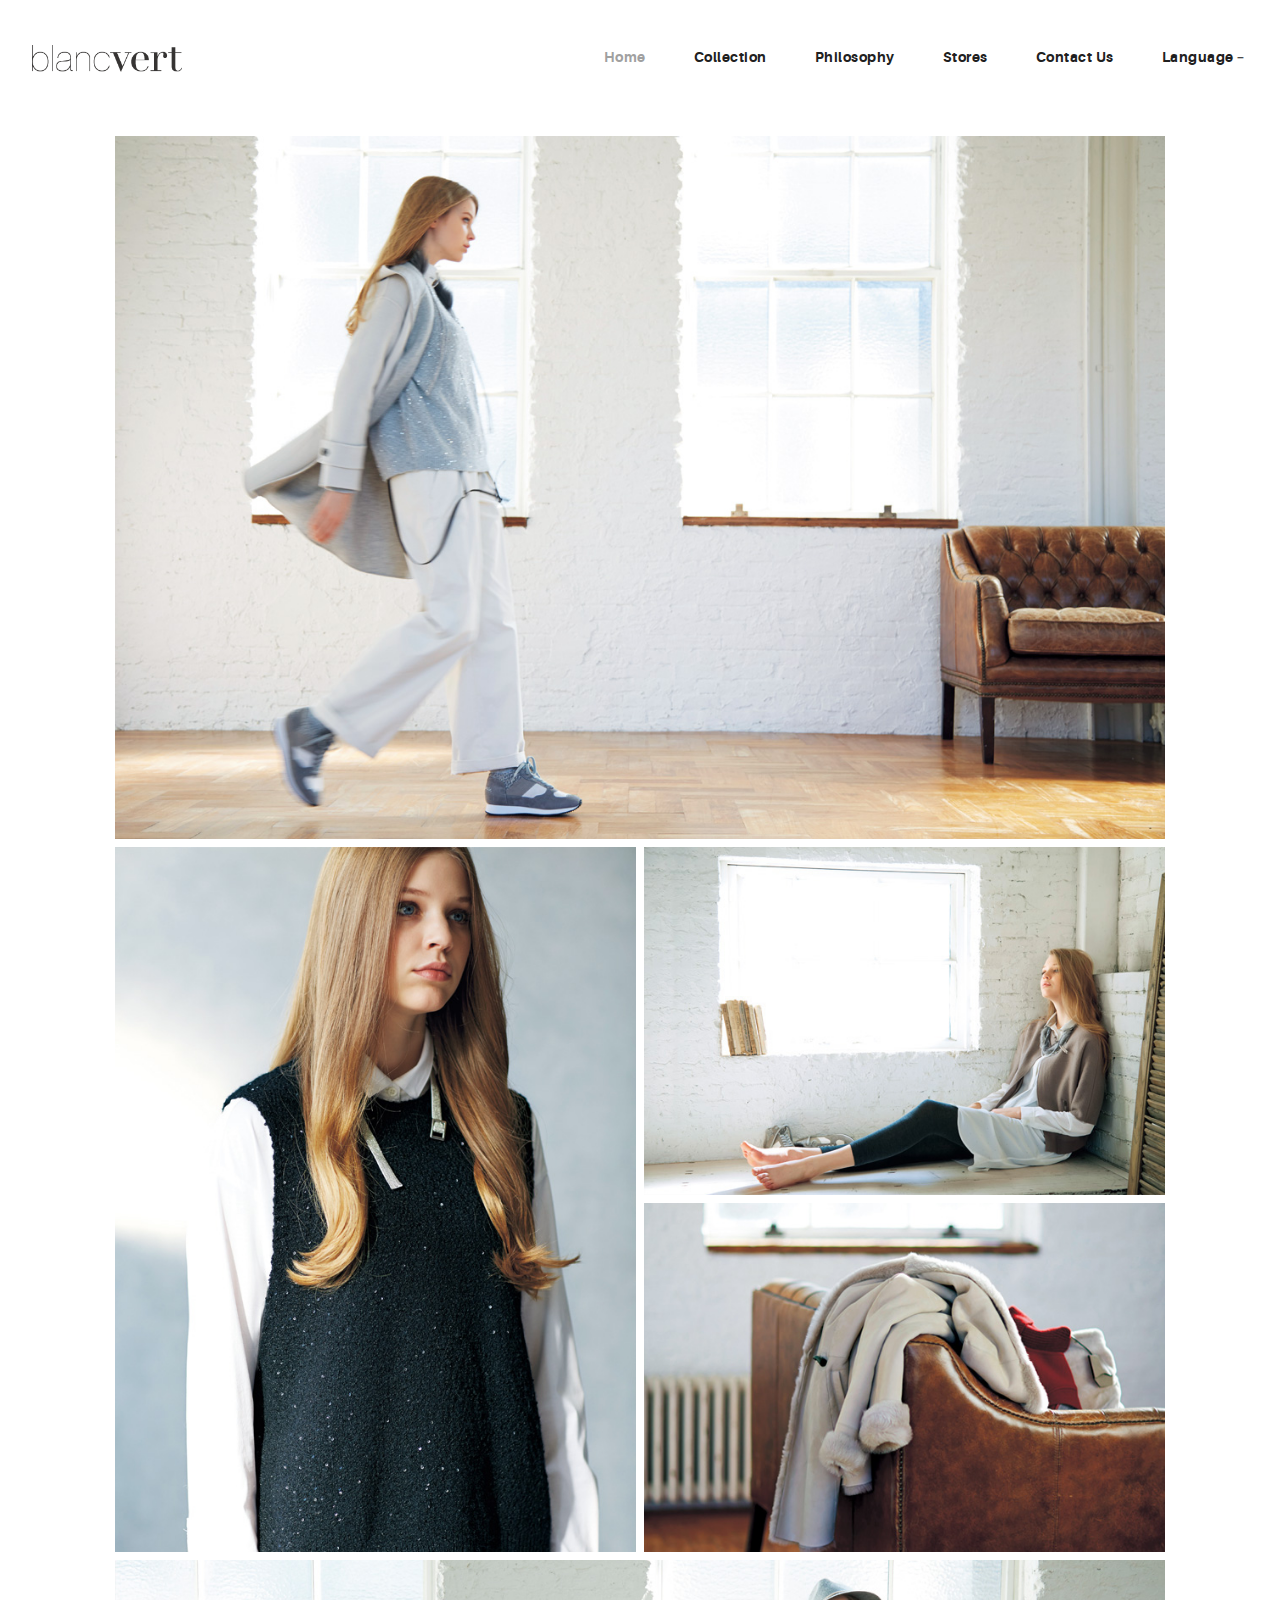
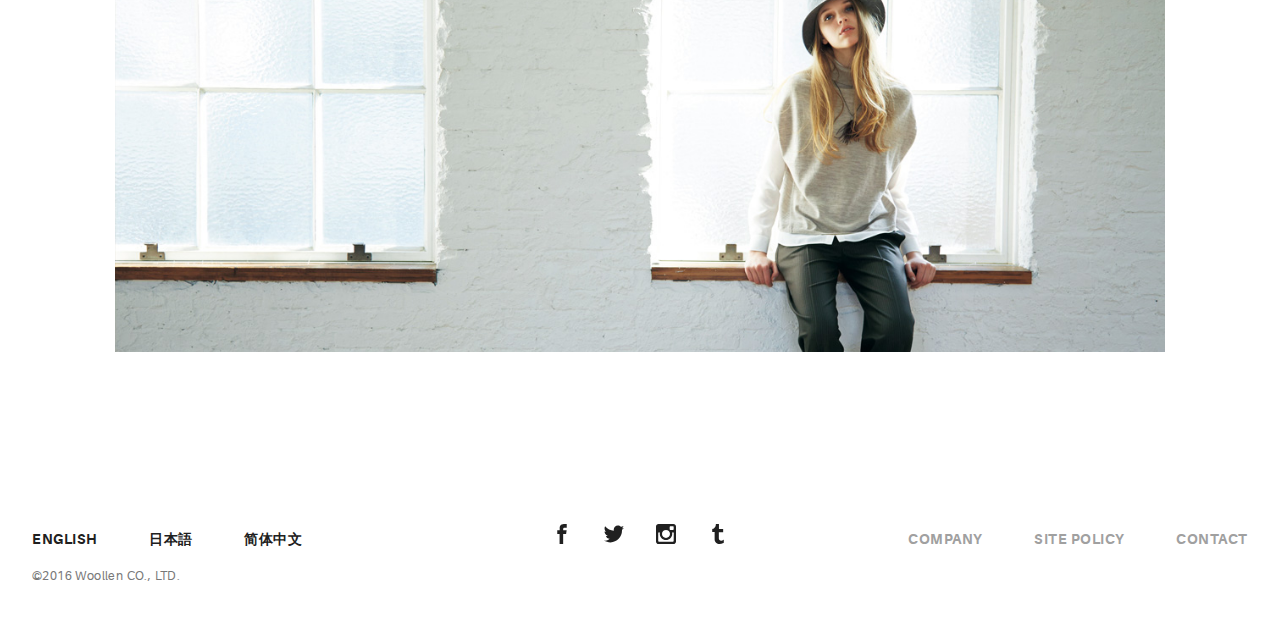
<file: index.html>
<!DOCTYPE html>
<html>
  <head>
    <meta name="viewport" content="width=device-width, initial-scale=1.0">
    <meta charset="UTF-8">
    <title>blanc vert</title>
    <link rel="icon" type="image/svg+xml" href="assets/img/urku-ico.svg">
    <link rel="stylesheet" href="assets/css/aurora-pack.min.css">
    <link rel="stylesheet" href="assets/css/aurora-theme-base.min.css">
    <link rel="stylesheet" href="assets/css/urku.css">
  </head>
  <body class="top-fixed">
    <header class="ae-container-fluid ae-container-fluid--full rk-header ">
      <input type="checkbox" id="mobile-menu" class="rk-mobile-menu">
      <label for="mobile-menu">
        <svg>
          <use xlink:href="assets/img/symbols.svg#bar"></use>
        </svg>
        <svg>
          <use xlink:href="assets/img/symbols.svg#bar"></use>
        </svg>
        <svg>
          <use xlink:href="assets/img/symbols.svg#bar"></use>
        </svg>
      </label>
      <div class="ae-container-fluid rk-topbar">
        <h1 class="rk-logo"><a href="index.html"><img src="assets/img/BVlogo.png"></a></h1>
        <nav class="rk-navigation">
          <ul class="rk-menu">
            <li class="active rk-menu__item"><a href="EN_index.html" class="rk-menu__link">Home</a>
            </li>
            <li class="rk-menu__item"><a href="EN_Collection.html" class="rk-menu__link">Collection</a>
            </li>
            <li class="rk-menu__item"><a href="EN_Philosophy.html" class="rk-menu__link">Philosophy</a>
            </li>
            <li class="rk-menu__item"><a href="EN_Stores.html" class="rk-menu__link">Stores</a>
            </li>
            <li class="rk-menu__item"><a href="EN_Contact.html" class="rk-menu__link">Contact Us</a>
            </li>
            <li class="rk-menu__item"><a href="#" class="rk-menu__link">Language﹣</a>
              <nav class="rk-menu__sub">
                <ul class="rk-container">
                  <li class="rk-menu__item"><a href="EN_index.html" class="rk-menu__link">ENGLISH</a></li>
                  <li class="rk-menu__item"><a href="JP_index.html" class="rk-menu__link">日本語</a></li>
                  <li class="rk-menu__item"><a href="CN_index.html" class="rk-menu__link">简体中文</a></li>
                </ul>
              </nav>
            </li>
          </ul>
        </nav>
      </div>
    </header>
    
    <section class="ae-container-fluid rk-main">
      <input type="radio" name="layout-ctrl" checked id="layout-base" class="layout-ctrl-input">
      
       <section class="ae-container-fluid ae-container-fluid--inner loading rk-portfolio ">
        
            <div class="rk-portfolio__items">
            
            <p class="rk-item rk-item--flex item-1 rk-size-12 rk-tosize-6 rk-landscape ">
            <div class="item-meta">
              <h2></h2>
              <p></p>
            </div>
            </p>


            <a href="EN_Collection.html" class="rk-item rk-item--flex item-10 rk-size-6 rk-tosize-3 rk-portrait rk-tosquare">
            <div class="item-meta  rk-tosmallfont">
              <h2>Collection</h2>
              <p></p>
            </div>
            </a>
          
            <div class="rk-items-cont rk-size-6 rk-tosize-6">
            <a href="EN_Philosophy.html" class="rk-item rk-item--flex item-11 rk-size-12 rk-tosize-6 rk-landscape rk-tosquare">
              <div class="item-meta">
                <h2>Philosophy</h2>
                <p></p>
              </div>
            </a>

            <a href="EN_Stores.html" class="rk-item rk-item--flex item-12 rk-size-12 rk-tosize-6 rk-landscape rk-tosquare">
              <div class="item-meta">
                <h2>Stores</h2>
                <p></p>
              </div>
            </a>
            </div>

            <a href="EN_Contact.html" class="rk-item rk-item--flex item-17 rk-size-12 rk-tosize-6 rk-landscape Contact-size">
            <div class="item-meta">
              <h2>Contact Us</h2>
              <p></p>
            </div>
            </a>
          </div>
        </div>
      </section>
    </section>
    <footer class="ae-container-fluid rk-footer ">
      <div class="ae-grid ae-grid--collapse">
        <div class="ae-grid__item item-lg-4 au-xs-ta-center au-lg-ta-left">
          <ul class="rk-menu rk-footer-menu">
            <li class="rk-menu__item"><a href="EN_index.html" class="rk-menu__link">ENGLISH</a>
            </li>
            <li class="rk-menu__item"><a href="JP_index.html" class="rk-menu__link">日本語</a>
            </li>
            <li class="rk-menu__item"><a href="CN_index.html" class="rk-menu__link">简体中文</a>
            </li>
          </ul>
          <p class="rk-footer__text rk-footer__copy ">©2016 Woollen CO., LTD.</p>
        </div>
        <div class="ae-grid__item item-lg-4 au-xs-ta-center"><a href="#0" class="rk-social-btn ">
            <svg>
              <use xlink:href="assets/img/symbols.svg#icon-facebook"></use>
            </svg></a><a href="#0" class="rk-social-btn ">
            <svg>
              <use xlink:href="assets/img/symbols.svg#icon-twitter"></use>
            </svg></a><a href="#0" class="rk-social-btn ">
            <svg>
              <use xlink:href="assets/img/symbols.svg#icon-pinterest"></use>
            </svg></a><a href="#0" class="rk-social-btn ">
            <svg>
              <use xlink:href="assets/img/symbols.svg#icon-tumblr"></use>
            </svg></a></div>
        <div class="ae-grid__item item-lg-4 au-xs-ta-center au-lg-ta-right">
          <ul class="rk-menu rk-footer-menu">
            <li class="active rk-menu__item"><a href="http://woollen.co.jp/" class="rk-menu__link">COMPANY</a>
            </li>
            <li class="active rk-menu__item"><a href="http://woollen.co.jp/site_policy/" class="rk-menu__link">SITE POLICY</a>
            </li>
            <li class="active rk-menu__item"><a href="http://woollen.co.jp/contact/" class="rk-menu__link">CONTACT</a>
            </li>
          </ul>
        </div>
      </div>
    </footer>
    <script src="assets/js/svg4everybody.min.js"></script>
    <script>svg4everybody();</script>
  </body>
</html>
</file>
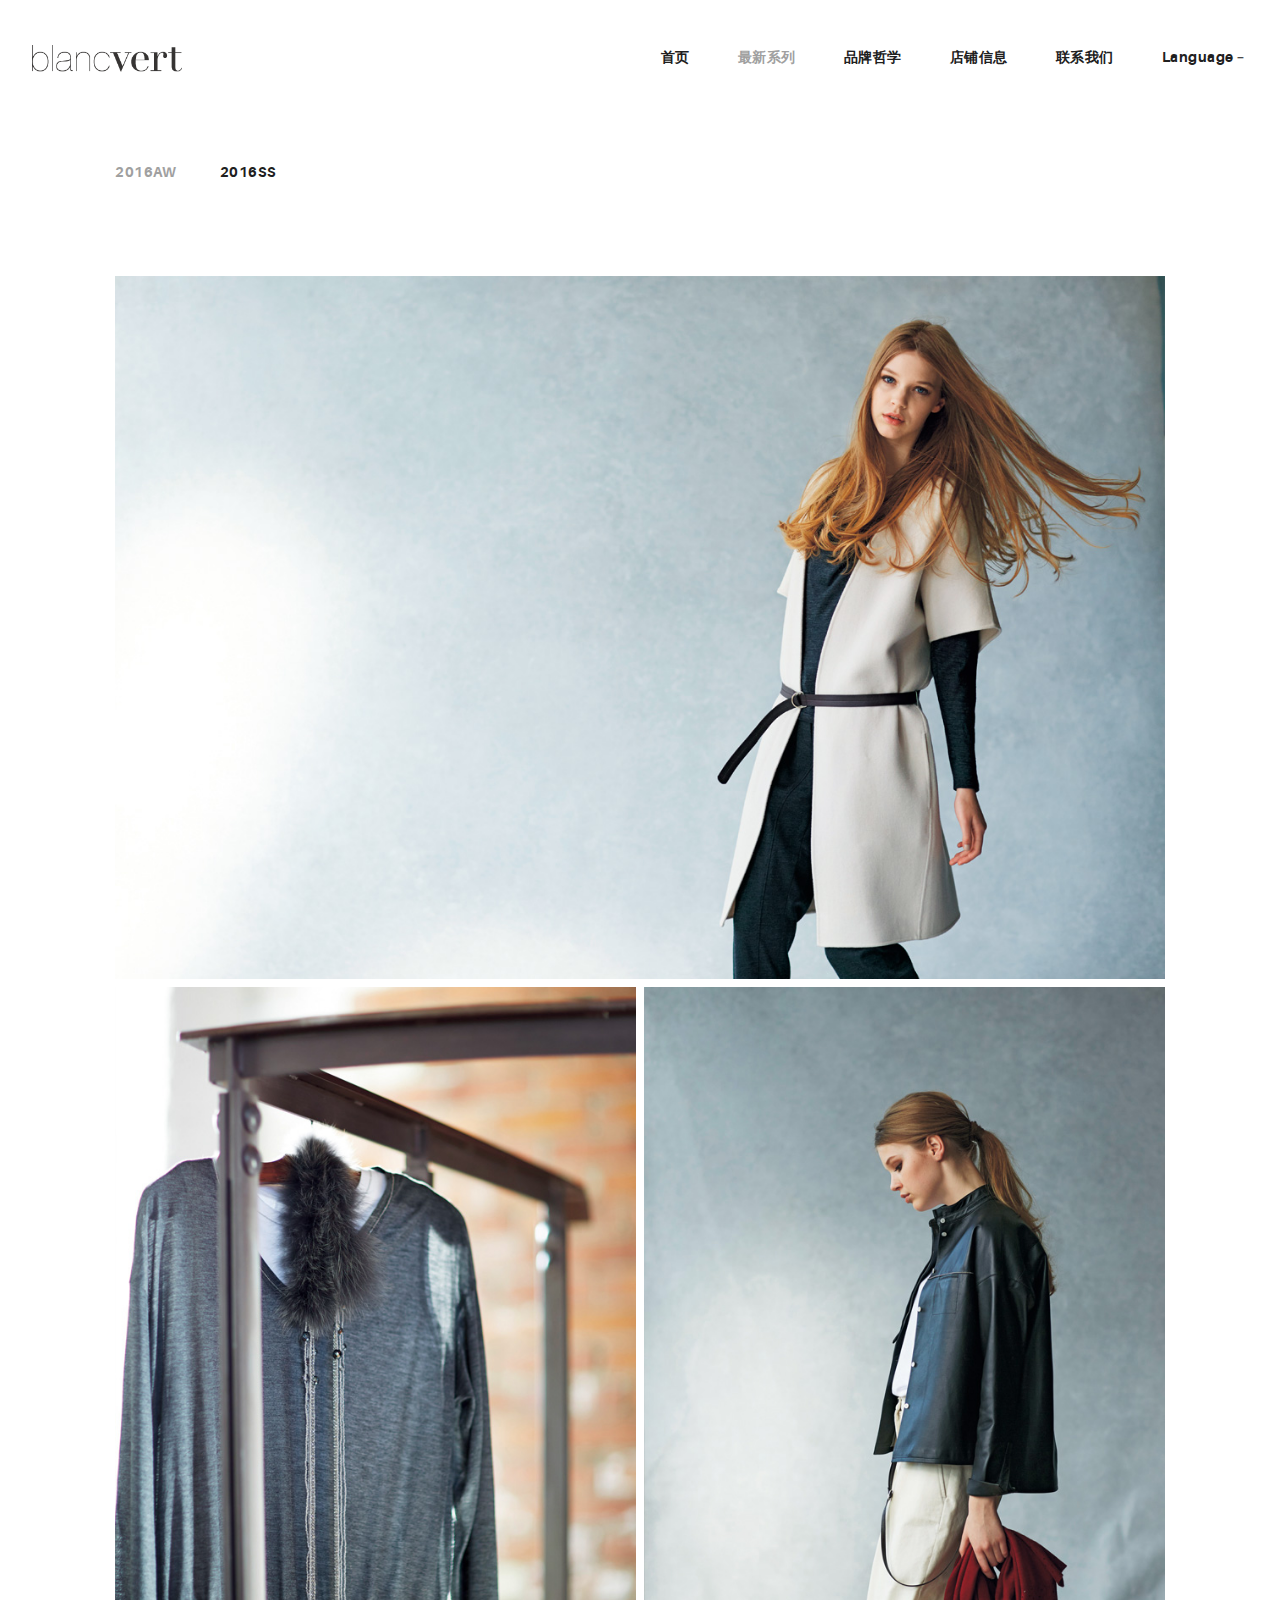
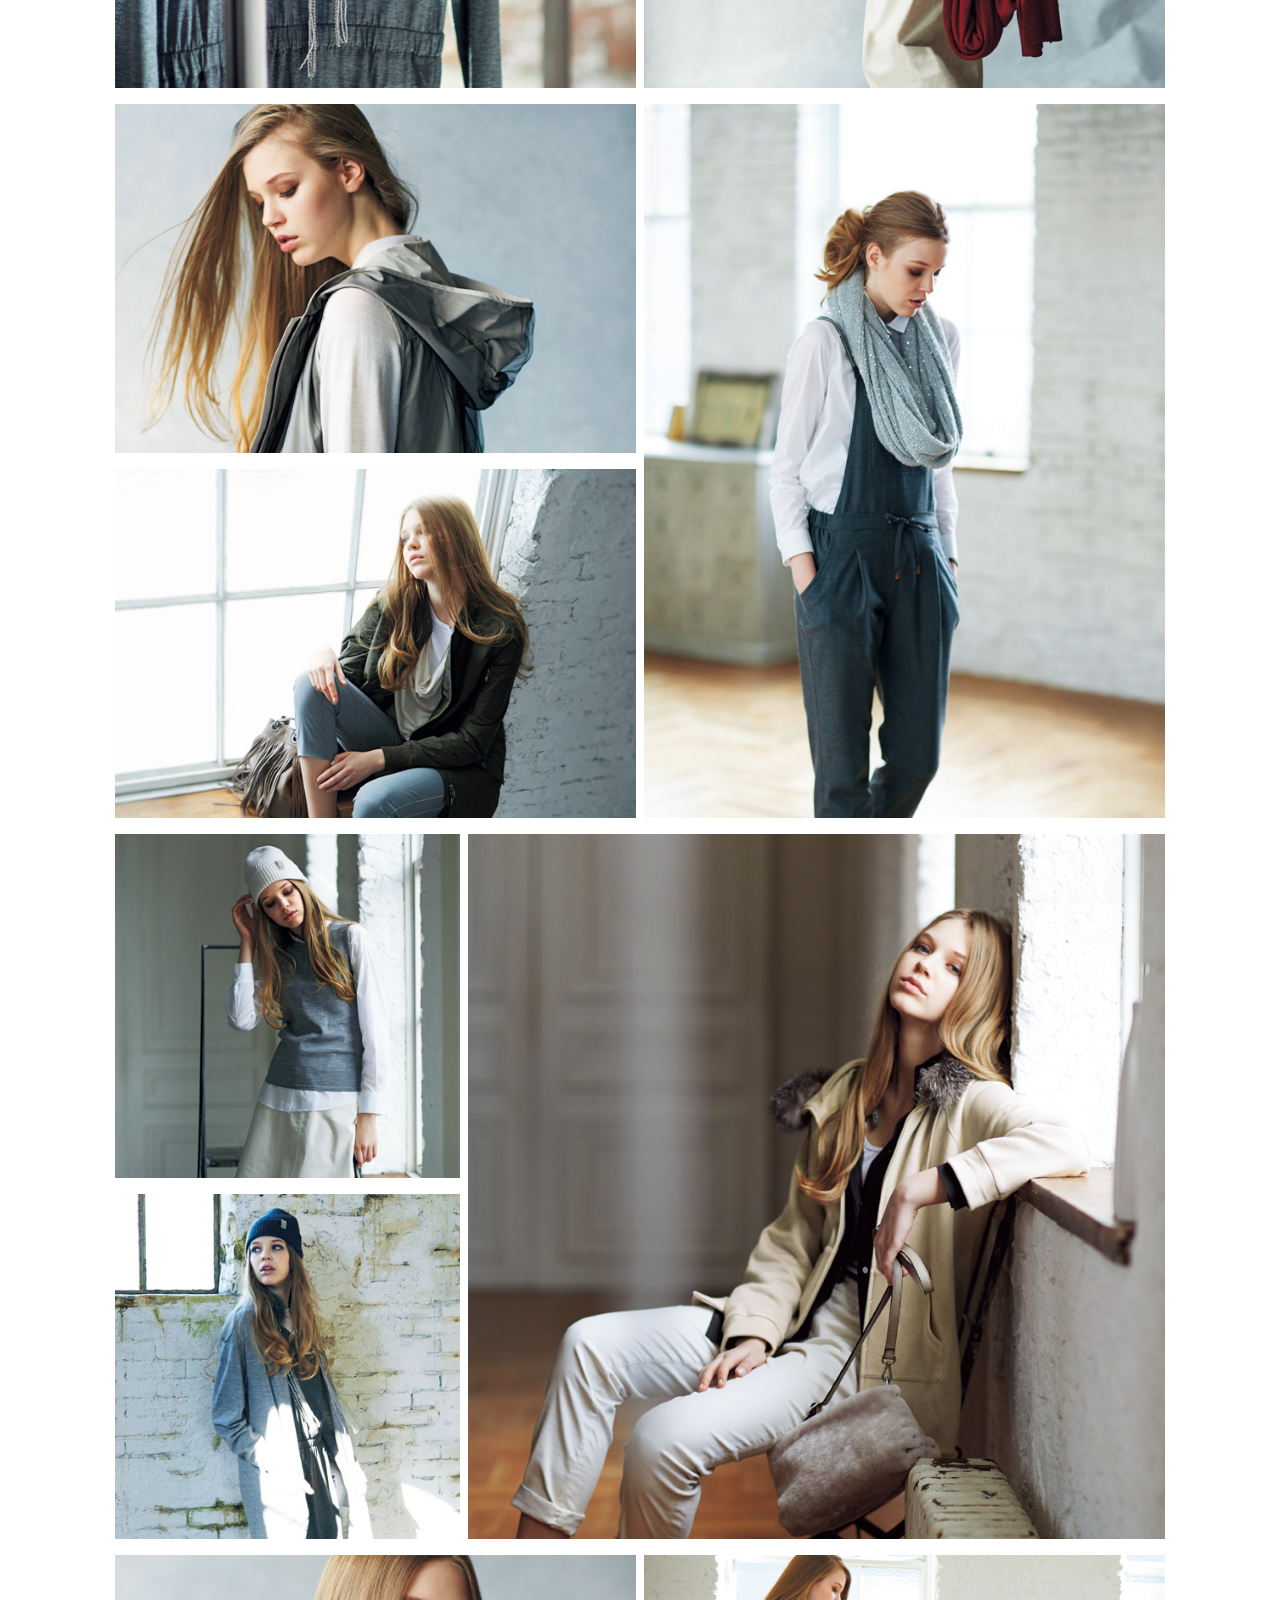
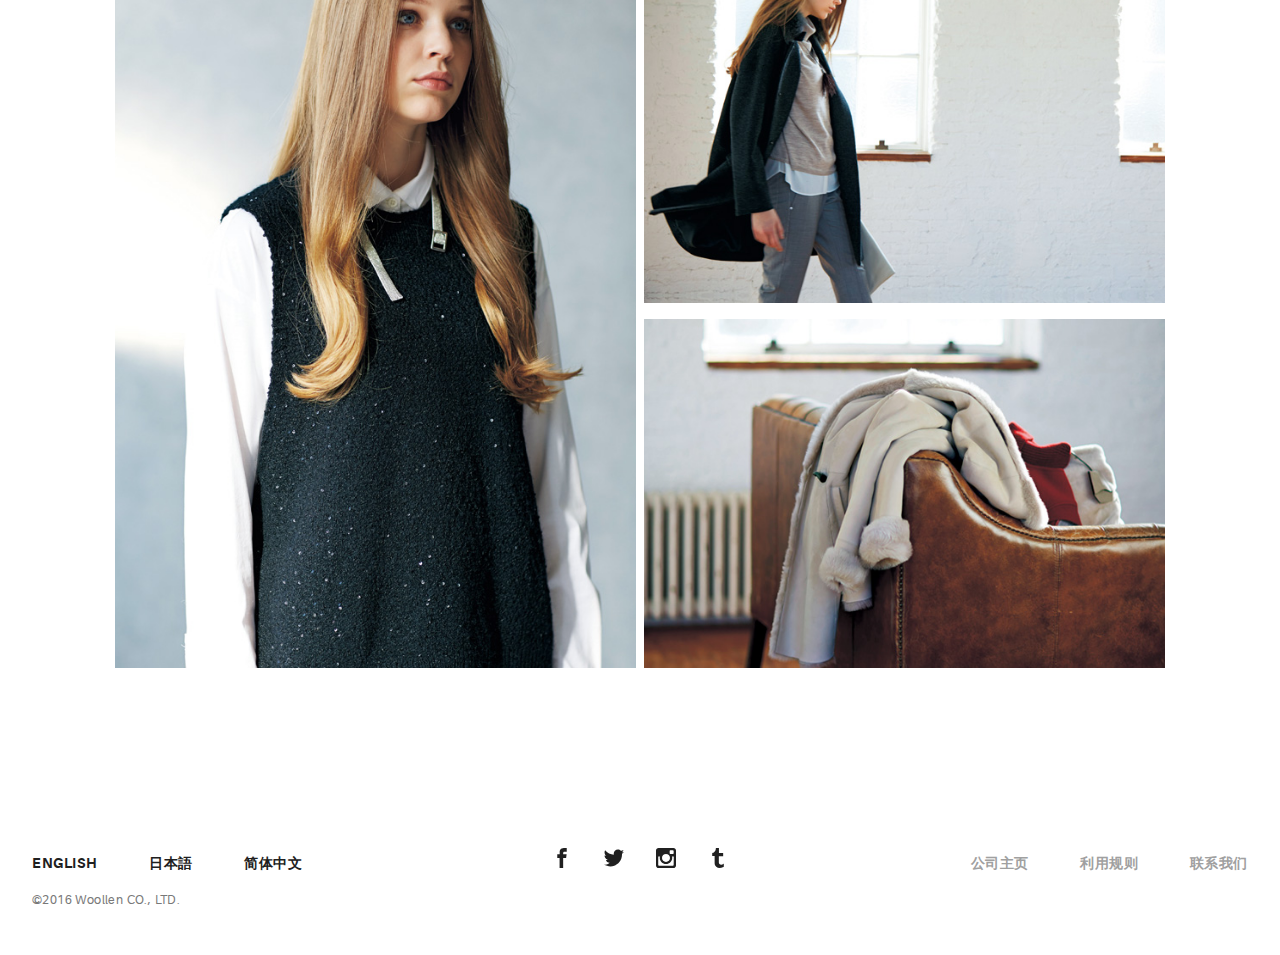
<file: CN_2016AW.html>
<!DOCTYPE html>
<html>
  <head>
    <meta name="viewport" content="width=device-width, initial-scale=1.0">
    <meta charset="UTF-8">
    <title>blanc vert</title>
    <link rel="icon" type="image/svg+xml" href="assets/img/urku-ico.svg">
    <link rel="stylesheet" href="assets/css/aurora-pack.min.css">
    <link rel="stylesheet" href="assets/css/aurora-theme-base.min.css">
    <link rel="stylesheet" href="assets/css/urku.css">
  </head>
  <body class="top-fixed">
    <header class="ae-container-fluid ae-container-fluid--full rk-header ">
      <input type="checkbox" id="mobile-menu" class="rk-mobile-menu">
      <label for="mobile-menu">
        <svg>
          <use xlink:href="assets/img/symbols.svg#bar"></use>
        </svg>
        <svg>
          <use xlink:href="assets/img/symbols.svg#bar"></use>
        </svg>
        <svg>
          <use xlink:href="assets/img/symbols.svg#bar"></use>
        </svg>
      </label>
      <div class="ae-container-fluid rk-topbar">
        <h1 class="rk-logo"><a href="index.html"><img src="assets/img/BVlogo.png"><sup></sup></a></h1>
        <nav class="rk-navigation">
          <ul class="rk-menu">
            <li class="rk-menu__item"><a href="CN_index.html" class="rk-menu__link">首页</a>
            </li>
            <li class="active rk-menu__item"><a href="CN_Collection.html" class="rk-menu__link">最新系列</a>
            </li>
            <li class="rk-menu__item"><a href="CN_Philosophy.html" class="rk-menu__link">品牌哲学</a>
            </li>
            <li class="rk-menu__item"><a href="CN_Stores.html" class="rk-menu__link">店铺信息</a>
            </li>
            <li class="rk-menu__item"><a href="CN_Contact.html" class="rk-menu__link">联系我们</a>
            </li>
            <li class="rk-menu__item"><a href="#" class="rk-menu__link">Language﹣</a>
              <nav class="rk-menu__sub">
                <ul class="rk-container">
                  <li class="rk-menu__item"><a href="EN_index.html" class="rk-menu__link">ENGLISH</a></li>
                  <li class="rk-menu__item"><a href="JP_index.html" class="rk-menu__link">日本語</a></li>
                  <li class="rk-menu__item"><a href="CN_index.html" class="rk-menu__link">简体中文</a></li>
                </ul>
              </nav>
            </li>
          </ul>
        </nav>
      </div>
    </header>

    <section class="ae-container-fluid ae-container-fluid--inner rk-portfolio rk-main">
      <div class="au-xs-ta-center au-lg-ta-left">
        <ul class="rk-menu rk-categories-menu">
          <li class="active rk-menu__item"><a href="CN_2016AW.html" class="rk-menu__link">2016AW</a>
          </li>
          <li class="rk-menu__item"><a href="CN_2016SS.html" class="rk-menu__link">2016SS</a>
          </li>
        </ul>
      </div>
      <div class="rk-portfolio__items"><a class="rk-item rk-item--flex item-2016AW-1 rk-size-12 rk-tosize-6 rk-landscape ">
          <div class="item-meta">
            <h2>2016AW</h2>
            <p> </p>
          </div></a><a class="rk-item-new rk-item--flex item-2016AW-2 rk-size-6  rk-portrait ">
          <div class="item-meta">
            <h2></h2>
            <p></p>
          </div></a><a class="rk-item-new  rk-item--flex item-2016AW-3 rk-size-6 rk-tosize-4 rk-portrait rk-tosquare">
          <div class="item-meta">
            <h2></h2>
            <p></p>
          </div></a>
        <div class="rk-items-cont rk-size-6 rk-tosize-8"><a class="rk-item-new  rk-item--flex item-2016AW-4 rk-size-12 rk-tosize-6 rk-landscape ">
            <div class="item-meta">
              <h2></h2>
              <p></p>
            </div></a><a class="rk-item-new  rk-item--flex item-2016AW-5 rk-size-12 rk-tosize-6 rk-landscape ">
            <div class="item-meta">
              <h2></h2>
              <p></p>
            </div></a>
        </div><a class="rk-item-new  rk-item--flex item-2016AW-6 rk-size-6 rk-tosize-4 rk-portrait rk-tosquare">
          <div class="item-meta">
            <h2></h2>
            <p></p>
          </div></a>
        <div class="rk-items-cont rk-size-4 rk-tosize-8"><a class="rk-item-new  rk-item--flex item-2016AW-7 rk-size-12 rk-tosize-6 rk-square ">
            <div class="item-meta">
              <h2></h2>
              <p></p>
            </div></a><a class="rk-item-new  rk-item--flex item-2016AW-8 rk-size-12 rk-tosize-6 rk-square ">
            <div class="item-meta">
              <h2></h2>
              <p></p>
            </div></a>
        </div><a class="rk-item-new  rk-item--flex item-2016AW-9 rk-size-8 rk-tosize-3 rk-square ">
          <div class="item-meta">
            <h2></h2>
            <p></p>
          </div></a><a class="rk-item-new  rk-item--flex item-2016AW-10 rk-size-6 rk-tosize-3 rk-portrait rk-tosquare">
          <div class="item-meta  rk-tosmallfont">
            <h2></h2>
            <p></p>
          </div></a>
        <div class="rk-items-cont rk-size-6 rk-tosize-6"><a class="rk-item-new  rk-item--flex item-2016AW-11 rk-size-12 rk-tosize-6 rk-landscape rk-tosquare">
            <div class="item-meta">
              <h2></h2>
              <p></p>
            </div></a><a class="rk-item-new  rk-item--flex item-2016AW-12 rk-size-12 rk-tosize-6 rk-landscape rk-tosquare">
            <div class="item-meta">
              <h2></h2>
              <p>Packaging</p>
            </div></a>
        </div>
      </div>
    </section>
    <footer class="ae-container-fluid rk-footer ">
      <div class="ae-grid ae-grid--collapse">
        <div class="ae-grid__item item-lg-4 au-xs-ta-center au-lg-ta-left">
          <ul class="rk-menu rk-footer-menu">
            <li class="rk-menu__item"><a href="EN_index.html" class="rk-menu__link">ENGLISH</a>
            </li>
            <li class="rk-menu__item"><a href="JP_index.html" class="rk-menu__link">日本語</a>
            </li>
            <li class="rk-menu__item"><a href="CN_index.html" class="rk-menu__link">简体中文</a>
            </li>
          </ul>
          <p class="rk-footer__text rk-footer__copy ">©2016 Woollen CO., LTD.</p>
        </div>
        <div class="ae-grid__item item-lg-4 au-xs-ta-center"><a href="#0" class="rk-social-btn ">
            <svg>
              <use xlink:href="assets/img/symbols.svg#icon-facebook"></use>
            </svg></a><a href="#0" class="rk-social-btn ">
            <svg>
              <use xlink:href="assets/img/symbols.svg#icon-twitter"></use>
            </svg></a><a href="#0" class="rk-social-btn ">
            <svg>
              <use xlink:href="assets/img/symbols.svg#icon-pinterest"></use>
            </svg></a><a href="#0" class="rk-social-btn ">
            <svg>
              <use xlink:href="assets/img/symbols.svg#icon-tumblr"></use>
            </svg></a></div>
        <div class="ae-grid__item item-lg-4 au-xs-ta-center au-lg-ta-right">
          <ul class="rk-menu rk-footer-menu">
            <li class="active rk-menu__item"><a href="http://woollen.co.jp/" class="rk-menu__link">公司主页</a>
            </li>
            <li class="active rk-menu__item"><a href="http://woollen.co.jp/site_policy/" class="rk-menu__link">利用规则</a>
            </li>
            <li class="active rk-menu__item"><a href="http://woollen.co.jp/contact/" class="rk-menu__link">联系我们</a>
            </li>
          </ul>
        </div>
      </div>
    </footer>
    <script src="assets/js/svg4everybody.min.js"></script>
    <script>svg4everybody();</script>
  </body>
</html>
</file>
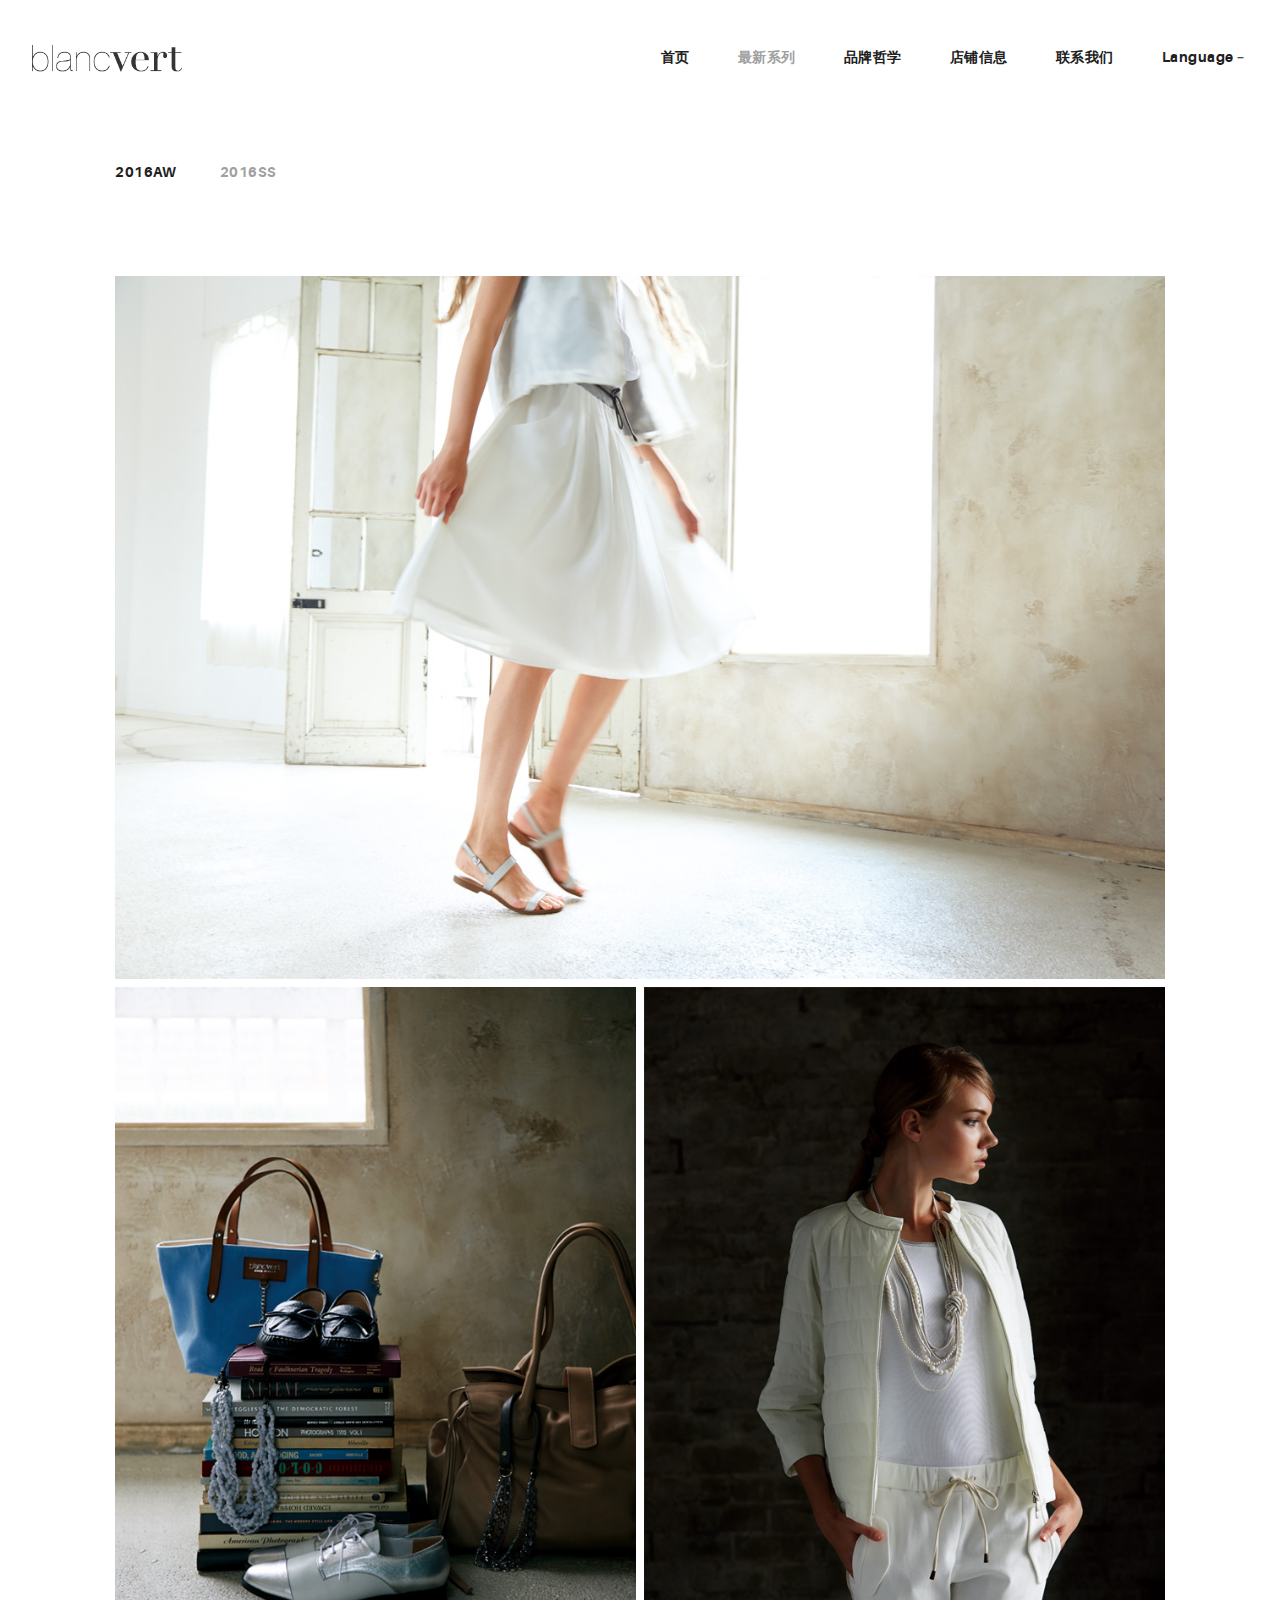
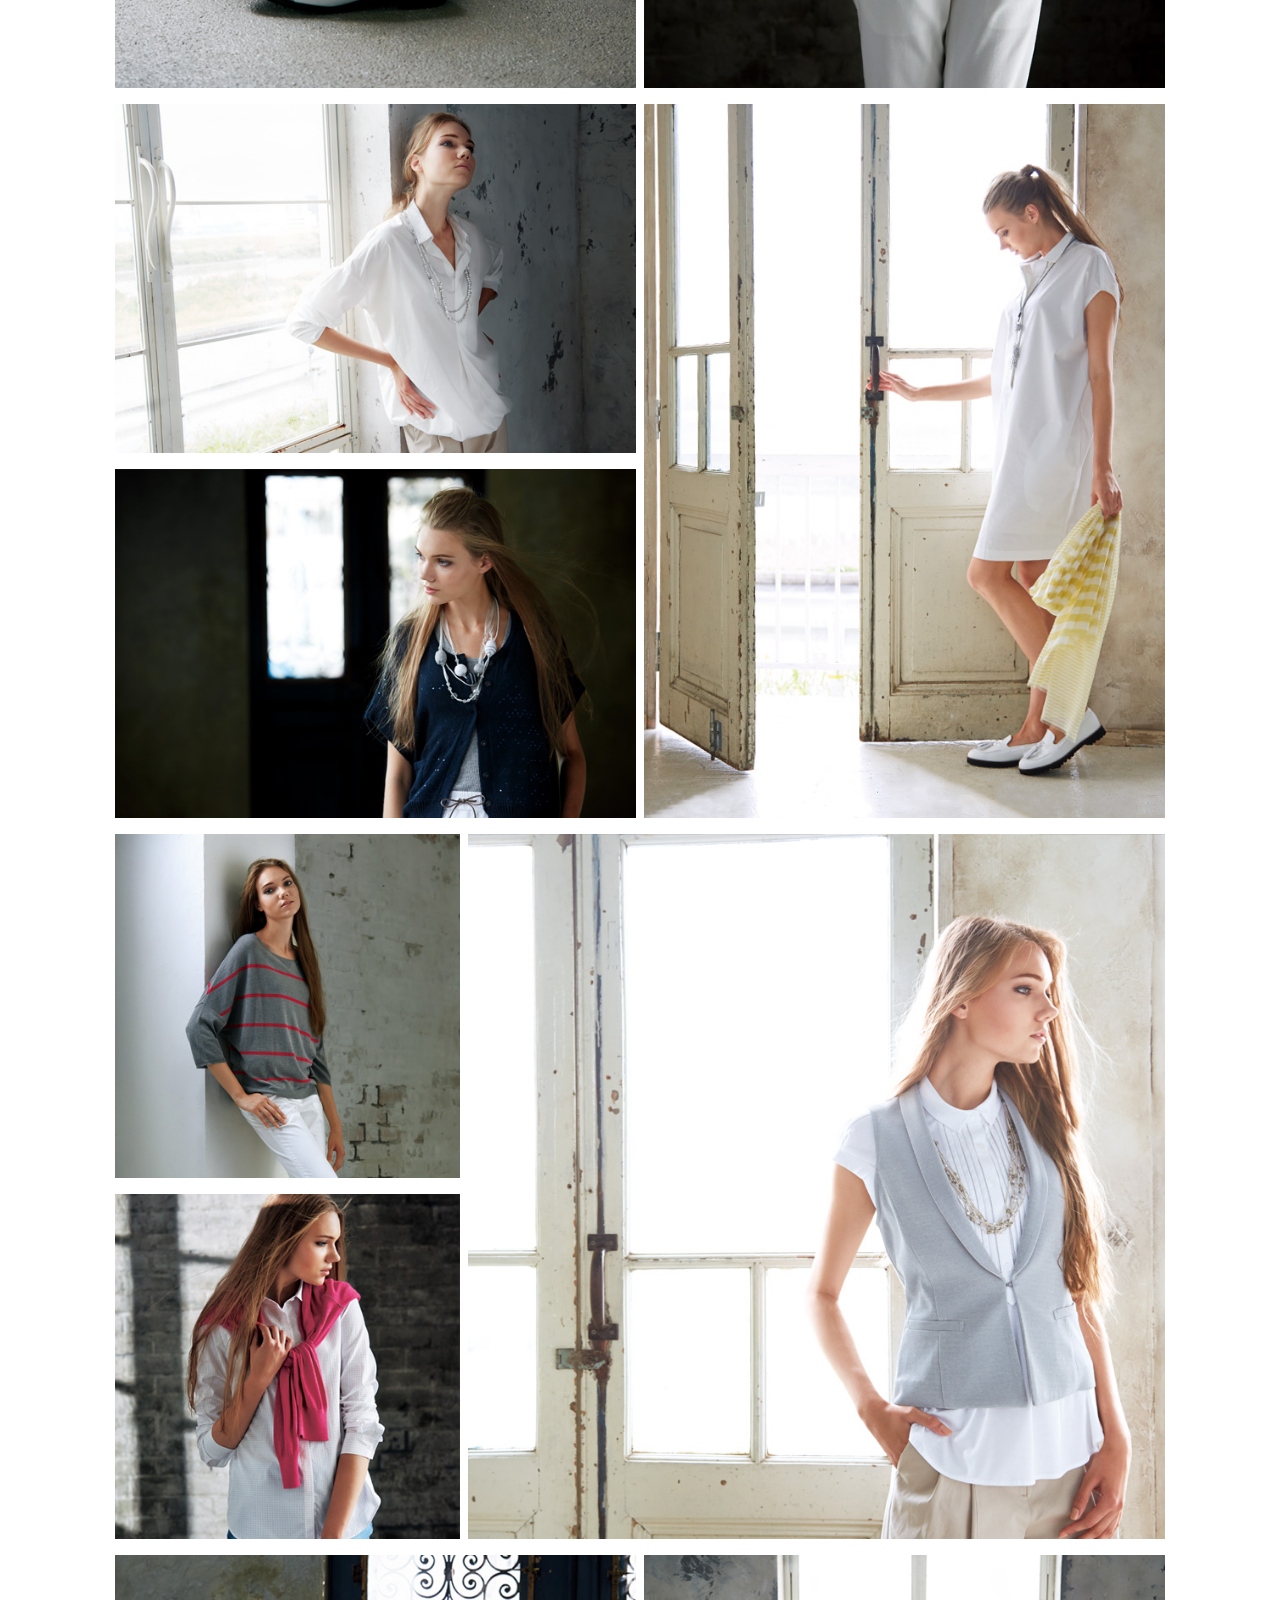
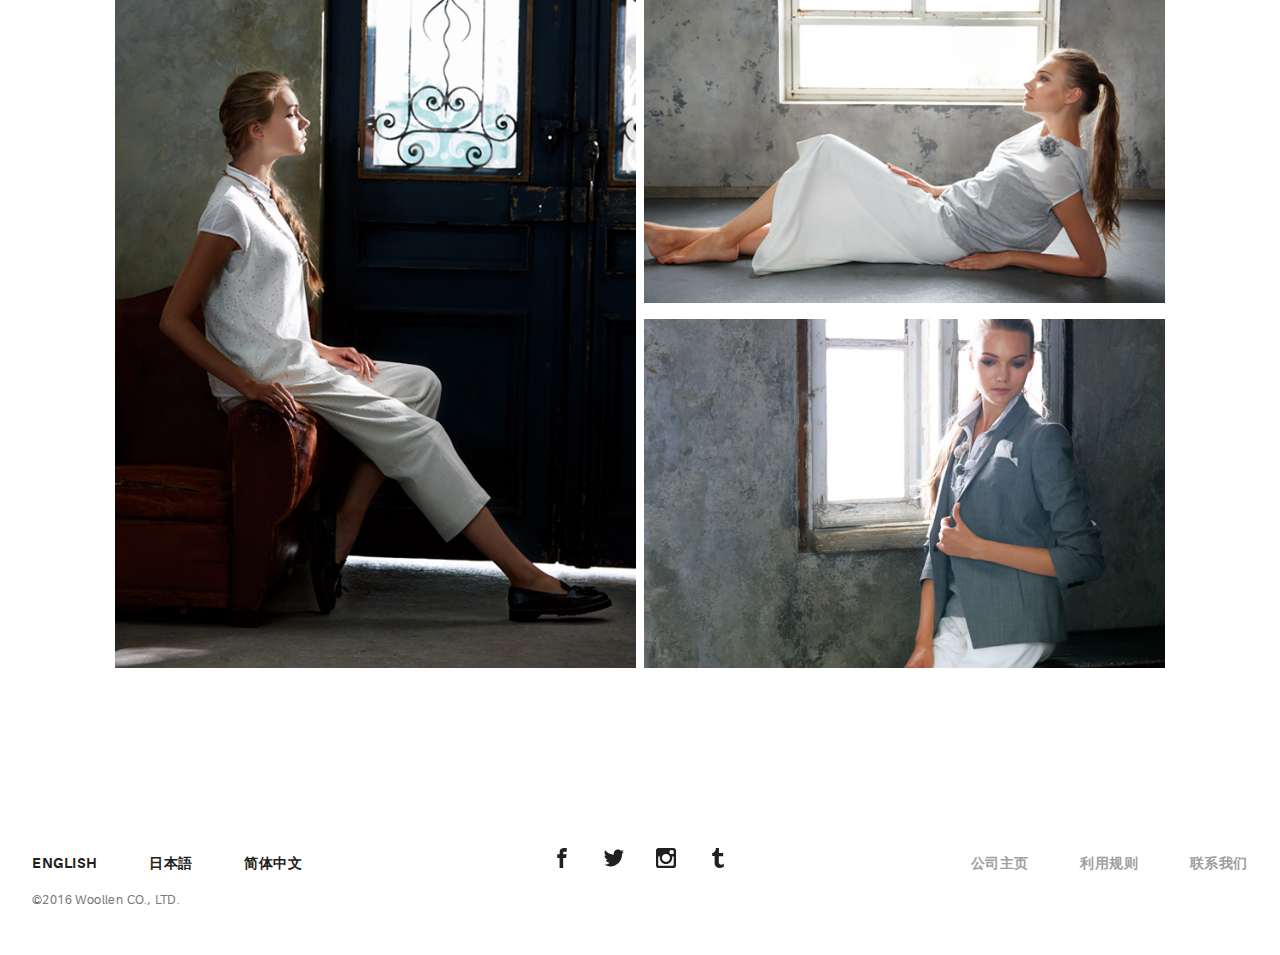
<file: CN_2016SS.html>
<!DOCTYPE html>
<html>
  <head>
    <meta name="viewport" content="width=device-width, initial-scale=1.0">
    <meta charset="UTF-8">
    <title>blanc vert</title>
    <link rel="icon" type="image/svg+xml" href="assets/img/urku-ico.svg">
    <link rel="stylesheet" href="assets/css/aurora-pack.min.css">
    <link rel="stylesheet" href="assets/css/aurora-theme-base.min.css">
    <link rel="stylesheet" href="assets/css/urku.css">
  </head>
  <body class="top-fixed">
    <header class="ae-container-fluid ae-container-fluid--full rk-header ">
      <input type="checkbox" id="mobile-menu" class="rk-mobile-menu">
      <label for="mobile-menu">
        <svg>
          <use xlink:href="assets/img/symbols.svg#bar"></use>
        </svg>
        <svg>
          <use xlink:href="assets/img/symbols.svg#bar"></use>
        </svg>
        <svg>
          <use xlink:href="assets/img/symbols.svg#bar"></use>
        </svg>
      </label>
      <div class="ae-container-fluid rk-topbar">
        <h1 class="rk-logo"><a href="index.html"><img src="assets/img/BVlogo.png"><sup></sup></a></h1>
        <nav class="rk-navigation">
          <ul class="rk-menu">
            <li class="rk-menu__item"><a href="CN_index.html" class="rk-menu__link">首页</a>
            </li>
            <li class="active rk-menu__item"><a href="CN_Collection.html" class="rk-menu__link">最新系列</a>
            </li>
            <li class="rk-menu__item"><a href="CN_Philosophy.html" class="rk-menu__link">品牌哲学</a>
            </li>
            <li class="rk-menu__item"><a href="CN_Stores.html" class="rk-menu__link">店铺信息</a>
            </li>
            <li class="rk-menu__item"><a href="CN_Contact.html" class="rk-menu__link">联系我们</a>
            </li>
            <li class="rk-menu__item"><a href="#" class="rk-menu__link">Language﹣</a>
              <nav class="rk-menu__sub">
                <ul class="rk-container">
                  <li class="rk-menu__item"><a href="EN_index.html" class="rk-menu__link">ENGLISH</a></li>
                  <li class="rk-menu__item"><a href="JP_index.html" class="rk-menu__link">日本語</a></li>
                  <li class="rk-menu__item"><a href="CN_index.html" class="rk-menu__link">简体中文</a></li>
                </ul>
              </nav>
            </li>
          </ul>
        </nav>
      </div>
    </header>

    <section class="ae-container-fluid ae-container-fluid--inner rk-portfolio rk-main">
      <div class="au-xs-ta-center au-lg-ta-left">
        <ul class="rk-menu rk-categories-menu">
          <li class="rk-menu__item"><a href="CN_2016AW.html" class="rk-menu__link">2016AW</a>
          </li>
          <li class="active rk-menu__item"><a href="CN_2016SS.html" class="rk-menu__link">2016SS</a>
          </li>
        </ul>
      </div>
      <div class="rk-portfolio__items"><a class="rk-item rk-item--flex item-2016SS-1 rk-size-12 rk-tosize-6 rk-landscape ">
          <div class="item-meta">
            <h2>2016SS</h2>
            <p> </p>
          </div></a><a class="rk-item-new rk-item--flex item-2016SS-2 rk-size-6  rk-portrait ">
          <div class="item-meta">
            <h2></h2>
            <p></p>
          </div></a><a class="rk-item-new  rk-item--flex item-2016SS-3 rk-size-6 rk-tosize-4 rk-portrait rk-tosquare">
          <div class="item-meta">
            <h2></h2>
            <p></p>
          </div></a>
        <div class="rk-items-cont rk-size-6 rk-tosize-8"><a class="rk-item-new  rk-item--flex item-2016SS-4 rk-size-12 rk-tosize-6 rk-landscape ">
            <div class="item-meta">
              <h2></h2>
              <p></p>
            </div></a><a class="rk-item-new  rk-item--flex item-2016SS-5 rk-size-12 rk-tosize-6 rk-landscape ">
            <div class="item-meta">
              <h2></h2>
              <p></p>
            </div></a>
        </div><a class="rk-item-new  rk-item--flex item-2016SS-6 rk-size-6 rk-tosize-4 rk-portrait rk-tosquare">
          <div class="item-meta">
            <h2></h2>
            <p></p>
          </div></a>
        <div class="rk-items-cont rk-size-4 rk-tosize-8"><a class="rk-item-new  rk-item--flex item-2016SS-7 rk-size-12 rk-tosize-6 rk-square ">
            <div class="item-meta">
              <h2></h2>
              <p></p>
            </div></a><a class="rk-item-new  rk-item--flex item-2016SS-8 rk-size-12 rk-tosize-6 rk-square ">
            <div class="item-meta">
              <h2></h2>
              <p></p>
            </div></a>
        </div><a class="rk-item-new  rk-item--flex item-2016SS-9 rk-size-8 rk-tosize-3 rk-square ">
          <div class="item-meta">
            <h2></h2>
            <p></p>
          </div></a><a class="rk-item-new  rk-item--flex item-2016SS-10 rk-size-6 rk-tosize-3 rk-portrait rk-tosquare">
          <div class="item-meta  rk-tosmallfont">
            <h2></h2>
            <p></p>
          </div></a>
        <div class="rk-items-cont rk-size-6 rk-tosize-6"><a class="rk-item-new  rk-item--flex item-2016SS-11 rk-size-12 rk-tosize-6 rk-landscape rk-tosquare">
            <div class="item-meta">
              <h2></h2>
              <p></p>
            </div></a><a class="rk-item-new  rk-item--flex item-2016SS-12 rk-size-12 rk-tosize-6 rk-landscape rk-tosquare">
            <div class="item-meta">
              <h2></h2>
              <p>Packaging</p>
            </div></a>
        </div>
      </div>
    </section>
    <footer class="ae-container-fluid rk-footer ">
      <div class="ae-grid ae-grid--collapse">
        <div class="ae-grid__item item-lg-4 au-xs-ta-center au-lg-ta-left">
          <ul class="rk-menu rk-footer-menu">
            <li class="rk-menu__item"><a href="EN_index.html" class="rk-menu__link">ENGLISH</a>
            </li>
            <li class="rk-menu__item"><a href="JP_index.html" class="rk-menu__link">日本語</a>
            </li>
            <li class="rk-menu__item"><a href="CN_index.html" class="rk-menu__link">简体中文</a>
            </li>
          </ul>
          <p class="rk-footer__text rk-footer__copy ">©2016 Woollen CO., LTD.</p>
        </div>
        <div class="ae-grid__item item-lg-4 au-xs-ta-center"><a href="#0" class="rk-social-btn ">
            <svg>
              <use xlink:href="assets/img/symbols.svg#icon-facebook"></use>
            </svg></a><a href="#0" class="rk-social-btn ">
            <svg>
              <use xlink:href="assets/img/symbols.svg#icon-twitter"></use>
            </svg></a><a href="#0" class="rk-social-btn ">
            <svg>
              <use xlink:href="assets/img/symbols.svg#icon-pinterest"></use>
            </svg></a><a href="#0" class="rk-social-btn ">
            <svg>
              <use xlink:href="assets/img/symbols.svg#icon-tumblr"></use>
            </svg></a></div>
        <div class="ae-grid__item item-lg-4 au-xs-ta-center au-lg-ta-right">
          <ul class="rk-menu rk-footer-menu">
            <li class="active rk-menu__item"><a href="http://woollen.co.jp/" class="rk-menu__link">公司主页</a>
            </li>
            <li class="active rk-menu__item"><a href="http://woollen.co.jp/site_policy/" class="rk-menu__link">利用规则</a>
            </li>
            <li class="active rk-menu__item"><a href="http://woollen.co.jp/contact/" class="rk-menu__link">联系我们</a>
            </li>
          </ul>
        </div>
      </div>
    </footer>
    <script src="assets/js/svg4everybody.min.js"></script>
    <script>svg4everybody();</script>
  </body>
</html>
</file>
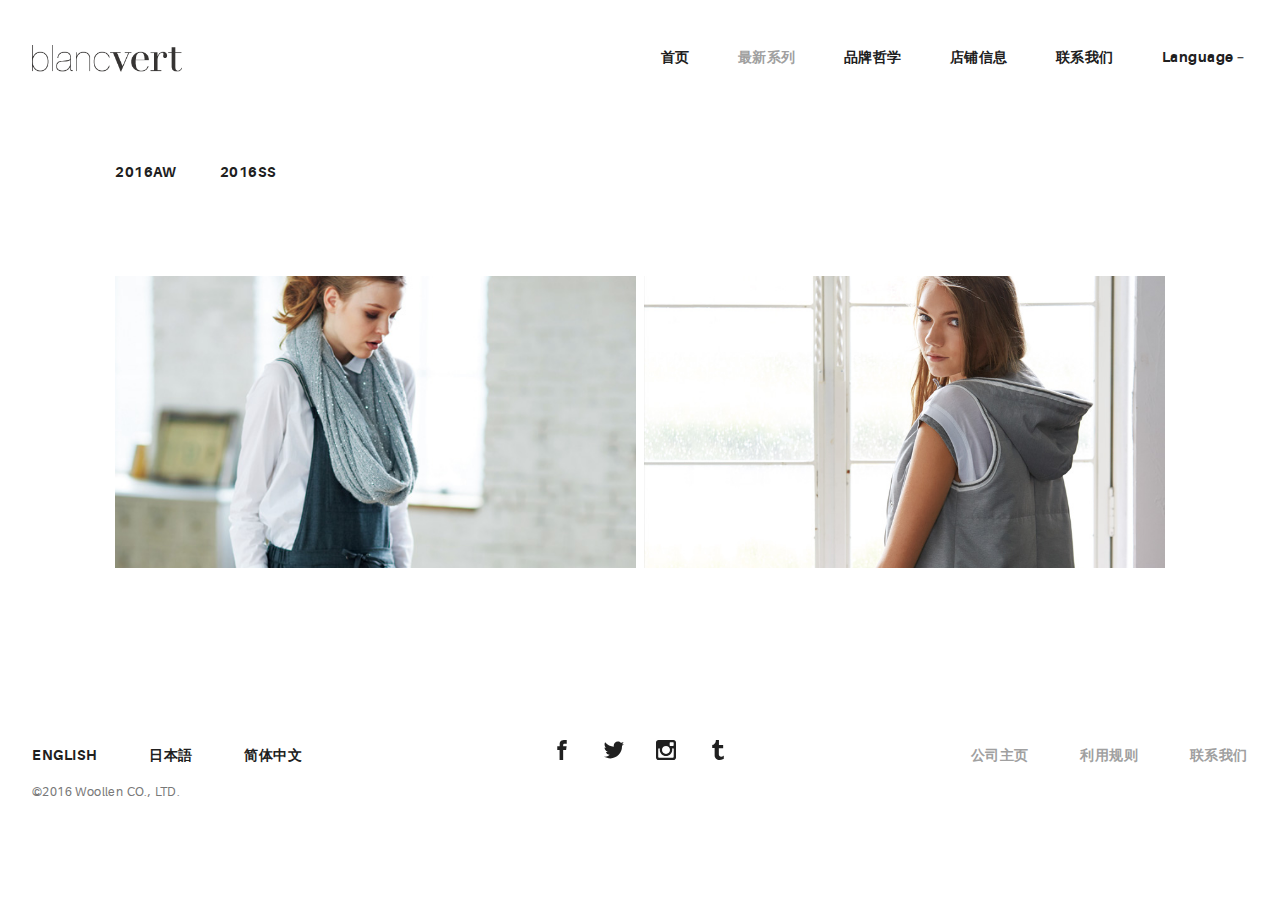
<file: CN_Collection.html>
<!DOCTYPE html>
<html>
  <head>
    <meta name="viewport" content="width=device-width, initial-scale=1.0">
    <meta charset="UTF-8">
    <title>blanc vert</title>
    <link rel="icon" type="image/svg+xml" href="assets/img/urku-ico.svg">
    <link rel="stylesheet" href="assets/css/aurora-pack.min.css">
    <link rel="stylesheet" href="assets/css/aurora-theme-base.min.css">
    <link rel="stylesheet" href="assets/css/urku.css">
  </head>
  <body class="top-fixed">
    <header class="ae-container-fluid ae-container-fluid--full rk-header ">
      <input type="checkbox" id="mobile-menu" class="rk-mobile-menu">
      <label for="mobile-menu">
        <svg>
          <use xlink:href="assets/img/symbols.svg#bar"></use>
        </svg>
        <svg>
          <use xlink:href="assets/img/symbols.svg#bar"></use>
        </svg>
        <svg>
          <use xlink:href="assets/img/symbols.svg#bar"></use>
        </svg>
      </label>
      <div class="ae-container-fluid rk-topbar">
        <h1 class="rk-logo"><a href="index.html"><img src="assets/img/BVlogo.png"></a></h1>
        <nav class="rk-navigation">
          <ul class="rk-menu">
            <li class="rk-menu__item"><a href="CN_index.html" class="rk-menu__link">首页</a>
            </li>
            <li class="active rk-menu__item"><a href="CN_Collection.html" class="rk-menu__link">最新系列</a>
            </li>
            <li class="rk-menu__item"><a href="CN_Philosophy.html" class="rk-menu__link">品牌哲学</a>
            </li>
            <li class="rk-menu__item"><a href="CN_Stores.html" class="rk-menu__link">店铺信息</a>
            </li>
            <li class="rk-menu__item"><a href="CN_Contact.html" class="rk-menu__link">联系我们</a>
            </li>
            <li class="rk-menu__item"><a href="#" class="rk-menu__link">Language﹣</a>
              <nav class="rk-menu__sub">
                <ul class="rk-container">
                  <li class="rk-menu__item"><a href="EN_index.html" class="rk-menu__link">ENGLISH</a></li>
                  <li class="rk-menu__item"><a href="JP_index.html" class="rk-menu__link">日本語</a></li>
                  <li class="rk-menu__item"><a href="CN_index.html" class="rk-menu__link">简体中文</a></li>
                </ul>
              </nav>
            </li>
          </ul>
        </nav>
      </div>
    </header>

    <section class="ae-container-fluid rk-main">
      <input type="radio" name="layout-ctrl" checked id="layout-base" class="layout-ctrl-input">
      
      <section class="ae-container-fluid ae-container-fluid--inner rk-portfolio">
        <div class="au-xs-ta-center au-lg-ta-left">
          <ul class="rk-menu rk-categories-menu">
            <li class="rk-menu__item"><a href="CN_2016AW.html" class="rk-menu__link">2016AW</a>
            </li>
            <li class="rk-menu__item"><a href="CN_2016SS.html" class="rk-menu__link">2016SS</a>
            </li>
          </ul>
        </div>
        <div class="rk-portfolio__items">

            <a href="CN_2016AW.html" class="rk-item rk-item--flex item-5 rk-size-6 content-height rk-square ">
            <div class="item-meta">
              <h2>2016AW</h2>
              <p></p>
            </div></a>
            <a href="CN_2016SS.html" class="rk-item rk-item--flex item-13 rk-size-6 content-height rk-tosize-3 rk-square ">
            <div class="item-meta">
              <h2>2016SS</h2>
              <p></p>
            </div></a>
              <p></p>
            </div></a>
        </div>
      </section>
    </section>
    <footer class="ae-container-fluid rk-footer ">
      <div class="ae-grid ae-grid--collapse">
        <div class="ae-grid__item item-lg-4 au-xs-ta-center au-lg-ta-left">
          <ul class="rk-menu rk-footer-menu">
            <li class="rk-menu__item"><a href="EN_index.html" class="rk-menu__link">ENGLISH</a>
            </li>
            <li class="rk-menu__item"><a href="JP_index.html" class="rk-menu__link">日本語</a>
            </li>
            <li class="rk-menu__item"><a href="CN_index.html" class="rk-menu__link">简体中文</a>
            </li>
          </ul>
          <p class="rk-footer__text rk-footer__copy ">©2016 Woollen CO., LTD.</p>
        </div>
        <div class="ae-grid__item item-lg-4 au-xs-ta-center"><a href="#0" class="rk-social-btn ">
            <svg>
              <use xlink:href="assets/img/symbols.svg#icon-facebook"></use>
            </svg></a><a href="#0" class="rk-social-btn ">
            <svg>
              <use xlink:href="assets/img/symbols.svg#icon-twitter"></use>
            </svg></a><a href="#0" class="rk-social-btn ">
            <svg>
              <use xlink:href="assets/img/symbols.svg#icon-pinterest"></use>
            </svg></a><a href="#0" class="rk-social-btn ">
            <svg>
              <use xlink:href="assets/img/symbols.svg#icon-tumblr"></use>
            </svg></a></div>
        <div class="ae-grid__item item-lg-4 au-xs-ta-center au-lg-ta-right">
          <ul class="rk-menu rk-footer-menu">
            <li class="active rk-menu__item"><a href="http://woollen.co.jp/" class="rk-menu__link">公司主页</a>
            </li>
            <li class="active rk-menu__item"><a href="http://woollen.co.jp/site_policy/" class="rk-menu__link">利用规则</a>
            </li>
            <li class="active rk-menu__item"><a href="http://woollen.co.jp/contact/" class="rk-menu__link">联系我们</a>
            </li>
          </ul>
        </div>
      </div>
    </footer>
    <script src="assets/js/svg4everybody.min.js"></script>
    <script>svg4everybody();</script>
  </body>
</html>
</file>
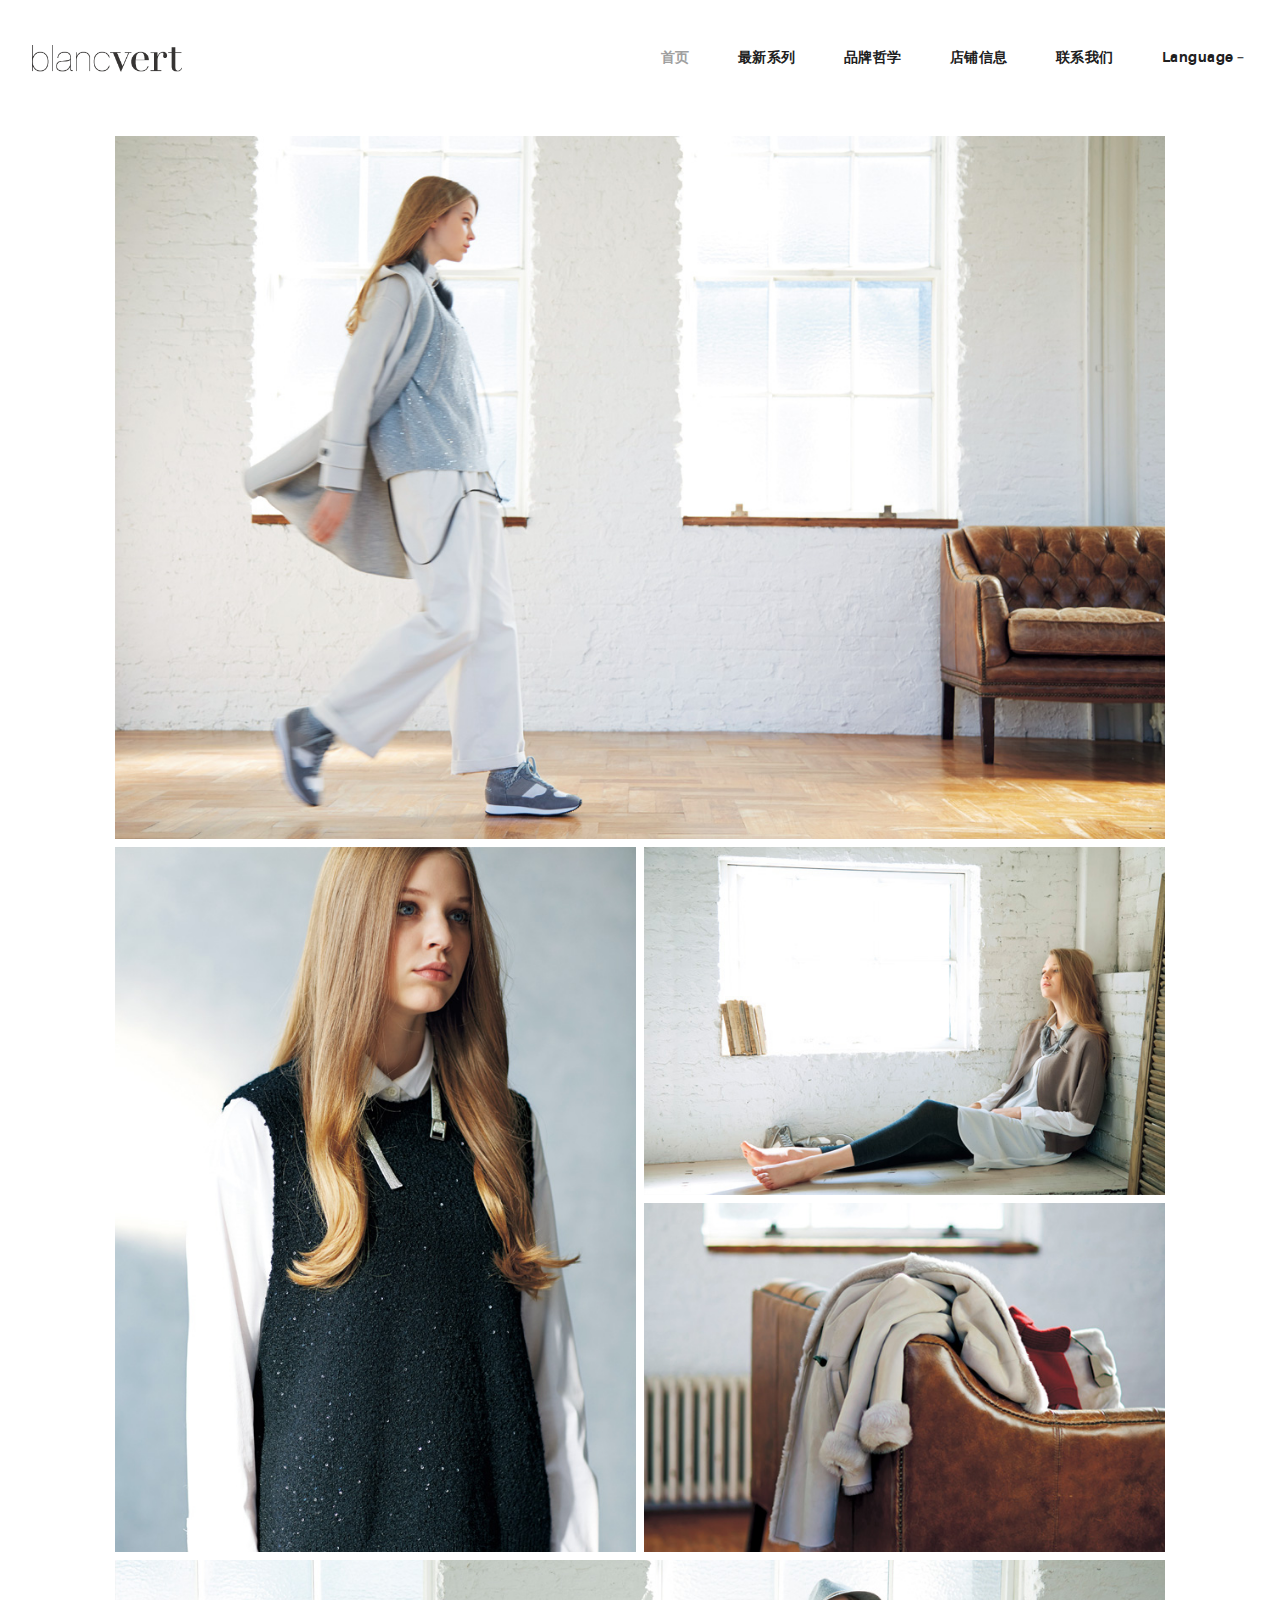
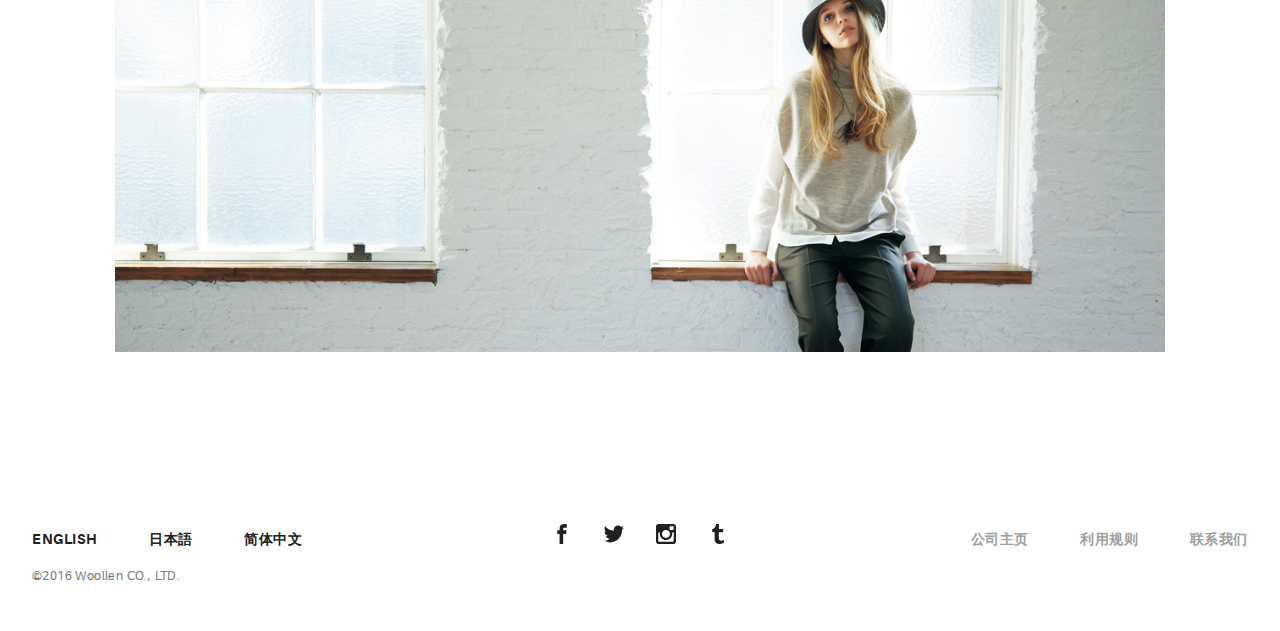
<file: CN_index.html>
<!DOCTYPE html>
<html>
  <head>
    <meta name="viewport" content="width=device-width, initial-scale=1.0">
    <meta charset="UTF-8">
    <title>blanc vert</title>
    <link rel="icon" type="image/svg+xml" href="assets/img/urku-ico.svg">
    <link rel="stylesheet" href="assets/css/aurora-pack.min.css">
    <link rel="stylesheet" href="assets/css/aurora-theme-base.min.css">
    <link rel="stylesheet" href="assets/css/urku.css">
  </head>
  <body class="top-fixed">
    <header class="ae-container-fluid ae-container-fluid--full rk-header ">
      <input type="checkbox" id="mobile-menu" class="rk-mobile-menu">
      <label for="mobile-menu">
        <svg>
          <use xlink:href="assets/img/symbols.svg#bar"></use>
        </svg>
        <svg>
          <use xlink:href="assets/img/symbols.svg#bar"></use>
        </svg>
        <svg>
          <use xlink:href="assets/img/symbols.svg#bar"></use>
        </svg>
      </label>
      <div class="ae-container-fluid rk-topbar">
        <h1 class="rk-logo"><a href="index.html"><img src="assets/img/BVlogo.png"></a></h1>
        <nav class="rk-navigation">
          <ul class="rk-menu">
            <li class="active rk-menu__item"><a href="CN_index.html" class="rk-menu__link">首页</a>
            </li>
            <li class="rk-menu__item"><a href="CN_Collection.html" class="rk-menu__link">最新系列</a>
            </li>
            <li class="rk-menu__item"><a href="CN_Philosophy.html" class="rk-menu__link">品牌哲学</a>
            </li>
            <li class="rk-menu__item"><a href="CN_Stores.html" class="rk-menu__link">店铺信息</a>
            </li>
            <li class="rk-menu__item"><a href="CN_Contact.html" class="rk-menu__link">联系我们</a>
            </li>
            <li class="rk-menu__item"><a href="#" class="rk-menu__link">Language﹣</a>
              <nav class="rk-menu__sub">
                <ul class="rk-container">
                  <li class="rk-menu__item"><a href="EN_index.html" class="rk-menu__link">ENGLISH</a></li>
                  <li class="rk-menu__item"><a href="JP_index.html" class="rk-menu__link">日本語</a></li>
                  <li class="rk-menu__item"><a href="CN_index.html" class="rk-menu__link">简体中文</a></li>
                </ul>
              </nav>
            </li>
          </ul>
        </nav>
      </div>
    </header>
    
    <section class="ae-container-fluid rk-main">
      <input type="radio" name="layout-ctrl" checked id="layout-base" class="layout-ctrl-input">
      
       <section class="ae-container-fluid ae-container-fluid--inner loading rk-portfolio ">
        
            <div class="rk-portfolio__items">
            
            <p class="rk-item rk-item--flex item-1 rk-size-12 rk-tosize-6 rk-landscape ">
            <div class="item-meta">
              <h2></h2>
              <p></p>
            </div>
            </p>


            <a href="CN_Collection.html" class="rk-item rk-item--flex item-10 rk-size-6 rk-tosize-3 rk-portrait rk-tosquare">
            <div class="item-meta  rk-tosmallfont">
              <h2>最新系列</h2>
              <p></p>
            </div>
            </a>
          
            <div class="rk-items-cont rk-size-6 rk-tosize-6">
            <a href="CN_Philosophy.html" class="rk-item rk-item--flex item-11 rk-size-12 rk-tosize-6 rk-landscape rk-tosquare">
              <div class="item-meta">
                <h2>品牌哲学</h2>
                <p></p>
              </div>
            </a>

            <a href="CN_Stores.html" class="rk-item rk-item--flex item-12 rk-size-12 rk-tosize-6 rk-landscape rk-tosquare">
              <div class="item-meta">
                <h2>店铺信息</h2>
                <p></p>
              </div>
            </a>
            </div>

            <a href="CN_Contact.html" class="rk-item rk-item--flex item-17 rk-size-12 rk-tosize-6 rk-landscape Contact-size">
            <div class="item-meta">
              <h2>联系我们</h2>
              <p></p>
            </div>
            </a>
          </div>
        </div>
      </section>
    </section>
    <footer class="ae-container-fluid rk-footer ">
      <div class="ae-grid ae-grid--collapse">
        <div class="ae-grid__item item-lg-4 au-xs-ta-center au-lg-ta-left">
          <ul class="rk-menu rk-footer-menu">
            <li class="rk-menu__item"><a href="EN_index.html" class="rk-menu__link">ENGLISH</a>
            </li>
            <li class="rk-menu__item"><a href="JP_index.html" class="rk-menu__link">日本語</a>
            </li>
            <li class="rk-menu__item"><a href="CN_index.html" class="rk-menu__link">简体中文</a>
            </li>
          </ul>
          <p class="rk-footer__text rk-footer__copy ">©2016 Woollen CO., LTD.</p>
        </div>
        <div class="ae-grid__item item-lg-4 au-xs-ta-center"><a href="#0" class="rk-social-btn ">
            <svg>
              <use xlink:href="assets/img/symbols.svg#icon-facebook"></use>
            </svg></a><a href="#0" class="rk-social-btn ">
            <svg>
              <use xlink:href="assets/img/symbols.svg#icon-twitter"></use>
            </svg></a><a href="#0" class="rk-social-btn ">
            <svg>
              <use xlink:href="assets/img/symbols.svg#icon-pinterest"></use>
            </svg></a><a href="#0" class="rk-social-btn ">
            <svg>
              <use xlink:href="assets/img/symbols.svg#icon-tumblr"></use>
            </svg></a></div>
        <div class="ae-grid__item item-lg-4 au-xs-ta-center au-lg-ta-right">
          <ul class="rk-menu rk-footer-menu">
            <li class="active rk-menu__item"><a href="http://woollen.co.jp/" class="rk-menu__link">公司主页</a>
            </li>
            <li class="active rk-menu__item"><a href="http://woollen.co.jp/site_policy/" class="rk-menu__link">利用规则</a>
            </li>
            <li class="active rk-menu__item"><a href="http://woollen.co.jp/contact/" class="rk-menu__link">联系我们</a>
            </li>
          </ul>
        </div>
      </div>
    </footer>
    <script src="assets/js/svg4everybody.min.js"></script>
    <script>svg4everybody();</script>
  </body>
</html>
</file>
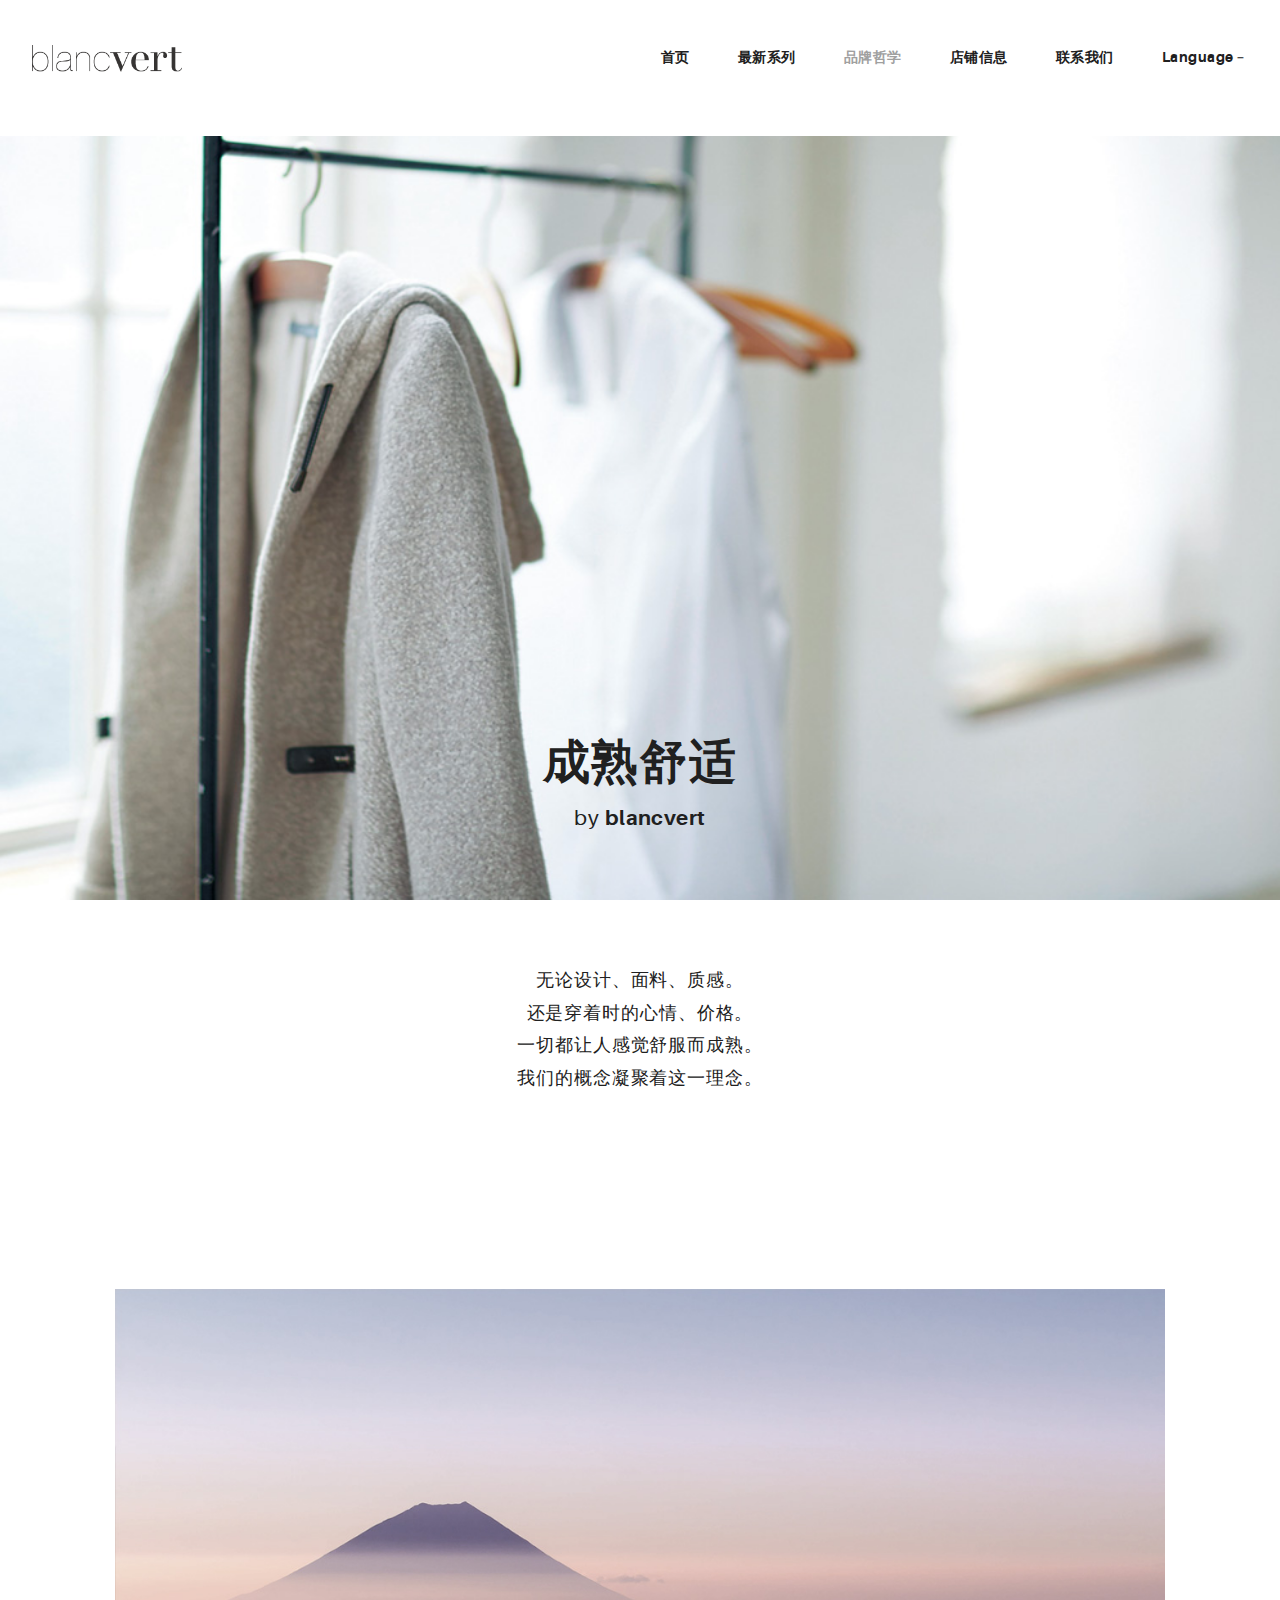
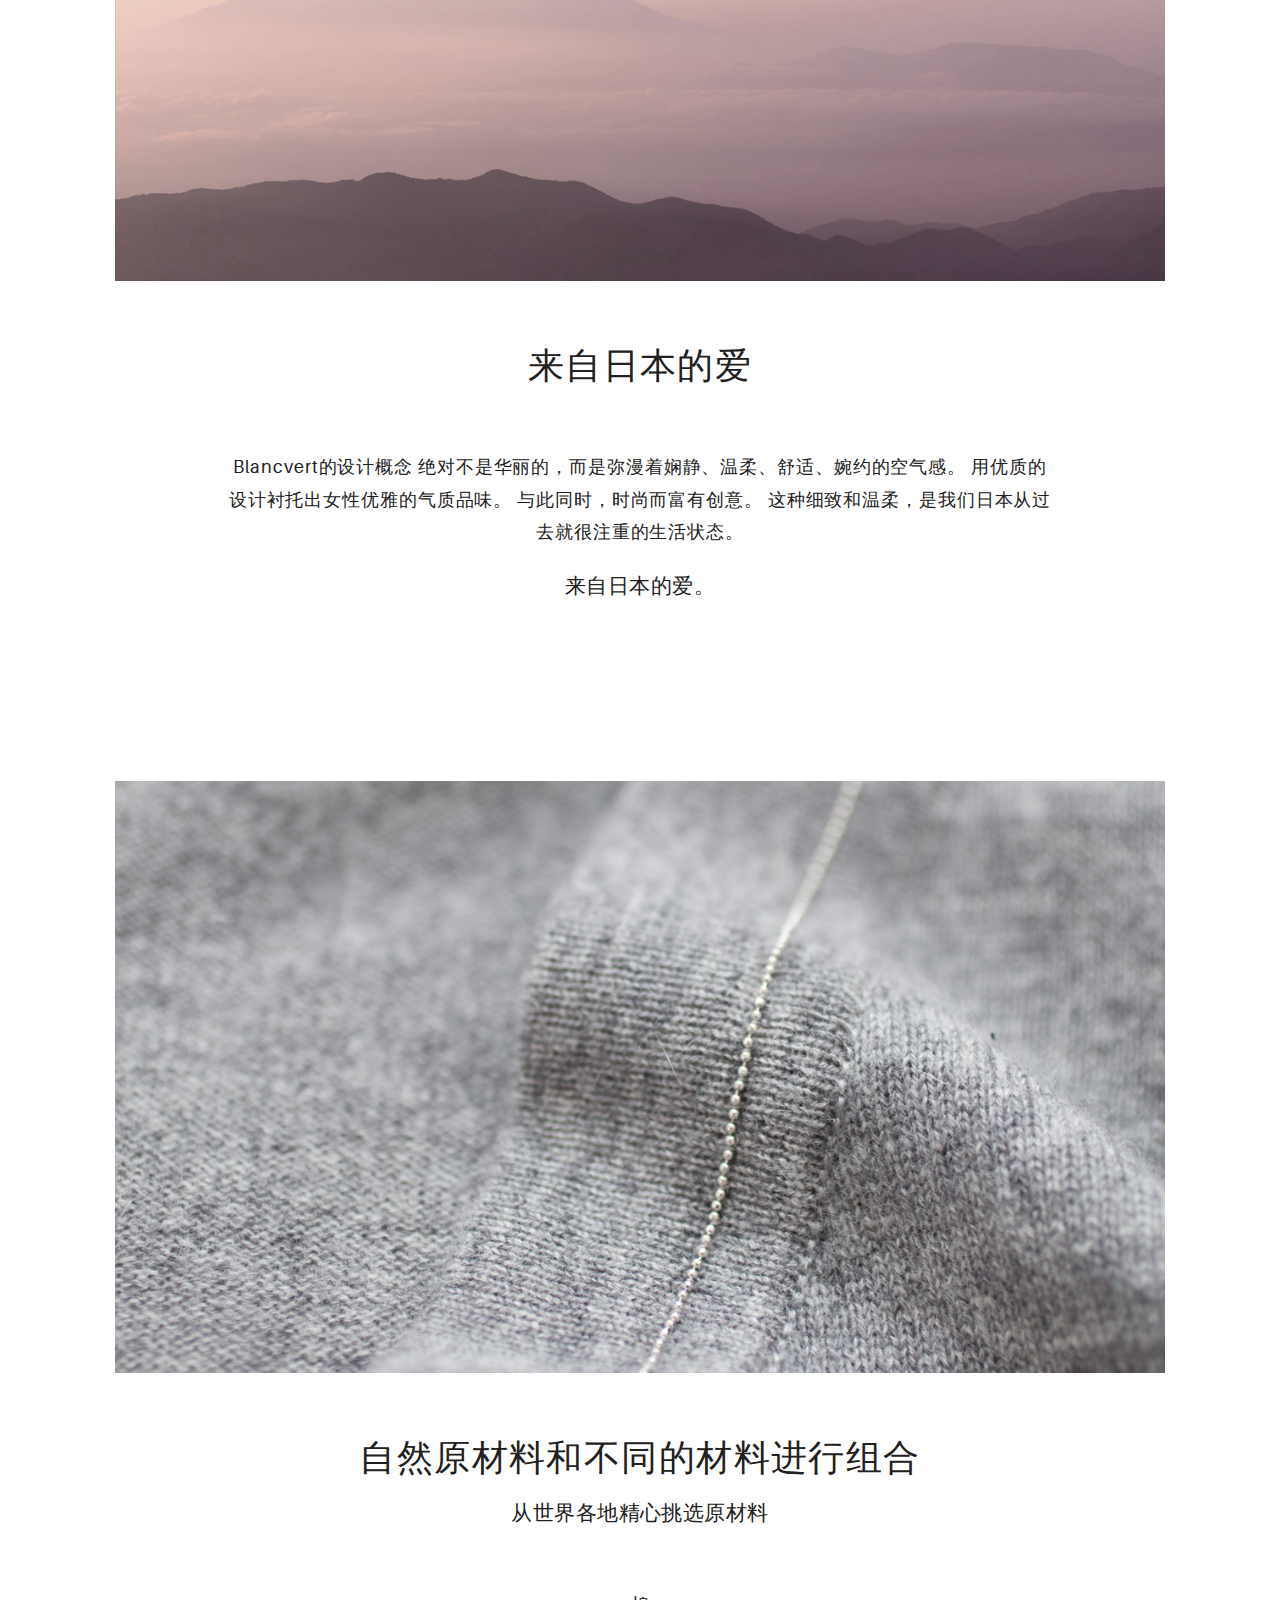
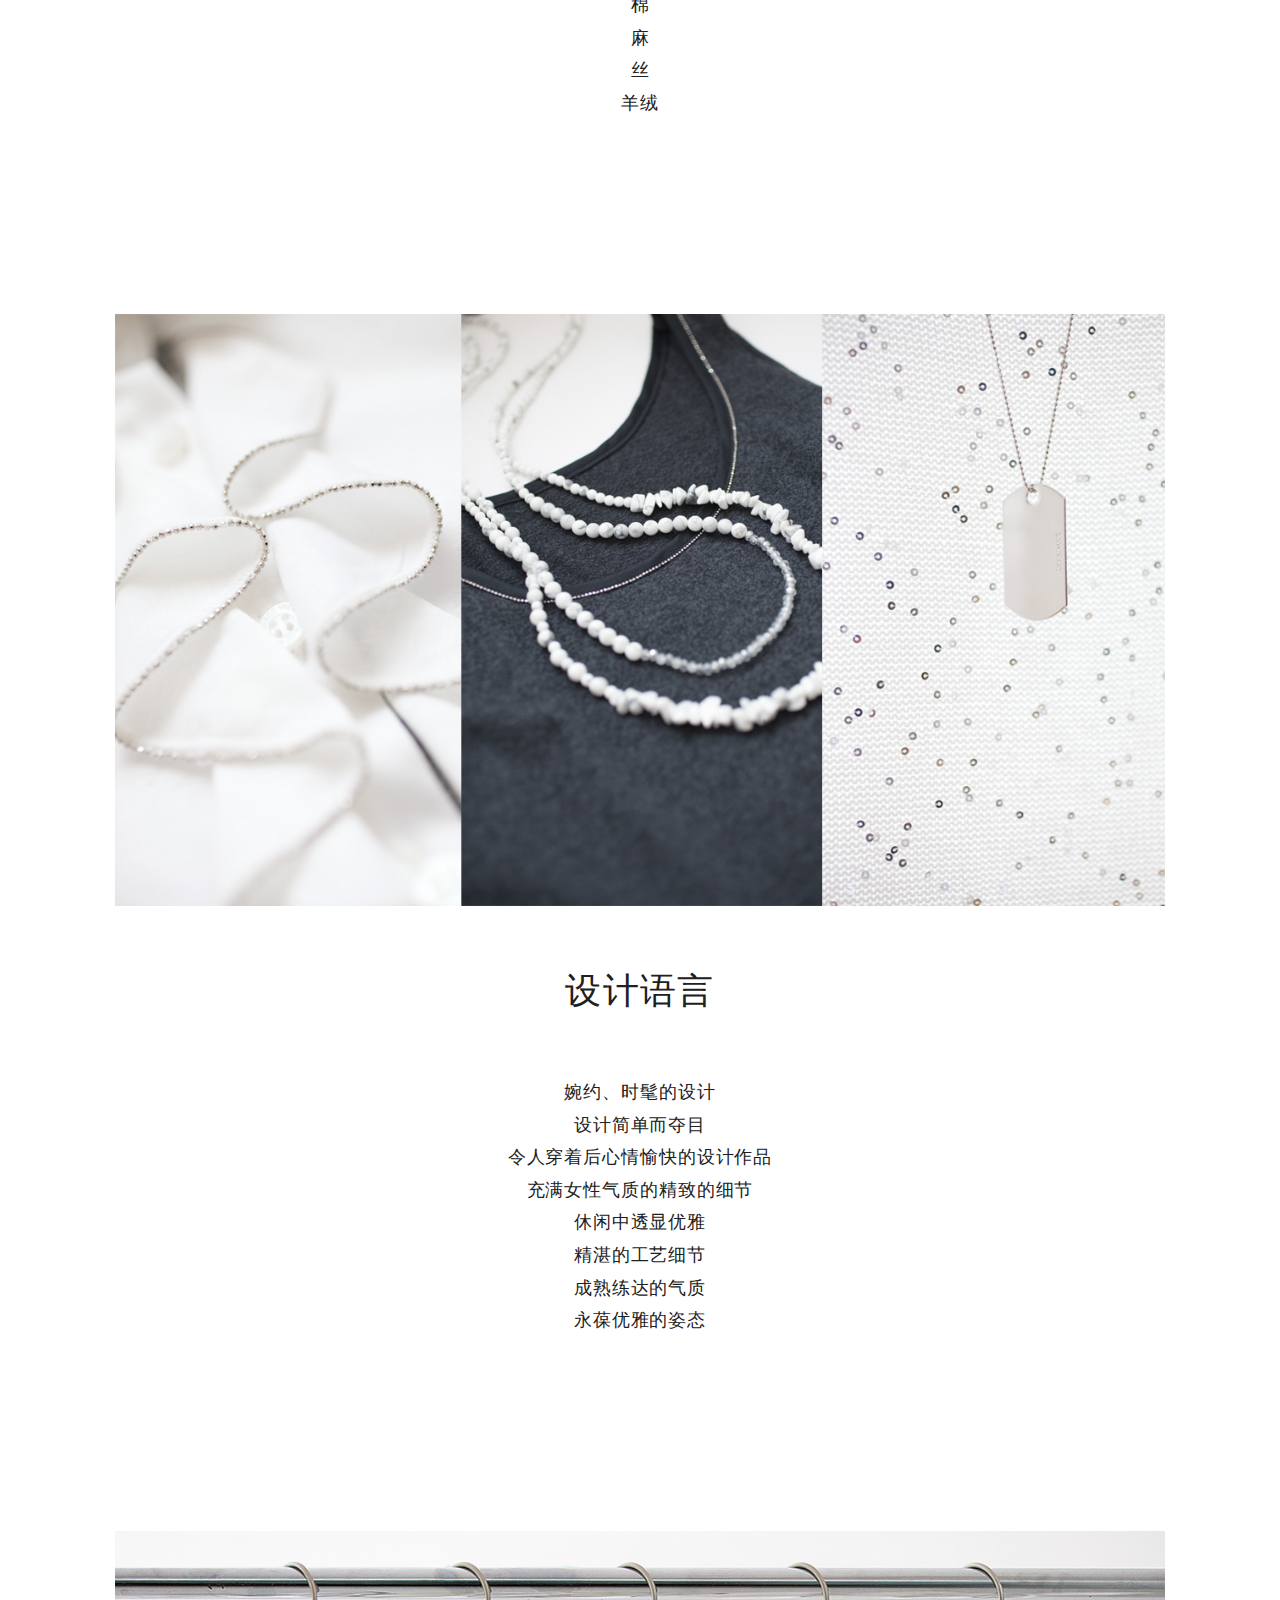
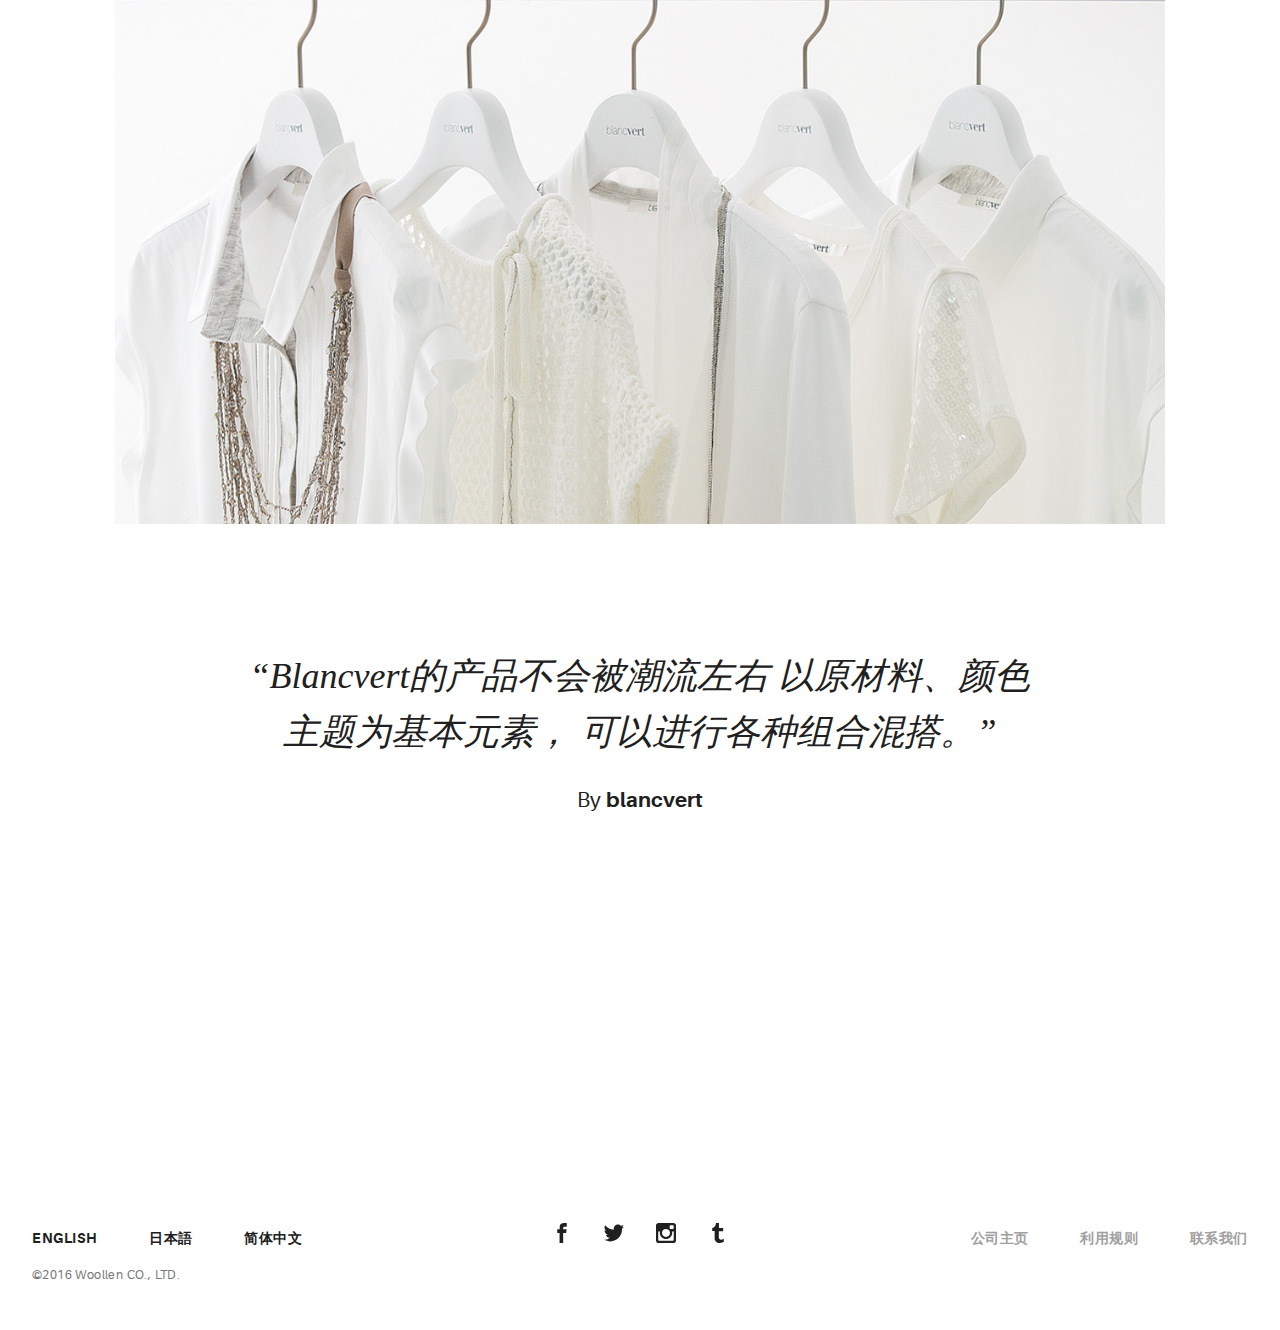
<file: CN_Philosophy.html>
<!DOCTYPE html>
<html>
  <head>
    <meta name="viewport" content="width=device-width, initial-scale=1.0">
    <meta charset="UTF-8">
    <title>blanc vert</title>
    <link rel="icon" type="image/svg+xml" href="assets/img/urku-ico.svg">
    <link rel="stylesheet" href="assets/css/aurora-pack.min.css">
    <link rel="stylesheet" href="assets/css/aurora-theme-base.min.css">
    <link rel="stylesheet" href="assets/css/urku.css">
  </head>
  <body class="top-fixed">
    <header class="ae-container-fluid ae-container-fluid--full rk-header ">
      <input type="checkbox" id="mobile-menu" class="rk-mobile-menu">
      <label for="mobile-menu">
        <svg>
          <use xlink:href="assets/img/symbols.svg#bar"></use>
        </svg>
        <svg>
          <use xlink:href="assets/img/symbols.svg#bar"></use>
        </svg>
        <svg>
          <use xlink:href="assets/img/symbols.svg#bar"></use>
        </svg>
      </label>
      <div class="ae-container-fluid rk-topbar">
        <h1 class="rk-logo"><a href="index.html"><img src="assets/img/BVlogo.png"><sup></sup></a></h1>
        <nav class="rk-navigation">
          <ul class="rk-menu">
            <li class="rk-menu__item"><a href="CN_index.html" class="rk-menu__link">首页</a>
            </li>
            <li class="rk-menu__item"><a href="CN_Collection.html" class="rk-menu__link">最新系列</a>
            </li>
            <li class="active rk-menu__item"><a href="CN_Philosophy.html" class="rk-menu__link">品牌哲学</a>
            </li>
            <li class="rk-menu__item"><a href="CN_Stores.html" class="rk-menu__link">店铺信息</a>
            </li>
            <li class="rk-menu__item"><a href="CN_Contact.html" class="rk-menu__link">联系我们</a>
            </li>
            <li class="rk-menu__item"><a href="#" class="rk-menu__link">Language﹣</a>
              <nav class="rk-menu__sub">
                <ul class="rk-container">
                  <li class="rk-menu__item"><a href="EN_index.html" class="rk-menu__link">ENGLISH</a></li>
                  <li class="rk-menu__item"><a href="JP_index.html" class="rk-menu__link">日本語</a></li>
                  <li class="rk-menu__item"><a href="CN_index.html" class="rk-menu__link">简体中文</a></li>
                </ul>
              </nav>
            </li>
          </ul>
        </nav>
      </div>
    </header>
    
    <section class="ae-container-fluid ae-container-fluid--full">
      <header class="rk-portfolio-cover  item-ph-1">
        <div class="item-inside__meta">
          <h1 class="ae-u-bolder rk-portfolio-title ">成熟舒适</h1>
          <p class="ae-theta rk-portfolio-category ">by <span class="ae-u-bolder">blancvert</span></p>
        </div>
      </header>
      
      <div class="ae-container-fluid ae-container-fluid--inner rk-portfolio--inner">
       <div class="rk-blog__items">
          <div class="rk-blog__item">
            <div class="blog-info">

              <h5 class="blog-info__author"></h5>
              <p class="blog-info__excerpt text-center" >无论设计、面料、质感。<br>
还是穿着时的心情、价格。<br>
一切都让人感觉舒服而成熟。<br>
我们的概念凝聚着这一理念。</p>
            </div>
          </div>
          

        <div class="rk-blog__item">
            <p class="post-img item-ph-2 rk-landscape-alt rk-tosquare "></p>
            <div class="blog-info">
              <h2 class="blog-info__title">来自日本的爱</h2>
              <h5 class="blog-info__author"></h5>
              <p class="blog-info__excerpt text-center" >Blancvert的设计概念
绝对不是华丽的，而是弥漫着娴静、温柔、舒适、婉约的空气感。
用优质的设计衬托出女性优雅的气质品味。
与此同时，时尚而富有创意。
这种细致和温柔，是我们日本从过去就很注重的生活状态。</p>
              <h5 class="blog-info__author">来自日本的爱。</h5>
            </div>
          </div>
          
          <div class="rk-blog__item">
            <p class="post-img item-ph-3 rk-landscape-alt rk-tosquare "></p>
            <div class="blog-info">
              <h2 class="blog-info__title">自然原材料和不同的材料进行组合</h2>
              <h5 class="blog-info__author">从世界各地精心挑选原材料</h5>
              <p class="blog-info__excerpt text-center" >棉<br>麻<br>丝<br>羊绒</p>
            </div>
          </div>


          <div class="rk-blog__item">
            <p class="post-img item-ph-4 rk-landscape-alt rk-tosquare "></p>
            <div class="blog-info">
              <h2 class="blog-info__title">设计语言</h2>
              <p class="blog-info__excerpt text-center" >婉约、时髦的设计<br>设计简单而夺目<br>令人穿着后心情愉快的设计作品<br>充满女性气质的精致的细节<br>休闲中透显优雅<br>精湛的工艺细节<br>成熟练达的气质<br>永葆优雅的姿态</p>
            </div>
          </div>

          <div class="rk-blog__item">
            <p class="post-img item-ph-5 rk-landscape-alt rk-tosquare "></p>
            <div class="ae-grid ae-grid--collapse inner-box-3">
          <div class="ae-grid__item item-lg-10 item-lg--offset-1">
            <blockquote class="au-xs-ta-center">
              <p class="ae-delta au-italic">“Blancvert的产品不会被潮流左右
以原材料、颜色主题为基本元素，
可以进行各种组合混搭。”</p>
              <footer> 
                <p class="ae-theta">By <span class="ae-u-bolder">blancvert</span></p>
              </footer>
            </blockquote>
          </div>
        </div>
      </div>
    </section>
    

    <footer class="ae-container-fluid rk-footer ">
      <div class="ae-grid ae-grid--collapse">
        <div class="ae-grid__item item-lg-4 au-xs-ta-center au-lg-ta-left">
          <ul class="rk-menu rk-footer-menu">
            <li class="rk-menu__item"><a href="EN_index.html" class="rk-menu__link">ENGLISH</a>
            </li>
            <li class="rk-menu__item"><a href="JP_index.html" class="rk-menu__link">日本語</a>
            </li>
            <li class="rk-menu__item"><a href="CN_index.html" class="rk-menu__link">简体中文</a>
            </li>
          </ul>
          <p class="rk-footer__text rk-footer__copy ">©2016 Woollen CO., LTD.</p>
        </div>
        <div class="ae-grid__item item-lg-4 au-xs-ta-center"><a href="#0" class="rk-social-btn ">
            <svg>
              <use xlink:href="assets/img/symbols.svg#icon-facebook"></use>
            </svg></a><a href="#0" class="rk-social-btn ">
            <svg>
              <use xlink:href="assets/img/symbols.svg#icon-twitter"></use>
            </svg></a><a href="#0" class="rk-social-btn ">
            <svg>
              <use xlink:href="assets/img/symbols.svg#icon-pinterest"></use>
            </svg></a><a href="#0" class="rk-social-btn ">
            <svg>
              <use xlink:href="assets/img/symbols.svg#icon-tumblr"></use>
            </svg></a></div>
        <div class="ae-grid__item item-lg-4 au-xs-ta-center au-lg-ta-right">
          <ul class="rk-menu rk-footer-menu">
            <li class="active rk-menu__item"><a href="http://woollen.co.jp/" class="rk-menu__link">公司主页</a>
            </li>
            <li class="active rk-menu__item"><a href="http://woollen.co.jp/site_policy/" class="rk-menu__link">利用规则</a>
            </li>
            <li class="active rk-menu__item"><a href="http://woollen.co.jp/contact/" class="rk-menu__link">联系我们</a>
            </li>
          </ul>
        </div>
      </div>
    </footer>

    <script src="assets/js/svg4everybody.min.js"></script>
    <script>svg4everybody();</script>
  </body>
</html>
</file>
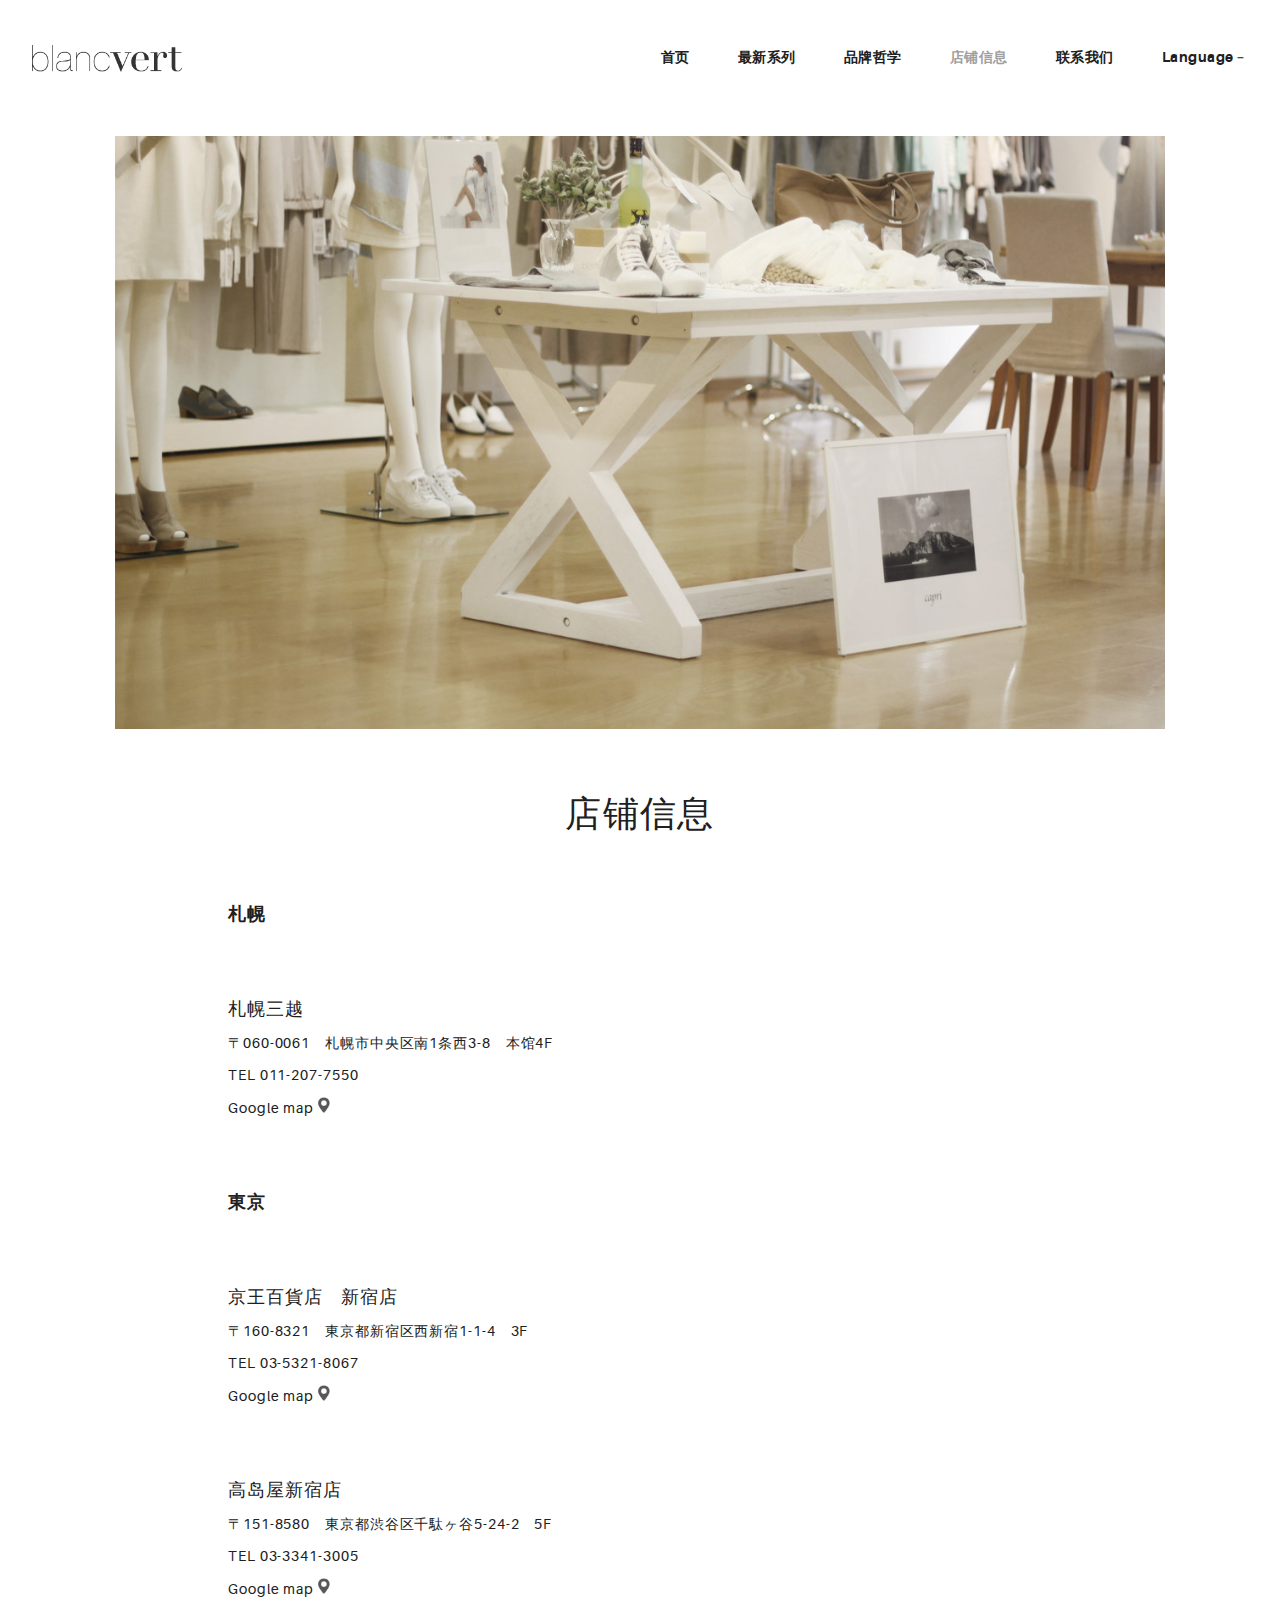
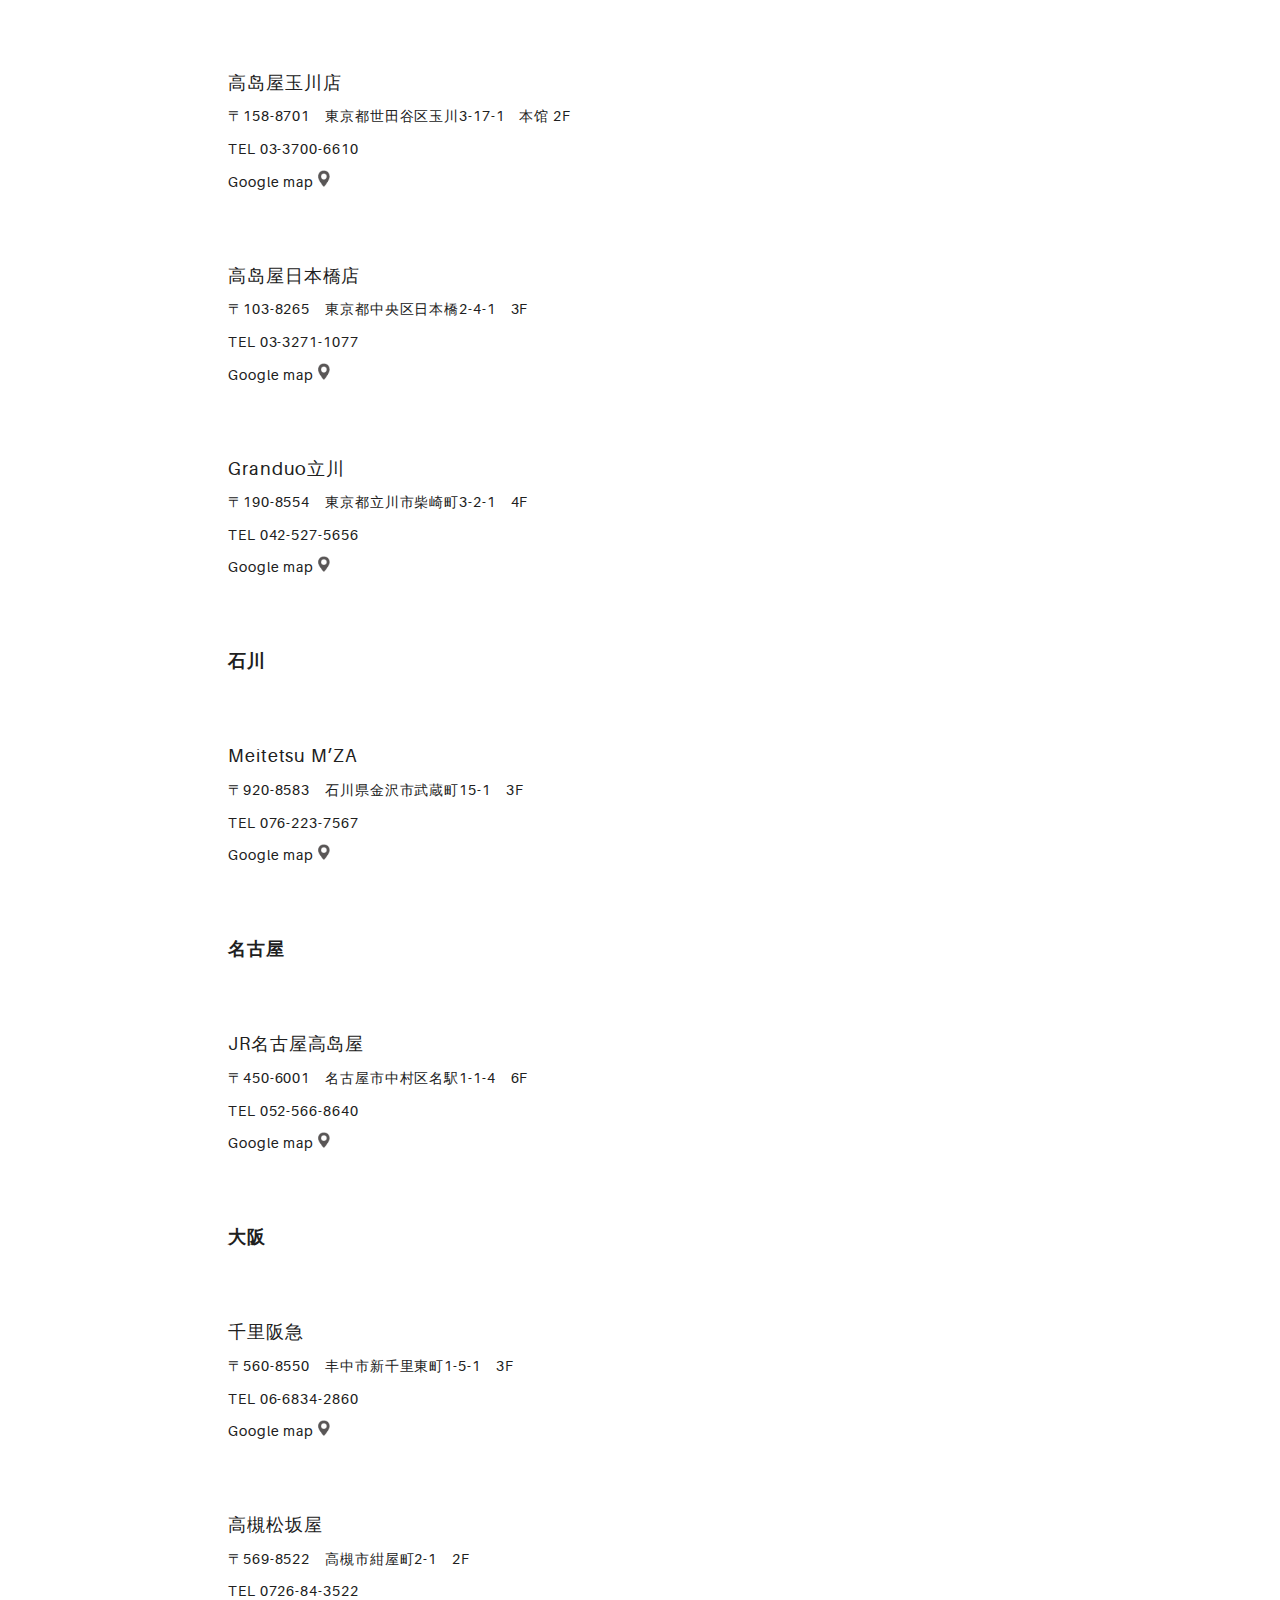
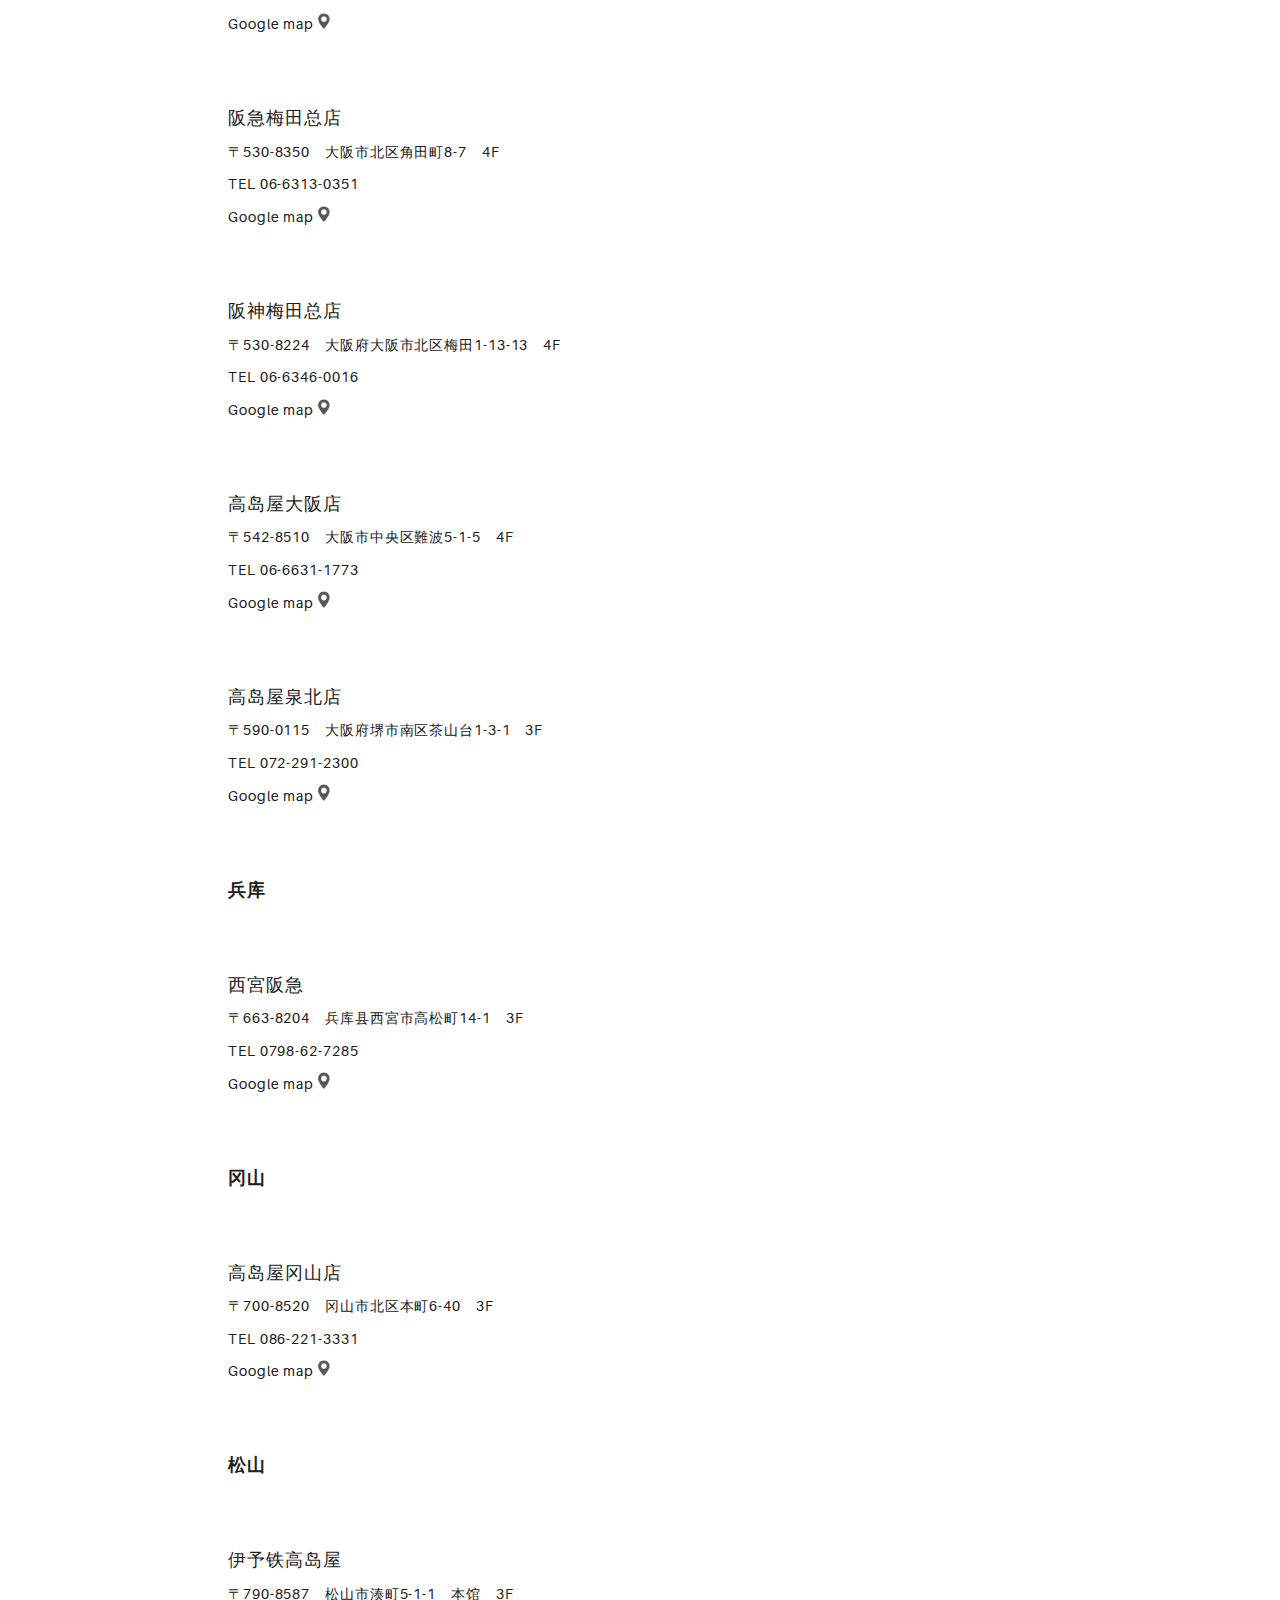
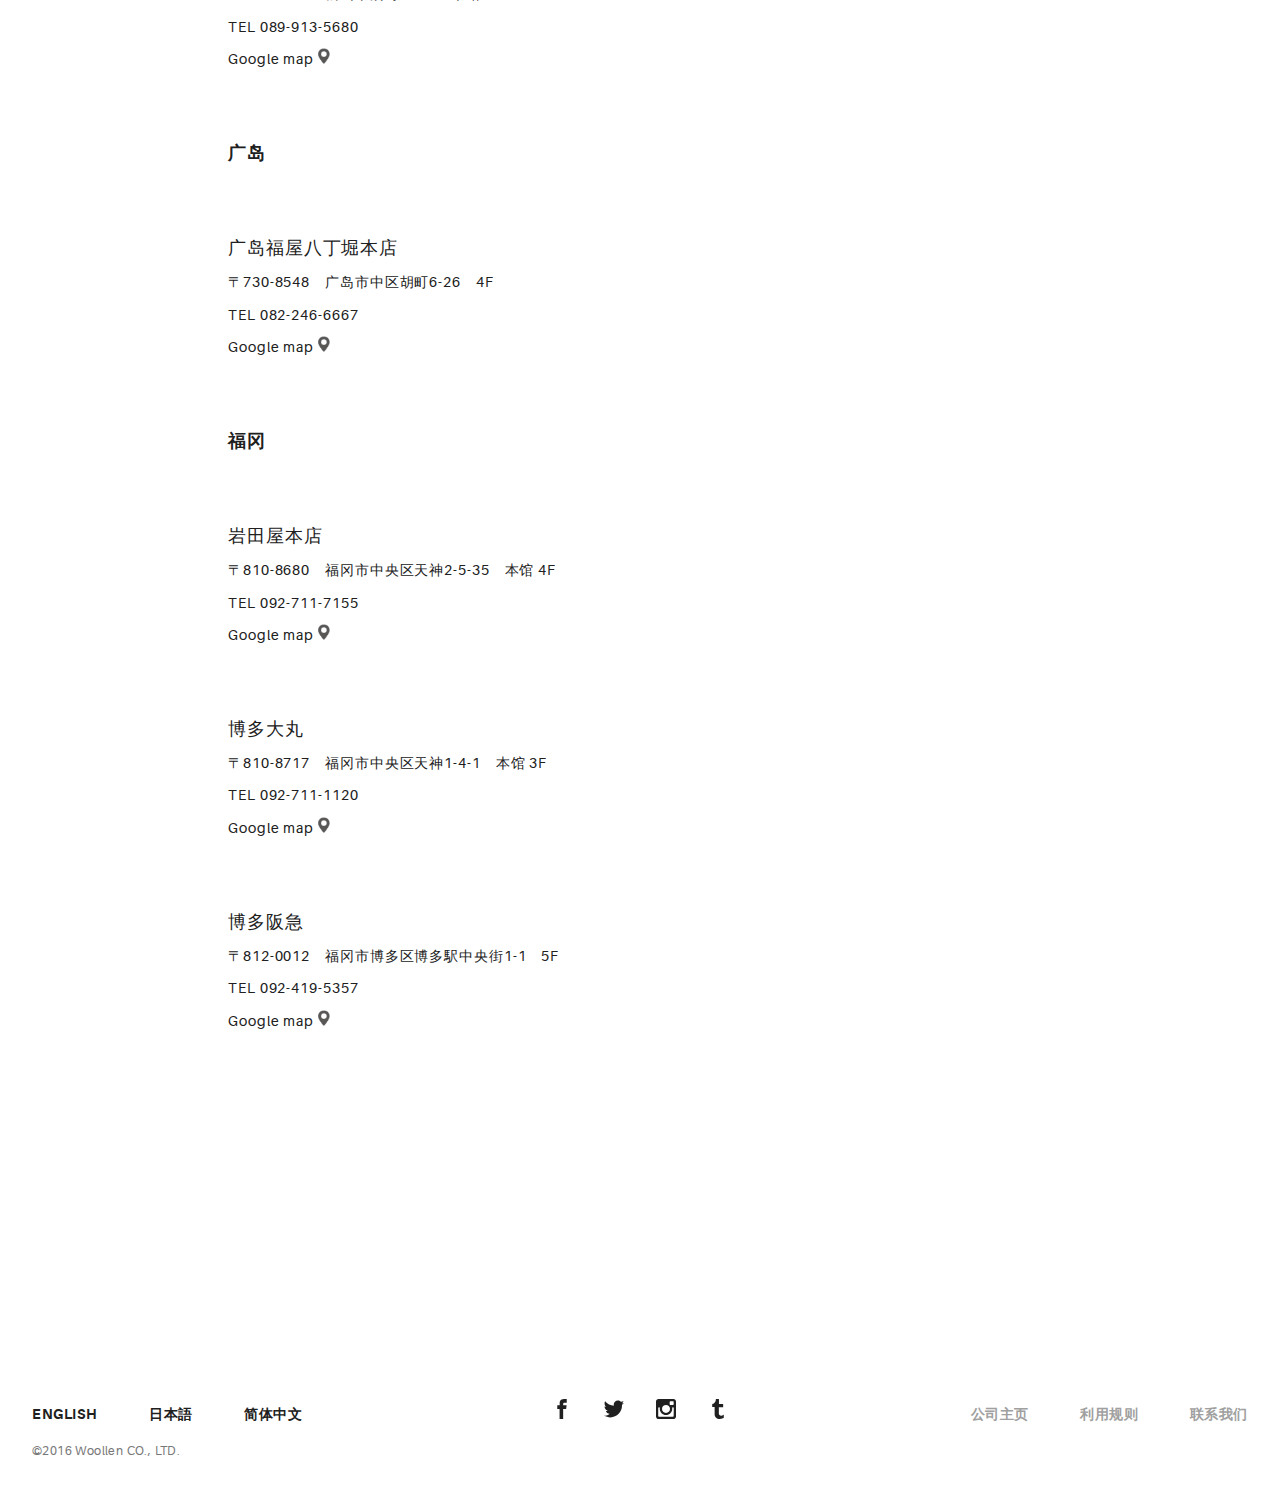
<file: CN_Stores.html>
<!DOCTYPE html>
<html>
  <head>
    <meta name="viewport" content="width=device-width, initial-scale=1.0">
    <meta charset="UTF-8">
    <title>blanc vert</title>
    <link rel="icon" type="image/svg+xml" href="assets/img/urku-ico.svg">
    <link rel="stylesheet" href="assets/css/aurora-pack.min.css">
    <link rel="stylesheet" href="assets/css/aurora-theme-base.min.css">
    <link rel="stylesheet" href="assets/css/urku.css">
  </head>
  <body class="top-fixed">
    <header class="ae-container-fluid ae-container-fluid--full rk-header ">
      <input type="checkbox" id="mobile-menu" class="rk-mobile-menu">
      <label for="mobile-menu">
        <svg>
          <use xlink:href="assets/img/symbols.svg#bar"></use>
        </svg>
        <svg>
          <use xlink:href="assets/img/symbols.svg#bar"></use>
        </svg>
        <svg>
          <use xlink:href="assets/img/symbols.svg#bar"></use>
        </svg>
      </label>
      <div class="ae-container-fluid rk-topbar">
        <h1 class="rk-logo"><a href="index.html"><img src="assets/img/BVlogo.png"><sup></sup></a></h1>
        <nav class="rk-navigation">
          <ul class="rk-menu">
            <li class="rk-menu__item"><a href="CN_index.html" class="rk-menu__link">首页</a>
            </li>
            <li class="rk-menu__item"><a href="CN_Collection.html" class="rk-menu__link">最新系列</a>
            </li>
            <li class="rk-menu__item"><a href="CN_Philosophy.html" class="rk-menu__link">品牌哲学</a>
            </li>
            <li class="active rk-menu__item"><a href="CN_Stores.html" class="rk-menu__link">店铺信息</a>
            </li>
            <li class="rk-menu__item"><a href="CN_Contact.html" class="rk-menu__link">联系我们</a>
            </li>
            <li class="rk-menu__item"><a href="#" class="rk-menu__link">Language﹣</a>
              <nav class="rk-menu__sub">
                <ul class="rk-container">
                  <li class="rk-menu__item"><a href="EN_index.html" class="rk-menu__link">ENGLISH</a></li>
                  <li class="rk-menu__item"><a href="JP_index.html" class="rk-menu__link">日本語</a></li>
                  <li class="rk-menu__item"><a href="CN_index.html" class="rk-menu__link">简体中文</a></li>
                </ul>
              </nav>
            </li>
          </ul>
        </nav>
      </div>
    </header>
    <div class="ae-container-fluid ae-container-fluid--inner rk-main">
      <div class="rk-blog__item">
            <p class="post-img item-16 rk-landscape-alt rk-tosquare "></p>
            <div class="blog-info">
              <h2 class="blog-info__title">店铺信息</h2>
              
              <p class="blog-info__excerpt " ><b>札幌</b></p>
              <p class="blog-info__excerpt " >
              札幌三越<br>
              <spn class="Store-list">〒060-0061　札幌市中央区南1条西3-8　本馆4F<br>
              TEL 011-207-7550<br><a href="https://goo.gl/maps/qMQ9FsTLbUw" target="view_window">Google map <img src="assets/img/map-arrow.png" class="map-arrow-size"></a></spn></p>

              <p class="blog-info__excerpt " ><b>東京</b></p>
              <p class="blog-info__excerpt " >京王百貨店　新宿店<br>
              <spn class="Store-list">〒160-8321　東京都新宿区西新宿1-1-4　3F<br>
              TEL 03-5321-8067<br><a href="https://goo.gl/maps/ww5j2UQSwP82" target="view_window">Google map <img src="assets/img/map-arrow.png" class="map-arrow-size"></a></spn></p>

              <p class="blog-info__excerpt " >高岛屋新宿店<br>
              <spn class="Store-list">〒151-8580　東京都渋谷区千駄ヶ谷5-24-2　5F<br>
              TEL 03-3341-3005<br><a href="https://goo.gl/maps/Xkmfj" target="view_window">Google map <img src="assets/img/map-arrow.png" class="map-arrow-size"></a></spn></p>

              <p class="blog-info__excerpt " >高岛屋玉川店<br>
              <spn class="Store-list">〒158-8701　東京都世田谷区玉川3-17-1　本馆 2F<br>
              TEL 03-3700-6610<br><a href="https://goo.gl/maps/pvJyj" target="view_window">Google map <img src="assets/img/map-arrow.png" class="map-arrow-size"></a></spn></p>

              <p class="blog-info__excerpt " >高岛屋日本橋店<br>
              <spn class="Store-list">〒103-8265　東京都中央区日本橋2-4-1　3F<br>
              TEL 03-3271-1077<br><a href="https://goo.gl/maps/D4yXy" target="view_window">Google map <img src="assets/img/map-arrow.png" class="map-arrow-size"></a></spn></p>

              <p class="blog-info__excerpt " >Granduo立川<br>
              <spn class="Store-list">〒190-8554　東京都立川市柴崎町3-2-1　4F<br>
              TEL 042-527-5656<br><a href="https://goo.gl/maps/tvpSzHX4aNN2" target="view_window">Google map <img src="assets/img/map-arrow.png" class="map-arrow-size"></a></spn></p>

              <p class="blog-info__excerpt " ><b>石川</b></p>
              <p class="blog-info__excerpt " >Meitetsu M’ZA <br>
              <spn class="Store-list">〒920-8583　石川県金沢市武蔵町15-1　3F<br> 
              TEL 076-223-7567<br><a href="https://goo.gl/maps/Te1bchCuk7n" target="view_window">Google map <img src="assets/img/map-arrow.png" class="map-arrow-size"></a></spn></p>

              <p class="blog-info__excerpt " ><b>名古屋</b></p>
              <p class="blog-info__excerpt " >JR名古屋高岛屋<br> 
              <spn class="Store-list">〒450-6001　名古屋市中村区名駅1-1-4　6F<br>
              TEL 052-566-8640<br><a href="https://goo.gl/maps/2kdMM" target="view_window">Google map <img src="assets/img/map-arrow.png" class="map-arrow-size"></a></spn></p>

              <p class="blog-info__excerpt " ><b>大阪</b></p>
              <p class="blog-info__excerpt " >千里阪急<br>
              <spn class="Store-list">〒560-8550　丰中市新千里東町1-5-1　3F<br>
              TEL 06-6834-2860<br><a href="https://goo.gl/maps/Koyl0" target="view_window">Google map <img src="assets/img/map-arrow.png" class="map-arrow-size"></a></spn></p>

              <p class="blog-info__excerpt " >高槻松坂屋<br>
              <spn class="Store-list">〒569-8522　高槻市紺屋町2-1　2F<br>
              TEL 0726-84-3522<br><a href="https://goo.gl/maps/bBGaF" target="view_window">Google map <img src="assets/img/map-arrow.png" class="map-arrow-size"></a></spn></p>

              <p class="blog-info__excerpt " >阪急梅田总店<br>
              <spn class="Store-list">〒530-8350　大阪市北区角田町8-7　4F<br>
              TEL 06-6313-0351<br><a href="https://goo.gl/maps/N2JJf" target="view_window">Google map <img src="assets/img/map-arrow.png" class="map-arrow-size"></a></spn></p>

              <p class="blog-info__excerpt " >阪神梅田总店<br>
              <spn class="Store-list">〒530-8224　大阪府大阪市北区梅田1-13-13　4F<br>
              TEL 06-6346-0016<br><a href="https://goo.gl/maps/6htTW" target="view_window">Google map <img src="assets/img/map-arrow.png" class="map-arrow-size"></a></spn></p>

              <p class="blog-info__excerpt " >高岛屋大阪店<br>
              <spn class="Store-list">〒542-8510　大阪市中央区難波5-1-5　4F<br>
              TEL 06-6631-1773<br><a href="https://goo.gl/maps/RXDVz" target="view_window">Google map <img src="assets/img/map-arrow.png" class="map-arrow-size"></a></spn></p>

              <p class="blog-info__excerpt " >高岛屋泉北店<br>
              <spn class="Store-list">〒590-0115　大阪府堺市南区茶山台1-3-1　3F<br> 
              TEL 072-291-2300<br><a href="https://goo.gl/maps/piIbj" target="view_window">Google map <img src="assets/img/map-arrow.png" class="map-arrow-size"></a></spn></p>

              <p class="blog-info__excerpt " ><b>兵库</b></p>
              <p class="blog-info__excerpt " >西宮阪急<br>
              <spn class="Store-list">〒663-8204　兵库县西宮市高松町14-1　3F<br>TEL 0798-62-7285<br><a href="https://goo.gl/maps/dQcC5" target="view_window">Google map <img src="assets/img/map-arrow.png" class="map-arrow-size"></a></spn></p>

              <p class="blog-info__excerpt " ><b>冈山</b></p>
              <p class="blog-info__excerpt " >高岛屋冈山店<br> 
              <spn class="Store-list">〒700-8520　冈山市北区本町6-40　3F<br>
              TEL 086-221-3331<br><a href="https://goo.gl/maps/vBp88" target="view_window">Google map <img src="assets/img/map-arrow.png" class="map-arrow-size"></a></spn></p>

              <p class="blog-info__excerpt " ><b>松山</b></p>
              <p class="blog-info__excerpt " >伊予铁高岛屋<br> 
              <spn class="Store-list">〒790-8587　松山市湊町5-1-1　本馆　3F<br>
              TEL 089-913-5680<br><a href="https://goo.gl/maps/Aixga" target="view_window">Google map <img src="assets/img/map-arrow.png" class="map-arrow-size"></a></spn></p>

              <p class="blog-info__excerpt " ><b>广岛</b></p>
              <p class="blog-info__excerpt " >广岛福屋八丁堀本店<br>
              <spn class="Store-list">〒730-8548　广岛市中区胡町6-26　4F<br>
              TEL 082-246-6667<br><a href="https://goo.gl/maps/vB10I" target="view_window">Google map <img src="assets/img/map-arrow.png" class="map-arrow-size"></a></spn></p>

              <p class="blog-info__excerpt " ><b>福冈</b></p>
              <p class="blog-info__excerpt " >岩田屋本店<br>
              <spn class="Store-list">〒810-8680　福冈市中央区天神2-5-35　本馆 4F<br>
              TEL 092-711-7155<br><a href="https://goo.gl/maps/5NET64AFF5o" target="view_window">Google map <img src="assets/img/map-arrow.png" class="map-arrow-size"></a></spn></p>

              <p class="blog-info__excerpt " >博多大丸<br> 
              <spn class="Store-list">〒810-8717　福冈市中央区天神1-4-1　本馆 3F<br>
              TEL 092-711-1120<br><a href="https://goo.gl/maps/qHnef" target="view_window">Google map <img src="assets/img/map-arrow.png" class="map-arrow-size"></a></spn></p>

              <p class="blog-info__excerpt " >博多阪急<br>
              <spn class="Store-list">〒812-0012　福冈市博多区博多駅中央街1-1　5F<br>
              TEL 092-419-5357<br><a href="https://goo.gl/maps/WBEBP" target="view_window">Google map <img src="assets/img/map-arrow.png" class="map-arrow-size"></a></spn></p>
            </div>
          </div>
      </div>
    </div>
    <footer class="ae-container-fluid rk-footer ">
      <div class="ae-grid ae-grid--collapse">
        <div class="ae-grid__item item-lg-4 au-xs-ta-center au-lg-ta-left">
          <ul class="rk-menu rk-footer-menu">
            <li class="rk-menu__item"><a href="EN_index.html" class="rk-menu__link">ENGLISH</a>
            </li>
            <li class="rk-menu__item"><a href="JP_index.html" class="rk-menu__link">日本語</a>
            </li>
            <li class="rk-menu__item"><a href="CN_index.html" class="rk-menu__link">简体中文</a>
            </li>
          </ul>
          <p class="rk-footer__text rk-footer__copy ">©2016 Woollen CO., LTD.</p>
        </div>
        <div class="ae-grid__item item-lg-4 au-xs-ta-center"><a href="#0" class="rk-social-btn ">
            <svg>
              <use xlink:href="assets/img/symbols.svg#icon-facebook"></use>
            </svg></a><a href="#0" class="rk-social-btn ">
            <svg>
              <use xlink:href="assets/img/symbols.svg#icon-twitter"></use>
            </svg></a><a href="#0" class="rk-social-btn ">
            <svg>
              <use xlink:href="assets/img/symbols.svg#icon-pinterest"></use>
            </svg></a><a href="#0" class="rk-social-btn ">
            <svg>
              <use xlink:href="assets/img/symbols.svg#icon-tumblr"></use>
            </svg></a></div>
        <div class="ae-grid__item item-lg-4 au-xs-ta-center au-lg-ta-right">
          <ul class="rk-menu rk-footer-menu">
            <li class="active rk-menu__item"><a href="http://woollen.co.jp/" class="rk-menu__link">公司主页</a>
            </li>
            <li class="active rk-menu__item"><a href="http://woollen.co.jp/site_policy/" class="rk-menu__link">利用规则</a>
            </li>
            <li class="active rk-menu__item"><a href="http://woollen.co.jp/contact/" class="rk-menu__link">联系我们</a>
            </li>
          </ul>
        </div>
      </div>
    </footer>
    <script src="assets/js/svg4everybody.min.js"></script>
    <script>svg4everybody();</script>
  </body>
</html>
</file>
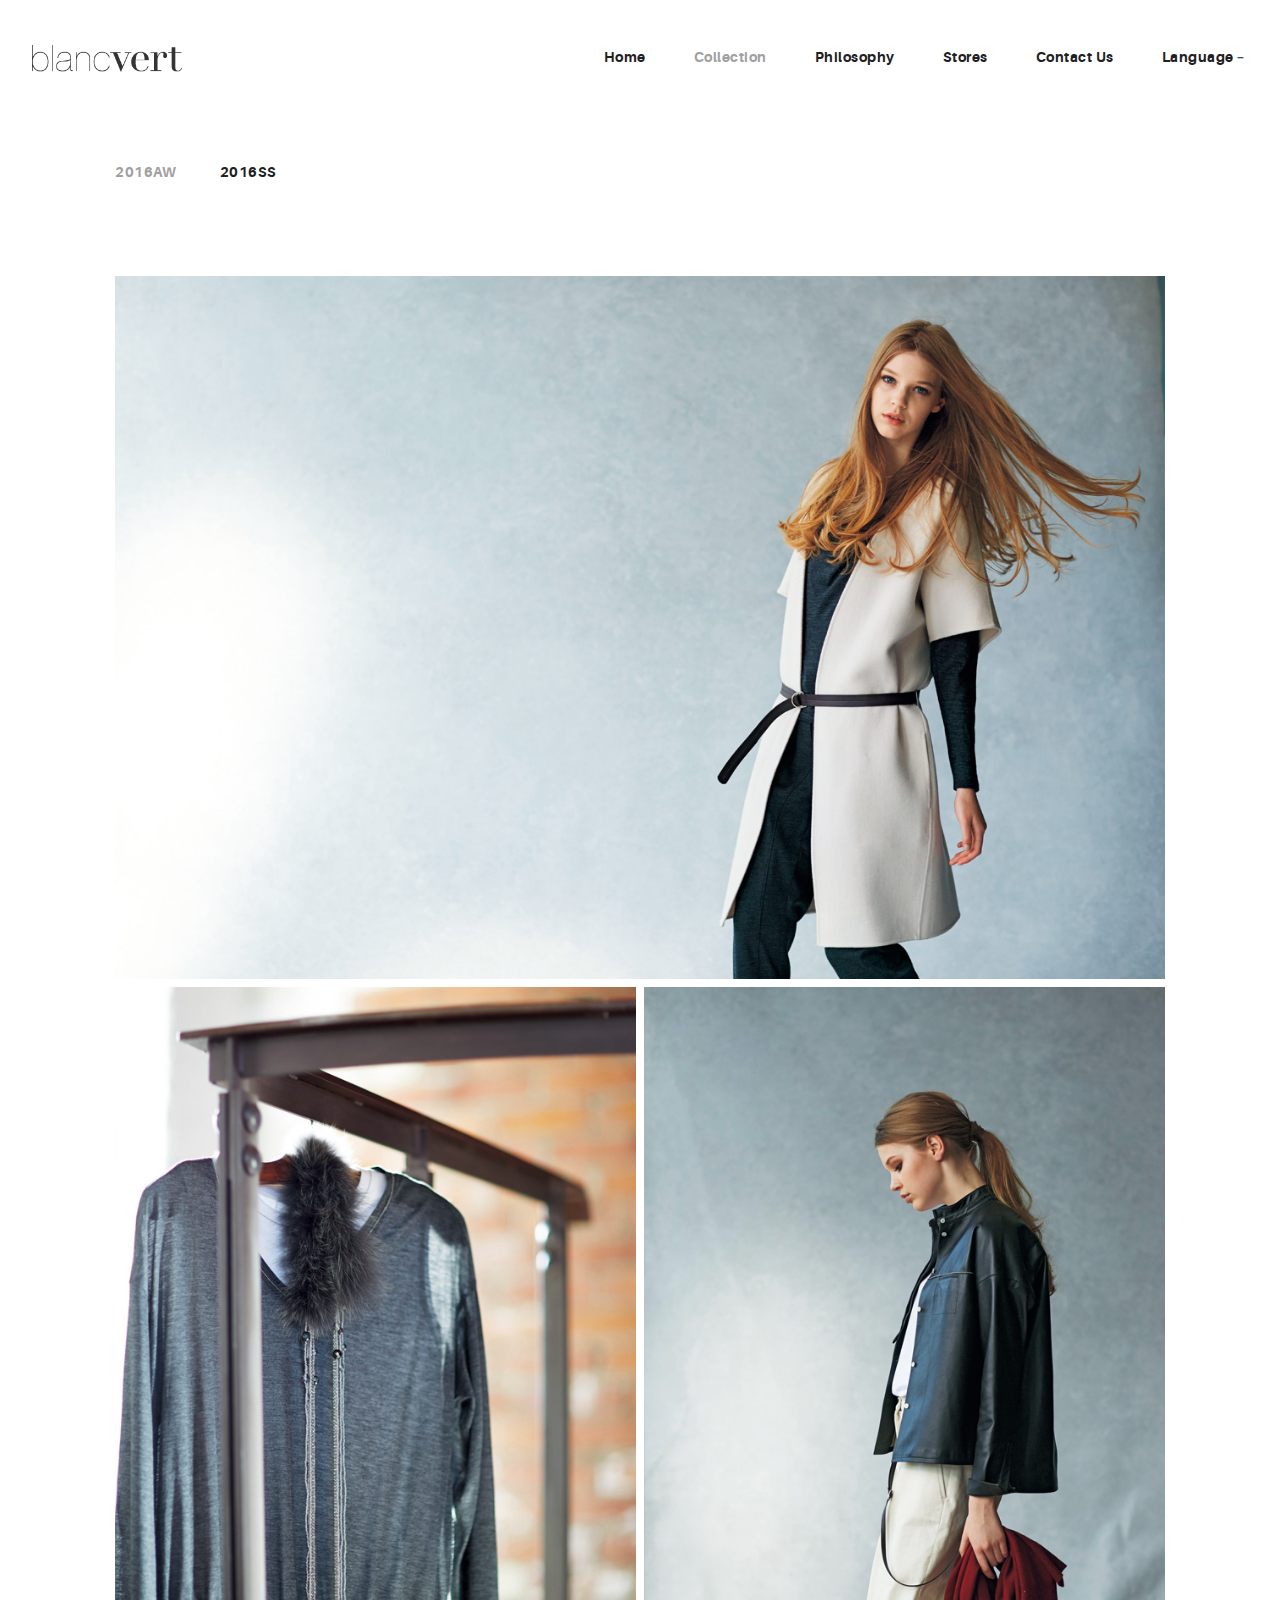
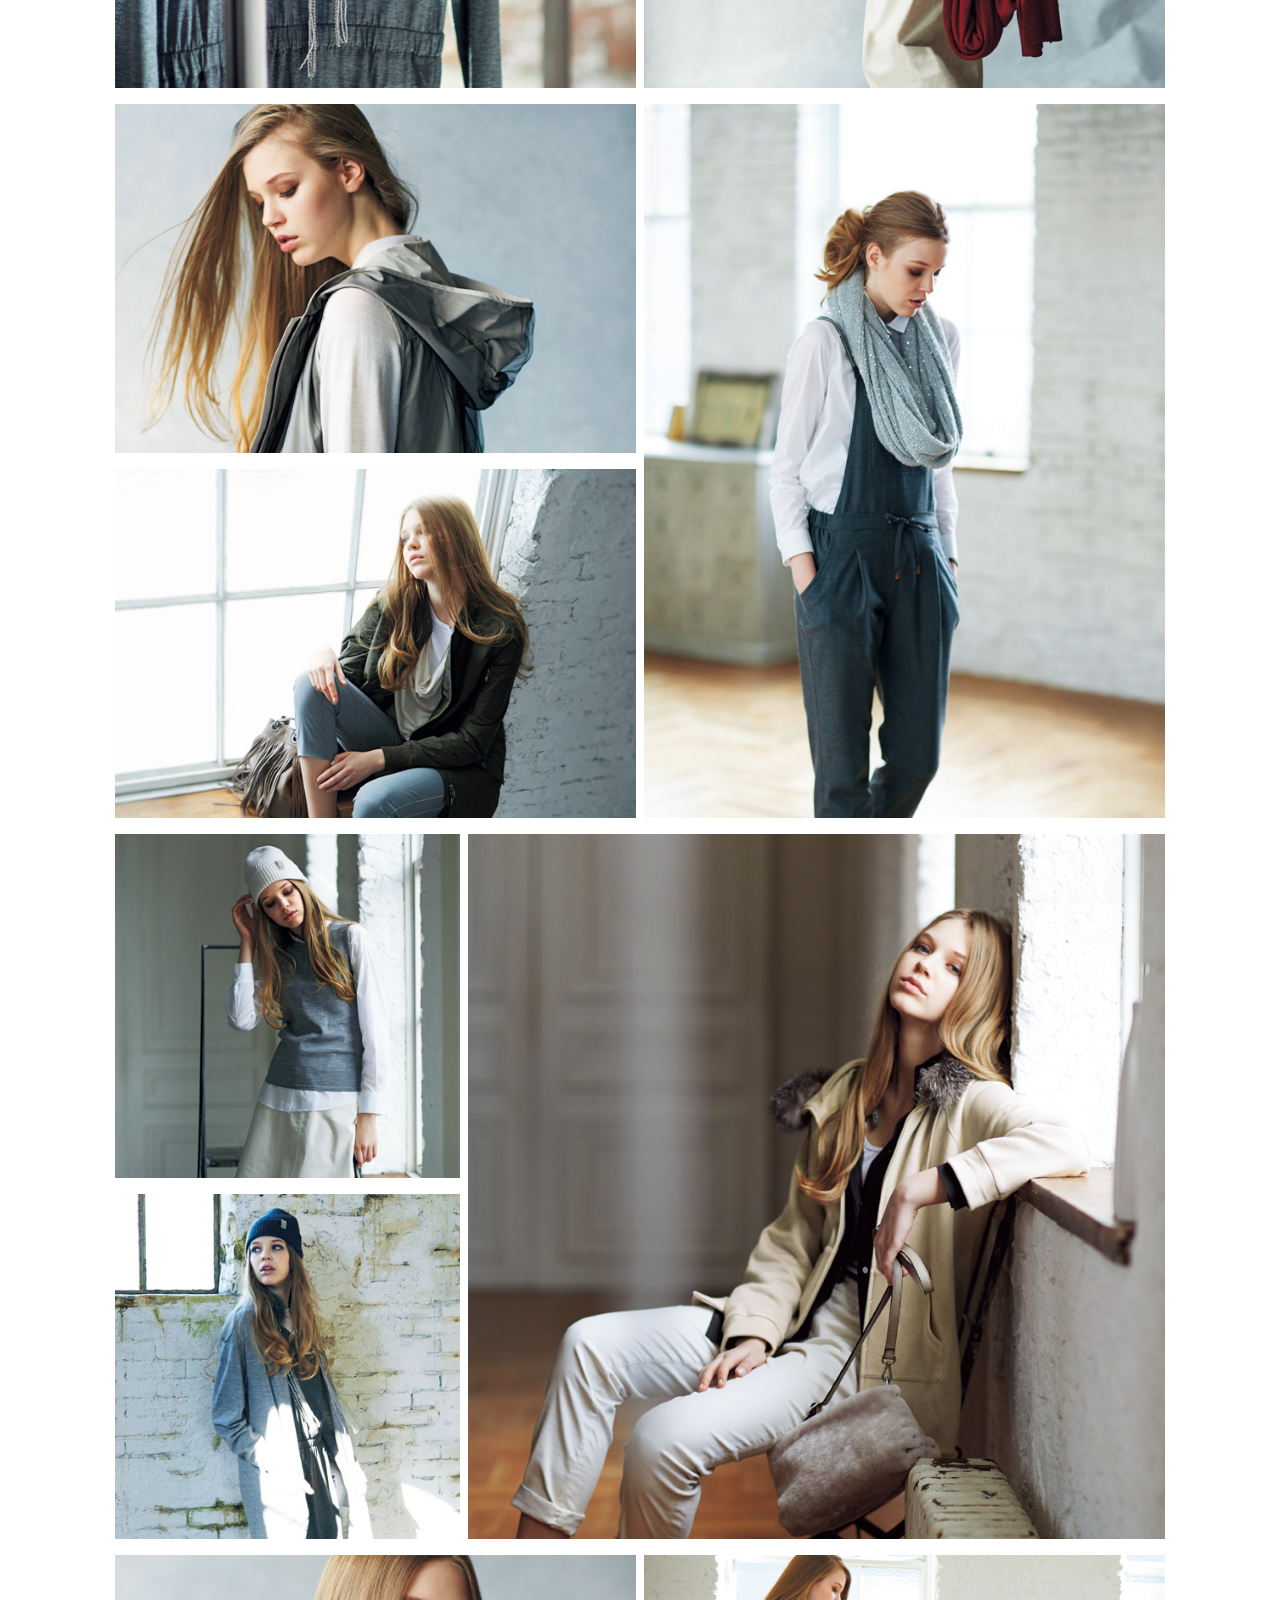
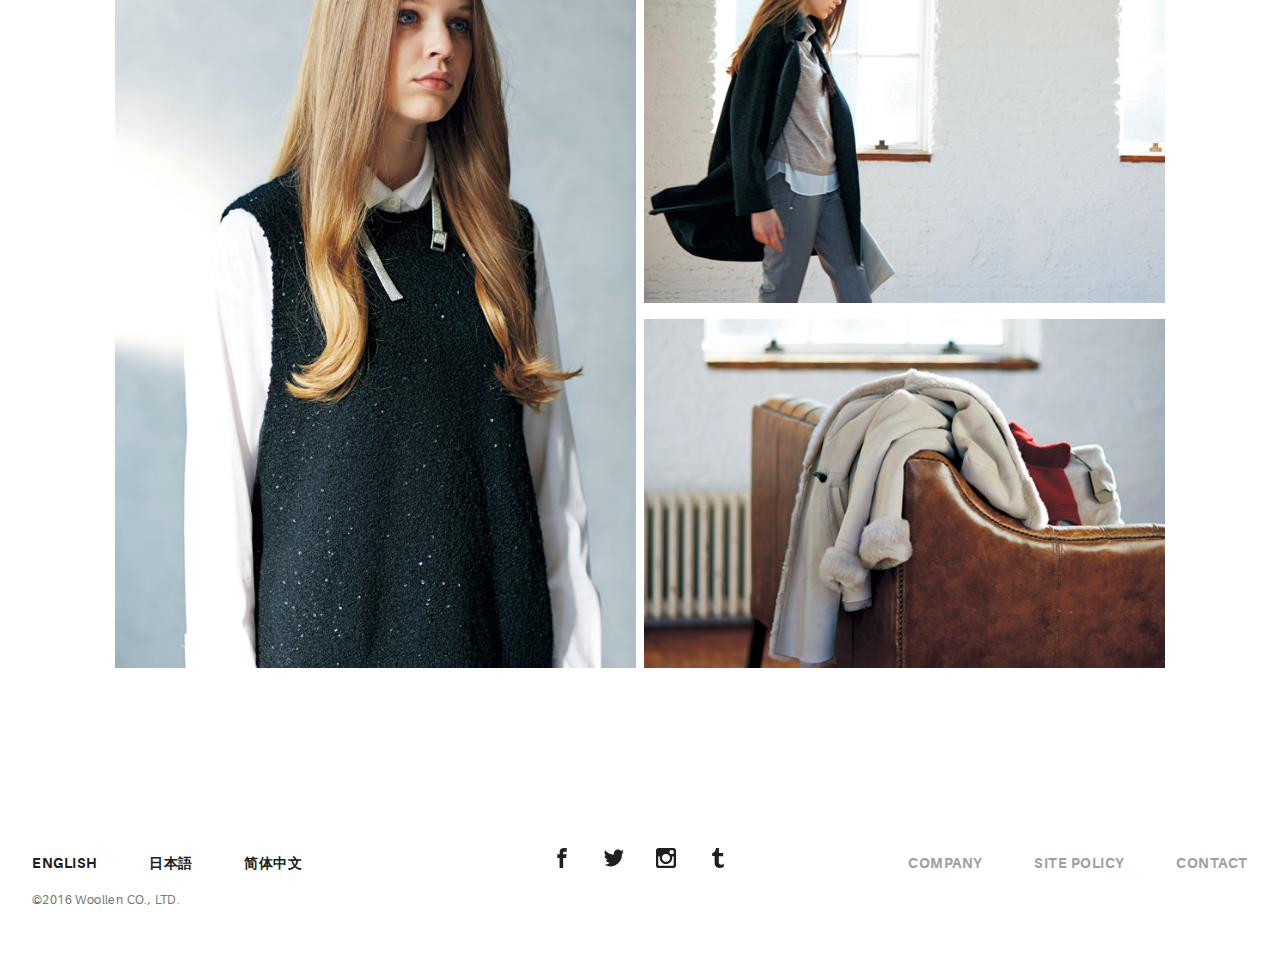
<file: EN_2016AW.html>
<!DOCTYPE html>
<html>
  <head>
    <meta name="viewport" content="width=device-width, initial-scale=1.0">
    <meta charset="UTF-8">
    <title>blanc vert</title>
    <link rel="icon" type="image/svg+xml" href="assets/img/urku-ico.svg">
    <link rel="stylesheet" href="assets/css/aurora-pack.min.css">
    <link rel="stylesheet" href="assets/css/aurora-theme-base.min.css">
    <link rel="stylesheet" href="assets/css/urku.css">
  </head>
  <body class="top-fixed">
    <header class="ae-container-fluid ae-container-fluid--full rk-header ">
      <input type="checkbox" id="mobile-menu" class="rk-mobile-menu">
      <label for="mobile-menu">
        <svg>
          <use xlink:href="assets/img/symbols.svg#bar"></use>
        </svg>
        <svg>
          <use xlink:href="assets/img/symbols.svg#bar"></use>
        </svg>
        <svg>
          <use xlink:href="assets/img/symbols.svg#bar"></use>
        </svg>
      </label>
      <div class="ae-container-fluid rk-topbar">
        <h1 class="rk-logo"><a href="EN_index.html"><img src="assets/img/BVlogo.png"><sup></sup></a></h1>
        <nav class="rk-navigation">
          <ul class="rk-menu">
            <li class="rk-menu__item"><a href="EN_index.html" class="rk-menu__link">Home</a>
            </li>
            <li class="active rk-menu__item"><a href="EN_Collection.html" class="rk-menu__link">Collection</a>
            </li>
            <li class="rk-menu__item"><a href="EN_Philosophy.html" class="rk-menu__link">Philosophy</a>
            </li>
            <li class="rk-menu__item"><a href="EN_Stores.html" class="rk-menu__link">Stores</a>
            </li>
            <li class="rk-menu__item"><a href="EN_Contact.html" class="rk-menu__link">Contact Us</a>
            </li>
            <li class="rk-menu__item"><a href="#" class="rk-menu__link">Language﹣</a>
              <nav class="rk-menu__sub">
                <ul class="rk-container">
                  <li class="rk-menu__item"><a href="EN_index.html" class="rk-menu__link">ENGLISH</a></li>
                  <li class="rk-menu__item"><a href="#" class="rk-menu__link">日本語</a></li>
                  <li class="rk-menu__item"><a href="#" class="rk-menu__link">简体中文</a></li>
                </ul>
              </nav>
            </li>
          </ul>
        </nav>
      </div>
    </header>

    <section class="ae-container-fluid ae-container-fluid--inner rk-portfolio rk-main">
      <div class="au-xs-ta-center au-lg-ta-left">
        <ul class="rk-menu rk-categories-menu">
          <li class="active rk-menu__item"><a href="EN_2016AW.html" class="rk-menu__link">2016AW</a>
          </li>
          <li class="rk-menu__item"><a href="EN_2016SS.html" class="rk-menu__link">2016SS</a>
          </li>
        </ul>
      </div>
      <div class="rk-portfolio__items"><a class="rk-item rk-item--flex item-2016AW-1 rk-size-12 rk-tosize-6 rk-landscape ">
          <div class="item-meta">
            <h2>2016AW</h2>
            <p> </p>
          </div></a><a class="rk-item-new rk-item--flex item-2016AW-2 rk-size-6  rk-portrait ">
          <div class="item-meta">
            <h2></h2>
            <p></p>
          </div></a><a class="rk-item-new  rk-item--flex item-2016AW-3 rk-size-6 rk-tosize-4 rk-portrait rk-tosquare">
          <div class="item-meta">
            <h2></h2>
            <p></p>
          </div></a>
        <div class="rk-items-cont rk-size-6 rk-tosize-8"><a class="rk-item-new  rk-item--flex item-2016AW-4 rk-size-12 rk-tosize-6 rk-landscape ">
            <div class="item-meta">
              <h2></h2>
              <p></p>
            </div></a><a class="rk-item-new  rk-item--flex item-2016AW-5 rk-size-12 rk-tosize-6 rk-landscape ">
            <div class="item-meta">
              <h2></h2>
              <p></p>
            </div></a>
        </div><a class="rk-item-new  rk-item--flex item-2016AW-6 rk-size-6 rk-tosize-4 rk-portrait rk-tosquare">
          <div class="item-meta">
            <h2></h2>
            <p></p>
          </div></a>
        <div class="rk-items-cont rk-size-4 rk-tosize-8"><a class="rk-item-new  rk-item--flex item-2016AW-7 rk-size-12 rk-tosize-6 rk-square ">
            <div class="item-meta">
              <h2></h2>
              <p></p>
            </div></a><a class="rk-item-new  rk-item--flex item-2016AW-8 rk-size-12 rk-tosize-6 rk-square ">
            <div class="item-meta">
              <h2></h2>
              <p></p>
            </div></a>
        </div><a class="rk-item-new  rk-item--flex item-2016AW-9 rk-size-8 rk-tosize-3 rk-square ">
          <div class="item-meta">
            <h2></h2>
            <p></p>
          </div></a><a class="rk-item-new  rk-item--flex item-2016AW-10 rk-size-6 rk-tosize-3 rk-portrait rk-tosquare">
          <div class="item-meta  rk-tosmallfont">
            <h2></h2>
            <p></p>
          </div></a>
        <div class="rk-items-cont rk-size-6 rk-tosize-6"><a class="rk-item-new  rk-item--flex item-2016AW-11 rk-size-12 rk-tosize-6 rk-landscape rk-tosquare">
            <div class="item-meta">
              <h2></h2>
              <p></p>
            </div></a><a class="rk-item-new  rk-item--flex item-2016AW-12 rk-size-12 rk-tosize-6 rk-landscape rk-tosquare">
            <div class="item-meta">
              <h2></h2>
              <p>Packaging</p>
            </div></a>
        </div>
      </div>
    </section>
    <footer class="ae-container-fluid rk-footer ">
      <div class="ae-grid ae-grid--collapse">
        <div class="ae-grid__item item-lg-4 au-xs-ta-center au-lg-ta-left">
          <ul class="rk-menu rk-footer-menu">
            <li class="rk-menu__item"><a href="EN_index.html" class="rk-menu__link">ENGLISH</a>
            </li>
            <li class="rk-menu__item"><a href="#" class="rk-menu__link">日本語</a>
            </li>
            <li class="rk-menu__item"><a href="#" class="rk-menu__link">简体中文</a>
            </li>
          </ul>
          <p class="rk-footer__text rk-footer__copy ">©2016 Woollen CO., LTD.</p>
        </div>
        <div class="ae-grid__item item-lg-4 au-xs-ta-center"><a href="#0" class="rk-social-btn ">
            <svg>
              <use xlink:href="assets/img/symbols.svg#icon-facebook"></use>
            </svg></a><a href="#0" class="rk-social-btn ">
            <svg>
              <use xlink:href="assets/img/symbols.svg#icon-twitter"></use>
            </svg></a><a href="#0" class="rk-social-btn ">
            <svg>
              <use xlink:href="assets/img/symbols.svg#icon-pinterest"></use>
            </svg></a><a href="#0" class="rk-social-btn ">
            <svg>
              <use xlink:href="assets/img/symbols.svg#icon-tumblr"></use>
            </svg></a></div>
        <div class="ae-grid__item item-lg-4 au-xs-ta-center au-lg-ta-right">
          <ul class="rk-menu rk-footer-menu">
            <li class="active rk-menu__item"><a href="http://woollen.co.jp/" class="rk-menu__link">COMPANY</a>
            </li>
            <li class="active rk-menu__item"><a href="http://woollen.co.jp/site_policy/" class="rk-menu__link">SITE POLICY</a>
            </li>
            <li class="active rk-menu__item"><a href="http://woollen.co.jp/contact/" class="rk-menu__link">CONTACT</a>
            </li>
          </ul>
        </div>
      </div>
    </footer>
    <script src="assets/js/svg4everybody.min.js"></script>
    <script>svg4everybody();</script>
  </body>
</html>
</file>
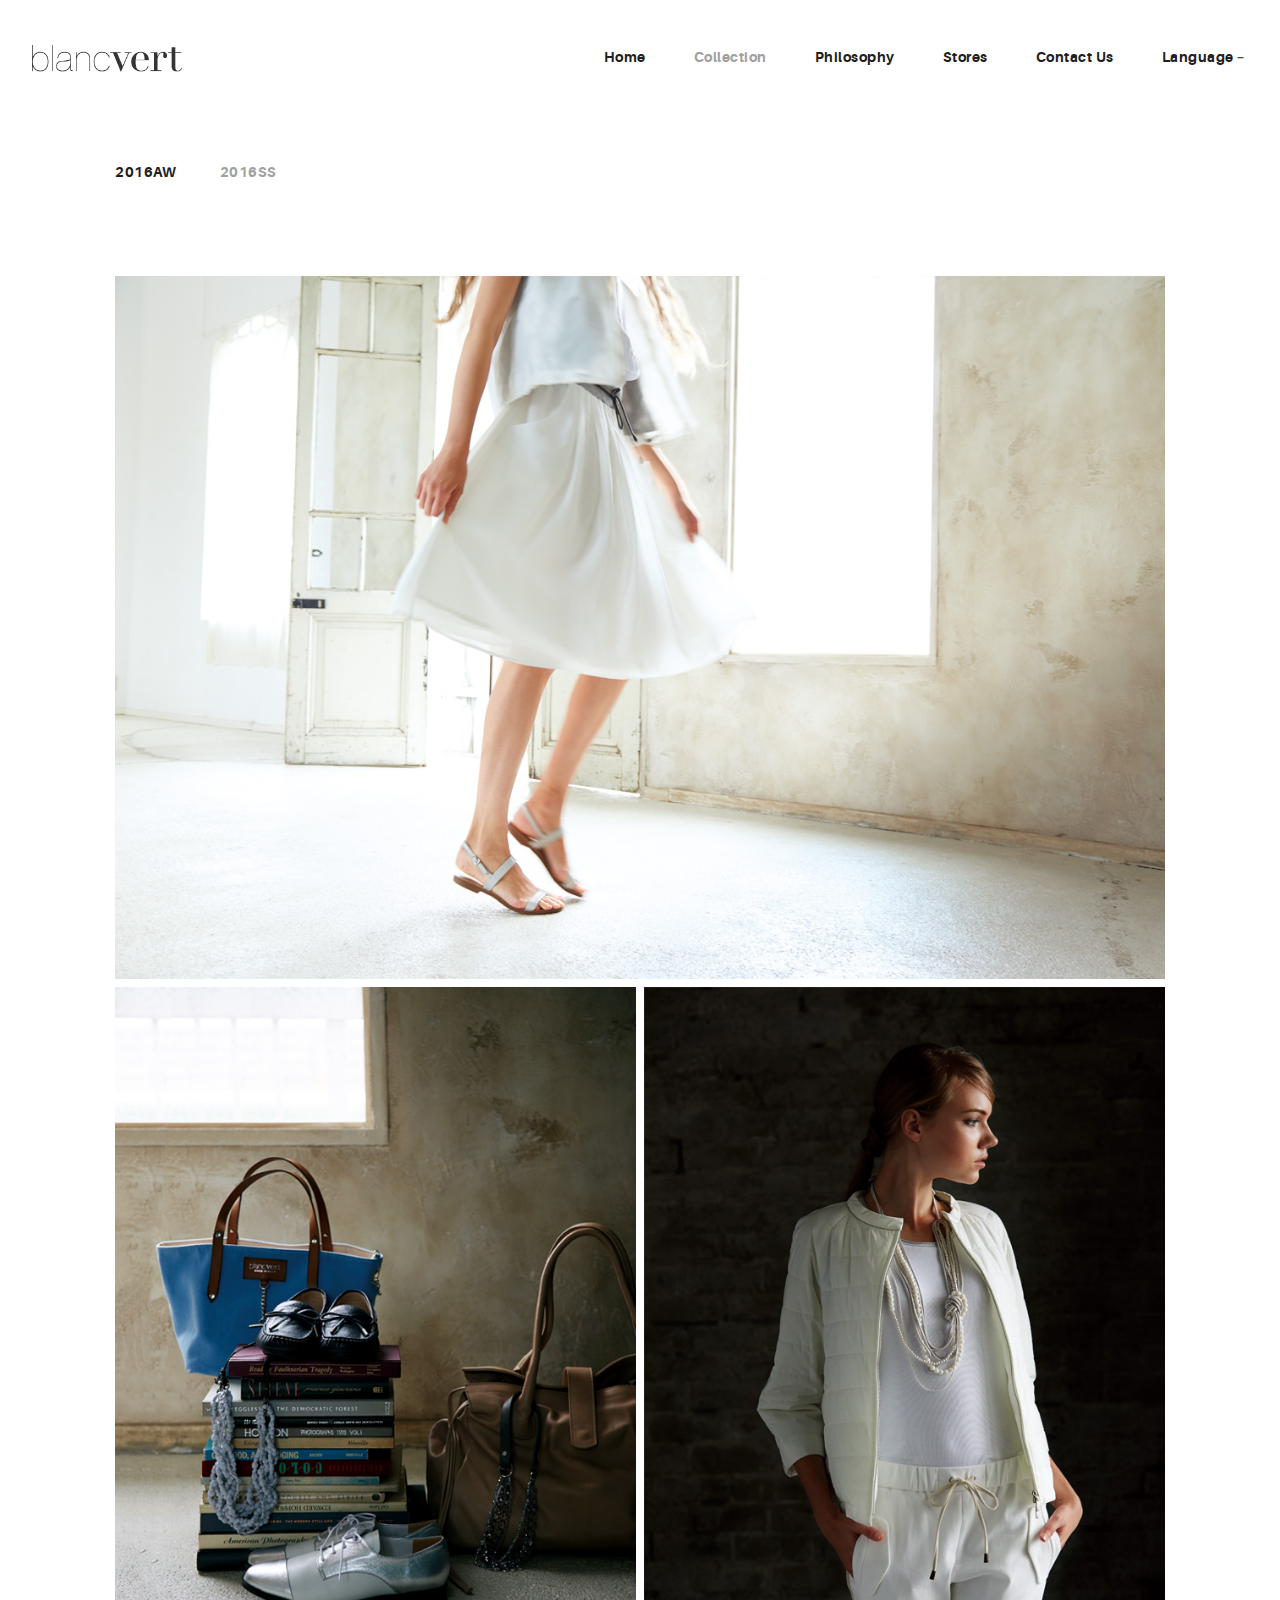
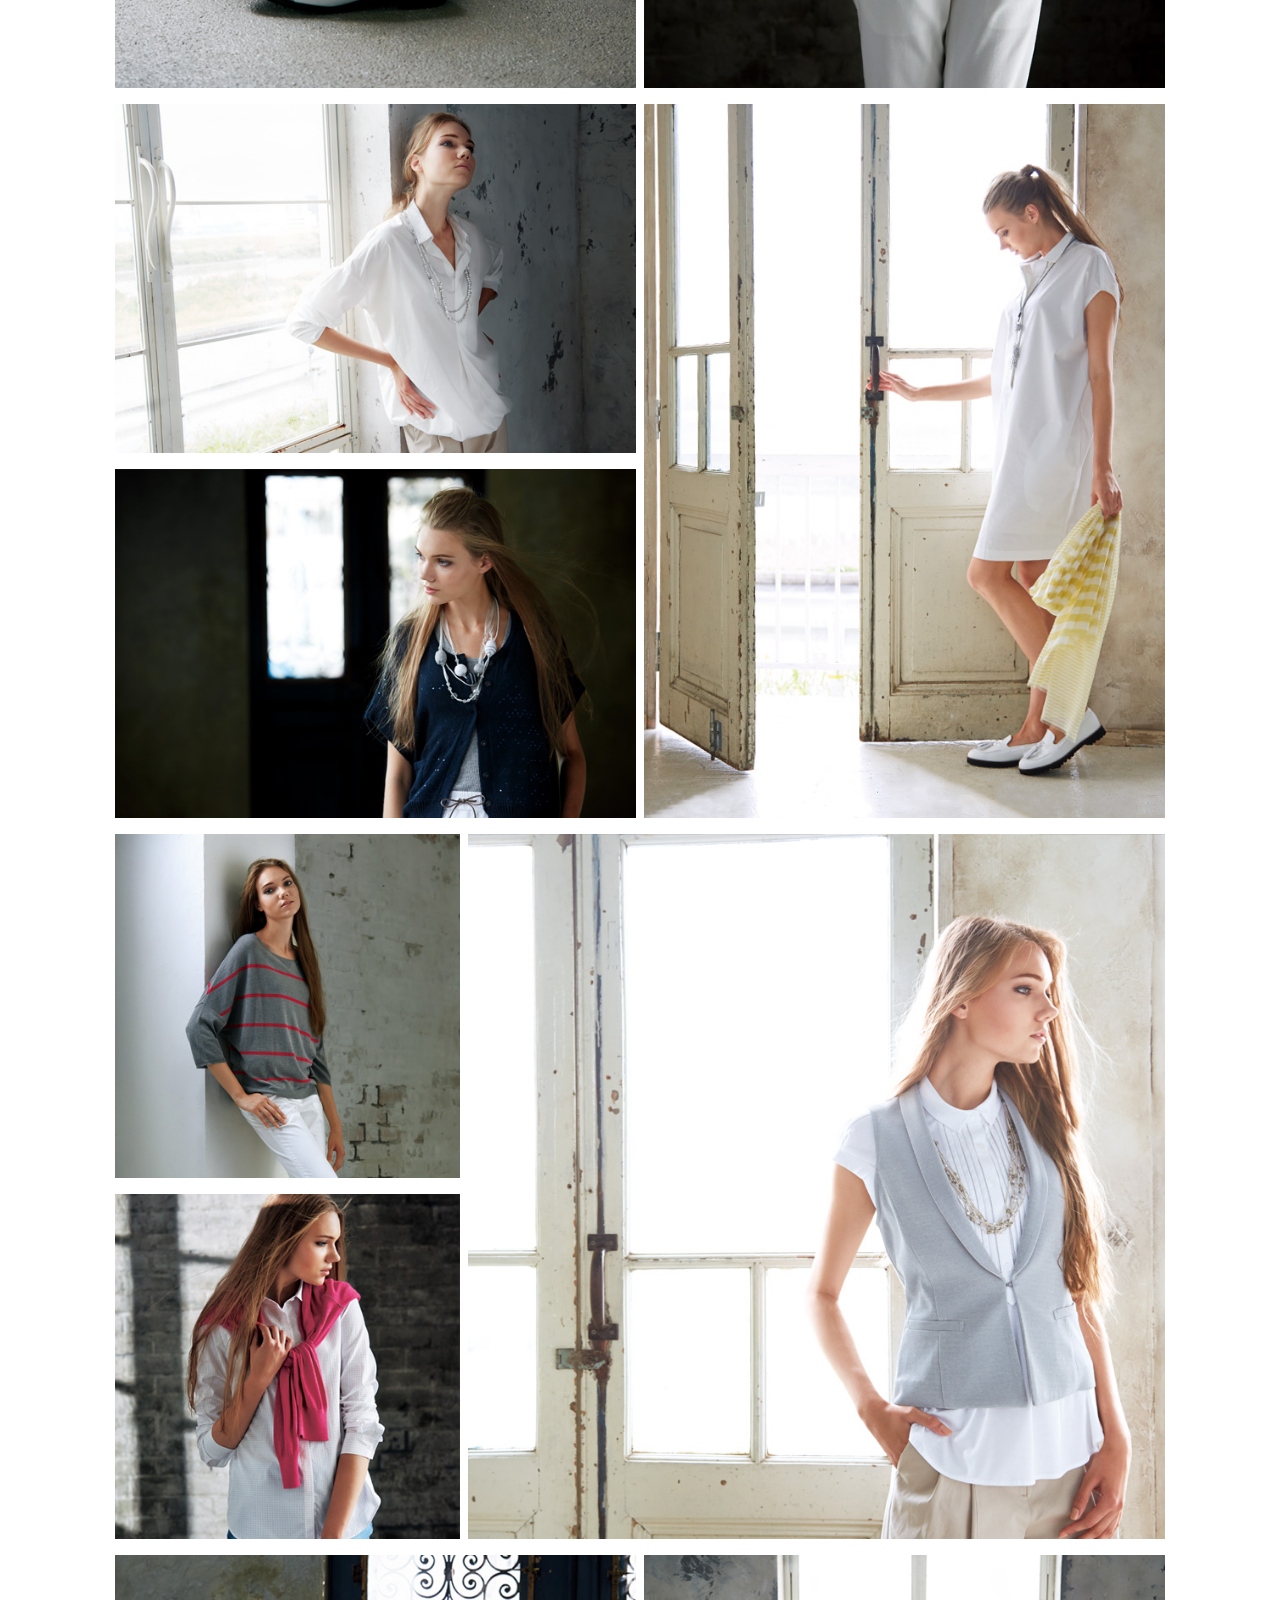
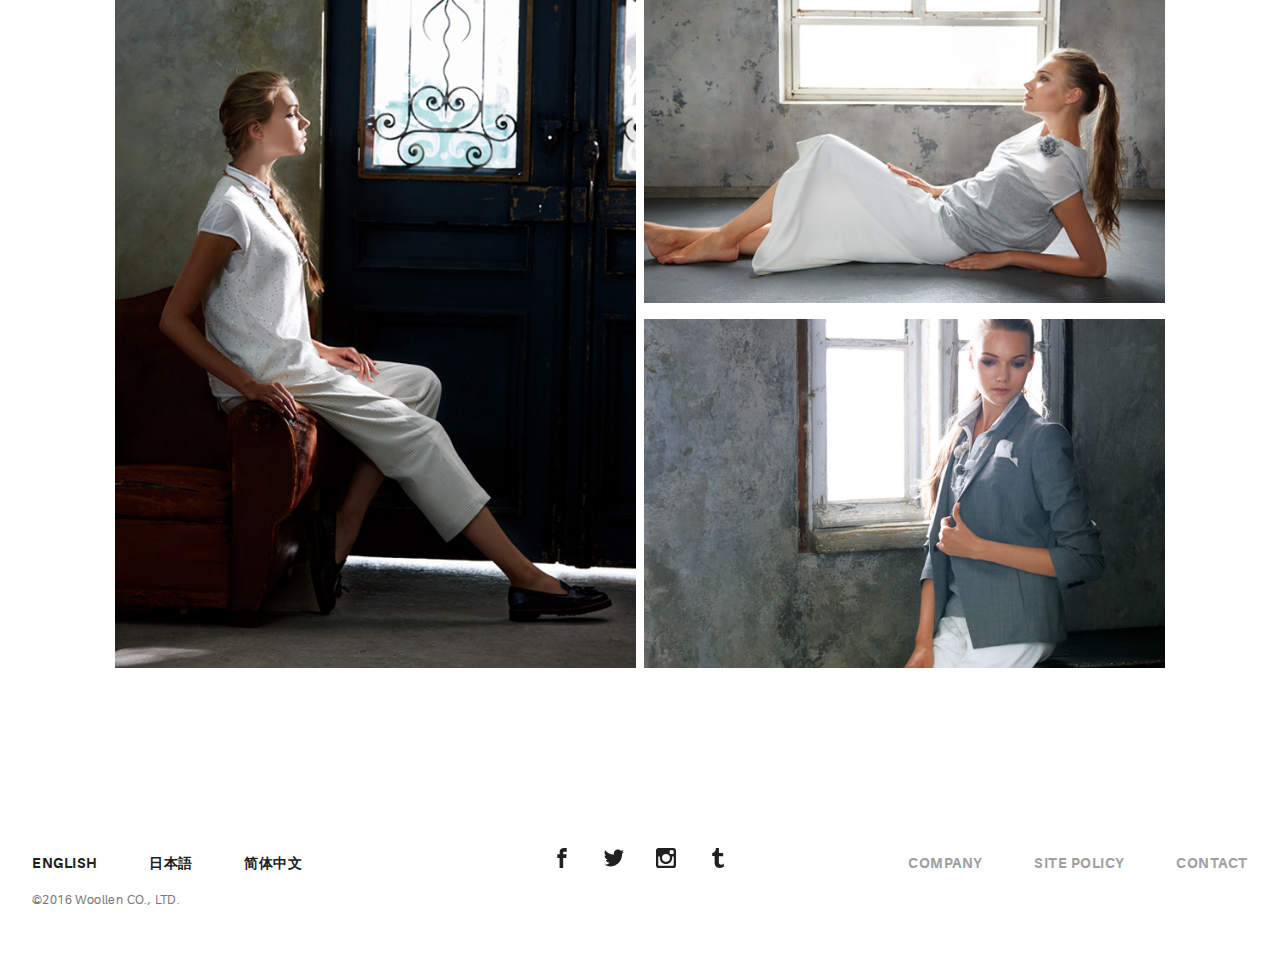
<file: EN_2016SS.html>
<!DOCTYPE html>
<html>
  <head>
    <meta name="viewport" content="width=device-width, initial-scale=1.0">
    <meta charset="UTF-8">
    <title>blanc vert</title>
    <link rel="icon" type="image/svg+xml" href="assets/img/urku-ico.svg">
    <link rel="stylesheet" href="assets/css/aurora-pack.min.css">
    <link rel="stylesheet" href="assets/css/aurora-theme-base.min.css">
    <link rel="stylesheet" href="assets/css/urku.css">
  </head>
  <body class="top-fixed">
    <header class="ae-container-fluid ae-container-fluid--full rk-header ">
      <input type="checkbox" id="mobile-menu" class="rk-mobile-menu">
      <label for="mobile-menu">
        <svg>
          <use xlink:href="assets/img/symbols.svg#bar"></use>
        </svg>
        <svg>
          <use xlink:href="assets/img/symbols.svg#bar"></use>
        </svg>
        <svg>
          <use xlink:href="assets/img/symbols.svg#bar"></use>
        </svg>
      </label>
      <div class="ae-container-fluid rk-topbar">
        <h1 class="rk-logo"><a href="index.html"><img src="assets/img/BVlogo.png"><sup></sup></a></h1>
        <nav class="rk-navigation">
          <ul class="rk-menu">
            <li class="rk-menu__item"><a href="EN_index.html" class="rk-menu__link">Home</a>
            </li>
            <li class="active rk-menu__item"><a href="EN_Collection.html" class="rk-menu__link">Collection</a>
            </li>
            <li class="rk-menu__item"><a href="EN_Philosophy.html" class="rk-menu__link">Philosophy</a>
            </li>
            <li class="rk-menu__item"><a href="EN_Stores.html" class="rk-menu__link">Stores</a>
            </li>
            <li class="rk-menu__item"><a href="EN_contact.html" class="rk-menu__link">Contact Us</a>
            </li>
            <li class="rk-menu__item"><a href="#" class="rk-menu__link">Language﹣</a>
              <nav class="rk-menu__sub">
                <ul class="rk-container">
                  <li class="rk-menu__item"><a href="EN_index.html" class="rk-menu__link">ENGLISH</a></li>
                  <li class="rk-menu__item"><a href="JP_index.html" class="rk-menu__link">日本語</a></li>
                  <li class="rk-menu__item"><a href="CN_index.html" class="rk-menu__link">简体中文</a></li>
                </ul>
              </nav>
            </li>
          </ul>
        </nav>
      </div>
    </header>

    <section class="ae-container-fluid ae-container-fluid--inner rk-portfolio rk-main">
      <div class="au-xs-ta-center au-lg-ta-left">
        <ul class="rk-menu rk-categories-menu">
          <li class="rk-menu__item"><a href="EN_2016AW.html" class="rk-menu__link">2016AW</a>
          </li>
          <li class="active rk-menu__item"><a href="EN_2016SS.html" class="rk-menu__link">2016SS</a>
          </li>
        </ul>
      </div>
      <div class="rk-portfolio__items"><a class="rk-item rk-item--flex item-2016SS-1 rk-size-12 rk-tosize-6 rk-landscape ">
          <div class="item-meta">
            <h2>2016SS</h2>
            <p> </p>
          </div></a><a class="rk-item-new rk-item--flex item-2016SS-2 rk-size-6  rk-portrait ">
          <div class="item-meta">
            <h2></h2>
            <p></p>
          </div></a><a class="rk-item-new  rk-item--flex item-2016SS-3 rk-size-6 rk-tosize-4 rk-portrait rk-tosquare">
          <div class="item-meta">
            <h2></h2>
            <p></p>
          </div></a>
        <div class="rk-items-cont rk-size-6 rk-tosize-8"><a class="rk-item-new  rk-item--flex item-2016SS-4 rk-size-12 rk-tosize-6 rk-landscape ">
            <div class="item-meta">
              <h2></h2>
              <p></p>
            </div></a><a class="rk-item-new  rk-item--flex item-2016SS-5 rk-size-12 rk-tosize-6 rk-landscape ">
            <div class="item-meta">
              <h2></h2>
              <p></p>
            </div></a>
        </div><a class="rk-item-new  rk-item--flex item-2016SS-6 rk-size-6 rk-tosize-4 rk-portrait rk-tosquare">
          <div class="item-meta">
            <h2></h2>
            <p></p>
          </div></a>
        <div class="rk-items-cont rk-size-4 rk-tosize-8"><a class="rk-item-new  rk-item--flex item-2016SS-7 rk-size-12 rk-tosize-6 rk-square ">
            <div class="item-meta">
              <h2></h2>
              <p></p>
            </div></a><a class="rk-item-new  rk-item--flex item-2016SS-8 rk-size-12 rk-tosize-6 rk-square ">
            <div class="item-meta">
              <h2></h2>
              <p></p>
            </div></a>
        </div><a class="rk-item-new  rk-item--flex item-2016SS-9 rk-size-8 rk-tosize-3 rk-square ">
          <div class="item-meta">
            <h2></h2>
            <p></p>
          </div></a><a class="rk-item-new  rk-item--flex item-2016SS-10 rk-size-6 rk-tosize-3 rk-portrait rk-tosquare">
          <div class="item-meta  rk-tosmallfont">
            <h2></h2>
            <p></p>
          </div></a>
        <div class="rk-items-cont rk-size-6 rk-tosize-6"><a class="rk-item-new  rk-item--flex item-2016SS-11 rk-size-12 rk-tosize-6 rk-landscape rk-tosquare">
            <div class="item-meta">
              <h2></h2>
              <p></p>
            </div></a><a class="rk-item-new  rk-item--flex item-2016SS-12 rk-size-12 rk-tosize-6 rk-landscape rk-tosquare">
            <div class="item-meta">
              <h2></h2>
              <p>Packaging</p>
            </div></a>
        </div>
      </div>
    </section>
    <footer class="ae-container-fluid rk-footer ">
      <div class="ae-grid ae-grid--collapse">
        <div class="ae-grid__item item-lg-4 au-xs-ta-center au-lg-ta-left">
          <ul class="rk-menu rk-footer-menu">
            <li class="rk-menu__item"><a href="EN_index.html" class="rk-menu__link">ENGLISH</a>
            </li>
            <li class="rk-menu__item"><a href="JP_index.html" class="rk-menu__link">日本語</a>
            </li>
            <li class="rk-menu__item"><a href="CN_index.html" class="rk-menu__link">简体中文</a>
            </li>
          </ul>
          <p class="rk-footer__text rk-footer__copy ">©2016 Woollen CO., LTD.</p>
        </div>
        <div class="ae-grid__item item-lg-4 au-xs-ta-center"><a href="#0" class="rk-social-btn ">
            <svg>
              <use xlink:href="assets/img/symbols.svg#icon-facebook"></use>
            </svg></a><a href="#0" class="rk-social-btn ">
            <svg>
              <use xlink:href="assets/img/symbols.svg#icon-twitter"></use>
            </svg></a><a href="#0" class="rk-social-btn ">
            <svg>
              <use xlink:href="assets/img/symbols.svg#icon-pinterest"></use>
            </svg></a><a href="#0" class="rk-social-btn ">
            <svg>
              <use xlink:href="assets/img/symbols.svg#icon-tumblr"></use>
            </svg></a></div>
        <div class="ae-grid__item item-lg-4 au-xs-ta-center au-lg-ta-right">
          <ul class="rk-menu rk-footer-menu">
            <li class="active rk-menu__item"><a href="http://woollen.co.jp/" class="rk-menu__link">COMPANY</a>
            </li>
            <li class="active rk-menu__item"><a href="http://woollen.co.jp/site_policy/" class="rk-menu__link">SITE POLICY</a>
            </li>
            <li class="active rk-menu__item"><a href="http://woollen.co.jp/contact/" class="rk-menu__link">CONTACT</a>
            </li>
          </ul>
        </div>
      </div>
    </footer>
    <script src="assets/js/svg4everybody.min.js"></script>
    <script>svg4everybody();</script>
  </body>
</html>
</file>
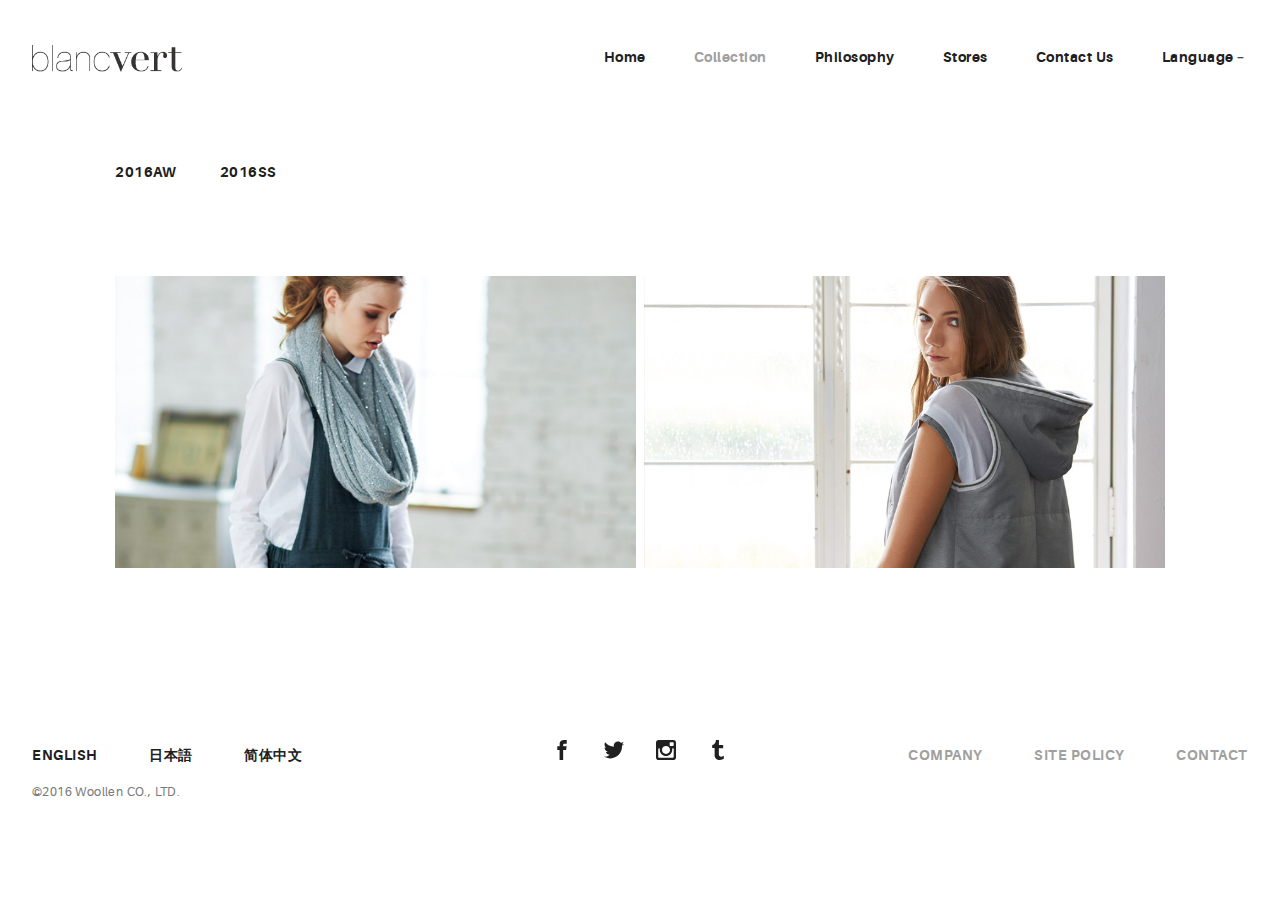
<file: EN_Collection.html>
<!DOCTYPE html>
<html>
  <head>
    <meta name="viewport" content="width=device-width, initial-scale=1.0">
    <meta charset="UTF-8">
    <title>blanc vert</title>
    <link rel="icon" type="image/svg+xml" href="assets/img/urku-ico.svg">
    <link rel="stylesheet" href="assets/css/aurora-pack.min.css">
    <link rel="stylesheet" href="assets/css/aurora-theme-base.min.css">
    <link rel="stylesheet" href="assets/css/urku.css">
  </head>
  <body class="top-fixed">
    <header class="ae-container-fluid ae-container-fluid--full rk-header ">
      <input type="checkbox" id="mobile-menu" class="rk-mobile-menu">
      <label for="mobile-menu">
        <svg>
          <use xlink:href="assets/img/symbols.svg#bar"></use>
        </svg>
        <svg>
          <use xlink:href="assets/img/symbols.svg#bar"></use>
        </svg>
        <svg>
          <use xlink:href="assets/img/symbols.svg#bar"></use>
        </svg>
      </label>
      <div class="ae-container-fluid rk-topbar">
        <h1 class="rk-logo"><a href="index.html"><img src="assets/img/BVlogo.png"></a></h1>
        <nav class="rk-navigation">
          <ul class="rk-menu">
            <li class="rk-menu__item"><a href="EN_index.html" class="rk-menu__link">Home</a>
            </li>
            <li class="active rk-menu__item"><a href="EN_Collection.html" class="rk-menu__link">Collection</a>
            </li>
            <li class="rk-menu__item"><a href="EN_Philosophy.html" class="rk-menu__link">Philosophy</a>
            </li>
            <li class="rk-menu__item"><a href="EN_Stores.html" class="rk-menu__link">Stores</a>
            </li>
            <li class="rk-menu__item"><a href="EN_Contact.html" class="rk-menu__link">Contact Us</a>
            </li>
            <li class="rk-menu__item"><a href="#" class="rk-menu__link">Language﹣</a>
              <nav class="rk-menu__sub">
                <ul class="rk-container">
                  <li class="rk-menu__item"><a href="EN_index.html" class="rk-menu__link">ENGLISH</a></li>
                  <li class="rk-menu__item"><a href="JP_index.html" class="rk-menu__link">日本語</a></li>
                  <li class="rk-menu__item"><a href="CN_index.html" class="rk-menu__link">简体中文</a></li>
                </ul>
              </nav>
            </li>
          </ul>
        </nav>
      </div>
    </header>

    <section class="ae-container-fluid rk-main">
      <input type="radio" name="layout-ctrl" checked id="layout-base" class="layout-ctrl-input">
      
      <section class="ae-container-fluid ae-container-fluid--inner rk-portfolio">
        <div class="au-xs-ta-center au-lg-ta-left">
          <ul class="rk-menu rk-categories-menu">
            <li class="rk-menu__item"><a href="EN_2016AW.html" class="rk-menu__link">2016AW</a>
            </li>
            <li class="rk-menu__item"><a href="EN_2016SS.html" class="rk-menu__link">2016SS</a>
            </li>
          </ul>
        </div>
        <div class="rk-portfolio__items">

            <a href="EN_2016AW.html" class="rk-item rk-item--flex item-5 rk-size-6 content-height rk-square ">
            <div class="item-meta">
              <h2>2016AW</h2>
              <p></p>
            </div></a>
            <a href="EN_2016SS.html" class="rk-item rk-item--flex item-13 rk-size-6 content-height rk-tosize-3 rk-square ">
            <div class="item-meta">
              <h2>2016SS</h2>
              <p></p>
            </div></a>
              <p></p>
            </div></a>
        </div>
      </section>
    </section>
    <footer class="ae-container-fluid rk-footer ">
      <div class="ae-grid ae-grid--collapse">
        <div class="ae-grid__item item-lg-4 au-xs-ta-center au-lg-ta-left">
          <ul class="rk-menu rk-footer-menu">
            <li class="rk-menu__item"><a href="EN_index.html" class="rk-menu__link">ENGLISH</a>
            </li>
            <li class="rk-menu__item"><a href="JP_index.html" class="rk-menu__link">日本語</a>
            </li>
            <li class="rk-menu__item"><a href="CN_index.html" class="rk-menu__link">简体中文</a>
            </li>
          </ul>
          <p class="rk-footer__text rk-footer__copy ">©2016 Woollen CO., LTD.</p>
        </div>
        <div class="ae-grid__item item-lg-4 au-xs-ta-center"><a href="#0" class="rk-social-btn ">
            <svg>
              <use xlink:href="assets/img/symbols.svg#icon-facebook"></use>
            </svg></a><a href="#0" class="rk-social-btn ">
            <svg>
              <use xlink:href="assets/img/symbols.svg#icon-twitter"></use>
            </svg></a><a href="#0" class="rk-social-btn ">
            <svg>
              <use xlink:href="assets/img/symbols.svg#icon-pinterest"></use>
            </svg></a><a href="#0" class="rk-social-btn ">
            <svg>
              <use xlink:href="assets/img/symbols.svg#icon-tumblr"></use>
            </svg></a></div>
        <div class="ae-grid__item item-lg-4 au-xs-ta-center au-lg-ta-right">
          <ul class="rk-menu rk-footer-menu">
            <li class="active rk-menu__item"><a href="http://woollen.co.jp/" class="rk-menu__link">COMPANY</a>
            </li>
            <li class="active rk-menu__item"><a href="http://woollen.co.jp/site_policy/" class="rk-menu__link">SITE POLICY</a>
            </li>
            <li class="active rk-menu__item"><a href="http://woollen.co.jp/contact/" class="rk-menu__link">CONTACT</a>
            </li>
          </ul>
        </div>
      </div>
    </footer>
    <script src="assets/js/svg4everybody.min.js"></script>
    <script>svg4everybody();</script>
  </body>
</html>
</file>
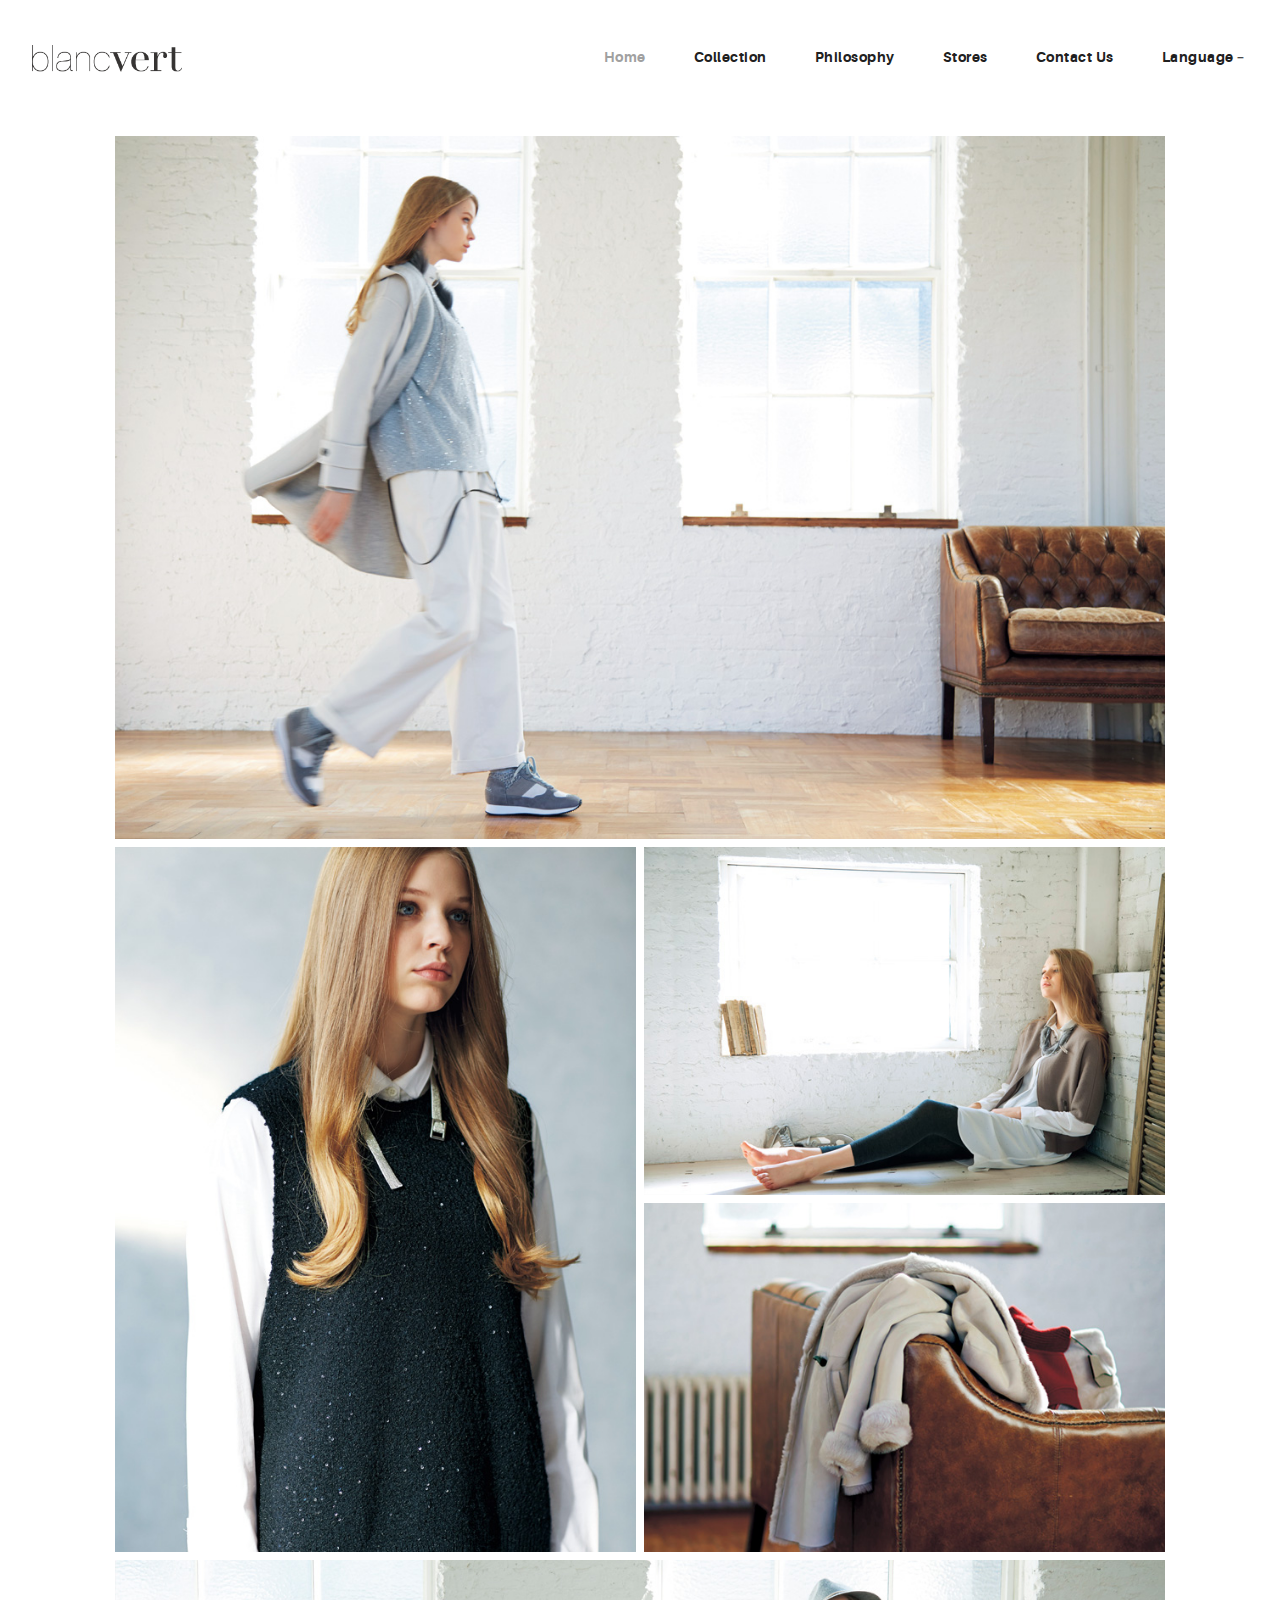
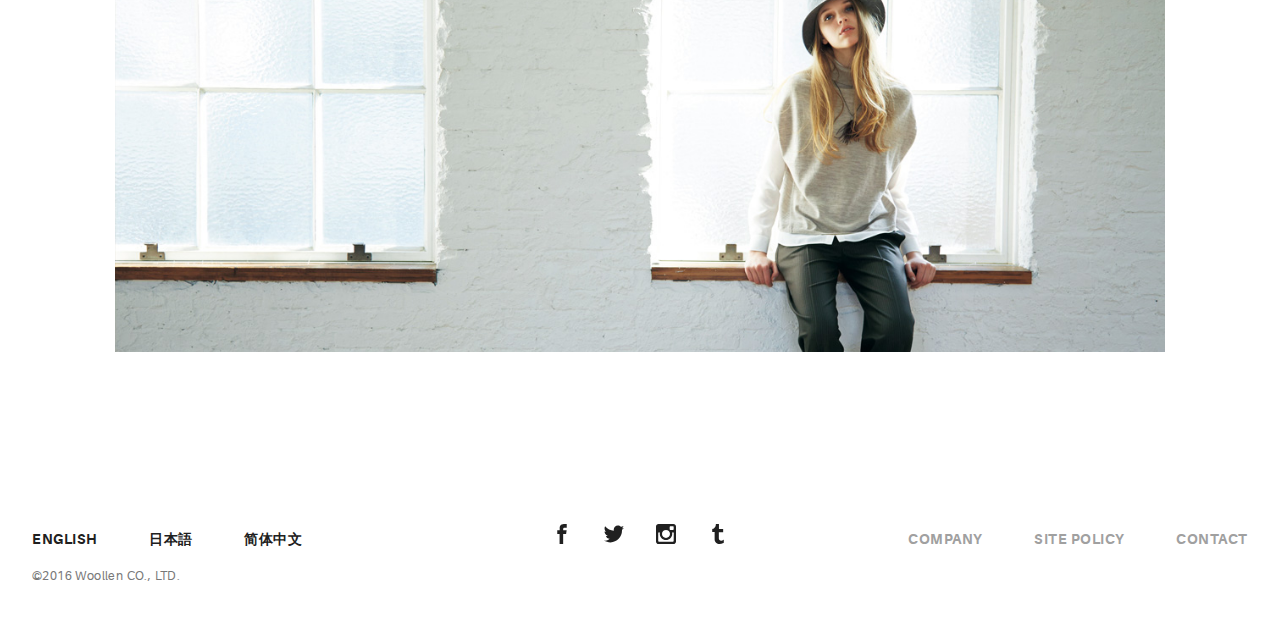
<file: EN_index.html>
<!DOCTYPE html>
<html>
  <head>
    <meta name="viewport" content="width=device-width, initial-scale=1.0">
    <meta charset="UTF-8">
    <title>blanc vert</title>
    <link rel="icon" type="image/svg+xml" href="assets/img/urku-ico.svg">
    <link rel="stylesheet" href="assets/css/aurora-pack.min.css">
    <link rel="stylesheet" href="assets/css/aurora-theme-base.min.css">
    <link rel="stylesheet" href="assets/css/urku.css">
  </head>
  <body class="top-fixed">
    <header class="ae-container-fluid ae-container-fluid--full rk-header ">
      <input type="checkbox" id="mobile-menu" class="rk-mobile-menu">
      <label for="mobile-menu">
        <svg>
          <use xlink:href="assets/img/symbols.svg#bar"></use>
        </svg>
        <svg>
          <use xlink:href="assets/img/symbols.svg#bar"></use>
        </svg>
        <svg>
          <use xlink:href="assets/img/symbols.svg#bar"></use>
        </svg>
      </label>
      <div class="ae-container-fluid rk-topbar">
        <h1 class="rk-logo"><a href="EN_index.html"><img src="assets/img/BVlogo.png"></a></h1>
        <nav class="rk-navigation">
          <ul class="rk-menu">
            <li class="active rk-menu__item"><a href="EN_index.html" class="rk-menu__link">Home</a>
            </li>
            <li class="rk-menu__item"><a href="EN_Collection.html" class="rk-menu__link">Collection</a>
            </li>
            <li class="rk-menu__item"><a href="EN_Philosophy.html" class="rk-menu__link">Philosophy</a>
            </li>
            <li class="rk-menu__item"><a href="EN_Stores.html" class="rk-menu__link">Stores</a>
            </li>
            <li class="rk-menu__item"><a href="EN_Contact.html" class="rk-menu__link">Contact Us</a>
            </li>
            <li class="rk-menu__item"><a href="#" class="rk-menu__link">Language﹣</a>
              <nav class="rk-menu__sub">
                <ul class="rk-container">
                  <li class="rk-menu__item"><a href="EN_index.html" class="rk-menu__link">ENGLISH</a></li>
                  <li class="rk-menu__item"><a href="#" class="rk-menu__link">日本語</a></li>
                  <li class="rk-menu__item"><a href="#" class="rk-menu__link">简体中文</a></li>
                </ul>
              </nav>
            </li>
          </ul>
        </nav>
      </div>
    </header>
    
    <section class="ae-container-fluid rk-main">
      <input type="radio" name="layout-ctrl" checked id="layout-base" class="layout-ctrl-input">
      
       <section class="ae-container-fluid ae-container-fluid--inner loading rk-portfolio ">
        
            <div class="rk-portfolio__items">
            
            <p class="rk-item rk-item--flex item-1 rk-size-12 rk-tosize-6 rk-landscape ">
            <div class="item-meta">
              <h2></h2>
              <p></p>
            </div>
            </p>


            <a href="EN_Collection.html" class="rk-item rk-item--flex item-10 rk-size-6 rk-tosize-3 rk-portrait rk-tosquare">
            <div class="item-meta  rk-tosmallfont">
              <h2>Collection</h2>
              <p></p>
            </div>
            </a>
          
            <div class="rk-items-cont rk-size-6 rk-tosize-6">
            <a href="EN_Philosophy.html" class="rk-item rk-item--flex item-11 rk-size-12 rk-tosize-6 rk-landscape rk-tosquare">
              <div class="item-meta">
                <h2>Philosophy</h2>
                <p></p>
              </div>
            </a>

            <a href="EN_Stores.html" class="rk-item rk-item--flex item-12 rk-size-12 rk-tosize-6 rk-landscape rk-tosquare">
              <div class="item-meta">
                <h2>Stores</h2>
                <p></p>
              </div>
            </a>
            </div>

            <a href="EN_Contact.html" class="rk-item rk-item--flex item-17 rk-size-12 rk-tosize-6 rk-landscape Contact-size">
            <div class="item-meta">
              <h2>Contact Us</h2>
              <p></p>
            </div>
            </a>
          </div>
        </div>
      </section>
    </section>
    <footer class="ae-container-fluid rk-footer ">
      <div class="ae-grid ae-grid--collapse">
        <div class="ae-grid__item item-lg-4 au-xs-ta-center au-lg-ta-left">
          <ul class="rk-menu rk-footer-menu">
            <li class="rk-menu__item"><a href="EN_index.html" class="rk-menu__link">ENGLISH</a>
            </li>
            <li class="rk-menu__item"><a href="#" class="rk-menu__link">日本語</a>
            </li>
            <li class="rk-menu__item"><a href="#" class="rk-menu__link">简体中文</a>
            </li>
          </ul>
          <p class="rk-footer__text rk-footer__copy ">©2016 Woollen CO., LTD.</p>
        </div>
        <div class="ae-grid__item item-lg-4 au-xs-ta-center"><a href="#0" class="rk-social-btn ">
            <svg>
              <use xlink:href="assets/img/symbols.svg#icon-facebook"></use>
            </svg></a><a href="#0" class="rk-social-btn ">
            <svg>
              <use xlink:href="assets/img/symbols.svg#icon-twitter"></use>
            </svg></a><a href="#0" class="rk-social-btn ">
            <svg>
              <use xlink:href="assets/img/symbols.svg#icon-pinterest"></use>
            </svg></a><a href="#0" class="rk-social-btn ">
            <svg>
              <use xlink:href="assets/img/symbols.svg#icon-tumblr"></use>
            </svg></a></div>
        <div class="ae-grid__item item-lg-4 au-xs-ta-center au-lg-ta-right">
          <ul class="rk-menu rk-footer-menu">
            <li class="active rk-menu__item"><a href="http://woollen.co.jp/" class="rk-menu__link">COMPANY</a>
            </li>
            <li class="active rk-menu__item"><a href="http://woollen.co.jp/site_policy/" class="rk-menu__link">SITE POLICY</a>
            </li>
            <li class="active rk-menu__item"><a href="http://woollen.co.jp/contact/" class="rk-menu__link">CONTACT</a>
            </li>
          </ul>
        </div>
      </div>
    </footer>
    <script src="assets/js/svg4everybody.min.js"></script>
    <script>svg4everybody();</script>
  </body>
</html>
</file>
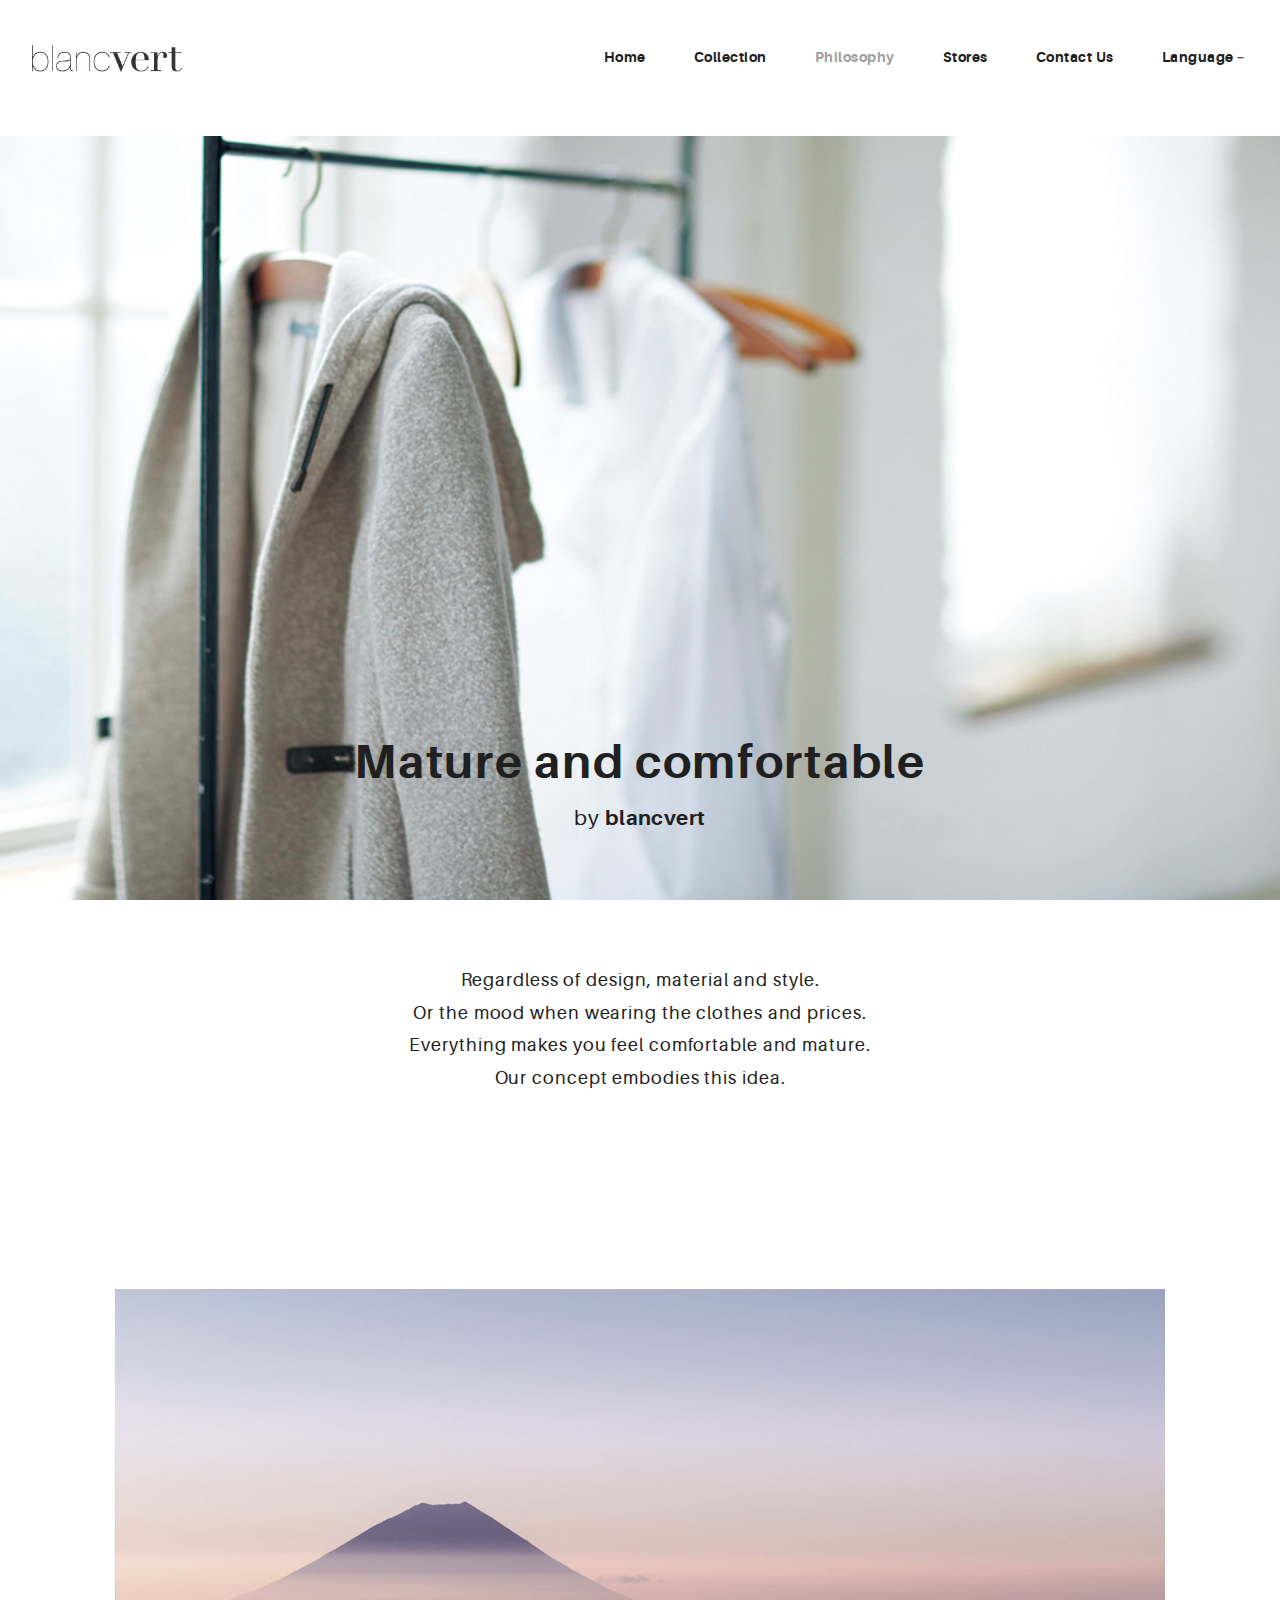
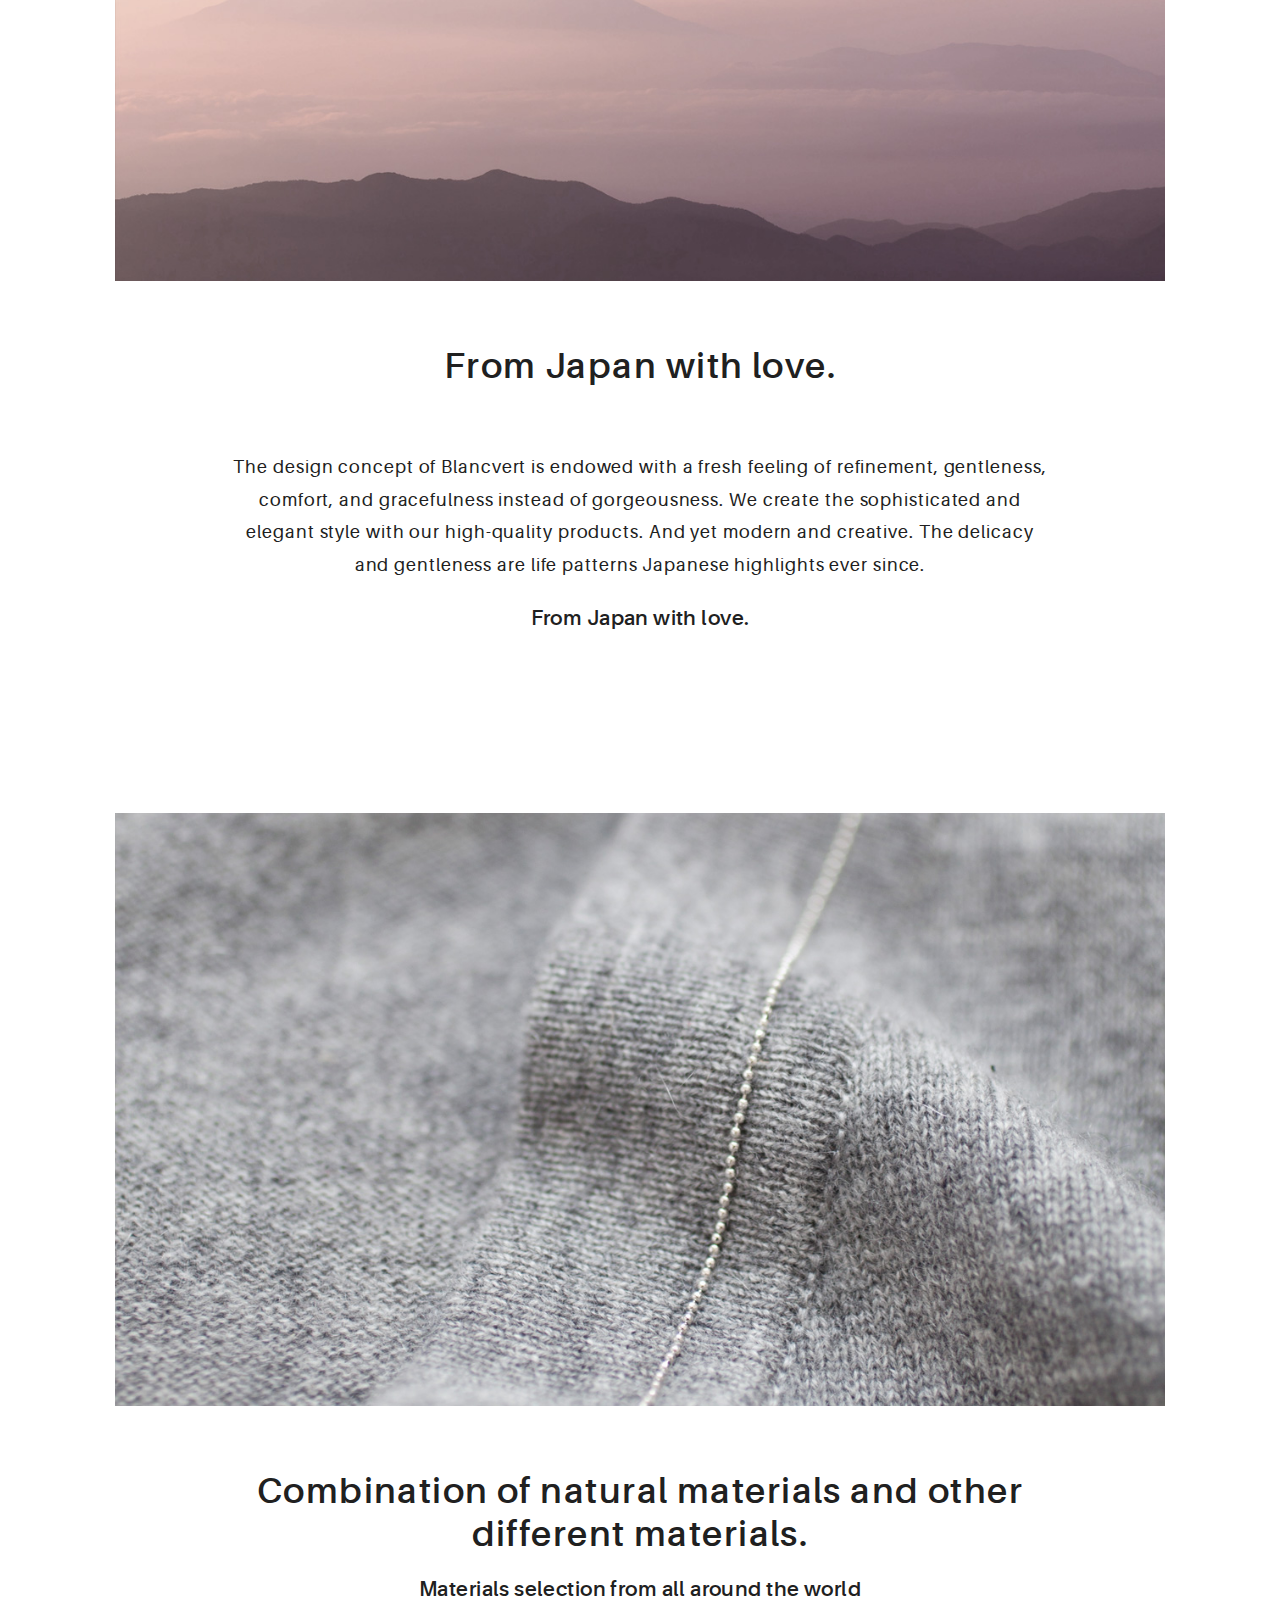
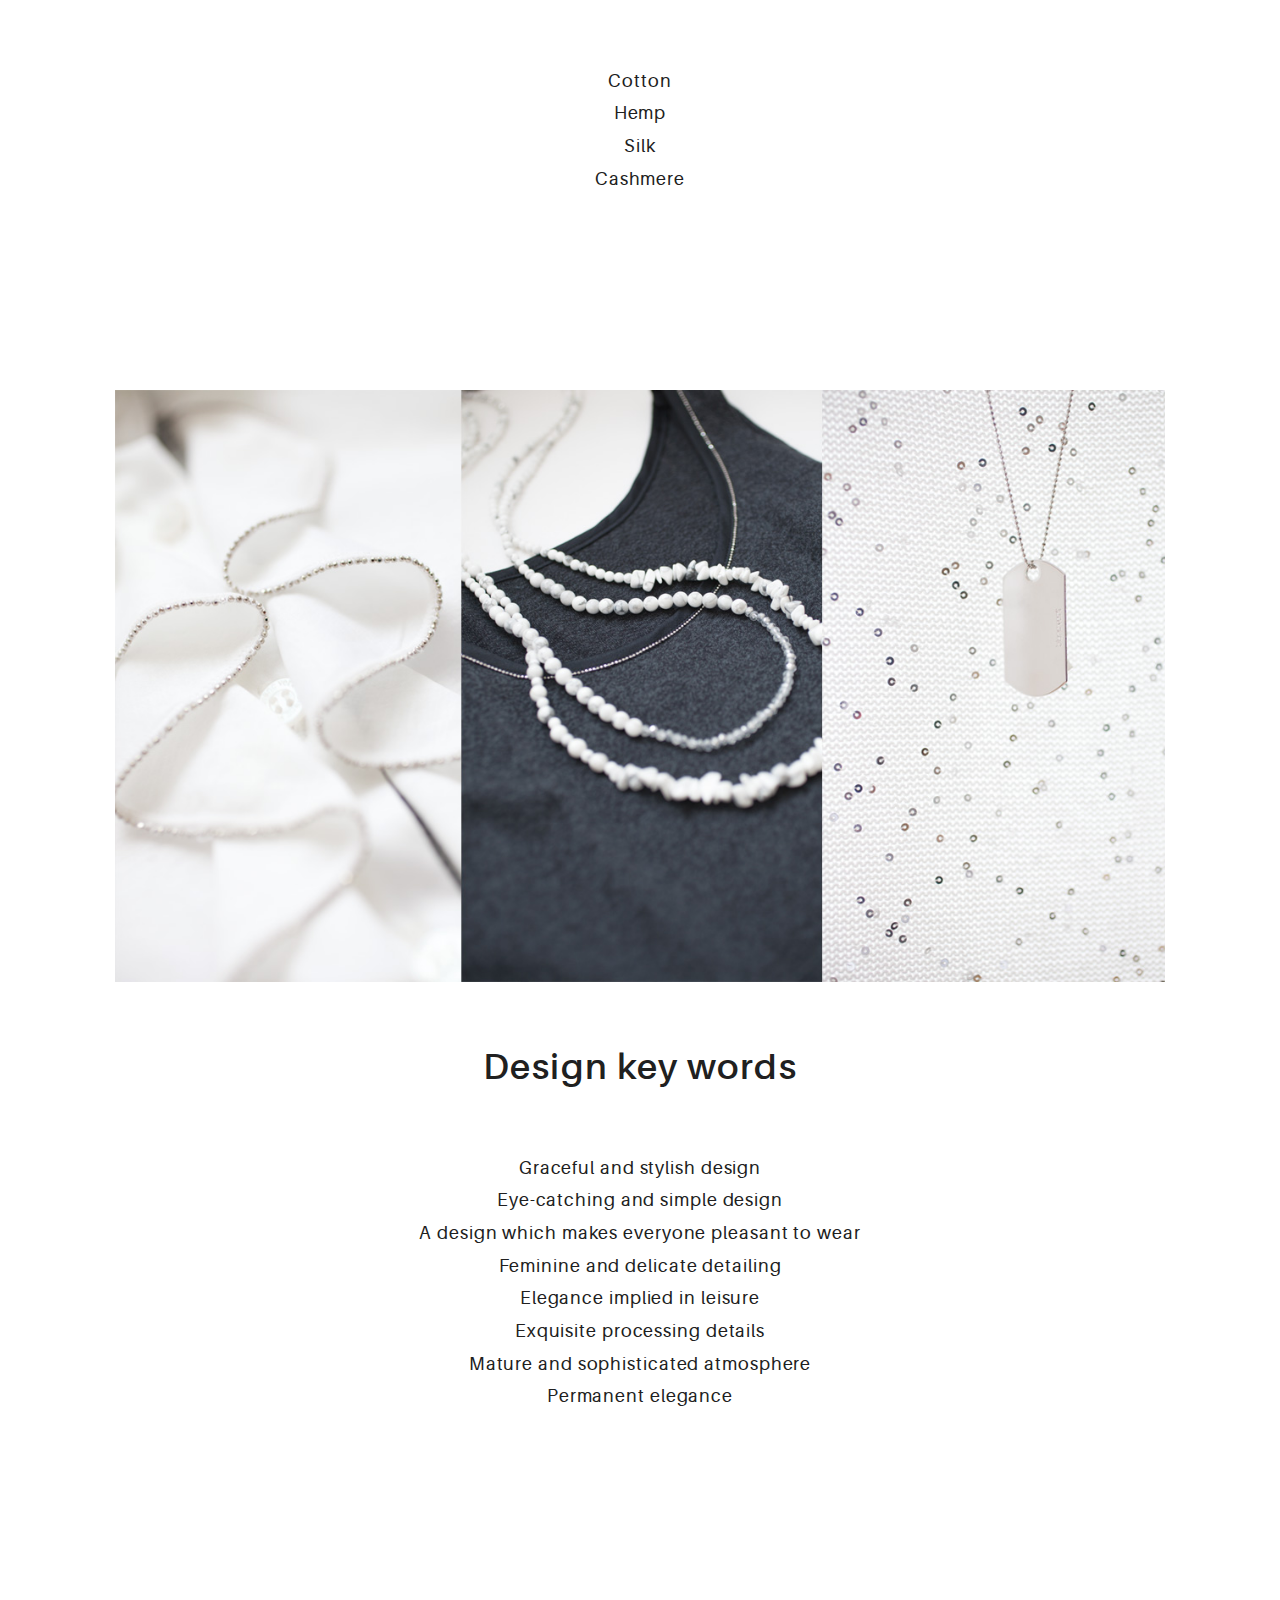
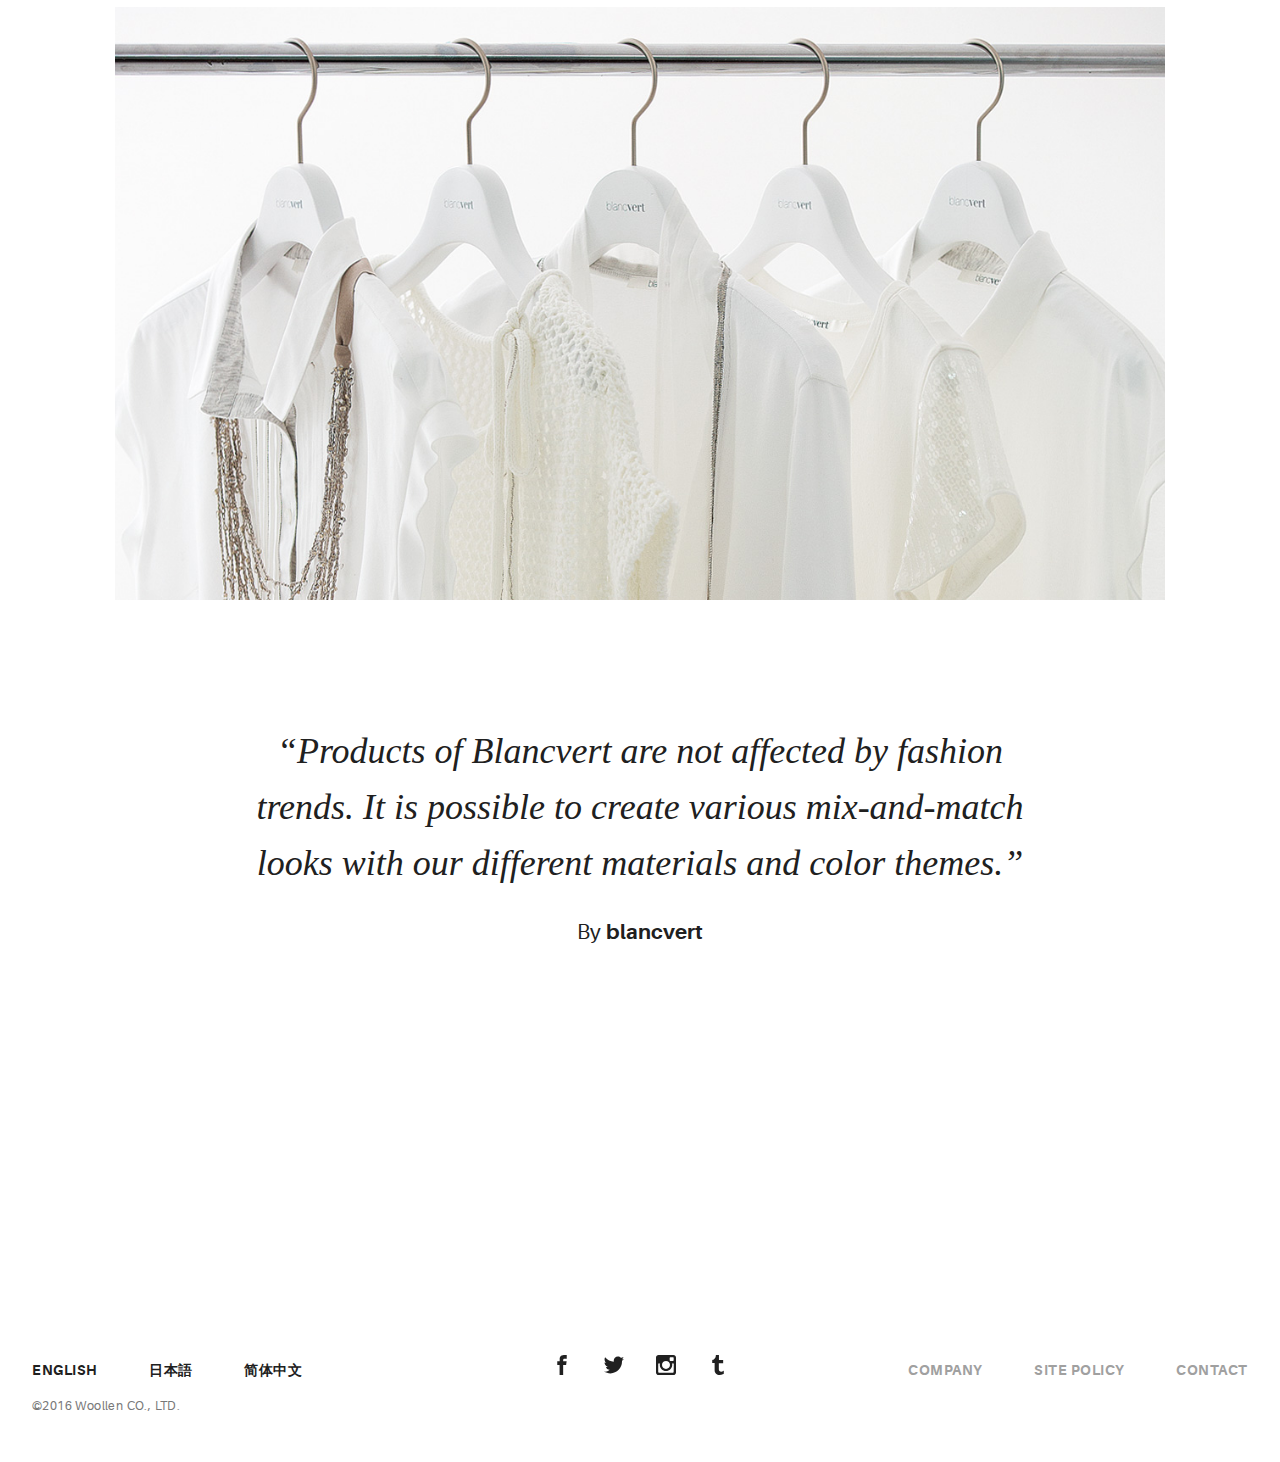
<file: EN_Philosophy.html>
<!DOCTYPE html>
<html>
  <head>
    <meta name="viewport" content="width=device-width, initial-scale=1.0">
    <meta charset="UTF-8">
    <title>blanc vert</title>
    <link rel="icon" type="image/svg+xml" href="assets/img/urku-ico.svg">
    <link rel="stylesheet" href="assets/css/aurora-pack.min.css">
    <link rel="stylesheet" href="assets/css/aurora-theme-base.min.css">
    <link rel="stylesheet" href="assets/css/urku.css">
  </head>
  <body class="top-fixed">
    <header class="ae-container-fluid ae-container-fluid--full rk-header ">
      <input type="checkbox" id="mobile-menu" class="rk-mobile-menu">
      <label for="mobile-menu">
        <svg>
          <use xlink:href="assets/img/symbols.svg#bar"></use>
        </svg>
        <svg>
          <use xlink:href="assets/img/symbols.svg#bar"></use>
        </svg>
        <svg>
          <use xlink:href="assets/img/symbols.svg#bar"></use>
        </svg>
      </label>
      <div class="ae-container-fluid rk-topbar">
        <h1 class="rk-logo"><a href="EN_index.html"><img src="assets/img/BVlogo.png"><sup></sup></a></h1>
        <nav class="rk-navigation">
          <ul class="rk-menu">
            <li class="rk-menu__item"><a href="EN_index.html" class="rk-menu__link">Home</a>
            </li>
            <li class="rk-menu__item"><a href="EN_Collection.html" class="rk-menu__link">Collection</a>
            </li>
            <li class="active rk-menu__item"><a href="EN_Philosophy.html" class="rk-menu__link">Philosophy</a>
            </li>
            <li class="rk-menu__item"><a href="EN_Stores.html" class="rk-menu__link">Stores</a>
            </li>
            <li class="rk-menu__item"><a href="EN_Contact.html" class="rk-menu__link">Contact Us</a>
            </li>
            <li class="rk-menu__item"><a href="#" class="rk-menu__link">Language﹣</a>
              <nav class="rk-menu__sub">
                <ul class="rk-container">
                  <li class="rk-menu__item"><a href="EN_index.html" class="rk-menu__link">ENGLISH</a></li>
                  <li class="rk-menu__item"><a href="#" class="rk-menu__link">日本語</a></li>
                  <li class="rk-menu__item"><a href="#" class="rk-menu__link">简体中文</a></li>
                </ul>
              </nav>
            </li>
          </ul>
        </nav>
      </div>
    </header>
    
    <section class="ae-container-fluid ae-container-fluid--full">
      <header class="rk-portfolio-cover  item-ph-1">
        <div class="item-inside__meta">
          <h1 class="ae-u-bolder rk-portfolio-title ">Mature and comfortable</h1>
          <p class="ae-theta rk-portfolio-category ">by <span class="ae-u-bolder">blancvert</span></p>
        </div>
      </header>
      
      <div class="ae-container-fluid ae-container-fluid--inner rk-portfolio--inner">
       <div class="rk-blog__items">
          <div class="rk-blog__item">
            <div class="blog-info">

              <h5 class="blog-info__author"></h5>
              <p class="blog-info__excerpt text-center" >Regardless of design, material and style.<br>Or the mood when wearing the clothes and prices.<br>Everything makes you feel comfortable and mature.<br>Our concept embodies this idea.</p>
            </div>
          </div>
          

        <div class="rk-blog__item">
            <p class="post-img item-ph-2 rk-landscape-alt rk-tosquare "></p>
            <div class="blog-info">
              <h2 class="blog-info__title">From Japan with love.</h2>
              <h5 class="blog-info__author"></h5>
              <p class="blog-info__excerpt text-center" >The design concept of Blancvert is endowed with a fresh feeling of refinement, gentleness, comfort, and gracefulness instead of gorgeousness. We create the sophisticated and elegant style with our high-quality products. And yet modern and creative. The delicacy and gentleness are life patterns Japanese highlights ever since.</p>
              <h5 class="blog-info__author">From Japan with love.</h5>
            </div>
          </div>
          
          <div class="rk-blog__item">
            <p class="post-img item-ph-3 rk-landscape-alt rk-tosquare "></p>
            <div class="blog-info">
              <h2 class="blog-info__title">Combination of natural materials and other different materials.</h2>
              <h5 class="blog-info__author">Materials selection from all around the world</h5>
              <p class="blog-info__excerpt text-center" >Cotton<br>Hemp<br>Silk<br>Cashmere</p>
            </div>
          </div>


          <div class="rk-blog__item">
            <p class="post-img item-ph-4 rk-landscape-alt rk-tosquare "></p>
            <div class="blog-info">
              <h2 class="blog-info__title">Design key words</h2>
              <p class="blog-info__excerpt text-center" >Graceful and stylish design<br>Eye-catching and simple design<br>A design which makes everyone pleasant to wear<br>Feminine and delicate detailing<br>Elegance implied in leisure<br>Exquisite processing details<br>Mature and sophisticated atmosphere<br>Permanent elegance</p>
            </div>
          </div>

          <div class="rk-blog__item">
            <p class="post-img item-ph-5 rk-landscape-alt rk-tosquare "></p>
            <div class="ae-grid ae-grid--collapse inner-box-3">
          <div class="ae-grid__item item-lg-10 item-lg--offset-1">
            <blockquote class="au-xs-ta-center">
              <p class="ae-delta au-italic">“Products of Blancvert are not affected by fashion trends. It is possible to create various mix-and-match looks with our different materials and color themes.”</p>
              <footer> 
                <p class="ae-theta">By <span class="ae-u-bolder">blancvert</span></p>
              </footer>
            </blockquote>
          </div>
        </div>
      </div>
    </section>
    

    <footer class="ae-container-fluid rk-footer ">
      <div class="ae-grid ae-grid--collapse">
        <div class="ae-grid__item item-lg-4 au-xs-ta-center au-lg-ta-left">
          <ul class="rk-menu rk-footer-menu">
            <li class="rk-menu__item"><a href="EN_index.html" class="rk-menu__link">ENGLISH</a>
            </li>
            <li class="rk-menu__item"><a href="#" class="rk-menu__link">日本語</a>
            </li>
            <li class="rk-menu__item"><a href="#" class="rk-menu__link">简体中文</a>
            </li>
          </ul>
          <p class="rk-footer__text rk-footer__copy ">©2016 Woollen CO., LTD.</p>
        </div>
        <div class="ae-grid__item item-lg-4 au-xs-ta-center"><a href="#0" class="rk-social-btn ">
            <svg>
              <use xlink:href="assets/img/symbols.svg#icon-facebook"></use>
            </svg></a><a href="#0" class="rk-social-btn ">
            <svg>
              <use xlink:href="assets/img/symbols.svg#icon-twitter"></use>
            </svg></a><a href="#0" class="rk-social-btn ">
            <svg>
              <use xlink:href="assets/img/symbols.svg#icon-pinterest"></use>
            </svg></a><a href="#0" class="rk-social-btn ">
            <svg>
              <use xlink:href="assets/img/symbols.svg#icon-tumblr"></use>
            </svg></a></div>
        <div class="ae-grid__item item-lg-4 au-xs-ta-center au-lg-ta-right">
          <ul class="rk-menu rk-footer-menu">
            <li class="active rk-menu__item"><a href="http://woollen.co.jp/" class="rk-menu__link">COMPANY</a>
            </li>
            <li class="active rk-menu__item"><a href="http://woollen.co.jp/site_policy/" class="rk-menu__link">SITE POLICY</a>
            </li>
            <li class="active rk-menu__item"><a href="http://woollen.co.jp/contact/" class="rk-menu__link">CONTACT</a>
            </li>
          </ul>
        </div>
      </div>
    </footer>

    <script src="assets/js/svg4everybody.min.js"></script>
    <script>svg4everybody();</script>
  </body>
</html>
</file>
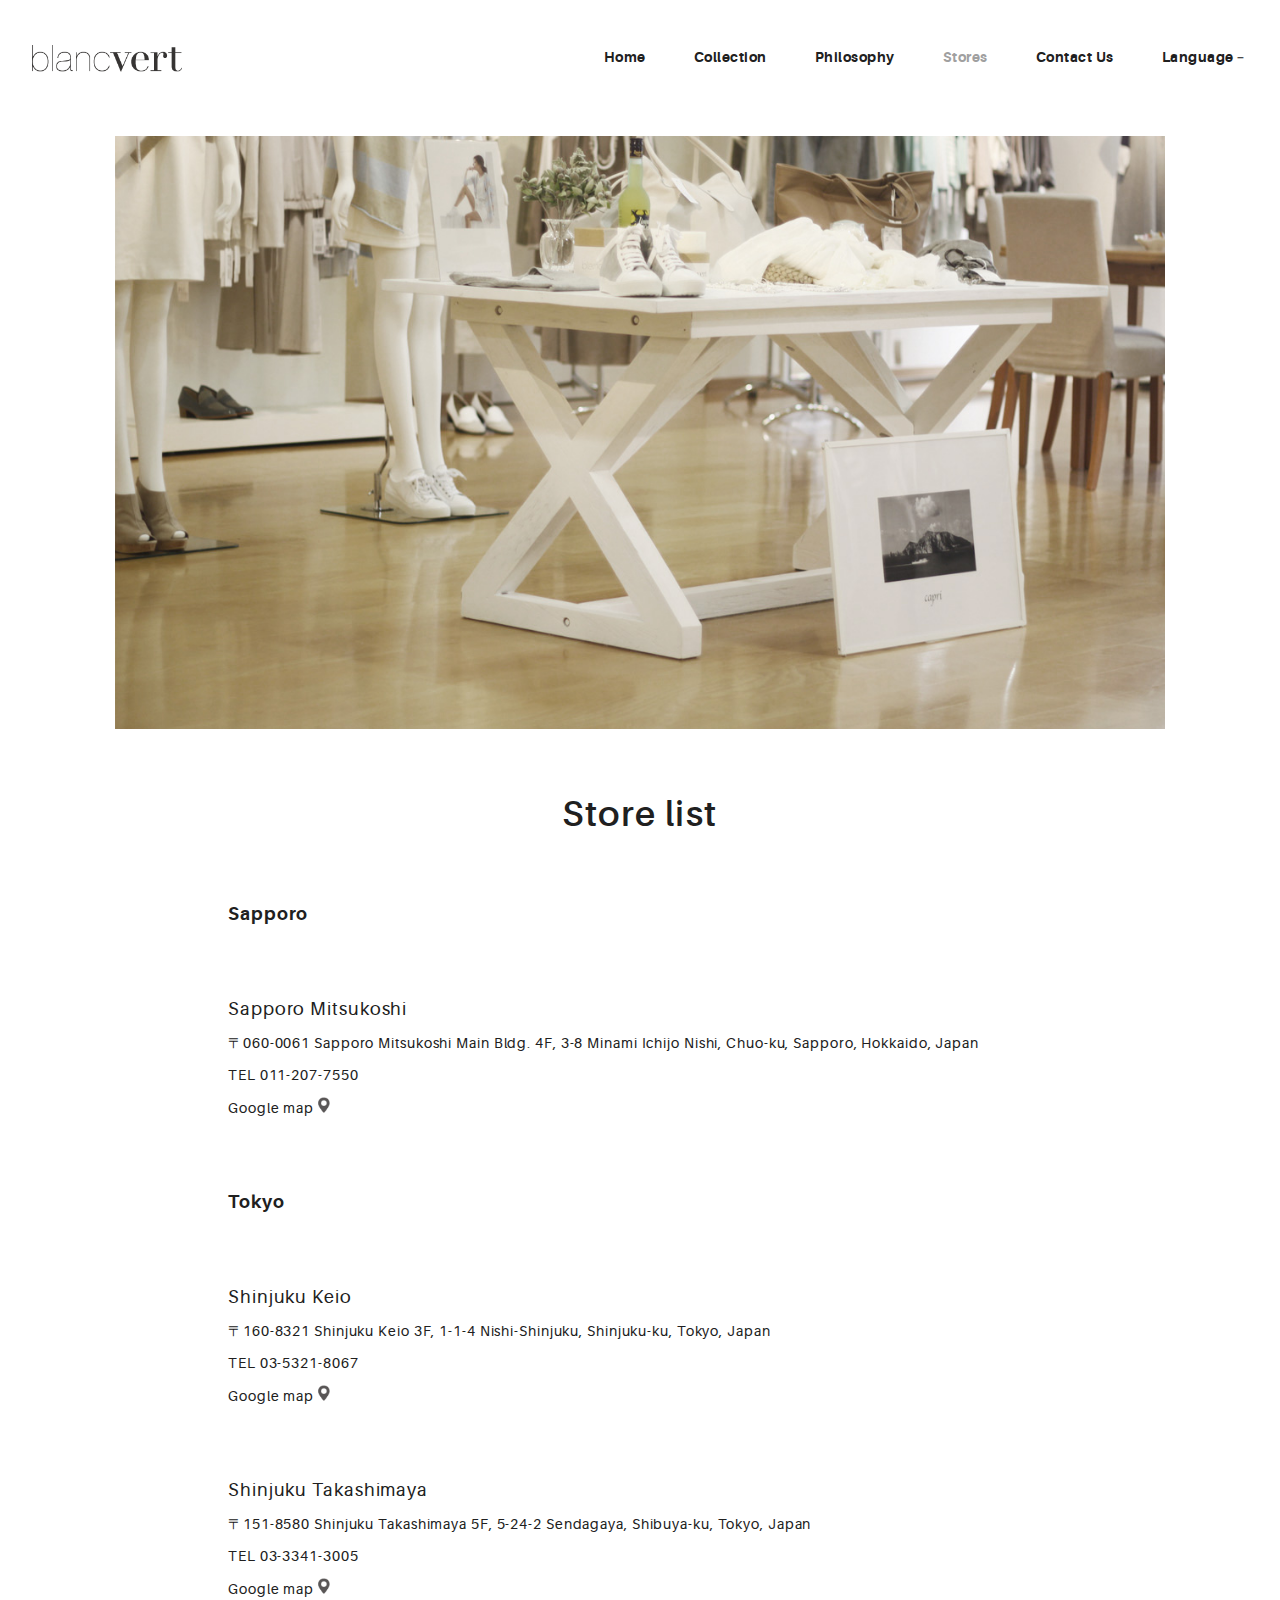
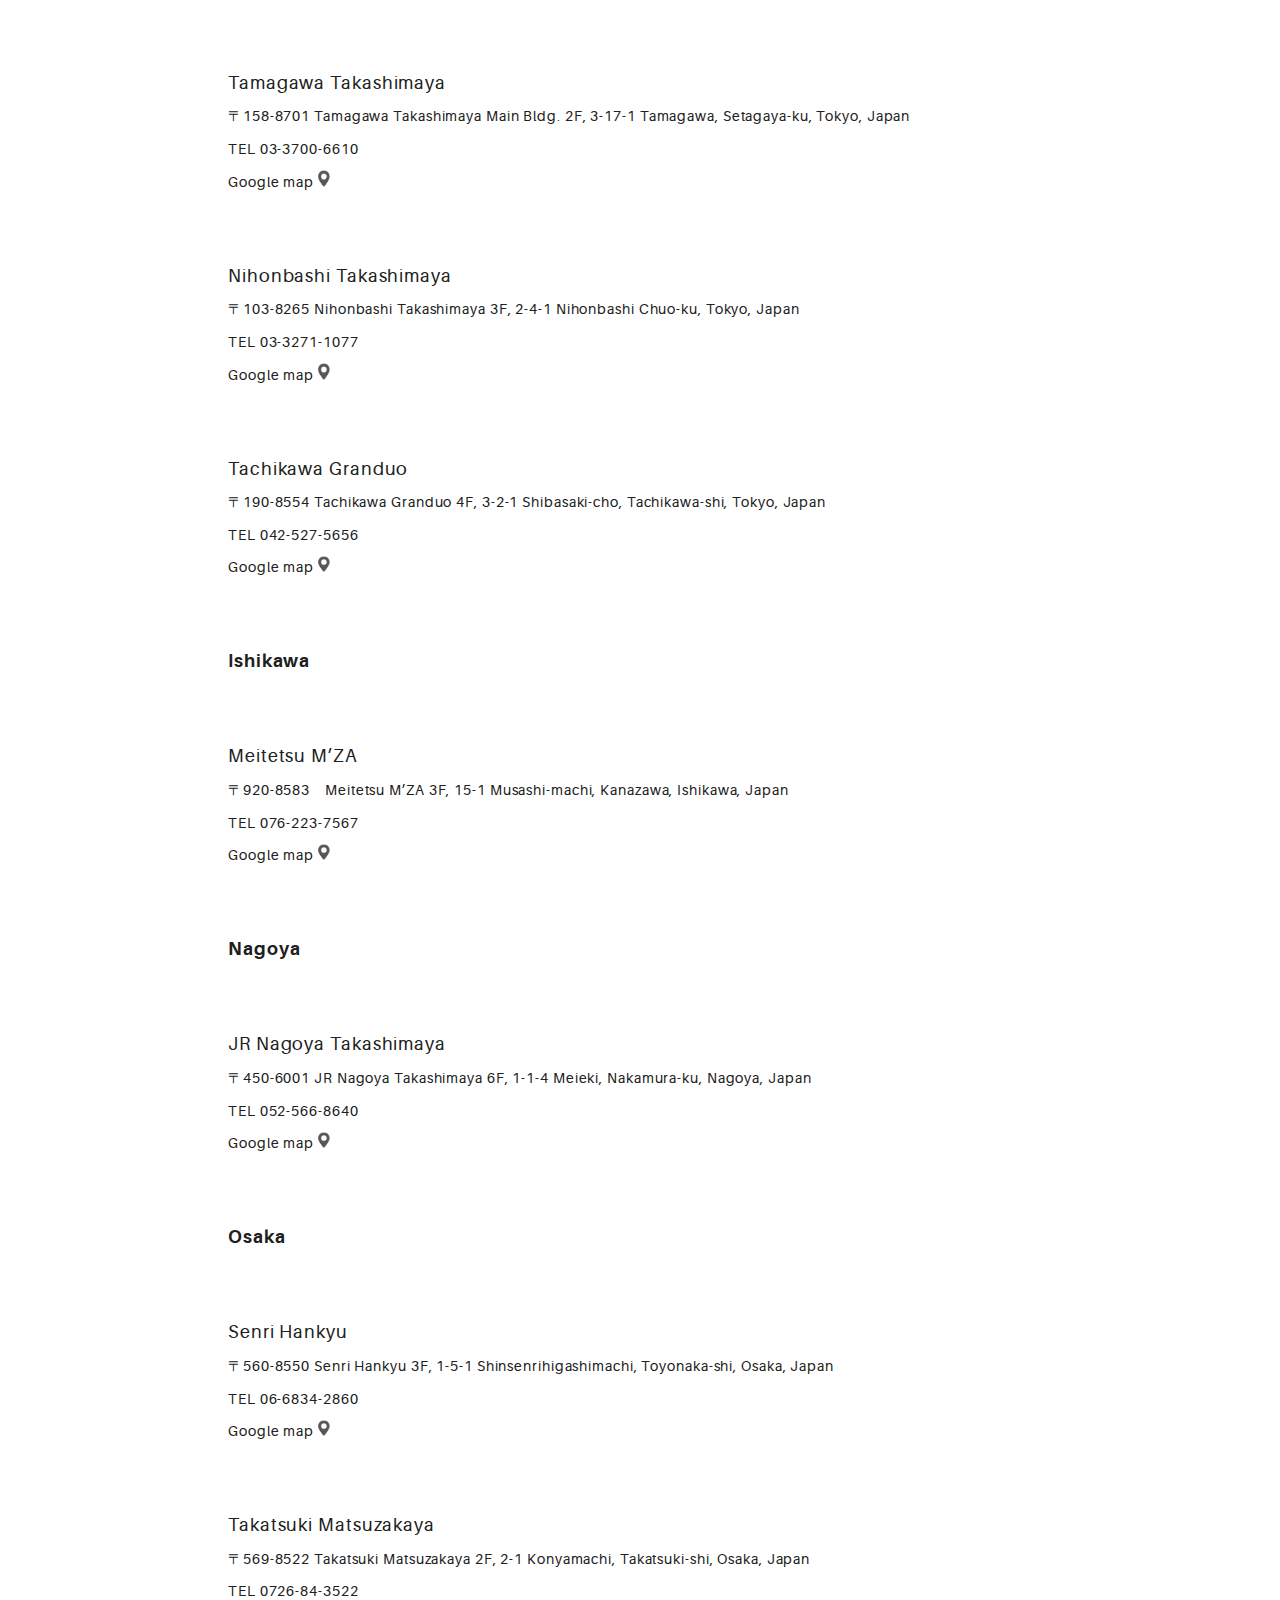
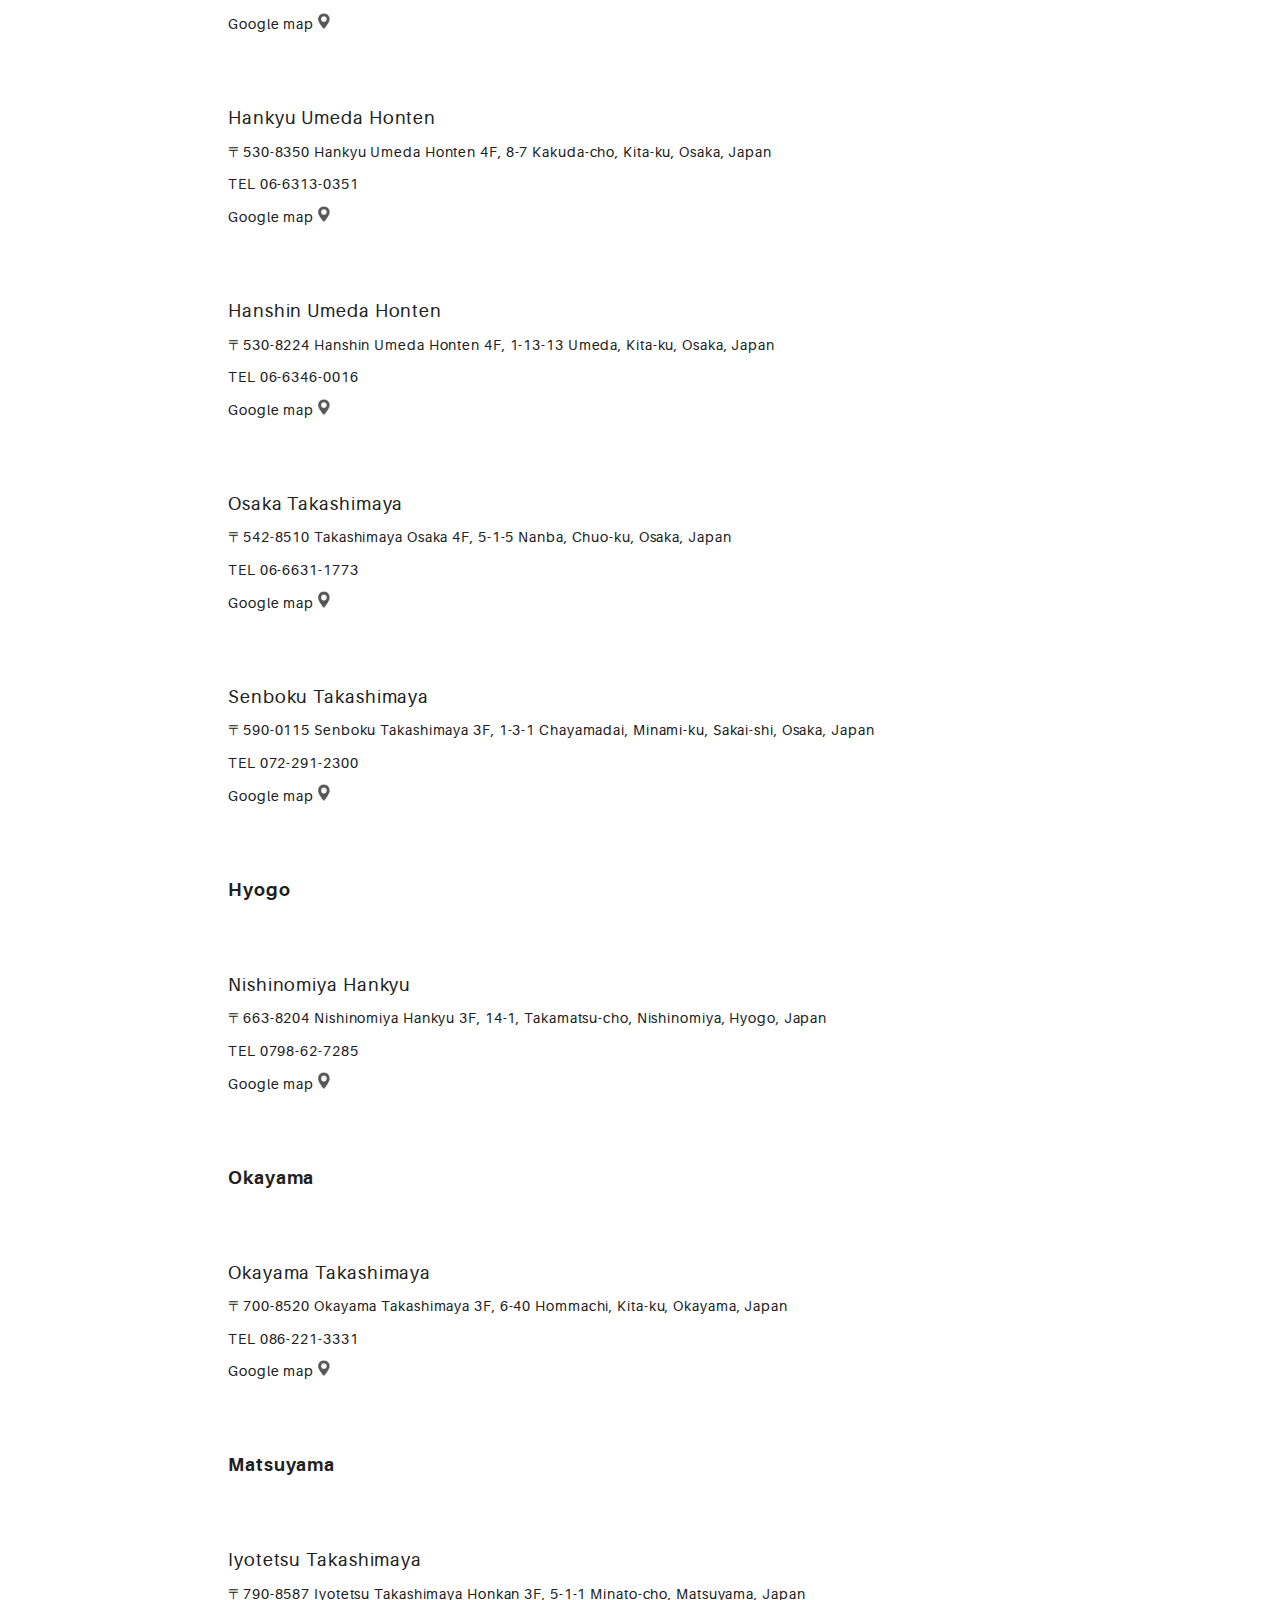
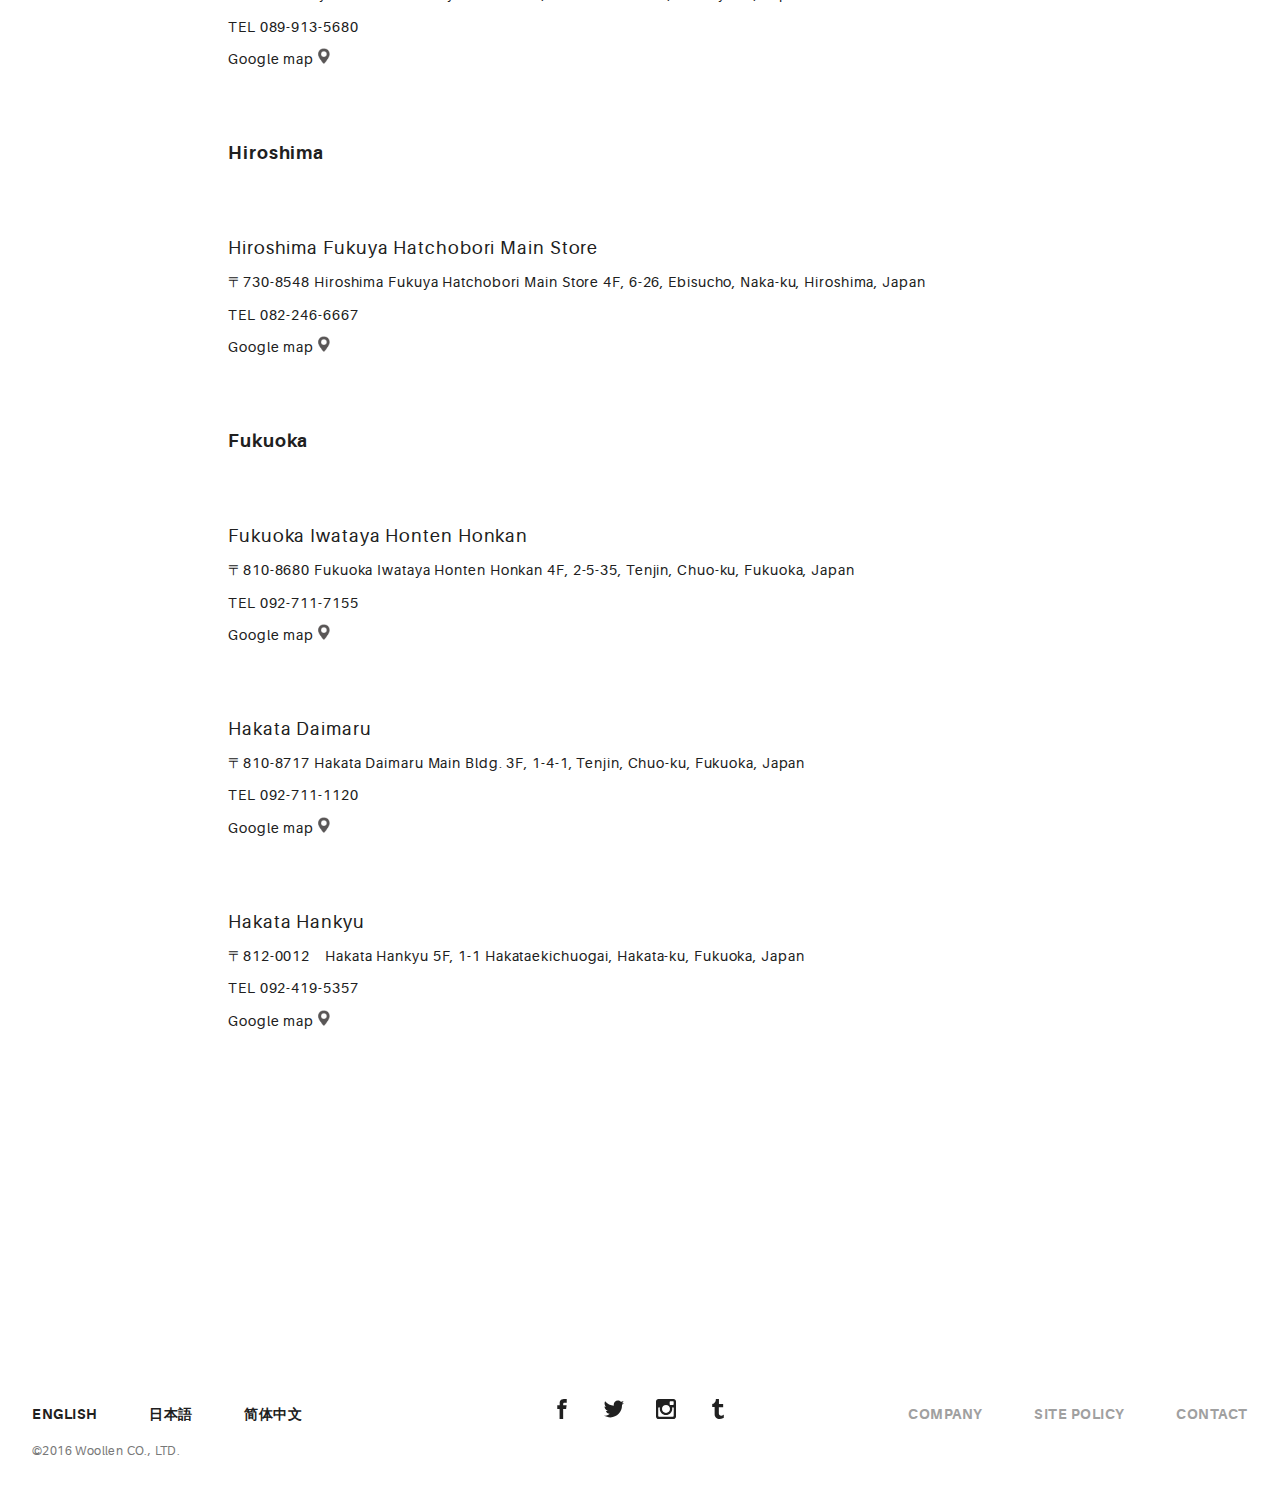
<file: EN_Stores.html>
<!DOCTYPE html>
<html>
  <head>
    <meta name="viewport" content="width=device-width, initial-scale=1.0">
    <meta charset="UTF-8">
    <title>blanc vert</title>
    <link rel="icon" type="image/svg+xml" href="assets/img/urku-ico.svg">
    <link rel="stylesheet" href="assets/css/aurora-pack.min.css">
    <link rel="stylesheet" href="assets/css/aurora-theme-base.min.css">
    <link rel="stylesheet" href="assets/css/urku.css">
  </head>
  <body class="top-fixed">
    <header class="ae-container-fluid ae-container-fluid--full rk-header ">
      <input type="checkbox" id="mobile-menu" class="rk-mobile-menu">
      <label for="mobile-menu">
        <svg>
          <use xlink:href="assets/img/symbols.svg#bar"></use>
        </svg>
        <svg>
          <use xlink:href="assets/img/symbols.svg#bar"></use>
        </svg>
        <svg>
          <use xlink:href="assets/img/symbols.svg#bar"></use>
        </svg>
      </label>
      <div class="ae-container-fluid rk-topbar">
        <h1 class="rk-logo"><a href="EN_index.html"><img src="assets/img/BVlogo.png"><sup></sup></a></h1>
        <nav class="rk-navigation">
          <ul class="rk-menu">
            <li class="rk-menu__item"><a href="EN_index.html" class="rk-menu__link">Home</a>
            </li>
            <li class="rk-menu__item"><a href="EN_Collection.html" class="rk-menu__link">Collection</a>
            </li>
            <li class="rk-menu__item"><a href="EN_Philosophy.html" class="rk-menu__link">Philosophy</a>
            </li>
            <li class="active rk-menu__item"><a href="EN_Stores.html" class="rk-menu__link">Stores</a>
            </li>
            <li class="rk-menu__item"><a href="EN_Contact.html" class="rk-menu__link">Contact Us</a>
            </li>
            <li class="rk-menu__item"><a href="#" class="rk-menu__link">Language﹣</a>
              <nav class="rk-menu__sub">
                <ul class="rk-container">
                  <li class="rk-menu__item"><a href="EN_index.html" class="rk-menu__link">ENGLISH</a></li>
                  <li class="rk-menu__item"><a href="#" class="rk-menu__link">日本語</a></li>
                  <li class="rk-menu__item"><a href="#" class="rk-menu__link">简体中文</a></li>
                </ul>
              </nav>
            </li>
          </ul>
        </nav>
      </div>
    </header>
    <div class="ae-container-fluid ae-container-fluid--inner rk-main">
      <div class="rk-blog__item">
            <p class="post-img item-16 rk-landscape-alt rk-tosquare "></p>
            <div class="blog-info">
              <h2 class="blog-info__title">Store list</h2>
              
              <p class="blog-info__excerpt " ><b>Sapporo</b></p>
              <p class="blog-info__excerpt " >
              Sapporo Mitsukoshi<br>
              <spn class="Store-list">〒060-0061 Sapporo Mitsukoshi Main Bldg. 4F, 3-8 Minami Ichijo Nishi, Chuo-ku, Sapporo, Hokkaido, Japan <br>TEL 011-207-7550<br><a href="https://goo.gl/maps/qMQ9FsTLbUw" target="view_window">Google map <img src="assets/img/map-arrow.png" class="map-arrow-size"></a></spn></p>

              <p class="blog-info__excerpt " ><b>Tokyo</b></p>
              <p class="blog-info__excerpt " >Shinjuku Keio<br>
              <spn class="Store-list">〒160-8321 Shinjuku Keio 3F, 1-1-4 Nishi-Shinjuku, Shinjuku-ku, Tokyo, Japan<br>
              TEL 03-5321-8067<br><a href="https://goo.gl/maps/ww5j2UQSwP82" target="view_window">Google map <img src="assets/img/map-arrow.png" class="map-arrow-size"></a></spn></p>

              <p class="blog-info__excerpt " >Shinjuku Takashimaya<br>
              <spn class="Store-list">〒151-8580 Shinjuku Takashimaya 5F, 5-24-2 Sendagaya, Shibuya-ku, Tokyo, Japan<br>
              TEL 03-3341-3005<br><a href="https://goo.gl/maps/Xkmfj" target="view_window">Google map <img src="assets/img/map-arrow.png" class="map-arrow-size"></a></spn></p>

              <p class="blog-info__excerpt " >Tamagawa Takashimaya<br>
              <spn class="Store-list">〒158-8701 Tamagawa Takashimaya Main Bldg. 2F, 3-17-1 Tamagawa, Setagaya-ku, Tokyo, Japan<br>
              TEL 03-3700-6610<br><a href="https://goo.gl/maps/pvJyj" target="view_window">Google map <img src="assets/img/map-arrow.png" class="map-arrow-size"></a></spn></p>

              <p class="blog-info__excerpt " >Nihonbashi Takashimaya<br>
              <spn class="Store-list">〒103-8265 Nihonbashi Takashimaya 3F, 2-4-1 Nihonbashi Chuo-ku, Tokyo, Japan<br>
              TEL 03-3271-1077<br><a href="https://goo.gl/maps/D4yXy" target="view_window">Google map <img src="assets/img/map-arrow.png" class="map-arrow-size"></a></spn></p>

              <p class="blog-info__excerpt " >Tachikawa Granduo<br>
              <spn class="Store-list">〒190-8554 Tachikawa Granduo 4F, 3-2-1 Shibasaki-cho, Tachikawa-shi, Tokyo, Japan<br>
              TEL 042-527-5656<br><a href="https://goo.gl/maps/tvpSzHX4aNN2" target="view_window">Google map <img src="assets/img/map-arrow.png" class="map-arrow-size"></a></spn></p>

              <p class="blog-info__excerpt " ><b>Ishikawa</b></p>
              <p class="blog-info__excerpt " >Meitetsu M’ZA<br>
              <spn class="Store-list">〒920-8583　Meitetsu M’ZA 3F, 15-1 Musashi-machi, Kanazawa, Ishikawa, Japan<br> 
              TEL 076-223-7567<br><a href="https://goo.gl/maps/Te1bchCuk7n" target="view_window">Google map <img src="assets/img/map-arrow.png" class="map-arrow-size"></a></spn></p>

              <p class="blog-info__excerpt " ><b>Nagoya</b></p>
              <p class="blog-info__excerpt " >JR Nagoya Takashimaya<br> 
              <spn class="Store-list">〒450-6001 JR Nagoya Takashimaya 6F, 1-1-4 Meieki, Nakamura-ku, Nagoya, Japan<br>
              TEL 052-566-8640<br><a href="https://goo.gl/maps/2kdMM" target="view_window">Google map <img src="assets/img/map-arrow.png" class="map-arrow-size"></a></spn></p>

              <p class="blog-info__excerpt " ><b>Osaka</b></p>
              <p class="blog-info__excerpt " >Senri Hankyu<br>
              <spn class="Store-list">〒560-8550 Senri Hankyu 3F, 1-5-1 Shinsenrihigashimachi, Toyonaka-shi, Osaka, Japan<br>
              TEL 06-6834-2860<br><a href="https://goo.gl/maps/Koyl0" target="view_window">Google map <img src="assets/img/map-arrow.png" class="map-arrow-size"></a></spn></p>

              <p class="blog-info__excerpt " >Takatsuki Matsuzakaya<br>
              <spn class="Store-list">〒569-8522 Takatsuki Matsuzakaya 2F, 2-1 Konyamachi, Takatsuki-shi, Osaka, Japan<br>
              TEL 0726-84-3522<br><a href="https://goo.gl/maps/bBGaF" target="view_window">Google map <img src="assets/img/map-arrow.png" class="map-arrow-size"></a></spn></p>

              <p class="blog-info__excerpt " >Hankyu Umeda Honten<br>
              <spn class="Store-list">〒530-8350 Hankyu Umeda Honten 4F, 8-7 Kakuda-cho, Kita-ku, Osaka, Japan<br>
              TEL 06-6313-0351<br><a href="https://goo.gl/maps/N2JJf" target="view_window">Google map <img src="assets/img/map-arrow.png" class="map-arrow-size"></a></spn></p>

              <p class="blog-info__excerpt " >Hanshin Umeda Honten<br>
              <spn class="Store-list">〒530-8224 Hanshin Umeda Honten 4F, 1-13-13 Umeda, Kita-ku, Osaka, Japan<br>
              TEL 06-6346-0016<br><a href="https://goo.gl/maps/6htTW" target="view_window">Google map <img src="assets/img/map-arrow.png" class="map-arrow-size"></a></spn></p>

              <p class="blog-info__excerpt " >Osaka Takashimaya<br>
              <spn class="Store-list">〒542-8510 Takashimaya Osaka 4F, 5-1-5 Nanba, Chuo-ku, Osaka, Japan<br>
              TEL 06-6631-1773<br><a href="https://goo.gl/maps/RXDVz" target="view_window">Google map <img src="assets/img/map-arrow.png" class="map-arrow-size"></a></spn></p>

              <p class="blog-info__excerpt " >Senboku Takashimaya<br>
              <spn class="Store-list">〒590-0115 Senboku Takashimaya 3F, 1-3-1 Chayamadai, Minami-ku, Sakai-shi, Osaka, Japan<br> 
              TEL 072-291-2300<br><a href="https://goo.gl/maps/piIbj" target="view_window">Google map <img src="assets/img/map-arrow.png" class="map-arrow-size"></a></spn></p>

              <p class="blog-info__excerpt " ><b>Hyogo</b></p>
              <p class="blog-info__excerpt " >Nishinomiya Hankyu<br>
              <spn class="Store-list">〒663-8204 Nishinomiya Hankyu 3F, 14-1, Takamatsu-cho, Nishinomiya, Hyogo, Japan<br>TEL 0798-62-7285<br><a href="https://goo.gl/maps/dQcC5" target="view_window">Google map <img src="assets/img/map-arrow.png" class="map-arrow-size"></a></spn></p>

              <p class="blog-info__excerpt " ><b>Okayama</b></p>
              <p class="blog-info__excerpt " >Okayama Takashimaya<br> 
              <spn class="Store-list">〒700-8520 Okayama Takashimaya 3F, 6-40 Hommachi, Kita-ku, Okayama, Japan<br>
              TEL 086-221-3331<br><a href="https://goo.gl/maps/vBp88" target="view_window">Google map <img src="assets/img/map-arrow.png" class="map-arrow-size"></a></spn></p>

              <p class="blog-info__excerpt " ><b>Matsuyama</b></p>
              <p class="blog-info__excerpt " >Iyotetsu Takashimaya<br> 
              <spn class="Store-list">〒790-8587 Iyotetsu Takashimaya Honkan 3F, 5-1-1 Minato-cho, Matsuyama, Japan<br>
              TEL 089-913-5680<br><a href="https://goo.gl/maps/Aixga" target="view_window">Google map <img src="assets/img/map-arrow.png" class="map-arrow-size"></a></spn></p>

              <p class="blog-info__excerpt " ><b>Hiroshima</b></p>
              <p class="blog-info__excerpt " >Hiroshima Fukuya Hatchobori Main Store<br>
              <spn class="Store-list">〒730-8548 Hiroshima Fukuya Hatchobori Main Store 4F, 6-26, Ebisucho, Naka-ku, Hiroshima, Japan<br>
              TEL 082-246-6667<br><a href="https://goo.gl/maps/vB10I" target="view_window">Google map <img src="assets/img/map-arrow.png" class="map-arrow-size"></a></spn></p>

              <p class="blog-info__excerpt " ><b>Fukuoka</b></p>
              <p class="blog-info__excerpt " >Fukuoka Iwataya Honten Honkan<br>
              <spn class="Store-list">〒810-8680 Fukuoka Iwataya Honten Honkan 4F, 2-5-35, Tenjin, Chuo-ku, Fukuoka, Japan<br>
              TEL 092-711-7155<br><a href="https://goo.gl/maps/5NET64AFF5o" target="view_window">Google map <img src="assets/img/map-arrow.png" class="map-arrow-size"></a></spn></p>

              <p class="blog-info__excerpt " >Hakata Daimaru<br> 
              <spn class="Store-list">〒810-8717 Hakata Daimaru Main Bldg. 3F, 1-4-1, Tenjin, Chuo-ku, Fukuoka, Japan<br>
              TEL 092-711-1120<br><a href="https://goo.gl/maps/qHnef" target="view_window">Google map <img src="assets/img/map-arrow.png" class="map-arrow-size"></a></spn></p>

              <p class="blog-info__excerpt " >Hakata Hankyu<br>
              <spn class="Store-list">〒812-0012　Hakata Hankyu 5F, 1-1 Hakataekichuogai, Hakata-ku, Fukuoka, Japan<br>
              TEL 092-419-5357<br><a href="https://goo.gl/maps/WBEBP" target="view_window">Google map <img src="assets/img/map-arrow.png" class="map-arrow-size"></a></spn></p>
            </div>
          </div>
      </div>
    </div>
    <footer class="ae-container-fluid rk-footer ">
      <div class="ae-grid ae-grid--collapse">
        <div class="ae-grid__item item-lg-4 au-xs-ta-center au-lg-ta-left">
          <ul class="rk-menu rk-footer-menu">
            <li class="rk-menu__item"><a href="EN_index.html" class="rk-menu__link">ENGLISH</a>
            </li>
            <li class="rk-menu__item"><a href="#" class="rk-menu__link">日本語</a>
            </li>
            <li class="rk-menu__item"><a href="#" class="rk-menu__link">简体中文</a>
            </li>
          </ul>
          <p class="rk-footer__text rk-footer__copy ">©2016 Woollen CO., LTD.</p>
        </div>
        <div class="ae-grid__item item-lg-4 au-xs-ta-center"><a href="#0" class="rk-social-btn ">
            <svg>
              <use xlink:href="assets/img/symbols.svg#icon-facebook"></use>
            </svg></a><a href="#0" class="rk-social-btn ">
            <svg>
              <use xlink:href="assets/img/symbols.svg#icon-twitter"></use>
            </svg></a><a href="#0" class="rk-social-btn ">
            <svg>
              <use xlink:href="assets/img/symbols.svg#icon-pinterest"></use>
            </svg></a><a href="#0" class="rk-social-btn ">
            <svg>
              <use xlink:href="assets/img/symbols.svg#icon-tumblr"></use>
            </svg></a></div>
        <div class="ae-grid__item item-lg-4 au-xs-ta-center au-lg-ta-right">
          <ul class="rk-menu rk-footer-menu">
            <li class="active rk-menu__item"><a href="http://woollen.co.jp/" class="rk-menu__link">COMPANY</a>
            </li>
            <li class="active rk-menu__item"><a href="http://woollen.co.jp/site_policy/" class="rk-menu__link">SITE POLICY</a>
            </li>
            <li class="active rk-menu__item"><a href="http://woollen.co.jp/contact/" class="rk-menu__link">CONTACT</a>
            </li>
          </ul>
        </div>
      </div>
    </footer>
    <script src="assets/js/svg4everybody.min.js"></script>
    <script>svg4everybody();</script>
  </body>
</html>
</file>
<file: assets/css/urku.css>
/* * * * * * * * * * * * * * * * * * * * *\ 
 UrkuPortfolio v1.0.0 
 Urku is a prtfolio template with a very clean style. 
 (c) 2016 Lionel <lionel@pixeden.com> (http://pixeden.com) 
 https://bitbucket.org/elrumordelaluz/urkuportfolio 
 Licensed under  MIT 
\* * * * * * * * * * * * * * * * * * * * */
@charset "UTF-8";
body {
  margin: 0;
}

.rk-container {
  margin-right: auto;
  margin-left: auto;
  padding-left: .25rem;
  padding-right: .25rem;
}
@media (min-width: 40em) {
  .rk-container {
    max-width: 88.88889em;
    width: 95vw;
  }
  .rk-container--inner {
    max-width: 68.88889em;
    width: 82vw;
  }
}
.rk-container--full {
  max-width: 100%;
  padding-left: 0;
  padding-right: 0;
  width: 100%;
}
@media (min-width: 64em) {
  .rk-container {
    padding-left: 0;
    padding-right: 0;
  }
}

.rk-main {
  z-index: 1;
  position: static;
}
.top-fixed .rk-main {
  padding-top: 8.5rem;
}
@media (min-width: 64em) {
  .rk-main {
    position: relative;
  }
}

.rk-header {
  background-color: #fff;
  position: relative;
  z-index: 5;
}
.top-fixed .rk-header {
  position: fixed;
}

.rk-topbar {
  -webkit-box-align: start;
  -webkit-align-items: flex-start;
  -ms-flex-align: start;
          align-items: flex-start;
  display: -webkit-box;
  display: -webkit-flex;
  display: -ms-flexbox;
  display:         flex;
  -webkit-flex-wrap: wrap;
      -ms-flex-wrap: wrap;
          flex-wrap: wrap;
  -webkit-box-pack: justify;
  -webkit-justify-content: space-between;
  -ms-flex-pack: justify;
          justify-content: space-between;
  padding-bottom: 3.3rem;
  padding-top: 2.8rem;
}
@media (min-width: 64em) {
  .rk-topbar {
    padding-bottom: 0;
  }
}

.rk-logo {
  -webkit-box-flex: 0;
  -webkit-flex: 0 0 100%;
      -ms-flex: 0 0 100%;
          flex: 0 0 100%;
  font-size: 1.375rem;
  font-weight: 700;
  letter-spacing: 2.25px;
  text-align: center;
  text-transform: uppercase;
  width: 20%;
}

.rk-logo img {
  max-width: 150px;
  
}

.rk-logo sup {
  font-size: .5625rem;
  position: relative;
  top: -1px;
}
@media (min-width: 64em) {
  .rk-logo {
    -webkit-box-flex: 1;
    -webkit-flex: 1;
        -ms-flex: 1;
            flex: 1;
    text-align: left;
  }

}

.rk-search {
  -webkit-align-self: flex-start;
  -ms-flex-item-align: start;
          align-self: flex-start;
  margin-bottom: 3.4rem;
  margin-left: 7.7rem;
  padding-top: .16rem;
  position: relative;
}
.rk-search label,
.rk-search input {
  display: inline-block;
  vertical-align: middle;
}
.rk-search label {
  cursor: pointer;
  height: 1.875rem;
  left: -1.5rem;
  padding-bottom: .67em;
  padding-top: 0;
  position: absolute;
  top: 0;
  -webkit-transition: color .3s;
          transition: color .3s;
  width: 1.875rem;
  z-index: 20;
}
.rk-search svg {
  height: 100%;
  width: 100%;
}
.rk-search input {
  background-color: transparent;
  border: 0;
  font-size: .875rem;
  opacity: 0;
  outline: 0;
  padding: 0;
  padding-bottom: .3em;
  -webkit-transition: .3s;
          transition: .3s;
  z-index: 10;
  width: 1px;
}
.rk-search input:focus {
  opacity: 1;
  padding-left: .5rem;
  width: 100px;
}
.rk-search input:focus + label {
  color: #a0a0a0;
}

.rk-navmobile {
  position: relative;
}

.rk-mobile-menu {
  display: none;
}
.rk-mobile-menu + label {
  cursor: pointer;
  display: inline-block;
  height: 24px;
  left: 2.5vw;
  position: absolute;
  top: 2.7rem;
  width: 16px;
  z-index: 300;
}
.rk-mobile-menu + label svg {
  height: 4px;
  width: 20px;
  margin: 0;
  display: block;
  margin-bottom: 3px;
  -webkit-transition: .3s;
          transition: .3s;
}
.rk-mobile-menu + label svg:nth-of-type(1) {
  -webkit-transform-origin: center left;
      -ms-transform-origin: center left;
          transform-origin: center left;
}
.rk-mobile-menu + label svg:nth-of-type(3) {
  -webkit-transform-origin: center left;
      -ms-transform-origin: center left;
          transform-origin: center left;
}
@media (min-width: 64em) {
  .rk-mobile-menu + label {
    display: none;
  }
}
.rk-mobile-menu:checked + label,
.rk-mobile-menu + label:hover {
  color: #a0a0a0;
}
.rk-mobile-menu:checked + label svg:nth-of-type(1) {
  -webkit-transform: rotate(45deg);
      -ms-transform: rotate(45deg);
          transform: rotate(45deg);
}
.rk-mobile-menu:checked + label svg:nth-of-type(2) {
  -webkit-transform: translateX(-100%);
      -ms-transform: translateX(-100%);
          transform: translateX(-100%);
  opacity: 0;
}
.rk-mobile-menu:checked + label svg:nth-of-type(3) {
  -webkit-transform: rotate(-45deg);
      -ms-transform: rotate(-45deg);
          transform: rotate(-45deg);
}

.rk-footer {
  margin-top: 10.5rem;
  margin-bottom: 2rem;
}

.rk-footer__text {
  color: #787878;
  font-size: .75rem;
  margin-bottom: .875rem;
}
.rk-footer__text span {
  font-size: .875rem;
}

.rk-footer__copy {
  letter-spacing: .4px;
}
.rk-footer__copy span {
  letter-spacing: 1.2px;
}

.rk-footer__contact {
  display: inline-block;
  letter-spacing: .6px;
}

.rk-footer__by {
  letter-spacing: .7px;
}

.rk-social-btn {
  background: none;
  border: 0;
  display: inline-block;
  height: 20px;
  margin-left: 1rem;
  margin-right: 1rem;
  width: 20px;
}
.rk-social-btn:first-child {
  margin-left: 0;
}
.rk-social-btn:last-child {
  margin-right: 0;
}
.rk-social-btn svg {
  height: 100%;
  width: 100%;
}

.rk-layout-ctrl-cont {
  position: absolute;
  text-align: right;
  top: 2.65rem;
  padding-right: 2.5rem;
}
.top-fixed .rk-layout-ctrl-cont {
  position: fixed;
  z-index: 401;
}
.top-fixed .rk-layout-ctrl-cont:first-of-type {
  top: 2.65rem;
}
@media (min-width: 64em) {
  .rk-layout-ctrl-cont {
    padding-right: 0;
    top: 2.25rem;
  }
  .rk-layout-ctrl-cont:first-of-type {
    top: 0;
  }
  .top-fixed .rk-layout-ctrl-cont {
    top: 10.7625rem;
    z-index: -1;
  }
  .top-fixed .rk-layout-ctrl-cont:first-of-type {
    top: 8.5rem;
  }
}

.rk-layout-ctrl {
  cursor: pointer;
  display: none;
  float: right;
  clear: both;
  height: 28px;
  opacity: 0;
  padding-right: .09rem;
  padding-top: 0;
  -webkit-transition: color .3s;
          transition: color .3s;
  width: 20px;
  z-index: 401;
  position: absolute;
}
.rk-layout-ctrl:hover {
  color: #a0a0a0;
}
.rk-layout-ctrl svg {
  height: 100%;
  width: 100%;
}
@media (min-width: 40em) {
  .rk-layout-ctrl {
    display: inline-block;
  }
}
@media (min-width: 64em) {
  .rk-layout-ctrl {
    opacity: 1;
    position: static;
  }
}

.layout-ctrl-input {
  display: none;
}
.layout-ctrl-input:checked + .rk-layout-ctrl-cont label {
  display: none;
  color: #a0a0a0;
}
@media (min-width: 64em) {
  .layout-ctrl-input:checked + .rk-layout-ctrl-cont label {
    display: block;
  }
}

.rk-layout-ctrl-mobile {
  color: #a0a0a0;
  height: 19px;
  position: absolute;
  right: 40px;
  top: 46px;
  width: 19px;
  z-index: 400;
}
.top-fixed .rk-layout-ctrl-mobile {
  position: fixed;
}
.rk-layout-ctrl-mobile svg {
  -webkit-transition: -webkit-transform 250ms;
          transition:         transform 250ms;
  position: absolute;
  width: 48%;
}
.rk-layout-ctrl-mobile svg:nth-child(1),
.rk-layout-ctrl-mobile svg:nth-child(2) {
  top: 0;
  -webkit-transform-origin: top center;
      -ms-transform-origin: top center;
          transform-origin: top center;
}
.rk-layout-ctrl-mobile svg:nth-child(1),
.rk-layout-ctrl-mobile svg:nth-child(3) {
  left: 0;
}
.rk-layout-ctrl-mobile svg:nth-child(2),
.rk-layout-ctrl-mobile svg:nth-child(4) {
  right: 0;
}
.rk-layout-ctrl-mobile svg:nth-child(3),
.rk-layout-ctrl-mobile svg:nth-child(4) {
  bottom: 0;
  -webkit-transform-origin: bottom center;
      -ms-transform-origin: bottom center;
          transform-origin: bottom center;
}
.rk-layout-ctrl-mobile svg:nth-child(1),
.rk-layout-ctrl-mobile svg:nth-child(4) {
  -webkit-transform: scaleY(1.3);
      -ms-transform: scaleY(1.3);
          transform: scaleY(1.3);
}
.rk-layout-ctrl-mobile svg:nth-child(2),
.rk-layout-ctrl-mobile svg:nth-child(3) {
  -webkit-transform: scaleY(.7);
      -ms-transform: scaleY(.7);
          transform: scaleY(.7);
}
.rk-layout-ctrl-mobile.layout-blog svg:nth-child(1),
.rk-layout-ctrl-mobile.layout-blog svg:nth-child(3) {
  -webkit-transform: scaleX(1.3);
      -ms-transform: scaleX(1.3);
          transform: scaleX(1.3);
  -webkit-transform-origin: left center;
      -ms-transform-origin: left center;
          transform-origin: left center;
}
.rk-layout-ctrl-mobile.layout-blog svg:nth-child(2),
.rk-layout-ctrl-mobile.layout-blog svg:nth-child(4) {
  -webkit-transform: scaleX(1.3);
      -ms-transform: scaleX(1.3);
          transform: scaleX(1.3);
  -webkit-transform-origin: right center;
      -ms-transform-origin: right center;
          transform-origin: right center;
}
#layout-grid:checked ~ .rk-layout-ctrl-mobile svg {
  -webkit-transform: scale(1);
      -ms-transform: scale(1);
          transform: scale(1);
}
@media (max-width: 40em) {
  .rk-layout-ctrl-mobile {
    display: none;
  }
}
@media (min-width: 64em) {
  .rk-layout-ctrl-mobile {
    display: none;
  }
}

.rk-portfolio__items {
  margin-top: -4px;
}
@media (min-width: 40em) {
  .rk-portfolio__items {
    display: -webkit-box;
    display: -webkit-flex;
    display: -ms-flexbox;
    display:         flex;
    -webkit-flex-wrap: wrap;
        -ms-flex-wrap: wrap;
            flex-wrap: wrap;
    margin-left: -4px;
    margin-right: -4px;
  }
}


.rk-item {
  display: block;
  margin: 0;
  margin-bottom: .5rem;
  position: relative;
}
.rk-item.ae-masonry__item {
  display: inline-block;
  margin-bottom: 0;
}
.rk-item img {
  display: block;
  width: 100%;
}
.rk-item:hover .item-meta {
  opacity: 1;
  visibility: visible;
}
.rk-item--flex {
  background-position: center center;
  background-repeat: no-repeat;
  background-size: cover;
  border-color: white;
  border-width: 4px;
  border-style: solid;
  -webkit-box-flex: 1;
  -webkit-flex: 1;
      -ms-flex: 1;
          flex: 1;
  margin-bottom: 0;
  overflow: hidden;
}
.rk-item--flex:after {
  display: none;
}
.rk-item--flex:before {
  content: "";
  display: block;
  padding-top: 100%;
}
.rk-item--flex:hover {
  background-color: #000;
  background-blend-mode: luminosity;
}

/* */
.rk-item-new {
  display: block;
  margin: 0;
  margin-bottom: .5rem;
  position: relative;
}
.rk-item-new.ae-masonry__item {
  display: inline-block;
  margin-bottom: 0;
}
.rk-item-new img {
  display: block;
  width: 100%;
}
.rk-item-new:hover .item-meta {
  opacity: 0;
  visibility: visible;
}

.rk-item--flex-new {
  background-position: center center;
  background-repeat: no-repeat;
  background-size: cover;
  border-color: white;
  border-width: 4px;
  border-style: solid;
  -webkit-box-flex: 1;
  -webkit-flex: 1;
      -ms-flex: 1;
          flex: 1;
  margin-bottom: 0;
  overflow: hidden;
}
.rk-item--flex-new:after {
  display: none;
}
.rk-item--flex-new:before {
  content: "";
  display: block;
  padding-top: 100%;
}
.rk-item--flex-new:hover {
  background-color: #000;
  background-blend-mode: luminosity;
}

/* */

@media (min-width: 40em) {
  .rk-item {
    border-width: 4px;
  }
}

.post-img {
  background-position: center center;
  background-repeat: no-repeat;
  background-size: cover;
  display: block;
  position: relative;
}
.post-img:before {
  content: "";
  display: block;
  padding-top: 100%;
}
.post-img:hover {
  /*background-color: #000;*/
  background-blend-mode: luminosity;
}
.post-img:hover .item-meta {
  opacity: 1;
  visibility: visible;
}

.item-meta {
  -webkit-box-align: center;
  -webkit-align-items: center;
  -ms-flex-align: center;
          align-items: center;
  background-color: rgba(255, 255, 255, .75);
  bottom: 0;
  color: #202020;
  display: -webkit-box;
  display: -webkit-flex;
  display: -ms-flexbox;
  display:         flex;
  -webkit-box-orient: vertical;
  -webkit-box-direction: normal;
  -webkit-flex-direction: column;
      -ms-flex-direction: column;
          flex-direction: column;
  font-size: .67rem;
  -webkit-box-pack: center;
  -webkit-justify-content: center;
  -ms-flex-pack: center;
          justify-content: center;
  left: 0;
  margin: auto;
  opacity: 0;
  padding: 2%;
  position: absolute;
  right: 0;
  text-align: center;
  -webkit-transition: opacity .5s;
          transition: opacity .5s;
  top: 0;
}
.item-meta h2 {
  font-size: 2.25em;
  font-weight: 700;
}
.item-meta p {
  font-size: 1.5em;
  margin-bottom: 0;
}
@media (min-width: 64em) {
  .item-meta {
    font-size: 1vw;
  }
}
@media (min-width: 94.75em) {
  .item-meta {
    font-size: 1rem;
  }
}

@media (min-width: 40em) {
  .rk-size-12 .item-meta h2,
  .fz-12 .item-meta2 h2 {
    font-size: 2.25em;
  }
  .rk-size-12 .item-meta p,
  .fz-12 .item-meta2 p {
    font-size: 1.5em;
  }
  .rk-size-8 .item-meta h2,
  .fz-8 .item-meta h2 {
    font-size: 2em;
  }
  .rk-size-8 .item-meta p,
  .fz-8 .item-meta p {
    font-size: 1.5em;
  }
  .rk-size-6 .item-meta h2,
  .fz-6 .item-meta h2 {
    font-size: 1.75em;
  }
  .rk-size-6 .item-meta p,
  .fz-6 .item-meta p {
    font-size: 1.3125em;
  }
  .rk-size-4 .item-meta h2,
  .fz-4 .item-meta h2 {
    font-size: 1.5em;
  }
  .rk-size-4 .item-meta p,
  .fz-4 .item-meta p {
    font-size: 1.125em;
  }
  .rk-size-3 .item-meta h2,
  .fz-3 .item-meta h2 {
    font-size: 1.3125em;
  }
  .rk-size-3 .item-meta p,
  .fz-3 .item-meta p {
    font-size: 1.125em;
  }
  #layout-grid:checked ~ .rk-portfolio .rk-tosize-12 .item-meta h2 {
    font-size: 2.25em;
  }
  #layout-grid:checked ~ .rk-portfolio .rk-tosize-12 .item-meta p {
    font-size: 1.5em;
  }
  #layout-grid:checked ~ .rk-portfolio .rk-tosize-6 .item-meta h2 {
    font-size: 1.75em;
  }
  #layout-grid:checked ~ .rk-portfolio .rk-tosize-6 .item-meta p {
    font-size: 1.3125em;
  }
  #layout-grid:checked ~ .rk-portfolio .rk-tosize-4 .item-meta h2,
  #layout-grid:checked ~ .rk-portfolio .rk-tosize-8 .rk-tosize-6 .item-meta h2 {
    font-size: 1.5em;
  }
  #layout-grid:checked ~ .rk-portfolio .rk-tosize-4 .item-meta p,
  #layout-grid:checked ~ .rk-portfolio .rk-tosize-8 .rk-tosize-6 .item-meta p {
    font-size: 1.125em;
  }
  #layout-grid:checked ~ .rk-portfolio .rk-tosize-3 .item-meta h2,
  #layout-grid:checked ~ .rk-portfolio .rk-tosize-6 .rk-tosize-6 .item-meta h2 {
    font-size: 1.3125em;
  }
  #layout-grid:checked ~ .rk-portfolio .rk-tosize-3 .item-meta p,
  #layout-grid:checked ~ .rk-portfolio .rk-tosize-6 .rk-tosize-6 .item-meta p {
    font-size: 1.125em;
  }
}

.ae-masonry .item-meta h2 {
  font-size: 2.25em;
}

.ae-masonry .item-meta p {
  font-size: 1.5em;
}

@media (min-width: 40em) {
  .rk-portfolio .ae-masonry-sm-2 .item-meta h2,
  .rk-portfolio .ae-grid__item[class*="item-sm"]:nth-child(1):nth-last-child(2) h2,
  .rk-portfolio .ae-grid__item[class*="item-sm"]:nth-child(1):nth-last-child(2) ~ .ae-grid__item[class*="item-sm"] h2 {
    font-size: 1.75em;
  }
  .rk-portfolio .ae-masonry-sm-2 .item-meta p,
  .rk-portfolio .ae-grid__item[class*="item-sm"]:nth-child(1):nth-last-child(2) p,
  .rk-portfolio .ae-grid__item[class*="item-sm"]:nth-child(1):nth-last-child(2) ~ .ae-grid__item[class*="item-sm"] p {
    font-size: 1.3125em;
  }
  .rk-portfolio .ae-masonry-sm-3 .item-meta h2,
  .rk-portfolio .ae-grid__item[class*="item-sm"]:nth-child(1):nth-last-child(3) h2,
  .rk-portfolio .ae-grid__item[class*="item-sm"]:nth-child(1):nth-last-child(3) ~ .ae-grid__item[class*="item-sm"] h2 {
    font-size: 1.5em;
  }
  .rk-portfolio .ae-masonry-sm-3 .item-meta p,
  .rk-portfolio .ae-grid__item[class*="item-sm"]:nth-child(1):nth-last-child(3) p,
  .rk-portfolio .ae-grid__item[class*="item-sm"]:nth-child(1):nth-last-child(3) ~ .ae-grid__item[class*="item-sm"] p {
    font-size: 1.125em;
  }
  .rk-portfolio .ae-masonry-sm-4 .item-meta h2,
  .rk-portfolio .ae-grid__item[class*="item-sm"]:nth-child(1):nth-last-child(4) h2,
  .rk-portfolio .ae-grid__item[class*="item-sm"]:nth-child(1):nth-last-child(4) ~ .ae-grid__item[class*="item-sm"] h2 {
    font-size: 1.3125em;
  }
  .rk-portfolio .ae-masonry-sm-4 .item-meta p,
  .rk-portfolio .ae-grid__item[class*="item-sm"]:nth-child(1):nth-last-child(4) p,
  .rk-portfolio .ae-grid__item[class*="item-sm"]:nth-child(1):nth-last-child(4) ~ .ae-grid__item[class*="item-sm"] p {
    font-size: 1.125em;
  }
}

@media (min-width: 52em) {
  .rk-portfolio .ae-masonry-md-2 .item-meta h2,
  .rk-portfolio .ae-grid__item[class*="item-md"]:nth-child(1):nth-last-child(2) h2,
  .rk-portfolio .ae-grid__item[class*="item-md"]:nth-child(1):nth-last-child(2) ~ .ae-grid__item[class*="item-md"] h2 {
    font-size: 1.75em;
  }
  .rk-portfolio .ae-masonry-md-2 .item-meta p,
  .rk-portfolio .ae-grid__item[class*="item-md"]:nth-child(1):nth-last-child(2) p,
  .rk-portfolio .ae-grid__item[class*="item-md"]:nth-child(1):nth-last-child(2) ~ .ae-grid__item[class*="item-md"] p {
    font-size: 1.3125em;
  }
  .rk-portfolio .ae-masonry-md-3 .item-meta h2,
  .rk-portfolio .ae-grid__item[class*="item-md"]:nth-child(1):nth-last-child(3) h2,
  .rk-portfolio .ae-grid__item[class*="item-md"]:nth-child(1):nth-last-child(3) ~ .ae-grid__item[class*="item-md"] h2 {
    font-size: 1.5em;
  }
  .rk-portfolio .ae-masonry-md-3 .item-meta p,
  .rk-portfolio .ae-grid__item[class*="item-md"]:nth-child(1):nth-last-child(3) p,
  .rk-portfolio .ae-grid__item[class*="item-md"]:nth-child(1):nth-last-child(3) ~ .ae-grid__item[class*="item-md"] p {
    font-size: 1.125em;
  }
  .rk-portfolio .ae-masonry-md-4 .item-meta h2,
  .rk-portfolio .ae-grid__item[class*="item-md"]:nth-child(1):nth-last-child(4) h2,
  .rk-portfolio .ae-grid__item[class*="item-md"]:nth-child(1):nth-last-child(4) ~ .ae-grid__item[class*="item-md"] h2 {
    font-size: 1.3125em;
  }
  .rk-portfolio .ae-masonry-md-4 .item-meta p,
  .rk-portfolio .ae-grid__item[class*="item-md"]:nth-child(1):nth-last-child(4) p,
  .rk-portfolio .ae-grid__item[class*="item-md"]:nth-child(1):nth-last-child(4) ~ .ae-grid__item[class*="item-md"] p {
    font-size: 1.125em;
  }
}

@media (min-width: 64em) {
  .rk-portfolio .ae-masonry-lg-2 .item-meta h2,
  .rk-portfolio .ae-grid__item[class*="item-lg"]:nth-child(1):nth-last-child(2) h2,
  .rk-portfolio .ae-grid__item[class*="item-lg"]:nth-child(1):nth-last-child(2) ~ .ae-grid__item[class*="item-lg"] h2 {
    font-size: 1.75em;
  }
  .rk-portfolio .ae-masonry-lg-2 .item-meta p,
  .rk-portfolio .ae-grid__item[class*="item-lg"]:nth-child(1):nth-last-child(2) p,
  .rk-portfolio .ae-grid__item[class*="item-lg"]:nth-child(1):nth-last-child(2) ~ .ae-grid__item[class*="item-lg"] p {
    font-size: 1.3125em;
  }
  .rk-portfolio .ae-masonry-lg-3 .item-meta h2,
  .rk-portfolio .ae-grid__item[class*="item-lg"]:nth-child(1):nth-last-child(3) h2,
  .rk-portfolio .ae-grid__item[class*="item-lg"]:nth-child(1):nth-last-child(3) ~ .ae-grid__item[class*="item-lg"] h2 {
    font-size: 1.5em;
  }
  .rk-portfolio .ae-masonry-lg-3 .item-meta p,
  .rk-portfolio .ae-grid__item[class*="item-lg"]:nth-child(1):nth-last-child(3) p,
  .rk-portfolio .ae-grid__item[class*="item-lg"]:nth-child(1):nth-last-child(3) ~ .ae-grid__item[class*="item-lg"] p {
    font-size: 1.125em;
  }
  .rk-portfolio .ae-masonry-lg-4 .item-meta h2,
  .rk-portfolio .ae-grid__item[class*="item-lg"]:nth-child(1):nth-last-child(4) h2,
  .rk-portfolio .ae-grid__item[class*="item-lg"]:nth-child(1):nth-last-child(4) ~ .ae-grid__item[class*="item-lg"] h2 {
    font-size: 1.3125em;
  }
  .rk-portfolio .ae-masonry-lg-4 .item-meta p,
  .rk-portfolio .ae-grid__item[class*="item-lg"]:nth-child(1):nth-last-child(4) p,
  .rk-portfolio .ae-grid__item[class*="item-lg"]:nth-child(1):nth-last-child(4) ~ .ae-grid__item[class*="item-lg"] p {
    font-size: 1.125em;
  }
}

@media (min-width: 75em) {
  .rk-portfolio .ae-masonry-xl-2 .item-meta h2,
  .rk-portfolio .ae-grid__item[class*="item-xl"]:nth-child(1):nth-last-child(2) h2,
  .rk-portfolio .ae-grid__item[class*="item-xl"]:nth-child(1):nth-last-child(2) ~ .ae-grid__item[class*="item-xl"] h2 {
    font-size: 1.75em;
  }
  .rk-portfolio .ae-masonry-xl-2 .item-meta p,
  .rk-portfolio .ae-grid__item[class*="item-xl"]:nth-child(1):nth-last-child(2) p,
  .rk-portfolio .ae-grid__item[class*="item-xl"]:nth-child(1):nth-last-child(2) ~ .ae-grid__item[class*="item-xl"] p {
    font-size: 1.3125em;
  }
  .rk-portfolio .ae-masonry-xl-3 .item-meta h2,
  .rk-portfolio .ae-grid__item[class*="item-xl"]:nth-child(1):nth-last-child(3) h2,
  .rk-portfolio .ae-grid__item[class*="item-xl"]:nth-child(1):nth-last-child(3) ~ .ae-grid__item[class*="item-xl"] h2 {
    font-size: 1.5em;
  }
  .rk-portfolio .ae-masonry-xl-3 .item-meta p,
  .rk-portfolio .ae-grid__item[class*="item-xl"]:nth-child(1):nth-last-child(3) p,
  .rk-portfolio .ae-grid__item[class*="item-xl"]:nth-child(1):nth-last-child(3) ~ .ae-grid__item[class*="item-xl"] p {
    font-size: 1.125em;
  }
  .rk-portfolio .ae-masonry-xl-4 .item-meta h2,
  .rk-portfolio .ae-grid__item[class*="item-xl"]:nth-child(1):nth-last-child(4) h2,
  .rk-portfolio .ae-grid__item[class*="item-xl"]:nth-child(1):nth-last-child(4) ~ .ae-grid__item[class*="item-xl"] h2 {
    font-size: 1.3125em;
  }
  .rk-portfolio .ae-masonry-xl-4 .item-meta p,
  .rk-portfolio .ae-grid__item[class*="item-xl"]:nth-child(1):nth-last-child(4) p,
  .rk-portfolio .ae-grid__item[class*="item-xl"]:nth-child(1):nth-last-child(4) ~ .ae-grid__item[class*="item-xl"] p {
    font-size: 1.125em;
  }
}

@media (min-width: 40em) {
  .rk-size-1 {
    -webkit-box-flex: 0;
    -webkit-flex-grow: 0;
    -ms-flex-positive: 0;
            flex-grow: 0;
    -webkit-flex-shrink: 0;
    -ms-flex-negative: 0;
            flex-shrink: 0;
    -webkit-flex-basis: auto;
    -ms-flex-preferred-size: auto;
            flex-basis: auto;
    width: 8.33333%;
  }
  .rk-size-2 {
    -webkit-box-flex: 0;
    -webkit-flex-grow: 0;
    -ms-flex-positive: 0;
            flex-grow: 0;
    -webkit-flex-shrink: 0;
    -ms-flex-negative: 0;
            flex-shrink: 0;
    -webkit-flex-basis: auto;
    -ms-flex-preferred-size: auto;
            flex-basis: auto;
    width: 16.66667%;
  }
  .rk-size-3 {
    -webkit-box-flex: 0;
    -webkit-flex-grow: 0;
    -ms-flex-positive: 0;
            flex-grow: 0;
    -webkit-flex-shrink: 0;
    -ms-flex-negative: 0;
            flex-shrink: 0;
    -webkit-flex-basis: auto;
    -ms-flex-preferred-size: auto;
            flex-basis: auto;
    width: 25%;
  }
  .rk-size-4 {
    -webkit-box-flex: 0;
    -webkit-flex-grow: 0;
    -ms-flex-positive: 0;
            flex-grow: 0;
    -webkit-flex-shrink: 0;
    -ms-flex-negative: 0;
            flex-shrink: 0;
    -webkit-flex-basis: auto;
    -ms-flex-preferred-size: auto;
            flex-basis: auto;
    width: 33.33333%;
  }
  .rk-size-5 {
    -webkit-box-flex: 0;
    -webkit-flex-grow: 0;
    -ms-flex-positive: 0;
            flex-grow: 0;
    -webkit-flex-shrink: 0;
    -ms-flex-negative: 0;
            flex-shrink: 0;
    -webkit-flex-basis: auto;
    -ms-flex-preferred-size: auto;
            flex-basis: auto;
    width: 41.66667%;
  }
  .rk-size-6 {
    -webkit-box-flex: 0;
    -webkit-flex-grow: 0;
    -ms-flex-positive: 0;
            flex-grow: 0;
    -webkit-flex-shrink: 0;
    -ms-flex-negative: 0;
            flex-shrink: 0;
    -webkit-flex-basis: auto;
    -ms-flex-preferred-size: auto;
            flex-basis: auto;
    width: 50%;
  }
  .rk-size-7 {
    -webkit-box-flex: 0;
    -webkit-flex-grow: 0;
    -ms-flex-positive: 0;
            flex-grow: 0;
    -webkit-flex-shrink: 0;
    -ms-flex-negative: 0;
            flex-shrink: 0;
    -webkit-flex-basis: auto;
    -ms-flex-preferred-size: auto;
            flex-basis: auto;
    width: 58.33333%;
  }
  .rk-size-8 {
    -webkit-box-flex: 0;
    -webkit-flex-grow: 0;
    -ms-flex-positive: 0;
            flex-grow: 0;
    -webkit-flex-shrink: 0;
    -ms-flex-negative: 0;
            flex-shrink: 0;
    -webkit-flex-basis: auto;
    -ms-flex-preferred-size: auto;
            flex-basis: auto;
    width: 66.66667%;
  }
  .rk-size-9 {
    -webkit-box-flex: 0;
    -webkit-flex-grow: 0;
    -ms-flex-positive: 0;
            flex-grow: 0;
    -webkit-flex-shrink: 0;
    -ms-flex-negative: 0;
            flex-shrink: 0;
    -webkit-flex-basis: auto;
    -ms-flex-preferred-size: auto;
            flex-basis: auto;
    width: 75%;
  }
  .rk-size-10 {
    -webkit-box-flex: 0;
    -webkit-flex-grow: 0;
    -ms-flex-positive: 0;
            flex-grow: 0;
    -webkit-flex-shrink: 0;
    -ms-flex-negative: 0;
            flex-shrink: 0;
    -webkit-flex-basis: auto;
    -ms-flex-preferred-size: auto;
            flex-basis: auto;
    width: 83.33333%;
  }
  .rk-size-11 {
    -webkit-box-flex: 0;
    -webkit-flex-grow: 0;
    -ms-flex-positive: 0;
            flex-grow: 0;
    -webkit-flex-shrink: 0;
    -ms-flex-negative: 0;
            flex-shrink: 0;
    -webkit-flex-basis: auto;
    -ms-flex-preferred-size: auto;
            flex-basis: auto;
    width: 91.66667%;
  }
  .rk-size-12 {
    -webkit-box-flex: 0;
    -webkit-flex-grow: 0;
    -ms-flex-positive: 0;
            flex-grow: 0;
    -webkit-flex-shrink: 0;
    -ms-flex-negative: 0;
            flex-shrink: 0;
    -webkit-flex-basis: auto;
    -ms-flex-preferred-size: auto;
            flex-basis: auto;
    width: 100%;
  }
}

#layout-grid:checked ~ .rk-portfolio .rk-tosize-1 {
  -webkit-box-flex: 0;
  -webkit-flex-grow: 0;
  -ms-flex-positive: 0;
          flex-grow: 0;
  -webkit-flex-shrink: 0;
  -ms-flex-negative: 0;
          flex-shrink: 0;
  -webkit-flex-basis: auto;
  -ms-flex-preferred-size: auto;
          flex-basis: auto;
  width: 8.33333%;
}

#layout-grid:checked ~ .rk-portfolio .rk-tosize-2 {
  -webkit-box-flex: 0;
  -webkit-flex-grow: 0;
  -ms-flex-positive: 0;
          flex-grow: 0;
  -webkit-flex-shrink: 0;
  -ms-flex-negative: 0;
          flex-shrink: 0;
  -webkit-flex-basis: auto;
  -ms-flex-preferred-size: auto;
          flex-basis: auto;
  width: 16.66667%;
}

#layout-grid:checked ~ .rk-portfolio .rk-tosize-3 {
  -webkit-box-flex: 0;
  -webkit-flex-grow: 0;
  -ms-flex-positive: 0;
          flex-grow: 0;
  -webkit-flex-shrink: 0;
  -ms-flex-negative: 0;
          flex-shrink: 0;
  -webkit-flex-basis: auto;
  -ms-flex-preferred-size: auto;
          flex-basis: auto;
  width: 25%;
}

#layout-grid:checked ~ .rk-portfolio .rk-tosize-4 {
  -webkit-box-flex: 0;
  -webkit-flex-grow: 0;
  -ms-flex-positive: 0;
          flex-grow: 0;
  -webkit-flex-shrink: 0;
  -ms-flex-negative: 0;
          flex-shrink: 0;
  -webkit-flex-basis: auto;
  -ms-flex-preferred-size: auto;
          flex-basis: auto;
  width: 33.33333%;
}

#layout-grid:checked ~ .rk-portfolio .rk-tosize-5 {
  -webkit-box-flex: 0;
  -webkit-flex-grow: 0;
  -ms-flex-positive: 0;
          flex-grow: 0;
  -webkit-flex-shrink: 0;
  -ms-flex-negative: 0;
          flex-shrink: 0;
  -webkit-flex-basis: auto;
  -ms-flex-preferred-size: auto;
          flex-basis: auto;
  width: 41.66667%;
}

#layout-grid:checked ~ .rk-portfolio .rk-tosize-6 {
  -webkit-box-flex: 0;
  -webkit-flex-grow: 0;
  -ms-flex-positive: 0;
          flex-grow: 0;
  -webkit-flex-shrink: 0;
  -ms-flex-negative: 0;
          flex-shrink: 0;
  -webkit-flex-basis: auto;
  -ms-flex-preferred-size: auto;
          flex-basis: auto;
  width: 50%;
}

#layout-grid:checked ~ .rk-portfolio .rk-tosize-7 {
  -webkit-box-flex: 0;
  -webkit-flex-grow: 0;
  -ms-flex-positive: 0;
          flex-grow: 0;
  -webkit-flex-shrink: 0;
  -ms-flex-negative: 0;
          flex-shrink: 0;
  -webkit-flex-basis: auto;
  -ms-flex-preferred-size: auto;
          flex-basis: auto;
  width: 58.33333%;
}

#layout-grid:checked ~ .rk-portfolio .rk-tosize-8 {
  -webkit-box-flex: 0;
  -webkit-flex-grow: 0;
  -ms-flex-positive: 0;
          flex-grow: 0;
  -webkit-flex-shrink: 0;
  -ms-flex-negative: 0;
          flex-shrink: 0;
  -webkit-flex-basis: auto;
  -ms-flex-preferred-size: auto;
          flex-basis: auto;
  width: 66.66667%;
}

#layout-grid:checked ~ .rk-portfolio .rk-tosize-9 {
  -webkit-box-flex: 0;
  -webkit-flex-grow: 0;
  -ms-flex-positive: 0;
          flex-grow: 0;
  -webkit-flex-shrink: 0;
  -ms-flex-negative: 0;
          flex-shrink: 0;
  -webkit-flex-basis: auto;
  -ms-flex-preferred-size: auto;
          flex-basis: auto;
  width: 75%;
}

#layout-grid:checked ~ .rk-portfolio .rk-tosize-10 {
  -webkit-box-flex: 0;
  -webkit-flex-grow: 0;
  -ms-flex-positive: 0;
          flex-grow: 0;
  -webkit-flex-shrink: 0;
  -ms-flex-negative: 0;
          flex-shrink: 0;
  -webkit-flex-basis: auto;
  -ms-flex-preferred-size: auto;
          flex-basis: auto;
  width: 83.33333%;
}

#layout-grid:checked ~ .rk-portfolio .rk-tosize-11 {
  -webkit-box-flex: 0;
  -webkit-flex-grow: 0;
  -ms-flex-positive: 0;
          flex-grow: 0;
  -webkit-flex-shrink: 0;
  -ms-flex-negative: 0;
          flex-shrink: 0;
  -webkit-flex-basis: auto;
  -ms-flex-preferred-size: auto;
          flex-basis: auto;
  width: 91.66667%;
}

#layout-grid:checked ~ .rk-portfolio .rk-tosize-12 {
  -webkit-box-flex: 0;
  -webkit-flex-grow: 0;
  -ms-flex-positive: 0;
          flex-grow: 0;
  -webkit-flex-shrink: 0;
  -ms-flex-negative: 0;
          flex-shrink: 0;
  -webkit-flex-basis: auto;
  -ms-flex-preferred-size: auto;
          flex-basis: auto;
  width: 100%;
}

#layout-grid:checked ~ .rk-portfolio .rk-tosize-auto {
  -webkit-box-flex: 1;
  -webkit-flex: 1;
      -ms-flex: 1;
          flex: 1;
}

@media (min-width: 40em) {
  .rk-landscape:before {
    padding-top: 66.93548%;
  }
  .rk-landscape-alt:before {
    padding-top: 56.45161%;
  }
  .rk-portrait:before {
    padding-top: 134.74026%;
  }
  .rk-square:before {
    padding-top: 100%;
  }
}

#layout-grid:checked ~ .rk-portfolio .rk-tolandscape:before,
#layout-grid:checked ~ .rk-blog .rk-tolandscape:before,
.rk-blog--columns .rk-tolandscape:before {
  padding-top: 66.93548%;
}

#layout-grid:checked ~ .rk-portfolio .rk-tolandscape-alt:before,
#layout-grid:checked ~ .rk-blog .rk-tolandscape-alt:before,
.rk-blog--columns .rk-tolandscape-alt:before {
  padding-top: 56.45161%;
}

#layout-grid:checked ~ .rk-portfolio .rk-toportrait:before,
#layout-grid:checked ~ .rk-blog .rk-toportrait:before,
.rk-blog--columns .rk-toportrait:before {
  padding-top: 134.74026%;
}

#layout-grid:checked ~ .rk-portfolio .rk-tosquare:before,
#layout-grid:checked ~ .rk-blog .rk-tosquare:before,
.rk-blog--columns .rk-tosquare:before {
  padding-top: 100%;
}

.item-1 {
  background-image: url("../img/project-1.jpg");
}
@media (min-width: 40em) {
  #layout-grid:checked ~ .rk-portfolio .item-1 {
    background-position: center left;
  }
}

.item-2 {
  background-image: url("../img/project-2.jpg");
}

.item-3 {
  background-image: url("../img/project-3.jpg");
}

.item-4 {
  background-image: url("../img/project-4.jpg");
}

.item-5 {
  background-image: url("../img/project-5.jpg");
}
@media (min-width: 40em) {
  #layout-grid:checked ~ .rk-portfolio .item-5 {
    background-position: center left;
  }
}

.item-6 {
  background-image: url("../img/project-6.jpg");
}
@media (min-width: 40em) {
  #layout-grid:checked ~ .rk-portfolio .item-6 {
    background-position: top center;
  }
}

.item-7 {
  background-image: url("../img/project-7.jpg");
}

.item-8 {
  background-image: url("../img/project-8.jpg");
}

.item-9 {
  background-image: url("../img/project-9.jpg");
}

.item-10 {
  background-image: url("../img/project-10.jpg");
}

.item-11 {
  background-image: url("../img/project-11.jpg");
}

.item-12 {
  background-image: url("../img/project-12.jpg");
}

.item-13 {
  background-image: url("../img/project-13.jpg");
}
@media (min-width: 40em) {
  #layout-grid:checked ~ .rk-portfolio .item-13 {
    background-position: top right;
  }
  #layout-grid:checked ~ .rk-portfolio .item-13 {
    background-size: 142%;
  }
}

.item-14 {
  background-image: url("../img/project-14.jpg");
}

.item-15 {
  background-image: url("../img/project-15.jpg");
}

.item-16 {
  background-image: url("../img/project-16.jpg");
}

.item-17 {
  background-image: url("../img/project-17.jpg");
}

@media (min-width: 40em) {
  #layout-grid:checked ~ .rk-portfolio .rk-items-cont {
    display: -webkit-box;
    display: -webkit-flex;
    display: -ms-flexbox;
    display:         flex;
  }
}

.rk-portfolio-cover {
  background-position: center center;
  background-size: cover;
  display: -webkit-box;
  display: -webkit-flex;
  display: -ms-flexbox;
  display:         flex;
  -webkit-box-pack: center;
  -webkit-justify-content: center;
  -ms-flex-pack: center;
          justify-content: center;
  -webkit-box-align: end;
  -webkit-align-items: flex-end;
  -ms-flex-align: end;
          align-items: flex-end;
  height: 100vh;
  padding-bottom: 1.5rem;
  width: 100%;
}
@media (min-width: 40em) {
  .rk-portfolio-cover {
    padding-bottom: 2.5rem;
  }
}

.rk-portfolio--inner img {
  width: 100%;
}

.rk-portfolio-title {
  letter-spacing: .0359em;
}

.rk-portfolio-category {
  letter-spacing: .021em;
}

.rk-portfolio-inner-client span {
  letter-spacing: .05em;
}

.rk-portfolio-inner-website {
  letter-spacing: .05em;
}

.rk-portfolio-inner-date {
  letter-spacing: .02em;
}

.rk-portfolio-info {
  margin-top: 4.9rem;
}

.rk-portfolio-inner-title {
  margin-top: .2em;
}

.rk-portfolio-details p {
  margin-bottom: .4rem;
}

.item-inside__meta {
  text-align: center;
}
.item-inside__meta--contrast:before {
  background-color: rgba(255, 255, 255, .3);
  content: "";
  height: 100%;
  left: 0;
  position: absolute;
  top: 0;
  width: 100%;
  z-index: 1;
}
.item-inside__meta .rk-portfolio-title,
.item-inside__meta .rk-portfolio-category {
  position: relative;
  z-index: 2;
}

.inner-box-1 {
  margin-top: 3.4rem;
}

.inner-box-3 {
  margin-top: 6.6rem;
}

.inner-box-4 {
  margin-top: 6rem;
}

.item-inside-1 {
  background-image: url("../img/project-1.jpg");
  background-position: 50% 100%;
  background-size: 350%;
}
@media only screen and (-webkit-min-device-pixel-ratio: 1.5), only screen and (min--moz-device-pixel-ratio: 1.5), only screen and (-o-min-device-pixel-ratio: 3/2), only screen and (min-device-pixel-ratio: 1.5) {
  .item-inside-1 {
    background-image: url("../img/project-1h.jpg");
  }
}
@media (min-width: 40em) {
  .item-inside-1 {
    background-size: 150%;
  }
}

.post-inside-1 {
  background-image: url("../img/post-1.jpg");
}

#layout-grid:checked ~ .rk-portfolio,
#layout-grid:checked ~ .rk-blog {
  -webkit-animation: op2 .5s;
          animation: op2 .5s;
}

#layout-base:checked ~ .rk-portfolio,
#layout-base:checked ~ .rk-blog {
  -webkit-animation: op .5s;
          animation: op .5s;
}

@-webkit-keyframes op {
  0% {
    opacity: 0;
  }
  100% {
    opacity: 1;
  }
}

@keyframes op {
  0% {
    opacity: 0;
  }
  100% {
    opacity: 1;
  }
}

@-webkit-keyframes op2 {
  0% {
    opacity: 0;
  }
  100% {
    opacity: 1;
  }
}

@keyframes op2 {
  0% {
    opacity: 0;
  }
  100% {
    opacity: 1;
  }
}

.rk-blog {
  padding-top: .25rem;
}

.rk-blog__items {
  margin-bottom: 2.7rem;
}
@media (min-width: 40em) {
  .rk-blog__items {
    -webkit-column-count: 1;
       -moz-column-count: 1;
            column-count: 1;
    -webkit-column-gap: .5rem;
       -moz-column-gap: .5rem;
            column-gap: .5rem;
  }
}

.rk-blog__item {
  display: inline-block;
  margin: 0 0 10.6rem;
  width: 100%;
}

@media (min-width: 40em) {
  #layout-grid:checked ~ .rk-blog .rk-blog__items,
  .rk-blog--columns .rk-blog__items {
    -webkit-column-count: 2;
       -moz-column-count: 2;
            column-count: 2;
    margin-bottom: 6.2rem;
  }
}

@media (min-width: 75em) {
  #layout-grid:checked ~ .rk-blog .rk-blog__items,
  .rk-blog--columns .rk-blog__items {
    -webkit-column-count: 3;
       -moz-column-count: 3;
            column-count: 3;
  }
}

.blog-info,
.blog-meta {
  margin: 0 auto;
  text-align: center;
  width: 78.5%;
}

.blog-info {
  margin-top: 4rem;
}

.blog-info__title {
  letter-spacing: .04em;
}

.blog-info__author {
  letter-spacing: .02em;
  margin-top: 1em;
}

.blog-info__excerpt {
  margin-top: 3.9rem;
  letter-spacing: .05em;
  line-height: 1.8125;
  text-align: left;
}
.blog-info__excerpt:not(:empty):after {
  content: "";
}

.blog-meta {
  -webkit-box-align: baseline;
  -webkit-align-items: baseline;
  -ms-flex-align: baseline;
          align-items: baseline;
  display: -webkit-box;
  display: -webkit-flex;
  display: -ms-flexbox;
  display:         flex;
  -webkit-flex-wrap: wrap;
      -ms-flex-wrap: wrap;
          flex-wrap: wrap;
  -webkit-box-pack: justify;
  -webkit-justify-content: space-between;
  -ms-flex-pack: justify;
          justify-content: space-between;
  margin-top: 3.5rem;
}

.blog-meta__comments {
  letter-spacing: .06em;
}

.blog-meta__date {
  color: #787878;
  letter-spacing: .05em;
}

#layout-grid:checked ~ .rk-blog .blog-info,
.rk-blog--columns .blog-info {
  margin-top: 3.5rem;
}

#layout-grid:checked ~ .rk-blog .blog-info__title,
.rk-blog--columns .blog-info__title {
  font-size: 1.3125rem;
}

#layout-grid:checked ~ .rk-blog .blog-info__author,
.rk-blog--columns .blog-info__author {
  font-size: 1rem;
  margin-top: 0;
}

#layout-grid:checked ~ .rk-blog .blog-info__excerpt,
.rk-blog--columns .blog-info__excerpt {
  font-size: 1rem;
  margin-top: 1.9rem;
  line-height: 1.625;
}
#layout-grid:checked ~ .rk-blog .blog-info__excerpt span,
.rk-blog--columns .blog-info__excerpt span {
  display: none;
}

#layout-grid:checked ~ .rk-blog .blog-meta,
.rk-blog--columns .blog-meta {
  margin-top: 2rem;
}

#layout-grid:checked ~ .rk-blog .blog-meta__read-more,
.rk-blog--columns .blog-meta__read-more {
  display: none;
}

#layout-grid:checked ~ .rk-blog .blog-meta__comments,
.rk-blog--columns .blog-meta__comments {
  font-size: 1rem;
}

#layout-grid:checked ~ .rk-blog .blog-meta__date,
.rk-blog--columns .blog-meta__date {
  font-size: .875rem;
}

#layout-grid:checked ~ .rk-blog .rk-blog__item,
.rk-blog--columns .rk-blog__item {
  margin-bottom: 7.3rem;
}

.post-1 {
  background-image: url("../img/post-1.jpg");
}
@media (min-width: 40em) {
  #layout-grid:checked ~ .rk-blog .post-1 {
    background-position: center right;
  }
}

.post-2 {
  background-image: url("../img/post-2.jpg");
}

.post-3 {
  background-image: url("../img/post-3.jpg");
  background-size: 160%;
}
@media (min-width: 40em) {
  #layout-grid:checked ~ .rk-blog .post-3 {
    background-position: bottom left;
  }
  #layout-grid:checked ~ .rk-blog .post-3 {
    background-size: 200%;
  }
}

.post-4 {
  background-image: url("../img/post-4.jpg");
}

.post-5 {
  background-image: url("../img/post-5.jpg");
}
@media (min-width: 40em) {
  #layout-grid:checked ~ .rk-blog .post-5 {
    background-position: center left;
  }
}

.post-6 {
  background-image: url("../img/post-6.jpg");
}
@media (min-width: 40em) {
  #layout-grid:checked ~ .rk-blog .post-6 {
    background-position: center right;
  }
}

.post-7 {
  background-image: url("../img/post-7.jpg");
}
@media (min-width: 40em) {
  #layout-grid:checked ~ .rk-blog .post-7 {
    background-position: center left;
  }
}

.post-8 {
  background-image: url("../img/post-8.jpg");
}

.post-9 {
  background-image: url("../img/post-9.jpg");
}
@media (min-width: 40em) {
  #layout-grid:checked ~ .rk-blog .post-9 {
    background-position: 25% 50%;
  }
}

.post-1 {
  background-image: url("../img/post-1.jpg");
}
@media (min-width: 40em) {
  .rk-blog--columns .post-1 {
    background-position: center right;
  }
}

.post-2 {
  background-image: url("../img/post-2.jpg");
}

.post-3 {
  background-image: url("../img/post-3.jpg");
  background-size: 160%;
}
@media (min-width: 40em) {
  .rk-blog--columns .post-3 {
    background-position: bottom left;
  }
  .rk-blog--columns .post-3 {
    background-size: 200%;
  }
}

.post-4 {
  background-image: url("../img/post-4.jpg");
}

.post-5 {
  background-image: url("../img/post-5.jpg");
}
@media (min-width: 40em) {
  .rk-blog--columns .post-5 {
    background-position: center left;
  }
}

.post-6 {
  background-image: url("../img/post-6.jpg");
}
@media (min-width: 40em) {
  .rk-blog--columns .post-6 {
    background-position: center right;
  }
}

.post-7 {
  background-image: url("../img/post-7.jpg");
}
@media (min-width: 40em) {
  .rk-blog--columns .post-7 {
    background-position: center left;
  }
}

.post-8 {
  background-image: url("../img/post-8.jpg");
}

.post-9 {
  background-image: url("../img/post-9.jpg");
}
@media (min-width: 40em) {
  .rk-blog--columns .post-9 {
    background-position: 25% 50%;
  }
}

.arrow-button {
  display: -webkit-box;
  display: -webkit-flex;
  display: -ms-flexbox;
  display:         flex;
  background: none;
  border: 0;
  cursor: pointer;
  font-size: inherit;
  font-weight: 700;
  letter-spacing: .02em;
  -webkit-box-align: center;
  -webkit-align-items: center;
  -ms-flex-align: center;
          align-items: center;
}
.arrow-button svg,
.arrow-button .arrow-cont-rev,
.arrow-button .arrow-cont {
  height: 2em;
  -webkit-transition: -webkit-transform .3s;
          transition:         transform .3s;
  width: 2em;
}
.arrow-button .arrow-cont-rev
.arrow-cont {
  -webkit-align-self: center;
  -ms-flex-item-align: center;
          align-self: center;
  vertical-align: super;
}
.arrow-button .arrow-cont {
  margin-left: 2em;
}
.arrow-button .arrow-cont svg {
  margin-left: 0;
}
.arrow-button .arrow-cont-rev {
  margin-right: 2em;
}
.arrow-button .arrow-cont-rev svg {
  margin-left: 0;
}
.arrow-button--right {
  margin-left: auto;
  margin-right: auto;
}
@media (min-width: 75em) {
  .arrow-button--right {
    margin-left: auto;
    margin-right: 0;
  }
}
.arrow-button--center {
  margin-left: auto;
  margin-right: auto;
}
@media (min-width: 75em) {
  .arrow-button--out {
    margin-right: -4.5em;
  }
}
.arrow-button .arrow-cont-rev {
  -webkit-transform: scale(-1, 1);
      -ms-transform: scale(-1, 1);
          transform: scale(-1, 1);
}
.arrow-button--reverse div {
  margin-left: 0;
  -webkit-box-ordinal-group: 0;
  -webkit-order: -1;
  -ms-flex-order: -1;
          order: -1;
}
.arrow-button:hover .arrow-cont {
  -webkit-transform: translateX(.25rem);
      -ms-transform: translateX(.25rem);
          transform: translateX(.25rem);
}
.arrow-button--reverse:hover .arrow-cont-rev {
  -webkit-transform: scale(-1, 1) translateX(.25rem);
      -ms-transform: scale(-1, 1) translateX(.25rem);
          transform: scale(-1, 1) translateX(.25rem);
}
.arrow-button--reverse:hover .arrow-cont-rev svg {
  -webkit-transform: translateX(0);
      -ms-transform: translateX(0);
          transform: translateX(0);
}
.arrow-button--compress svg {
  margin-left: 1em;
}
.arrow-button--nospace svg {
  margin-left: 0;
}
.arrow-button--flip svg {
  -webkit-transform: rotate(180deg);
      -ms-transform: rotate(180deg);
          transform: rotate(180deg);
}

.group-buttons {
  -webkit-box-align: center;
  -webkit-align-items: center;
  -ms-flex-align: center;
          align-items: center;
  display: -webkit-box;
  display: -webkit-flex;
  display: -ms-flexbox;
  display:         flex;
  -webkit-flex-wrap: wrap;
      -ms-flex-wrap: wrap;
          flex-wrap: wrap;
  -webkit-justify-content: space-around;
  -ms-flex-pack: distribute;
          justify-content: space-around;
  width: 100%;
}
@media (min-width: 40em) {
  .group-buttons {
    -webkit-box-pack: justify;
    -webkit-justify-content: space-between;
    -ms-flex-pack: justify;
            justify-content: space-between;
  }
}

.rk-arrow svg {
  height: .875em;
  width: 2.375em;
}

.rk-comments,
.rk-comments ul {
  list-style: none;
}

.rk-comments__title {
  letter-spacing: .05em;
  margin-bottom: 5rem;
}

.rk-comment {
  -webkit-box-align: start;
  -webkit-align-items: flex-start;
  -ms-flex-align: start;
          align-items: flex-start;
  display: -webkit-box;
  display: -webkit-flex;
  display: -ms-flexbox;
  display:         flex;
  margin-bottom: 5rem;
}
.rk-comment__avatar {
  -webkit-box-flex: 0;
  -webkit-flex: 0 0 4.6875rem;
      -ms-flex: 0 0 4.6875rem;
          flex: 0 0 4.6875rem;
  margin-right: 2.3rem;
}
.rk-comment__header {
  -webkit-box-align: baseline;
  -webkit-align-items: baseline;
  -ms-flex-align: baseline;
          align-items: baseline;
  display: -webkit-box;
  display: -webkit-flex;
  display: -ms-flexbox;
  display:         flex;
  padding-top: .7rem;
  margin-bottom: .75rem;
}
.rk-comment__body {
  letter-spacing: .05em;
  margin-bottom: 1.8rem;
}
.rk-comment__author {
  letter-spacing: .03em;
}
.rk-comment__meta {
  margin-left: .3rem;
  letter-spacing: .053em;
}
.rk-comment__author small,
.rk-comment__meta {
  color: #a0a0a0;
}
@media (min-width: 40em) {
  .rk-comment {
    margin-left: calc(16.66667% - 4.6875rem - 2.3rem);
    padding-right: 16.66667%;
  }
  .rk-comment + ul {
    padding-left: 8.7rem;
    padding-right: 1.7rem;
  }
}

.conatct__title,
.contact__addr,
.contact__email {
  letter-spacing: .06em;
}

.contact__desc {
  letter-spacing: .05em;
}

.contact__phone {
  letter-spacing: .1em;
}

.contact_spacer {
  width: 100%;
}
.contact_spacer:before {
  content: "";
  display: block;
  padding-top: calc(134.74026% - 20.35rem);
}

.rk-navigation {
  -webkit-box-align: center;
  -webkit-align-items: center;
  -ms-flex-align: center;
          align-items: center;
  -webkit-align-self: baseline;
  -ms-flex-item-align: baseline;
          align-self: baseline;
  display: none;
}
@media (min-width: 64em) {
  .rk-navigation {
    display: -webkit-box;
    display: -webkit-flex;
    display: -ms-flexbox;
    display:         flex;
  }
}

.rk-menu {
  display: -webkit-box;
  display: -webkit-flex;
  display: -ms-flexbox;
  display:         flex;
  -webkit-flex-wrap: wrap;
      -ms-flex-wrap: wrap;
          flex-wrap: wrap;
  font-size: .875rem;
  font-weight: 700;
  letter-spacing: .5px;
  list-style: none;
  margin: 0;
  padding: 0;
  padding-top: .16rem;
}
.rk-menu__item {
  color: #202020;
  display: inherit;
  padding-left: 1.5rem;
  padding-right: 1.5rem;
}
.rk-menu__item:first-child {
  padding-left: 0;
}
.rk-menu__item:last-child {
  padding-right: 0;
}
.rk-menu__item.active {
  color: #a0a0a0;
}
.rk-menu__link {
  padding-bottom: 4.2rem;
}
.rk-menu__sub {
  background-color: white;
  left: 0;
  list-style: none;
  margin: 0;
  padding: 0;
  -webkit-transform: translateY(-1em);
      -ms-transform: translateY(-1em);
          transform: translateY(-1em);
  opacity: 0;
  top: 100%;
  -webkit-transition: .3s;
          transition: .3s;
  position: absolute;
  visibility: hidden;
  width: 100%;
  z-index: -1;
}
.rk-menu__sub ul {
  display: -webkit-box;
  display: -webkit-flex;
  display: -ms-flexbox;
  display:         flex;
  -webkit-flex-wrap: wrap;
      -ms-flex-wrap: wrap;
          flex-wrap: wrap;
  -webkit-box-pack: end;
  -webkit-justify-content: flex-end;
  -ms-flex-pack: end;
          justify-content: flex-end;
  padding: 1.375rem .5rem;
  max-width: 101rem;
}
.rk-menu__item:hover > .rk-menu__sub {
  opacity: 1;
  -webkit-transform: translateY(0);
      -ms-transform: translateY(0);
          transform: translateY(0);
  visibility: visible;
  z-index: 2;
}

@media (max-width: 64em) {
  #mobile-menu:checked ~ .rk-topbar .rk-navigation {
    display: -webkit-box;
    display: -webkit-flex;
    display: -ms-flexbox;
    display:         flex;
    position: fixed;
    top: 0;
    left: 0;
    z-index: 200;
    -webkit-box-align: center;
    -webkit-align-items: center;
    -ms-flex-align: center;
            align-items: center;
    width: 100%;
    height: 100%;
    -webkit-box-orient: vertical;
    -webkit-box-direction: reverse;
    -webkit-flex-direction: column-reverse;
        -ms-flex-direction: column-reverse;
            flex-direction: column-reverse;
    -webkit-box-pack: center;
    -webkit-justify-content: center;
    -ms-flex-pack: center;
            justify-content: center;
    background-color: rgba(255, 255, 255, .95);
    overflow: auto;
  }
  #mobile-menu:checked ~ .rk-topbar .rk-menu {
    -webkit-box-orient: vertical;
    -webkit-box-direction: normal;
    -webkit-flex-direction: column;
        -ms-flex-direction: column;
            flex-direction: column;
    -webkit-flex-wrap: nowrap;
        -ms-flex-wrap: nowrap;
            flex-wrap: nowrap;
    font-size: 1.25rem;
    -webkit-box-align: center;
    -webkit-align-items: center;
    -ms-flex-align: center;
            align-items: center;
    width: 85%;
  }
  #mobile-menu:checked ~ .rk-topbar .rk-menu__item {
    padding-left: 0;
    padding-right: 0;
    display: -webkit-box;
    display: -webkit-flex;
    display: -ms-flexbox;
    display:         flex;
    -webkit-box-orient: vertical;
    -webkit-box-direction: normal;
    -webkit-flex-direction: column;
        -ms-flex-direction: column;
            flex-direction: column;
    -webkit-box-align: center;
    -webkit-align-items: center;
    -ms-flex-align: center;
            align-items: center;
  }
  #mobile-menu:checked ~ .rk-topbar .rk-menu__link {
    padding-bottom: 1rem;
  }
  #mobile-menu:checked ~ .rk-topbar .rk-menu__sub {
    background-color: transparent;
    margin-top: -.5rem;
    opacity: 1;
    padding-bottom: .75rem;
    position: relative;
    top: 0;
    -webkit-transform: translateY(0);
        -ms-transform: translateY(0);
            transform: translateY(0);
    visibility: visible;
  }
  #mobile-menu:checked ~ .rk-topbar .rk-menu__sub ul {
    padding: 0;
    -webkit-box-pack: center;
    -webkit-justify-content: center;
    -ms-flex-pack: center;
            justify-content: center;
  }
  #mobile-menu:checked ~ .rk-topbar .rk-menu__sub li {
    padding: 0 .5rem;
  }
  #mobile-menu:checked ~ .rk-topbar .rk-menu__sub a {
    padding-bottom: .5rem;
  }
  #mobile-menu:checked ~ .rk-topbar .rk-search {
    -webkit-align-self: auto;
    -ms-flex-item-align: auto;
            align-self: auto;
    margin: 0;
    width: 85%;
  }
  #mobile-menu:checked ~ .rk-topbar .rk-search label {
    display: none;
  }
  #mobile-menu:checked ~ .rk-topbar .rk-search-field {
    opacity: 1;
    padding: 1rem;
    text-align: center;
    width: 100%;
  }
}

.rk-footer-menu {
  display: inline-block;
  margin-bottom: 1rem;
}
.rk-footer-menu .rk-menu__link {
  padding-bottom: 0;
}

.rk-categories-menu {
  display: inline-block;
  padding-top: 1.6rem;
  padding-bottom: 4.8rem;
}
.rk-categories-menu .rk-menu__item {
  padding-left: 1.25rem;
  padding-right: 1.25rem;
  padding-bottom: 1rem;
}
.rk-categories-menu .rk-menu__link {
  padding-bottom: .5rem;
}
@media (min-width: 64em) {
  .rk-categories-menu .rk-menu__item:first-child {
    padding-left: 0;
  }
  .rk-categories-menu .rk-menu__item:last-child {
    padding-right: 0;
  }
}

.rk-dark-color {
  color: #202020;
}

.rk-light-color {
  color: #787878;
}

.linkbutton {
  color: #B3B3B3;
  font-size: 14px;
}

/* ADD */
.text-center {
  text-align: center;
}

.Store-list {
  font-size: 14px;

}

.Contact-size {
  height: 400px;
}

.map-arrow-size {
  width: 12px;

}

.content-height {
  height: 300px;
}


/*Philosophy*/

.item-ph-1 {
  background-image: url("../img/Philosophy/1.jpg");
}

.item-ph-2 {
  background-image: url("../img/Philosophy/2.jpg");
}

.item-ph-3 {
  background-image: url("../img/Philosophy/3.jpg");
}

.item-ph-4 {
  background-image: url("../img/Philosophy/4.jpg");
}

.item-ph-5 {
  background-image: url("../img/Philosophy/5.jpg");
}
/*2016AW*/

.item-2016AW-1 {
  background-image: url("../img/2016AW/1.jpg");
}

.item-2016AW-2 {
  background-image: url("../img/2016AW/2.jpg");
}

.item-2016AW-3 {
  background-image: url("../img/2016AW/3.jpg");
}

.item-2016AW-4 {
  background-image: url("../img/2016AW/4.jpg");
}

.item-2016AW-5 {
  background-image: url("../img/2016AW/5.jpg");
}

.item-2016AW-6 {
  background-image: url("../img/2016AW/6.jpg");
}

.item-2016AW-7 {
  background-image: url("../img/2016AW/7.jpg");
}

.item-2016AW-8 {
  background-image: url("../img/2016AW/8.jpg");
}

.item-2016AW-9 {
  background-image: url("../img/2016AW/9.jpg");
}

.item-2016AW-10 {
  background-image: url("../img/2016AW/10.jpg");
}

.item-2016AW-11 {
  background-image: url("../img/2016AW/11.jpg");
}

.item-2016AW-12 {
  background-image: url("../img/2016AW/12.jpg");
}


/*2016SS*/

.item-2016SS-1 {
  background-image: url("../img/2016SS/1.jpg");
}

.item-2016SS-2 {
  background-image: url("../img/2016SS/2.jpg");
}

.item-2016SS-3 {
  background-image: url("../img/2016SS/3.jpg");
}

.item-2016SS-4 {
  background-image: url("../img/2016SS/4.jpg");
}

.item-2016SS-5 {
  background-image: url("../img/2016SS/5.jpg");
}

.item-2016SS-6 {
  background-image: url("../img/2016SS/6.jpg");
}

.item-2016SS-7 {
  background-image: url("../img/2016SS/7.jpg");
}

.item-2016SS-8 {
  background-image: url("../img/2016SS/8.jpg");
}

.item-2016SS-9 {
  background-image: url("../img/2016SS/9.jpg");
}

.item-2016SS-10 {
  background-image: url("../img/2016SS/10.jpg");
}

.item-2016SS-11 {
  background-image: url("../img/2016SS/11.jpg");
}

.item-2016SS-12 {
  background-image: url("../img/2016SS/12.jpg");
}
</file>
<file: assets/css/aurora-pack.min.css>
.ae-container,.ae-container-fluid{margin-right:auto;margin-left:auto}hr,img{border:0}dfn,q,tfoot td{font-style:italic}pre,textarea{overflow:auto}td,textarea{vertical-align:top}.ae-container-fluid:after,.ae-container:after,.au-clearfix:after{clear:both}.au-xs-ta-left,caption,th{text-align:left}.ae-container-fluid:after,.ae-container-fluid:before,.ae-container:after,.ae-container:before{content:" ";display:table}html{box-sizing:border-box}*,:after,:before{box-sizing:inherit}.ae-container{padding-left:.25rem;padding-right:.25rem}@media (min-width:40em){.ae-container{max-width:40rem}}@media (min-width:52em){.ae-container{max-width:48.75rem}}@media (min-width:64em){.ae-container{max-width:62rem}}@media (min-width:75em){.ae-container{max-width:72.25rem}}@media (min-width:40em){.ae-container-fluid{max-width:88.88889em;width:95vw}.ae-container-fluid--inner{max-width:68.88889em;width:82vw}}.ae-container-fluid--full{max-width:100%;padding-left:0;padding-right:0;width:100%}@media (max-width:63.99em){.ae-container-fluid{padding-left:.25rem;padding-right:.25rem}}.ae-grid{display:-webkit-box;display:-webkit-flex;display:-ms-flexbox;display:flex;-webkit-flex-wrap:wrap;-ms-flex-wrap:wrap;flex-wrap:wrap;margin-left:-.25rem;margin-right:-.25rem}.ae-grid--alt{display:-webkit-box;display:-webkit-flex;display:-ms-flexbox;display:flex;-webkit-flex-wrap:wrap;-ms-flex-wrap:wrap;flex-wrap:wrap;margin-left:-.63832%;margin-right:-.63832%}@media (min-width:40em){.ae-grid--alt1{display:-webkit-box;display:-webkit-flex;display:-ms-flexbox;display:flex;-webkit-flex-wrap:wrap;-ms-flex-wrap:wrap;flex-wrap:wrap;margin-left:-7.65989%;margin-right:-7.65989%}.ae-grid--alt2,.ae-grid--alt3{display:-webkit-box;display:-webkit-flex;display:-ms-flexbox;-webkit-flex-wrap:wrap}.ae-grid--alt2{display:flex;-ms-flex-wrap:wrap;flex-wrap:wrap;margin-left:-3.82995%;margin-right:-3.82995%}.ae-grid--alt3{display:flex;-ms-flex-wrap:wrap;flex-wrap:wrap;margin-left:-2.5533%;margin-right:-2.5533%}.ae-grid--alt4,.ae-grid--alt5{display:-webkit-box;display:-webkit-flex;display:-ms-flexbox;-webkit-flex-wrap:wrap}.ae-grid--alt4{display:flex;-ms-flex-wrap:wrap;flex-wrap:wrap;margin-left:-1.91497%;margin-right:-1.91497%}.ae-grid--alt5{display:flex;-ms-flex-wrap:wrap;flex-wrap:wrap;margin-left:-1.53198%;margin-right:-1.53198%}.ae-grid--alt6,.ae-grid--alt7{display:-webkit-box;display:-webkit-flex;display:-ms-flexbox;-webkit-flex-wrap:wrap}.ae-grid--alt6{display:flex;-ms-flex-wrap:wrap;flex-wrap:wrap;margin-left:-1.27665%;margin-right:-1.27665%}.ae-grid--alt7{display:flex;-ms-flex-wrap:wrap;flex-wrap:wrap;margin-left:-1.09427%;margin-right:-1.09427%}.ae-grid--alt8,.ae-grid--alt9{display:-webkit-box;display:-webkit-flex;display:-ms-flexbox;-webkit-flex-wrap:wrap}.ae-grid--alt8{display:flex;-ms-flex-wrap:wrap;flex-wrap:wrap;margin-left:-.95749%;margin-right:-.95749%}.ae-grid--alt9{display:flex;-ms-flex-wrap:wrap;flex-wrap:wrap;margin-left:-.8511%;margin-right:-.8511%}.ae-grid--alt10{display:-webkit-box;display:-webkit-flex;display:-ms-flexbox;display:flex;-webkit-flex-wrap:wrap;-ms-flex-wrap:wrap;flex-wrap:wrap;margin-left:-.76599%;margin-right:-.76599%}}.ae-grid__item--alt{-webkit-box-flex:0;-webkit-flex:0 0 100%;-ms-flex:0 0 100%;flex:0 0 100%;min-height:1px;padding-left:.63832%;padding-right:.63832%;position:relative}@media (min-width:40em){.ae-grid__item--alt1{-webkit-box-flex:0;-webkit-flex:0 0 100%;-ms-flex:0 0 100%;flex:0 0 100%;min-height:1px;padding-left:7.65989%;padding-right:7.65989%;position:relative}.ae-grid__item--alt2{-webkit-box-flex:0;-webkit-flex:0 0 100%;-ms-flex:0 0 100%;flex:0 0 100%;min-height:1px;padding-left:3.82995%;padding-right:3.82995%;position:relative}.ae-grid__item--alt3{-webkit-box-flex:0;-webkit-flex:0 0 100%;-ms-flex:0 0 100%;flex:0 0 100%;min-height:1px;padding-left:2.5533%;padding-right:2.5533%;position:relative}.ae-grid__item--alt4,.ae-grid__item--alt5{-webkit-box-flex:0;min-height:1px;position:relative}.ae-grid__item--alt4{-webkit-flex:0 0 100%;-ms-flex:0 0 100%;flex:0 0 100%;padding-left:1.91497%;padding-right:1.91497%}.ae-grid__item--alt5{-webkit-flex:0 0 100%;-ms-flex:0 0 100%;flex:0 0 100%;padding-left:1.53198%;padding-right:1.53198%}.ae-grid__item--alt6{-webkit-box-flex:0;-webkit-flex:0 0 100%;-ms-flex:0 0 100%;flex:0 0 100%;min-height:1px;padding-left:1.27665%;padding-right:1.27665%;position:relative}.ae-grid__item--alt7{-webkit-box-flex:0;-webkit-flex:0 0 100%;-ms-flex:0 0 100%;flex:0 0 100%;min-height:1px;padding-left:1.09427%;padding-right:1.09427%;position:relative}.ae-grid__item--alt8,.ae-grid__item--alt9{-webkit-box-flex:0;min-height:1px;position:relative}.ae-grid__item--alt8{-webkit-flex:0 0 100%;-ms-flex:0 0 100%;flex:0 0 100%;padding-left:.95749%;padding-right:.95749%}.ae-grid__item--alt9{-webkit-flex:0 0 100%;-ms-flex:0 0 100%;flex:0 0 100%;padding-left:.8511%;padding-right:.8511%}.ae-grid__item--alt10{-webkit-box-flex:0;-webkit-flex:0 0 100%;-ms-flex:0 0 100%;flex:0 0 100%;min-height:1px;padding-left:.76599%;padding-right:.76599%;position:relative}}.ae-grid__item{-webkit-box-flex:0;-webkit-flex:0 0 100%;-ms-flex:0 0 100%;flex:0 0 100%;min-height:1px;padding-left:.25rem;padding-right:.25rem;position:relative;max-width:100%}.ae-grid--collapse>.ae-grid__item,.ae-grid--deepcollapse .ae-grid__item,.ae-grid__item--collapse{padding-left:0;padding-right:0}.item-xs--auto{-webkit-box-flex:1;-webkit-flex:1;-ms-flex:1;flex:1}.item-xs-1{-webkit-box-flex:0;-webkit-flex:0 0 8.33333%;-ms-flex:0 0 8.33333%;flex:0 0 8.33333%;max-width:8.33333%}.item-xs-2{-webkit-box-flex:0;-webkit-flex:0 0 16.66667%;-ms-flex:0 0 16.66667%;flex:0 0 16.66667%;max-width:16.66667%}.item-xs-3{-webkit-box-flex:0;-webkit-flex:0 0 25%;-ms-flex:0 0 25%;flex:0 0 25%;max-width:25%}.item-xs-4{-webkit-box-flex:0;-webkit-flex:0 0 33.33333%;-ms-flex:0 0 33.33333%;flex:0 0 33.33333%;max-width:33.33333%}.item-xs-5{-webkit-box-flex:0;-webkit-flex:0 0 41.66667%;-ms-flex:0 0 41.66667%;flex:0 0 41.66667%;max-width:41.66667%}.item-xs-6{-webkit-box-flex:0;-webkit-flex:0 0 50%;-ms-flex:0 0 50%;flex:0 0 50%;max-width:50%}.item-xs-7{-webkit-box-flex:0;-webkit-flex:0 0 58.33333%;-ms-flex:0 0 58.33333%;flex:0 0 58.33333%;max-width:58.33333%}.item-xs-8{-webkit-box-flex:0;-webkit-flex:0 0 66.66667%;-ms-flex:0 0 66.66667%;flex:0 0 66.66667%;max-width:66.66667%}.item-xs-9{-webkit-box-flex:0;-webkit-flex:0 0 75%;-ms-flex:0 0 75%;flex:0 0 75%;max-width:75%}.item-xs-10{-webkit-box-flex:0;-webkit-flex:0 0 83.33333%;-ms-flex:0 0 83.33333%;flex:0 0 83.33333%;max-width:83.33333%}.item-xs-11{-webkit-box-flex:0;-webkit-flex:0 0 91.66667%;-ms-flex:0 0 91.66667%;flex:0 0 91.66667%;max-width:91.66667%}.item-xs-12{-webkit-box-flex:0;-webkit-flex:0 0 100%;-ms-flex:0 0 100%;flex:0 0 100%;max-width:100%}.item-xs--pull-0{left:auto;right:auto}.item-xs--pull-1{left:auto;right:8.33333%}.item-xs--pull-2{left:auto;right:16.66667%}.item-xs--pull-3{left:auto;right:25%}.item-xs--pull-4{left:auto;right:33.33333%}.item-xs--pull-5{left:auto;right:41.66667%}.item-xs--pull-6{left:auto;right:50%}.item-xs--pull-7{left:auto;right:58.33333%}.item-xs--pull-8{left:auto;right:66.66667%}.item-xs--pull-9{left:auto;right:75%}.item-xs--pull-10{left:auto;right:83.33333%}.item-xs--pull-11{left:auto;right:91.66667%}.item-xs--pull-12{left:auto;right:100%}.item-xs--push-0{left:auto;right:auto}.item-xs--push-1{left:8.33333%;right:auto}.item-xs--push-2{left:16.66667%;right:auto}.item-xs--push-3{left:25%;right:auto}.item-xs--push-4{left:33.33333%;right:auto}.item-xs--push-5{left:41.66667%;right:auto}.item-xs--push-6{left:50%;right:auto}.item-xs--push-7{left:58.33333%;right:auto}.item-xs--push-8{left:66.66667%;right:auto}.item-xs--push-9{left:75%;right:auto}.item-xs--push-10{left:83.33333%;right:auto}.item-xs--push-11{left:91.66667%;right:auto}.item-xs--push-12{left:100%;right:auto}.item-xs--offset-0{margin-left:0}.item-xs--offset-1{margin-left:8.33333%}.item-xs--offset-2{margin-left:16.66667%}.item-xs--offset-3{margin-left:25%}.item-xs--offset-4{margin-left:33.33333%}.item-xs--offset-5{margin-left:41.66667%}.item-xs--offset-6{margin-left:50%}.item-xs--offset-7{margin-left:58.33333%}.item-xs--offset-8{margin-left:66.66667%}.item-xs--offset-9{margin-left:75%}.item-xs--offset-10{margin-left:83.33333%}.item-xs--offset-11{margin-left:91.66667%}.item-xs--offset-12{margin-left:100%}.item-xs--top{-webkit-align-self:flex-start;-ms-flex-item-align:start;align-self:flex-start}.item-xs--center{-webkit-align-self:center;-ms-flex-item-align:center;align-self:center}.item-xs--bottom{-webkit-align-self:flex-end;-ms-flex-item-align:end;align-self:flex-end}.items-xs--top{-webkit-box-align:start;-webkit-align-items:flex-start;-ms-flex-align:start;align-items:flex-start}.items-xs--center{-webkit-box-align:center;-webkit-align-items:center;-ms-flex-align:center;align-items:center}.items-xs--bottom{-webkit-box-align:end;-webkit-align-items:flex-end;-ms-flex-align:end;align-items:flex-end}.item-xs--start{-webkit-box-ordinal-group:0;-webkit-order:-1;-ms-flex-order:-1;order:-1}.item-xs--end{-webkit-box-ordinal-group:14;-webkit-order:13;-ms-flex-order:13;order:13}.item-xs--order-1{-webkit-box-ordinal-group:2;-webkit-order:1;-ms-flex-order:1;order:1}.item-xs--order-2{-webkit-box-ordinal-group:3;-webkit-order:2;-ms-flex-order:2;order:2}.item-xs--order-3{-webkit-box-ordinal-group:4;-webkit-order:3;-ms-flex-order:3;order:3}.item-xs--order-4{-webkit-box-ordinal-group:5;-webkit-order:4;-ms-flex-order:4;order:4}.item-xs--order-5{-webkit-box-ordinal-group:6;-webkit-order:5;-ms-flex-order:5;order:5}.item-xs--order-6{-webkit-box-ordinal-group:7;-webkit-order:6;-ms-flex-order:6;order:6}.item-xs--order-7{-webkit-box-ordinal-group:8;-webkit-order:7;-ms-flex-order:7;order:7}.item-xs--order-8{-webkit-box-ordinal-group:9;-webkit-order:8;-ms-flex-order:8;order:8}.item-xs--order-9{-webkit-box-ordinal-group:10;-webkit-order:9;-ms-flex-order:9;order:9}.item-xs--order-10{-webkit-box-ordinal-group:11;-webkit-order:10;-ms-flex-order:10;order:10}.item-xs--order-11{-webkit-box-ordinal-group:12;-webkit-order:11;-ms-flex-order:11;order:11}.item-xs--order-12{-webkit-box-ordinal-group:13;-webkit-order:12;-ms-flex-order:12;order:12}@media (min-width:40em){.item-sm--auto{-webkit-box-flex:1;-webkit-flex:1;-ms-flex:1;flex:1}.item-sm-1{-webkit-box-flex:0;-webkit-flex:0 0 8.33333%;-ms-flex:0 0 8.33333%;flex:0 0 8.33333%;max-width:8.33333%}.item-sm-2{-webkit-box-flex:0;-webkit-flex:0 0 16.66667%;-ms-flex:0 0 16.66667%;flex:0 0 16.66667%;max-width:16.66667%}.item-sm-3{-webkit-box-flex:0;-webkit-flex:0 0 25%;-ms-flex:0 0 25%;flex:0 0 25%;max-width:25%}.item-sm-4{-webkit-box-flex:0;-webkit-flex:0 0 33.33333%;-ms-flex:0 0 33.33333%;flex:0 0 33.33333%;max-width:33.33333%}.item-sm-5{-webkit-box-flex:0;-webkit-flex:0 0 41.66667%;-ms-flex:0 0 41.66667%;flex:0 0 41.66667%;max-width:41.66667%}.item-sm-6{-webkit-box-flex:0;-webkit-flex:0 0 50%;-ms-flex:0 0 50%;flex:0 0 50%;max-width:50%}.item-sm-7{-webkit-box-flex:0;-webkit-flex:0 0 58.33333%;-ms-flex:0 0 58.33333%;flex:0 0 58.33333%;max-width:58.33333%}.item-sm-8{-webkit-box-flex:0;-webkit-flex:0 0 66.66667%;-ms-flex:0 0 66.66667%;flex:0 0 66.66667%;max-width:66.66667%}.item-sm-9{-webkit-box-flex:0;-webkit-flex:0 0 75%;-ms-flex:0 0 75%;flex:0 0 75%;max-width:75%}.item-sm-10{-webkit-box-flex:0;-webkit-flex:0 0 83.33333%;-ms-flex:0 0 83.33333%;flex:0 0 83.33333%;max-width:83.33333%}.item-sm-11{-webkit-box-flex:0;-webkit-flex:0 0 91.66667%;-ms-flex:0 0 91.66667%;flex:0 0 91.66667%;max-width:91.66667%}.item-sm-12{-webkit-box-flex:0;-webkit-flex:0 0 100%;-ms-flex:0 0 100%;flex:0 0 100%;max-width:100%}.item-sm--pull-0{left:auto;right:auto}.item-sm--pull-1{left:auto;right:8.33333%}.item-sm--pull-2{left:auto;right:16.66667%}.item-sm--pull-3{left:auto;right:25%}.item-sm--pull-4{left:auto;right:33.33333%}.item-sm--pull-5{left:auto;right:41.66667%}.item-sm--pull-6{left:auto;right:50%}.item-sm--pull-7{left:auto;right:58.33333%}.item-sm--pull-8{left:auto;right:66.66667%}.item-sm--pull-9{left:auto;right:75%}.item-sm--pull-10{left:auto;right:83.33333%}.item-sm--pull-11{left:auto;right:91.66667%}.item-sm--pull-12{left:auto;right:100%}.item-sm--push-0{left:auto;right:auto}.item-sm--push-1{left:8.33333%;right:auto}.item-sm--push-2{left:16.66667%;right:auto}.item-sm--push-3{left:25%;right:auto}.item-sm--push-4{left:33.33333%;right:auto}.item-sm--push-5{left:41.66667%;right:auto}.item-sm--push-6{left:50%;right:auto}.item-sm--push-7{left:58.33333%;right:auto}.item-sm--push-8{left:66.66667%;right:auto}.item-sm--push-9{left:75%;right:auto}.item-sm--push-10{left:83.33333%;right:auto}.item-sm--push-11{left:91.66667%;right:auto}.item-sm--push-12{left:100%;right:auto}.item-sm--offset-0{margin-left:0}.item-sm--offset-1{margin-left:8.33333%}.item-sm--offset-2{margin-left:16.66667%}.item-sm--offset-3{margin-left:25%}.item-sm--offset-4{margin-left:33.33333%}.item-sm--offset-5{margin-left:41.66667%}.item-sm--offset-6{margin-left:50%}.item-sm--offset-7{margin-left:58.33333%}.item-sm--offset-8{margin-left:66.66667%}.item-sm--offset-9{margin-left:75%}.item-sm--offset-10{margin-left:83.33333%}.item-sm--offset-11{margin-left:91.66667%}.item-sm--offset-12{margin-left:100%}.item-sm--top{-webkit-align-self:flex-start;-ms-flex-item-align:start;align-self:flex-start}.item-sm--center{-webkit-align-self:center;-ms-flex-item-align:center;align-self:center}.item-sm--bottom{-webkit-align-self:flex-end;-ms-flex-item-align:end;align-self:flex-end}.items-sm--top{-webkit-box-align:start;-webkit-align-items:flex-start;-ms-flex-align:start;align-items:flex-start}.items-sm--center{-webkit-box-align:center;-webkit-align-items:center;-ms-flex-align:center;align-items:center}.items-sm--bottom{-webkit-box-align:end;-webkit-align-items:flex-end;-ms-flex-align:end;align-items:flex-end}.item-sm--start{-webkit-box-ordinal-group:0;-webkit-order:-1;-ms-flex-order:-1;order:-1}.item-sm--end{-webkit-box-ordinal-group:14;-webkit-order:13;-ms-flex-order:13;order:13}.item-sm--order-1{-webkit-box-ordinal-group:2;-webkit-order:1;-ms-flex-order:1;order:1}.item-sm--order-2{-webkit-box-ordinal-group:3;-webkit-order:2;-ms-flex-order:2;order:2}.item-sm--order-3{-webkit-box-ordinal-group:4;-webkit-order:3;-ms-flex-order:3;order:3}.item-sm--order-4{-webkit-box-ordinal-group:5;-webkit-order:4;-ms-flex-order:4;order:4}.item-sm--order-5{-webkit-box-ordinal-group:6;-webkit-order:5;-ms-flex-order:5;order:5}.item-sm--order-6{-webkit-box-ordinal-group:7;-webkit-order:6;-ms-flex-order:6;order:6}.item-sm--order-7{-webkit-box-ordinal-group:8;-webkit-order:7;-ms-flex-order:7;order:7}.item-sm--order-8{-webkit-box-ordinal-group:9;-webkit-order:8;-ms-flex-order:8;order:8}.item-sm--order-9{-webkit-box-ordinal-group:10;-webkit-order:9;-ms-flex-order:9;order:9}.item-sm--order-10{-webkit-box-ordinal-group:11;-webkit-order:10;-ms-flex-order:10;order:10}.item-sm--order-11{-webkit-box-ordinal-group:12;-webkit-order:11;-ms-flex-order:11;order:11}.item-sm--order-12{-webkit-box-ordinal-group:13;-webkit-order:12;-ms-flex-order:12;order:12}}@media (min-width:52em){.item-md--auto{-webkit-box-flex:1;-webkit-flex:1;-ms-flex:1;flex:1}.item-md-1{-webkit-box-flex:0;-webkit-flex:0 0 8.33333%;-ms-flex:0 0 8.33333%;flex:0 0 8.33333%;max-width:8.33333%}.item-md-2{-webkit-box-flex:0;-webkit-flex:0 0 16.66667%;-ms-flex:0 0 16.66667%;flex:0 0 16.66667%;max-width:16.66667%}.item-md-3{-webkit-box-flex:0;-webkit-flex:0 0 25%;-ms-flex:0 0 25%;flex:0 0 25%;max-width:25%}.item-md-4{-webkit-box-flex:0;-webkit-flex:0 0 33.33333%;-ms-flex:0 0 33.33333%;flex:0 0 33.33333%;max-width:33.33333%}.item-md-5{-webkit-box-flex:0;-webkit-flex:0 0 41.66667%;-ms-flex:0 0 41.66667%;flex:0 0 41.66667%;max-width:41.66667%}.item-md-6{-webkit-box-flex:0;-webkit-flex:0 0 50%;-ms-flex:0 0 50%;flex:0 0 50%;max-width:50%}.item-md-7{-webkit-box-flex:0;-webkit-flex:0 0 58.33333%;-ms-flex:0 0 58.33333%;flex:0 0 58.33333%;max-width:58.33333%}.item-md-8{-webkit-box-flex:0;-webkit-flex:0 0 66.66667%;-ms-flex:0 0 66.66667%;flex:0 0 66.66667%;max-width:66.66667%}.item-md-9{-webkit-box-flex:0;-webkit-flex:0 0 75%;-ms-flex:0 0 75%;flex:0 0 75%;max-width:75%}.item-md-10{-webkit-box-flex:0;-webkit-flex:0 0 83.33333%;-ms-flex:0 0 83.33333%;flex:0 0 83.33333%;max-width:83.33333%}.item-md-11{-webkit-box-flex:0;-webkit-flex:0 0 91.66667%;-ms-flex:0 0 91.66667%;flex:0 0 91.66667%;max-width:91.66667%}.item-md-12{-webkit-box-flex:0;-webkit-flex:0 0 100%;-ms-flex:0 0 100%;flex:0 0 100%;max-width:100%}.item-md--pull-0{left:auto;right:auto}.item-md--pull-1{left:auto;right:8.33333%}.item-md--pull-2{left:auto;right:16.66667%}.item-md--pull-3{left:auto;right:25%}.item-md--pull-4{left:auto;right:33.33333%}.item-md--pull-5{left:auto;right:41.66667%}.item-md--pull-6{left:auto;right:50%}.item-md--pull-7{left:auto;right:58.33333%}.item-md--pull-8{left:auto;right:66.66667%}.item-md--pull-9{left:auto;right:75%}.item-md--pull-10{left:auto;right:83.33333%}.item-md--pull-11{left:auto;right:91.66667%}.item-md--pull-12{left:auto;right:100%}.item-md--push-0{left:auto;right:auto}.item-md--push-1{left:8.33333%;right:auto}.item-md--push-2{left:16.66667%;right:auto}.item-md--push-3{left:25%;right:auto}.item-md--push-4{left:33.33333%;right:auto}.item-md--push-5{left:41.66667%;right:auto}.item-md--push-6{left:50%;right:auto}.item-md--push-7{left:58.33333%;right:auto}.item-md--push-8{left:66.66667%;right:auto}.item-md--push-9{left:75%;right:auto}.item-md--push-10{left:83.33333%;right:auto}.item-md--push-11{left:91.66667%;right:auto}.item-md--push-12{left:100%;right:auto}.item-md--offset-0{margin-left:0}.item-md--offset-1{margin-left:8.33333%}.item-md--offset-2{margin-left:16.66667%}.item-md--offset-3{margin-left:25%}.item-md--offset-4{margin-left:33.33333%}.item-md--offset-5{margin-left:41.66667%}.item-md--offset-6{margin-left:50%}.item-md--offset-7{margin-left:58.33333%}.item-md--offset-8{margin-left:66.66667%}.item-md--offset-9{margin-left:75%}.item-md--offset-10{margin-left:83.33333%}.item-md--offset-11{margin-left:91.66667%}.item-md--offset-12{margin-left:100%}.item-md--top{-webkit-align-self:flex-start;-ms-flex-item-align:start;align-self:flex-start}.item-md--center{-webkit-align-self:center;-ms-flex-item-align:center;align-self:center}.item-md--bottom{-webkit-align-self:flex-end;-ms-flex-item-align:end;align-self:flex-end}.items-md--top{-webkit-box-align:start;-webkit-align-items:flex-start;-ms-flex-align:start;align-items:flex-start}.items-md--center{-webkit-box-align:center;-webkit-align-items:center;-ms-flex-align:center;align-items:center}.items-md--bottom{-webkit-box-align:end;-webkit-align-items:flex-end;-ms-flex-align:end;align-items:flex-end}.item-md--start{-webkit-box-ordinal-group:0;-webkit-order:-1;-ms-flex-order:-1;order:-1}.item-md--end{-webkit-box-ordinal-group:14;-webkit-order:13;-ms-flex-order:13;order:13}.item-md--order-1{-webkit-box-ordinal-group:2;-webkit-order:1;-ms-flex-order:1;order:1}.item-md--order-2{-webkit-box-ordinal-group:3;-webkit-order:2;-ms-flex-order:2;order:2}.item-md--order-3{-webkit-box-ordinal-group:4;-webkit-order:3;-ms-flex-order:3;order:3}.item-md--order-4{-webkit-box-ordinal-group:5;-webkit-order:4;-ms-flex-order:4;order:4}.item-md--order-5{-webkit-box-ordinal-group:6;-webkit-order:5;-ms-flex-order:5;order:5}.item-md--order-6{-webkit-box-ordinal-group:7;-webkit-order:6;-ms-flex-order:6;order:6}.item-md--order-7{-webkit-box-ordinal-group:8;-webkit-order:7;-ms-flex-order:7;order:7}.item-md--order-8{-webkit-box-ordinal-group:9;-webkit-order:8;-ms-flex-order:8;order:8}.item-md--order-9{-webkit-box-ordinal-group:10;-webkit-order:9;-ms-flex-order:9;order:9}.item-md--order-10{-webkit-box-ordinal-group:11;-webkit-order:10;-ms-flex-order:10;order:10}.item-md--order-11{-webkit-box-ordinal-group:12;-webkit-order:11;-ms-flex-order:11;order:11}.item-md--order-12{-webkit-box-ordinal-group:13;-webkit-order:12;-ms-flex-order:12;order:12}}@media (min-width:64em){.item-lg--auto{-webkit-box-flex:1;-webkit-flex:1;-ms-flex:1;flex:1}.item-lg-1{-webkit-box-flex:0;-webkit-flex:0 0 8.33333%;-ms-flex:0 0 8.33333%;flex:0 0 8.33333%;max-width:8.33333%}.item-lg-2{-webkit-box-flex:0;-webkit-flex:0 0 16.66667%;-ms-flex:0 0 16.66667%;flex:0 0 16.66667%;max-width:16.66667%}.item-lg-3{-webkit-box-flex:0;-webkit-flex:0 0 25%;-ms-flex:0 0 25%;flex:0 0 25%;max-width:25%}.item-lg-4{-webkit-box-flex:0;-webkit-flex:0 0 33.33333%;-ms-flex:0 0 33.33333%;flex:0 0 33.33333%;max-width:33.33333%}.item-lg-5{-webkit-box-flex:0;-webkit-flex:0 0 41.66667%;-ms-flex:0 0 41.66667%;flex:0 0 41.66667%;max-width:41.66667%}.item-lg-6{-webkit-box-flex:0;-webkit-flex:0 0 50%;-ms-flex:0 0 50%;flex:0 0 50%;max-width:50%}.item-lg-7{-webkit-box-flex:0;-webkit-flex:0 0 58.33333%;-ms-flex:0 0 58.33333%;flex:0 0 58.33333%;max-width:58.33333%}.item-lg-8{-webkit-box-flex:0;-webkit-flex:0 0 66.66667%;-ms-flex:0 0 66.66667%;flex:0 0 66.66667%;max-width:66.66667%}.item-lg-9{-webkit-box-flex:0;-webkit-flex:0 0 75%;-ms-flex:0 0 75%;flex:0 0 75%;max-width:75%}.item-lg-10{-webkit-box-flex:0;-webkit-flex:0 0 83.33333%;-ms-flex:0 0 83.33333%;flex:0 0 83.33333%;max-width:83.33333%}.item-lg-11{-webkit-box-flex:0;-webkit-flex:0 0 91.66667%;-ms-flex:0 0 91.66667%;flex:0 0 91.66667%;max-width:91.66667%}.item-lg-12{-webkit-box-flex:0;-webkit-flex:0 0 100%;-ms-flex:0 0 100%;flex:0 0 100%;max-width:100%}.item-lg--pull-0{left:auto;right:auto}.item-lg--pull-1{left:auto;right:8.33333%}.item-lg--pull-2{left:auto;right:16.66667%}.item-lg--pull-3{left:auto;right:25%}.item-lg--pull-4{left:auto;right:33.33333%}.item-lg--pull-5{left:auto;right:41.66667%}.item-lg--pull-6{left:auto;right:50%}.item-lg--pull-7{left:auto;right:58.33333%}.item-lg--pull-8{left:auto;right:66.66667%}.item-lg--pull-9{left:auto;right:75%}.item-lg--pull-10{left:auto;right:83.33333%}.item-lg--pull-11{left:auto;right:91.66667%}.item-lg--pull-12{left:auto;right:100%}.item-lg--push-0{left:auto;right:auto}.item-lg--push-1{left:8.33333%;right:auto}.item-lg--push-2{left:16.66667%;right:auto}.item-lg--push-3{left:25%;right:auto}.item-lg--push-4{left:33.33333%;right:auto}.item-lg--push-5{left:41.66667%;right:auto}.item-lg--push-6{left:50%;right:auto}.item-lg--push-7{left:58.33333%;right:auto}.item-lg--push-8{left:66.66667%;right:auto}.item-lg--push-9{left:75%;right:auto}.item-lg--push-10{left:83.33333%;right:auto}.item-lg--push-11{left:91.66667%;right:auto}.item-lg--push-12{left:100%;right:auto}.item-lg--offset-0{margin-left:0}.item-lg--offset-1{margin-left:8.33333%}.item-lg--offset-2{margin-left:16.66667%}.item-lg--offset-3{margin-left:25%}.item-lg--offset-4{margin-left:33.33333%}.item-lg--offset-5{margin-left:41.66667%}.item-lg--offset-6{margin-left:50%}.item-lg--offset-7{margin-left:58.33333%}.item-lg--offset-8{margin-left:66.66667%}.item-lg--offset-9{margin-left:75%}.item-lg--offset-10{margin-left:83.33333%}.item-lg--offset-11{margin-left:91.66667%}.item-lg--offset-12{margin-left:100%}.item-lg--top{-webkit-align-self:flex-start;-ms-flex-item-align:start;align-self:flex-start}.item-lg--center{-webkit-align-self:center;-ms-flex-item-align:center;align-self:center}.item-lg--bottom{-webkit-align-self:flex-end;-ms-flex-item-align:end;align-self:flex-end}.items-lg--top{-webkit-box-align:start;-webkit-align-items:flex-start;-ms-flex-align:start;align-items:flex-start}.items-lg--center{-webkit-box-align:center;-webkit-align-items:center;-ms-flex-align:center;align-items:center}.items-lg--bottom{-webkit-box-align:end;-webkit-align-items:flex-end;-ms-flex-align:end;align-items:flex-end}.item-lg--start{-webkit-box-ordinal-group:0;-webkit-order:-1;-ms-flex-order:-1;order:-1}.item-lg--end{-webkit-box-ordinal-group:14;-webkit-order:13;-ms-flex-order:13;order:13}.item-lg--order-1{-webkit-box-ordinal-group:2;-webkit-order:1;-ms-flex-order:1;order:1}.item-lg--order-2{-webkit-box-ordinal-group:3;-webkit-order:2;-ms-flex-order:2;order:2}.item-lg--order-3{-webkit-box-ordinal-group:4;-webkit-order:3;-ms-flex-order:3;order:3}.item-lg--order-4{-webkit-box-ordinal-group:5;-webkit-order:4;-ms-flex-order:4;order:4}.item-lg--order-5{-webkit-box-ordinal-group:6;-webkit-order:5;-ms-flex-order:5;order:5}.item-lg--order-6{-webkit-box-ordinal-group:7;-webkit-order:6;-ms-flex-order:6;order:6}.item-lg--order-7{-webkit-box-ordinal-group:8;-webkit-order:7;-ms-flex-order:7;order:7}.item-lg--order-8{-webkit-box-ordinal-group:9;-webkit-order:8;-ms-flex-order:8;order:8}.item-lg--order-9{-webkit-box-ordinal-group:10;-webkit-order:9;-ms-flex-order:9;order:9}.item-lg--order-10{-webkit-box-ordinal-group:11;-webkit-order:10;-ms-flex-order:10;order:10}.item-lg--order-11{-webkit-box-ordinal-group:12;-webkit-order:11;-ms-flex-order:11;order:11}.item-lg--order-12{-webkit-box-ordinal-group:13;-webkit-order:12;-ms-flex-order:12;order:12}}@media (min-width:75em){.item-xl--auto{-webkit-box-flex:1;-webkit-flex:1;-ms-flex:1;flex:1}.item-xl-1{-webkit-box-flex:0;-webkit-flex:0 0 8.33333%;-ms-flex:0 0 8.33333%;flex:0 0 8.33333%;max-width:8.33333%}.item-xl-2{-webkit-box-flex:0;-webkit-flex:0 0 16.66667%;-ms-flex:0 0 16.66667%;flex:0 0 16.66667%;max-width:16.66667%}.item-xl-3{-webkit-box-flex:0;-webkit-flex:0 0 25%;-ms-flex:0 0 25%;flex:0 0 25%;max-width:25%}.item-xl-4{-webkit-box-flex:0;-webkit-flex:0 0 33.33333%;-ms-flex:0 0 33.33333%;flex:0 0 33.33333%;max-width:33.33333%}.item-xl-5{-webkit-box-flex:0;-webkit-flex:0 0 41.66667%;-ms-flex:0 0 41.66667%;flex:0 0 41.66667%;max-width:41.66667%}.item-xl-6{-webkit-box-flex:0;-webkit-flex:0 0 50%;-ms-flex:0 0 50%;flex:0 0 50%;max-width:50%}.item-xl-7{-webkit-box-flex:0;-webkit-flex:0 0 58.33333%;-ms-flex:0 0 58.33333%;flex:0 0 58.33333%;max-width:58.33333%}.item-xl-8{-webkit-box-flex:0;-webkit-flex:0 0 66.66667%;-ms-flex:0 0 66.66667%;flex:0 0 66.66667%;max-width:66.66667%}.item-xl-9{-webkit-box-flex:0;-webkit-flex:0 0 75%;-ms-flex:0 0 75%;flex:0 0 75%;max-width:75%}.item-xl-10{-webkit-box-flex:0;-webkit-flex:0 0 83.33333%;-ms-flex:0 0 83.33333%;flex:0 0 83.33333%;max-width:83.33333%}.item-xl-11{-webkit-box-flex:0;-webkit-flex:0 0 91.66667%;-ms-flex:0 0 91.66667%;flex:0 0 91.66667%;max-width:91.66667%}.item-xl-12{-webkit-box-flex:0;-webkit-flex:0 0 100%;-ms-flex:0 0 100%;flex:0 0 100%;max-width:100%}.item-xl--pull-0{left:auto;right:auto}.item-xl--pull-1{left:auto;right:8.33333%}.item-xl--pull-2{left:auto;right:16.66667%}.item-xl--pull-3{left:auto;right:25%}.item-xl--pull-4{left:auto;right:33.33333%}.item-xl--pull-5{left:auto;right:41.66667%}.item-xl--pull-6{left:auto;right:50%}.item-xl--pull-7{left:auto;right:58.33333%}.item-xl--pull-8{left:auto;right:66.66667%}.item-xl--pull-9{left:auto;right:75%}.item-xl--pull-10{left:auto;right:83.33333%}.item-xl--pull-11{left:auto;right:91.66667%}.item-xl--pull-12{left:auto;right:100%}.item-xl--push-0{left:auto;right:auto}.item-xl--push-1{left:8.33333%;right:auto}.item-xl--push-2{left:16.66667%;right:auto}.item-xl--push-3{left:25%;right:auto}.item-xl--push-4{left:33.33333%;right:auto}.item-xl--push-5{left:41.66667%;right:auto}.item-xl--push-6{left:50%;right:auto}.item-xl--push-7{left:58.33333%;right:auto}.item-xl--push-8{left:66.66667%;right:auto}.item-xl--push-9{left:75%;right:auto}.item-xl--push-10{left:83.33333%;right:auto}.item-xl--push-11{left:91.66667%;right:auto}.item-xl--push-12{left:100%;right:auto}.item-xl--offset-0{margin-left:0}.item-xl--offset-1{margin-left:8.33333%}.item-xl--offset-2{margin-left:16.66667%}.item-xl--offset-3{margin-left:25%}.item-xl--offset-4{margin-left:33.33333%}.item-xl--offset-5{margin-left:41.66667%}.item-xl--offset-6{margin-left:50%}.item-xl--offset-7{margin-left:58.33333%}.item-xl--offset-8{margin-left:66.66667%}.item-xl--offset-9{margin-left:75%}.item-xl--offset-10{margin-left:83.33333%}.item-xl--offset-11{margin-left:91.66667%}.item-xl--offset-12{margin-left:100%}.item-xl--top{-webkit-align-self:flex-start;-ms-flex-item-align:start;align-self:flex-start}.item-xl--center{-webkit-align-self:center;-ms-flex-item-align:center;align-self:center}.item-xl--bottom{-webkit-align-self:flex-end;-ms-flex-item-align:end;align-self:flex-end}.items-xl--top{-webkit-box-align:start;-webkit-align-items:flex-start;-ms-flex-align:start;align-items:flex-start}.items-xl--center{-webkit-box-align:center;-webkit-align-items:center;-ms-flex-align:center;align-items:center}.items-xl--bottom{-webkit-box-align:end;-webkit-align-items:flex-end;-ms-flex-align:end;align-items:flex-end}.item-xl--start{-webkit-box-ordinal-group:0;-webkit-order:-1;-ms-flex-order:-1;order:-1}.item-xl--end{-webkit-box-ordinal-group:14;-webkit-order:13;-ms-flex-order:13;order:13}.item-xl--order-1{-webkit-box-ordinal-group:2;-webkit-order:1;-ms-flex-order:1;order:1}.item-xl--order-2{-webkit-box-ordinal-group:3;-webkit-order:2;-ms-flex-order:2;order:2}.item-xl--order-3{-webkit-box-ordinal-group:4;-webkit-order:3;-ms-flex-order:3;order:3}.item-xl--order-4{-webkit-box-ordinal-group:5;-webkit-order:4;-ms-flex-order:4;order:4}.item-xl--order-5{-webkit-box-ordinal-group:6;-webkit-order:5;-ms-flex-order:5;order:5}.item-xl--order-6{-webkit-box-ordinal-group:7;-webkit-order:6;-ms-flex-order:6;order:6}.item-xl--order-7{-webkit-box-ordinal-group:8;-webkit-order:7;-ms-flex-order:7;order:7}.item-xl--order-8{-webkit-box-ordinal-group:9;-webkit-order:8;-ms-flex-order:8;order:8}.item-xl--order-9{-webkit-box-ordinal-group:10;-webkit-order:9;-ms-flex-order:9;order:9}.item-xl--order-10{-webkit-box-ordinal-group:11;-webkit-order:10;-ms-flex-order:10;order:10}.item-xl--order-11{-webkit-box-ordinal-group:12;-webkit-order:11;-ms-flex-order:11;order:11}.item-xl--order-12{-webkit-box-ordinal-group:13;-webkit-order:12;-ms-flex-order:12;order:12}}.au-mw-full,img,table{max-width:100%}.ae-masonry{-webkit-column-gap:.5rem;-moz-column-gap:.5rem;column-gap:.5rem}.ae-masonry__item{display:inline-block;margin:0 0 .125rem;width:100%}.ae-grid--collapse,.ae-grid--deepcollapse,.ae-grid--deepcollapse .ae-grid{margin-left:0;margin-right:0}.ae-masonry-xs-1{-webkit-column-count:1;-moz-column-count:1;column-count:1}.ae-masonry-xs-2{-webkit-column-count:2;-moz-column-count:2;column-count:2}.ae-masonry-xs-3{-webkit-column-count:3;-moz-column-count:3;column-count:3}.ae-masonry-xs-4{-webkit-column-count:4;-moz-column-count:4;column-count:4}.ae-masonry-xs-5{-webkit-column-count:5;-moz-column-count:5;column-count:5}.ae-masonry-xs-6{-webkit-column-count:6;-moz-column-count:6;column-count:6}.ae-masonry-xs-7{-webkit-column-count:7;-moz-column-count:7;column-count:7}.ae-masonry-xs-8{-webkit-column-count:8;-moz-column-count:8;column-count:8}.ae-masonry-xs-9{-webkit-column-count:9;-moz-column-count:9;column-count:9}.ae-masonry-xs-10{-webkit-column-count:10;-moz-column-count:10;column-count:10}.ae-masonry-xs-11{-webkit-column-count:11;-moz-column-count:11;column-count:11}.ae-masonry-xs-12{-webkit-column-count:12;-moz-column-count:12;column-count:12}.ae-grid--reverse{-webkit-box-orient:horizontal;-webkit-box-direction:reverse;-webkit-flex-direction:row-reverse;-ms-flex-direction:row-reverse;flex-direction:row-reverse}.ae-grid--column{-webkit-box-orient:vertical;-webkit-box-direction:normal;-webkit-flex-direction:column;-ms-flex-direction:column;flex-direction:column}.ae-grid--column-reverse{-webkit-box-orient:vertical;-webkit-box-direction:reverse;-webkit-flex-direction:column-reverse;-ms-flex-direction:column-reverse;flex-direction:column-reverse}.ae-grid--column,.ae-grid--column-reverse{margin-bottom:-.25rem;margin-top:-.25rem}p,pre{margin-top:0}.ae-grid--column-reverse>.ae-grid__item,.ae-grid--column>.ae-grid__item{-webkit-box-flex:0;-webkit-flex:none;-ms-flex:none;flex:none;padding-bottom:.25rem;padding-top:.25rem}.ae-grid--deep-equal-height .ae-grid__item,.ae-grid--equal-height .ae-grid__item{display:-webkit-box;display:-webkit-flex;display:-ms-flexbox;display:flex}.ae-grid--deep-equal-height .ae-grid,.ae-grid--deep-equal-height .ae-grid__item,.ae-grid--equal-height .ae-grid{-webkit-box-flex:1;-webkit-flex:1;-ms-flex:1;flex:1}body{background-color:#fff;color:#202020;font-family:"Helvetica Neue",Helvetica,Arial,sans-serif;font-size:1.125rem;line-height:1.5}h1,h2,h3,h4,h5,h6{font-family:inherit;font-weight:500;line-height:1.2;margin:0 0 .75rem}p{margin-bottom:1.125rem}h1{font-size:2.95312rem}h2{font-size:2.25rem}h3{font-size:1.96875rem}h4{font-size:1.5rem}h5{font-size:1.3125rem}h6{font-size:1.125rem}a{color:#1d8acb;text-decoration:none}.au-underline,a:hover{text-decoration:underline}em{color:#fd6d5e}b,strong{font-weight:700}hr{border-top:1px solid #e7e7e7;margin:1rem 0}small{font-size:80%}code,pre{background-color:#fafafa;font-size:75%}ins,mark{background-color:#ffa;padding:.1em .2em}abbr[title]{border-bottom:1px dotted}blockquote{border-left:5px solid #e7e7e7;padding-left:.75rem}code,kbd,pre,samp{font-family:Menlo,Monaco,Consolas,"Courier New",monospace}code{color:#d05;padding:.2rem .4rem}pre{margin-bottom:1rem;padding:.75rem 1rem}pre code{background-color:transparent;color:inherit;font-size:inherit;padding:0}.ae-table--hover tbody tr:hover,.ae-table--strips tbody tr:nth-of-type(odd){background-color:#fafafa}.ae-alfa{font-size:3.375rem}.ae-beta{font-size:2.95312rem}.ae-gamma{font-size:2.53125rem}.ae-delta{font-size:2.25rem}.ae-epsilon{font-size:1.96875rem}.ae-zeta{font-size:1.6875rem}.ae-eta{font-size:1.5rem}.ae-theta{font-size:1.3125rem}.ae-iota{font-size:1.125rem}.ae-kappa{font-size:1rem}.ae-lambda{font-size:.875rem}.ae-mi{font-size:.75rem}.ae-ni{font-size:.66667rem}.ae-u-regular{font-weight:400}.ae-u-bold{font-weight:500}.ae-u-bolder{font-weight:700}.ae-u-boldest{font-weight:900}img{height:auto}table{border-collapse:collapse;border-spacing:0;width:100%}th{vertical-align:bottom}td,th{line-height:inherit;padding:.25rem 1rem}caption{color:#e7e7e7;font-size:1rem}fieldset,input,optgroup,select,textarea{color:inherit;font:inherit;font-size:1rem;margin:0}fieldset:disabled,input:disabled,optgroup:disabled,select:disabled,textarea:disabled{opacity:.65;pointer-events:none}input[type=password],input[type=search],input[type=tel],input[type=time],input[type=url],input[type=week],input[type=text],input[type=date],input[type=datetime],input[type=datetime-local],input[type=email],input[type=month],input[type=number]{border:.0625rem solid #e7e7e7;line-height:1.5;padding:.325rem .75rem;vertical-align:middle}label{padding-bottom:.325rem;padding-top:.325rem}select{border-radius:0;height:2.275rem;text-transform:none;vertical-align:middle}fieldset,select[multiple],select[size],textarea{border:.0625rem solid #e7e7e7}select[multiple],select[size]{height:auto;padding:.325rem .75rem}fieldset{margin:0 2px;padding:.35em .625em .75em}legend{border:0;padding:0}textarea{padding:.325rem .75rem}.ae-list--lines li:nth-child(n+2),.ae-list--strips li:first-child{border-top:1px solid #e7e7e7}.ae-table{margin-bottom:.75rem}.ae-table td,.ae-table th{border-bottom-color:#e7e7e7;border-bottom-style:solid}.ae-table td{border-bottom-width:1px}.ae-table th{border-bottom-width:2px}.ae-table tfoot td{color:#858585}.ae-table--hover tbody tr{-webkit-transition:background-color 250ms;transition:background-color 250ms}.ae-table--hover.ae-table--strips tbody tr:hover{background-color:#ededed}.ae-table--borders{border:1px solid #e7e7e7;border-bottom:0}.ae-table--borders td,.ae-table--borders th{border-right:1px solid #e7e7e7}.ae-table--borders td:last-child,.ae-table--borders th:last-child{border-right:0}@media (max-width:39.99em){.ae-table--responsive.ae-table--borders td{border-right:0}.ae-table--responsive td{display:block}.ae-table--responsive td:before{content:attr(data-th) " ";display:block;font-weight:500}.ae-table--responsive th{display:none}}.ae-list{list-style:none;padding-left:0}.ae-list ol,.ae-list ul{list-style:none;padding-left:1rem}.ae-list--lines li,.ae-list--strips li{padding:.275rem .35rem}.ae-list--strips li{border-bottom:1px solid #e7e7e7}.ae-list--strips li:nth-of-type(odd){background-color:#fafafa}.ae-form--full fieldset,.ae-form--full input:not([type=checkbox]):not([type=radio]),.ae-form--full select,.ae-form--full textarea{display:block;margin-bottom:.5rem;width:100%}.ae-form--full label input{display:inline-block}.ae-form--sm fieldset,.ae-form--sm input,.ae-form--sm label,.ae-form--sm optgroup,.ae-form--sm select,.ae-form--sm textarea{font-size:.75rem}.ae-form--sm select{height:1.9rem}.ae-form--lg fieldset,.ae-form--lg input,.ae-form--lg label,.ae-form--lg optgroup,.ae-form--lg select,.ae-form--lg textarea{font-size:1.25rem}.ae-form--lg select{height:2.65rem}.ae-input--sm{font-size:.75rem}select.ae-input--sm{height:1.9rem}.ae-input--lg{font-size:1.25rem}select.ae-input--lg{height:2.65rem}.au-inline{display:inline}.au-inline-block{display:inline-block}.au-block{display:block}.au-table{display:table}.au-table-cell{display:table-cell}.au-flex{display:-webkit-box;display:-webkit-flex;display:-ms-flexbox;display:flex}.au-inline-flex{display:-webkit-inline-box;display:-webkit-inline-flex;display:-ms-inline-flexbox;display:inline-flex}.au-none{display:none}.au-xs-inline{display:inline}.au-xs-inline-block{display:inline-block}.au-xs-block{display:block}.au-xs-table{display:table}.au-xs-table-cell{display:table-cell}.au-xs-flex{display:-webkit-box;display:-webkit-flex;display:-ms-flexbox;display:flex}.au-xs-inline-flex{display:-webkit-inline-box;display:-webkit-inline-flex;display:-ms-inline-flexbox;display:inline-flex}.au-xs-none{display:none}@media (min-width:40em){.ae-masonry-sm-1{-webkit-column-count:1;-moz-column-count:1;column-count:1}.ae-masonry-sm-2{-webkit-column-count:2;-moz-column-count:2;column-count:2}.ae-masonry-sm-3{-webkit-column-count:3;-moz-column-count:3;column-count:3}.ae-masonry-sm-4{-webkit-column-count:4;-moz-column-count:4;column-count:4}.ae-masonry-sm-5{-webkit-column-count:5;-moz-column-count:5;column-count:5}.ae-masonry-sm-6{-webkit-column-count:6;-moz-column-count:6;column-count:6}.ae-masonry-sm-7{-webkit-column-count:7;-moz-column-count:7;column-count:7}.ae-masonry-sm-8{-webkit-column-count:8;-moz-column-count:8;column-count:8}.ae-masonry-sm-9{-webkit-column-count:9;-moz-column-count:9;column-count:9}.ae-masonry-sm-10{-webkit-column-count:10;-moz-column-count:10;column-count:10}.ae-masonry-sm-11{-webkit-column-count:11;-moz-column-count:11;column-count:11}.ae-masonry-sm-12{-webkit-column-count:12;-moz-column-count:12;column-count:12}.au-sm-inline{display:inline}.au-sm-inline-block{display:inline-block}.au-sm-block{display:block}.au-sm-table{display:table}.au-sm-table-cell{display:table-cell}.au-sm-flex{display:-webkit-box;display:-webkit-flex;display:-ms-flexbox;display:flex}.au-sm-inline-flex{display:-webkit-inline-box;display:-webkit-inline-flex;display:-ms-inline-flexbox;display:inline-flex}.au-sm-none{display:none}}@media (min-width:52em){.ae-masonry-md-1{-webkit-column-count:1;-moz-column-count:1;column-count:1}.ae-masonry-md-2{-webkit-column-count:2;-moz-column-count:2;column-count:2}.ae-masonry-md-3{-webkit-column-count:3;-moz-column-count:3;column-count:3}.ae-masonry-md-4{-webkit-column-count:4;-moz-column-count:4;column-count:4}.ae-masonry-md-5{-webkit-column-count:5;-moz-column-count:5;column-count:5}.ae-masonry-md-6{-webkit-column-count:6;-moz-column-count:6;column-count:6}.ae-masonry-md-7{-webkit-column-count:7;-moz-column-count:7;column-count:7}.ae-masonry-md-8{-webkit-column-count:8;-moz-column-count:8;column-count:8}.ae-masonry-md-9{-webkit-column-count:9;-moz-column-count:9;column-count:9}.ae-masonry-md-10{-webkit-column-count:10;-moz-column-count:10;column-count:10}.ae-masonry-md-11{-webkit-column-count:11;-moz-column-count:11;column-count:11}.ae-masonry-md-12{-webkit-column-count:12;-moz-column-count:12;column-count:12}.au-md-inline{display:inline}.au-md-inline-block{display:inline-block}.au-md-block{display:block}.au-md-table{display:table}.au-md-table-cell{display:table-cell}.au-md-flex{display:-webkit-box;display:-webkit-flex;display:-ms-flexbox;display:flex}.au-md-inline-flex{display:-webkit-inline-box;display:-webkit-inline-flex;display:-ms-inline-flexbox;display:inline-flex}.au-md-none{display:none}}@media (min-width:64em){.ae-masonry-lg-1{-webkit-column-count:1;-moz-column-count:1;column-count:1}.ae-masonry-lg-2{-webkit-column-count:2;-moz-column-count:2;column-count:2}.ae-masonry-lg-3{-webkit-column-count:3;-moz-column-count:3;column-count:3}.ae-masonry-lg-4{-webkit-column-count:4;-moz-column-count:4;column-count:4}.ae-masonry-lg-5{-webkit-column-count:5;-moz-column-count:5;column-count:5}.ae-masonry-lg-6{-webkit-column-count:6;-moz-column-count:6;column-count:6}.ae-masonry-lg-7{-webkit-column-count:7;-moz-column-count:7;column-count:7}.ae-masonry-lg-8{-webkit-column-count:8;-moz-column-count:8;column-count:8}.ae-masonry-lg-9{-webkit-column-count:9;-moz-column-count:9;column-count:9}.ae-masonry-lg-10{-webkit-column-count:10;-moz-column-count:10;column-count:10}.ae-masonry-lg-11{-webkit-column-count:11;-moz-column-count:11;column-count:11}.ae-masonry-lg-12{-webkit-column-count:12;-moz-column-count:12;column-count:12}.au-lg-inline{display:inline}.au-lg-inline-block{display:inline-block}.au-lg-block{display:block}.au-lg-table{display:table}.au-lg-table-cell{display:table-cell}.au-lg-flex{display:-webkit-box;display:-webkit-flex;display:-ms-flexbox;display:flex}.au-lg-inline-flex{display:-webkit-inline-box;display:-webkit-inline-flex;display:-ms-inline-flexbox;display:inline-flex}.au-lg-none{display:none}}@media (min-width:75em){.ae-masonry-xl-1{-webkit-column-count:1;-moz-column-count:1;column-count:1}.ae-masonry-xl-2{-webkit-column-count:2;-moz-column-count:2;column-count:2}.ae-masonry-xl-3{-webkit-column-count:3;-moz-column-count:3;column-count:3}.ae-masonry-xl-4{-webkit-column-count:4;-moz-column-count:4;column-count:4}.ae-masonry-xl-5{-webkit-column-count:5;-moz-column-count:5;column-count:5}.ae-masonry-xl-6{-webkit-column-count:6;-moz-column-count:6;column-count:6}.ae-masonry-xl-7{-webkit-column-count:7;-moz-column-count:7;column-count:7}.ae-masonry-xl-8{-webkit-column-count:8;-moz-column-count:8;column-count:8}.ae-masonry-xl-9{-webkit-column-count:9;-moz-column-count:9;column-count:9}.ae-masonry-xl-10{-webkit-column-count:10;-moz-column-count:10;column-count:10}.ae-masonry-xl-11{-webkit-column-count:11;-moz-column-count:11;column-count:11}.ae-masonry-xl-12{-webkit-column-count:12;-moz-column-count:12;column-count:12}.au-xl-inline{display:inline}.au-xl-inline-block{display:inline-block}.au-xl-block{display:block}.au-xl-table{display:table}.au-xl-table-cell{display:table-cell}.au-xl-flex{display:-webkit-box;display:-webkit-flex;display:-ms-flexbox;display:flex}.au-xl-inline-flex{display:-webkit-inline-box;display:-webkit-inline-flex;display:-ms-inline-flexbox;display:inline-flex}.au-xl-none{display:none}}.au-ov-hidden{overflow:hidden}.au-ov-auto{overflow:auto}.au-ov-scroll{overflow:scroll}.au-fl-left{float:left}.au-fl-right{float:right}.au-fl-none{float:none}.au-mw-none{max-width:none}.au-clearfix:after,.au-clearfix:before{content:" ";display:table}.au-xs-ta-right{text-align:right}.au-xs-ta-center{text-align:center}.au-xs-ta-justify{text-align:justify}.au-lh-0{line-height:0}.au-lh-1{line-height:1}.au-lh-2{line-height:1.5}.au-lh-3{line-height:1.75}.au-truncate{overflow:hidden;text-overflow:ellipsis;white-space:nowrap}.au-italic{font-style:italic}.au-uppercase{text-transform:uppercase}.au-lowercase{text-transform:lowercase}.au-m-0{margin:0}.au-m-1{margin:.5rem}.au-m-2{margin:1rem}.au-m-3{margin:2rem}.au-m-4{margin:4rem}.au-mt-0{margin-top:0}.au-mt-1{margin-top:.5rem}.au-mt-2{margin-top:1rem}.au-mt-3{margin-top:2rem}.au-mt-4{margin-top:4rem}.au-mr-0{margin-right:0}.au-mr-1{margin-right:.5rem}.au-mr-2{margin-right:1rem}.au-mr-3{margin-right:2rem}.au-mr-4{margin-right:4rem}.au-mb-0{margin-bottom:0}.au-mb-1{margin-bottom:.5rem}.au-mb-2{margin-bottom:1rem}.au-mb-3{margin-bottom:2rem}.au-mb-4{margin-bottom:4rem}.au-ml-0{margin-left:0}.au-ml-1{margin-left:.5rem}.au-ml-2{margin-left:1rem}.au-ml-3{margin-left:2rem}.au-ml-4{margin-left:4rem}.au-mx-auto{margin-left:auto;margin-right:auto}.au-p-0{padding:0}.au-p-1{padding:.5rem}.au-p-2{padding:1rem}.au-p-3{padding:2rem}.au-p-4{padding:4rem}.au-pt-0{padding-top:0}.au-pt-1{padding-top:.5rem}.au-pt-2{padding-top:1rem}.au-pt-3{padding-top:2rem}.au-pt-4{padding-top:4rem}.au-pr-0{padding-right:0}.au-pr-1{padding-right:.5rem}.au-pr-2{padding-right:1rem}.au-pr-3{padding-right:2rem}.au-pr-4{padding-right:4rem}.au-pb-0{padding-bottom:0}.au-pb-1{padding-bottom:.5rem}.au-pb-2{padding-bottom:1rem}.au-pb-3{padding-bottom:2rem}.au-pb-4{padding-bottom:4rem}.au-pl-0{padding-left:0}.au-pl-1{padding-left:.5rem}.au-pl-2{padding-left:1rem}.au-pl-3{padding-left:2rem}.au-pl-4{padding-left:4rem}.au-mp-1{margin:8.33333%}.au-mp-2{margin:16.66667%}.au-mp-3{margin:25%}.au-mp-4{margin:33.33333%}.au-mp-5{margin:41.66667%}.au-mp-6{margin:50%}.au-mp-7{margin:58.33333%}.au-mp-8{margin:66.66667%}.au-mp-9{margin:75%}.au-mp-10{margin:83.33333%}.au-mp-11{margin:91.66667%}.au-mp-12{margin:100%}.au-mtp-1{margin-top:8.33333%}.au-mtp-2{margin-top:16.66667%}.au-mtp-3{margin-top:25%}.au-mtp-4{margin-top:33.33333%}.au-mtp-5{margin-top:41.66667%}.au-mtp-6{margin-top:50%}.au-mtp-7{margin-top:58.33333%}.au-mtp-8{margin-top:66.66667%}.au-mtp-9{margin-top:75%}.au-mtp-10{margin-top:83.33333%}.au-mtp-11{margin-top:91.66667%}.au-mtp-12{margin-top:100%}.au-mrp-1{margin-right:8.33333%}.au-mrp-2{margin-right:16.66667%}.au-mrp-3{margin-right:25%}.au-mrp-4{margin-right:33.33333%}.au-mrp-5{margin-right:41.66667%}.au-mrp-6{margin-right:50%}.au-mrp-7{margin-right:58.33333%}.au-mrp-8{margin-right:66.66667%}.au-mrp-9{margin-right:75%}.au-mrp-10{margin-right:83.33333%}.au-mrp-11{margin-right:91.66667%}.au-mrp-12{margin-right:100%}.au-mbp-1{margin-bottom:8.33333%}.au-mbp-2{margin-bottom:16.66667%}.au-mbp-3{margin-bottom:25%}.au-mbp-4{margin-bottom:33.33333%}.au-mbp-5{margin-bottom:41.66667%}.au-mbp-6{margin-bottom:50%}.au-mbp-7{margin-bottom:58.33333%}.au-mbp-8{margin-bottom:66.66667%}.au-mbp-9{margin-bottom:75%}.au-mbp-10{margin-bottom:83.33333%}.au-mbp-11{margin-bottom:91.66667%}.au-mbp-12{margin-bottom:100%}.au-mlp-1{margin-left:8.33333%}.au-mlp-2{margin-left:16.66667%}.au-mlp-3{margin-left:25%}.au-mlp-4{margin-left:33.33333%}.au-mlp-5{margin-left:41.66667%}.au-mlp-6{margin-left:50%}.au-mlp-7{margin-left:58.33333%}.au-mlp-8{margin-left:66.66667%}.au-mlp-9{margin-left:75%}.au-mlp-10{margin-left:83.33333%}.au-mlp-11{margin-left:91.66667%}.au-mlp-12{margin-left:100%}.au-xs-pp-1{padding:8.33333%}.au-xs-pp-2{padding:16.66667%}.au-xs-pp-3{padding:25%}.au-xs-pp-4{padding:33.33333%}.au-xs-pp-5{padding:41.66667%}.au-xs-pp-6{padding:50%}.au-xs-pp-7{padding:58.33333%}.au-xs-pp-8{padding:66.66667%}.au-xs-pp-9{padding:75%}.au-xs-pp-10{padding:83.33333%}.au-xs-pp-11{padding:91.66667%}.au-xs-pp-12{padding:100%}@media (min-width:40em){.au-sm-ta-left{text-align:left}.au-sm-ta-right{text-align:right}.au-sm-ta-center{text-align:center}.au-sm-ta-justify{text-align:justify}.au-sm-pp-1{padding:8.33333%}.au-sm-pp-2{padding:16.66667%}.au-sm-pp-3{padding:25%}.au-sm-pp-4{padding:33.33333%}.au-sm-pp-5{padding:41.66667%}.au-sm-pp-6{padding:50%}.au-sm-pp-7{padding:58.33333%}.au-sm-pp-8{padding:66.66667%}.au-sm-pp-9{padding:75%}.au-sm-pp-10{padding:83.33333%}.au-sm-pp-11{padding:91.66667%}.au-sm-pp-12{padding:100%}}@media (min-width:52em){.au-md-ta-left{text-align:left}.au-md-ta-right{text-align:right}.au-md-ta-center{text-align:center}.au-md-ta-justify{text-align:justify}.au-md-pp-1{padding:8.33333%}.au-md-pp-2{padding:16.66667%}.au-md-pp-3{padding:25%}.au-md-pp-4{padding:33.33333%}.au-md-pp-5{padding:41.66667%}.au-md-pp-6{padding:50%}.au-md-pp-7{padding:58.33333%}.au-md-pp-8{padding:66.66667%}.au-md-pp-9{padding:75%}.au-md-pp-10{padding:83.33333%}.au-md-pp-11{padding:91.66667%}.au-md-pp-12{padding:100%}}@media (min-width:64em){.au-lg-ta-left{text-align:left}.au-lg-ta-right{text-align:right}.au-lg-ta-center{text-align:center}.au-lg-ta-justify{text-align:justify}.au-lg-pp-1{padding:8.33333%}.au-lg-pp-2{padding:16.66667%}.au-lg-pp-3{padding:25%}.au-lg-pp-4{padding:33.33333%}.au-lg-pp-5{padding:41.66667%}.au-lg-pp-6{padding:50%}.au-lg-pp-7{padding:58.33333%}.au-lg-pp-8{padding:66.66667%}.au-lg-pp-9{padding:75%}.au-lg-pp-10{padding:83.33333%}.au-lg-pp-11{padding:91.66667%}.au-lg-pp-12{padding:100%}}@media (min-width:75em){.au-xl-ta-left{text-align:left}.au-xl-ta-right{text-align:right}.au-xl-ta-center{text-align:center}.au-xl-ta-justify{text-align:justify}.au-xl-pp-1{padding:8.33333%}.au-xl-pp-2{padding:16.66667%}.au-xl-pp-3{padding:25%}.au-xl-pp-4{padding:33.33333%}.au-xl-pp-5{padding:41.66667%}.au-xl-pp-6{padding:50%}.au-xl-pp-7{padding:58.33333%}.au-xl-pp-8{padding:66.66667%}.au-xl-pp-9{padding:75%}.au-xl-pp-10{padding:83.33333%}.au-xl-pp-11{padding:91.66667%}.au-xl-pp-12{padding:100%}}.au-xs-ptp-1{padding-top:8.33333%}.au-xs-ptp-2{padding-top:16.66667%}.au-xs-ptp-3{padding-top:25%}.au-xs-ptp-4{padding-top:33.33333%}.au-xs-ptp-5{padding-top:41.66667%}.au-xs-ptp-6{padding-top:50%}.au-xs-ptp-7{padding-top:58.33333%}.au-xs-ptp-8{padding-top:66.66667%}.au-xs-ptp-9{padding-top:75%}.au-xs-ptp-10{padding-top:83.33333%}.au-xs-ptp-11{padding-top:91.66667%}.au-xs-ptp-12{padding-top:100%}.au-xs-prp-1{padding-right:8.33333%}.au-xs-prp-2{padding-right:16.66667%}.au-xs-prp-3{padding-right:25%}.au-xs-prp-4{padding-right:33.33333%}.au-xs-prp-5{padding-right:41.66667%}.au-xs-prp-6{padding-right:50%}.au-xs-prp-7{padding-right:58.33333%}.au-xs-prp-8{padding-right:66.66667%}.au-xs-prp-9{padding-right:75%}.au-xs-prp-10{padding-right:83.33333%}.au-xs-prp-11{padding-right:91.66667%}.au-xs-prp-12{padding-right:100%}.au-xs-pbp-1{padding-bottom:8.33333%}.au-xs-pbp-2{padding-bottom:16.66667%}.au-xs-pbp-3{padding-bottom:25%}.au-xs-pbp-4{padding-bottom:33.33333%}.au-xs-pbp-5{padding-bottom:41.66667%}.au-xs-pbp-6{padding-bottom:50%}.au-xs-pbp-7{padding-bottom:58.33333%}.au-xs-pbp-8{padding-bottom:66.66667%}.au-xs-pbp-9{padding-bottom:75%}.au-xs-pbp-10{padding-bottom:83.33333%}.au-xs-pbp-11{padding-bottom:91.66667%}.au-xs-pbp-12{padding-bottom:100%}.au-xs-plp-1{padding-left:8.33333%}.au-xs-plp-2{padding-left:16.66667%}.au-xs-plp-3{padding-left:25%}.au-xs-plp-4{padding-left:33.33333%}.au-xs-plp-5{padding-left:41.66667%}.au-xs-plp-6{padding-left:50%}.au-xs-plp-7{padding-left:58.33333%}.au-xs-plp-8{padding-left:66.66667%}.au-xs-plp-9{padding-left:75%}.au-xs-plp-10{padding-left:83.33333%}.au-xs-plp-11{padding-left:91.66667%}.au-xs-plp-12{padding-left:100%}.au-va-baseline{vertical-align:baseline}.au-va-top{vertical-align:top}.au-va-middle{vertical-align:middle}.au-va-bottom{vertical-align:bottom}.au-pos-absolute{position:absolute}.au-pos-relative{position:relative}.au-pos-fixed{position:fixed}.au-pos-static{position:static}.au-v-hidden{visibility:hidden}.au-v-visible{visibility:visible}.au-xs-v-hidden{visibility:hidden}.au-xs-v-visible{visibility:visible}@media (min-width:40em){.au-sm-ptp-1{padding-top:8.33333%}.au-sm-ptp-2{padding-top:16.66667%}.au-sm-ptp-3{padding-top:25%}.au-sm-ptp-4{padding-top:33.33333%}.au-sm-ptp-5{padding-top:41.66667%}.au-sm-ptp-6{padding-top:50%}.au-sm-ptp-7{padding-top:58.33333%}.au-sm-ptp-8{padding-top:66.66667%}.au-sm-ptp-9{padding-top:75%}.au-sm-ptp-10{padding-top:83.33333%}.au-sm-ptp-11{padding-top:91.66667%}.au-sm-ptp-12{padding-top:100%}.au-sm-prp-1{padding-right:8.33333%}.au-sm-prp-2{padding-right:16.66667%}.au-sm-prp-3{padding-right:25%}.au-sm-prp-4{padding-right:33.33333%}.au-sm-prp-5{padding-right:41.66667%}.au-sm-prp-6{padding-right:50%}.au-sm-prp-7{padding-right:58.33333%}.au-sm-prp-8{padding-right:66.66667%}.au-sm-prp-9{padding-right:75%}.au-sm-prp-10{padding-right:83.33333%}.au-sm-prp-11{padding-right:91.66667%}.au-sm-prp-12{padding-right:100%}.au-sm-pbp-1{padding-bottom:8.33333%}.au-sm-pbp-2{padding-bottom:16.66667%}.au-sm-pbp-3{padding-bottom:25%}.au-sm-pbp-4{padding-bottom:33.33333%}.au-sm-pbp-5{padding-bottom:41.66667%}.au-sm-pbp-6{padding-bottom:50%}.au-sm-pbp-7{padding-bottom:58.33333%}.au-sm-pbp-8{padding-bottom:66.66667%}.au-sm-pbp-9{padding-bottom:75%}.au-sm-pbp-10{padding-bottom:83.33333%}.au-sm-pbp-11{padding-bottom:91.66667%}.au-sm-pbp-12{padding-bottom:100%}.au-sm-plp-1{padding-left:8.33333%}.au-sm-plp-2{padding-left:16.66667%}.au-sm-plp-3{padding-left:25%}.au-sm-plp-4{padding-left:33.33333%}.au-sm-plp-5{padding-left:41.66667%}.au-sm-plp-6{padding-left:50%}.au-sm-plp-7{padding-left:58.33333%}.au-sm-plp-8{padding-left:66.66667%}.au-sm-plp-9{padding-left:75%}.au-sm-plp-10{padding-left:83.33333%}.au-sm-plp-11{padding-left:91.66667%}.au-sm-plp-12{padding-left:100%}.au-sm-v-hidden{visibility:hidden}.au-sm-v-visible{visibility:visible}}@media (min-width:52em){.au-md-ptp-1{padding-top:8.33333%}.au-md-ptp-2{padding-top:16.66667%}.au-md-ptp-3{padding-top:25%}.au-md-ptp-4{padding-top:33.33333%}.au-md-ptp-5{padding-top:41.66667%}.au-md-ptp-6{padding-top:50%}.au-md-ptp-7{padding-top:58.33333%}.au-md-ptp-8{padding-top:66.66667%}.au-md-ptp-9{padding-top:75%}.au-md-ptp-10{padding-top:83.33333%}.au-md-ptp-11{padding-top:91.66667%}.au-md-ptp-12{padding-top:100%}.au-md-prp-1{padding-right:8.33333%}.au-md-prp-2{padding-right:16.66667%}.au-md-prp-3{padding-right:25%}.au-md-prp-4{padding-right:33.33333%}.au-md-prp-5{padding-right:41.66667%}.au-md-prp-6{padding-right:50%}.au-md-prp-7{padding-right:58.33333%}.au-md-prp-8{padding-right:66.66667%}.au-md-prp-9{padding-right:75%}.au-md-prp-10{padding-right:83.33333%}.au-md-prp-11{padding-right:91.66667%}.au-md-prp-12{padding-right:100%}.au-md-pbp-1{padding-bottom:8.33333%}.au-md-pbp-2{padding-bottom:16.66667%}.au-md-pbp-3{padding-bottom:25%}.au-md-pbp-4{padding-bottom:33.33333%}.au-md-pbp-5{padding-bottom:41.66667%}.au-md-pbp-6{padding-bottom:50%}.au-md-pbp-7{padding-bottom:58.33333%}.au-md-pbp-8{padding-bottom:66.66667%}.au-md-pbp-9{padding-bottom:75%}.au-md-pbp-10{padding-bottom:83.33333%}.au-md-pbp-11{padding-bottom:91.66667%}.au-md-pbp-12{padding-bottom:100%}.au-md-plp-1{padding-left:8.33333%}.au-md-plp-2{padding-left:16.66667%}.au-md-plp-3{padding-left:25%}.au-md-plp-4{padding-left:33.33333%}.au-md-plp-5{padding-left:41.66667%}.au-md-plp-6{padding-left:50%}.au-md-plp-7{padding-left:58.33333%}.au-md-plp-8{padding-left:66.66667%}.au-md-plp-9{padding-left:75%}.au-md-plp-10{padding-left:83.33333%}.au-md-plp-11{padding-left:91.66667%}.au-md-plp-12{padding-left:100%}.au-md-v-hidden{visibility:hidden}.au-md-v-visible{visibility:visible}}@media (min-width:64em){.au-lg-ptp-1{padding-top:8.33333%}.au-lg-ptp-2{padding-top:16.66667%}.au-lg-ptp-3{padding-top:25%}.au-lg-ptp-4{padding-top:33.33333%}.au-lg-ptp-5{padding-top:41.66667%}.au-lg-ptp-6{padding-top:50%}.au-lg-ptp-7{padding-top:58.33333%}.au-lg-ptp-8{padding-top:66.66667%}.au-lg-ptp-9{padding-top:75%}.au-lg-ptp-10{padding-top:83.33333%}.au-lg-ptp-11{padding-top:91.66667%}.au-lg-ptp-12{padding-top:100%}.au-lg-prp-1{padding-right:8.33333%}.au-lg-prp-2{padding-right:16.66667%}.au-lg-prp-3{padding-right:25%}.au-lg-prp-4{padding-right:33.33333%}.au-lg-prp-5{padding-right:41.66667%}.au-lg-prp-6{padding-right:50%}.au-lg-prp-7{padding-right:58.33333%}.au-lg-prp-8{padding-right:66.66667%}.au-lg-prp-9{padding-right:75%}.au-lg-prp-10{padding-right:83.33333%}.au-lg-prp-11{padding-right:91.66667%}.au-lg-prp-12{padding-right:100%}.au-lg-pbp-1{padding-bottom:8.33333%}.au-lg-pbp-2{padding-bottom:16.66667%}.au-lg-pbp-3{padding-bottom:25%}.au-lg-pbp-4{padding-bottom:33.33333%}.au-lg-pbp-5{padding-bottom:41.66667%}.au-lg-pbp-6{padding-bottom:50%}.au-lg-pbp-7{padding-bottom:58.33333%}.au-lg-pbp-8{padding-bottom:66.66667%}.au-lg-pbp-9{padding-bottom:75%}.au-lg-pbp-10{padding-bottom:83.33333%}.au-lg-pbp-11{padding-bottom:91.66667%}.au-lg-pbp-12{padding-bottom:100%}.au-lg-plp-1{padding-left:8.33333%}.au-lg-plp-2{padding-left:16.66667%}.au-lg-plp-3{padding-left:25%}.au-lg-plp-4{padding-left:33.33333%}.au-lg-plp-5{padding-left:41.66667%}.au-lg-plp-6{padding-left:50%}.au-lg-plp-7{padding-left:58.33333%}.au-lg-plp-8{padding-left:66.66667%}.au-lg-plp-9{padding-left:75%}.au-lg-plp-10{padding-left:83.33333%}.au-lg-plp-11{padding-left:91.66667%}.au-lg-plp-12{padding-left:100%}.au-lg-v-hidden{visibility:hidden}.au-lg-v-visible{visibility:visible}}@media (min-width:75em){.au-xl-ptp-1{padding-top:8.33333%}.au-xl-ptp-2{padding-top:16.66667%}.au-xl-ptp-3{padding-top:25%}.au-xl-ptp-4{padding-top:33.33333%}.au-xl-ptp-5{padding-top:41.66667%}.au-xl-ptp-6{padding-top:50%}.au-xl-ptp-7{padding-top:58.33333%}.au-xl-ptp-8{padding-top:66.66667%}.au-xl-ptp-9{padding-top:75%}.au-xl-ptp-10{padding-top:83.33333%}.au-xl-ptp-11{padding-top:91.66667%}.au-xl-ptp-12{padding-top:100%}.au-xl-prp-1{padding-right:8.33333%}.au-xl-prp-2{padding-right:16.66667%}.au-xl-prp-3{padding-right:25%}.au-xl-prp-4{padding-right:33.33333%}.au-xl-prp-5{padding-right:41.66667%}.au-xl-prp-6{padding-right:50%}.au-xl-prp-7{padding-right:58.33333%}.au-xl-prp-8{padding-right:66.66667%}.au-xl-prp-9{padding-right:75%}.au-xl-prp-10{padding-right:83.33333%}.au-xl-prp-11{padding-right:91.66667%}.au-xl-prp-12{padding-right:100%}.au-xl-pbp-1{padding-bottom:8.33333%}.au-xl-pbp-2{padding-bottom:16.66667%}.au-xl-pbp-3{padding-bottom:25%}.au-xl-pbp-4{padding-bottom:33.33333%}.au-xl-pbp-5{padding-bottom:41.66667%}.au-xl-pbp-6{padding-bottom:50%}.au-xl-pbp-7{padding-bottom:58.33333%}.au-xl-pbp-8{padding-bottom:66.66667%}.au-xl-pbp-9{padding-bottom:75%}.au-xl-pbp-10{padding-bottom:83.33333%}.au-xl-pbp-11{padding-bottom:91.66667%}.au-xl-pbp-12{padding-bottom:100%}.au-xl-plp-1{padding-left:8.33333%}.au-xl-plp-2{padding-left:16.66667%}.au-xl-plp-3{padding-left:25%}.au-xl-plp-4{padding-left:33.33333%}.au-xl-plp-5{padding-left:41.66667%}.au-xl-plp-6{padding-left:50%}.au-xl-plp-7{padding-left:58.33333%}.au-xl-plp-8{padding-left:66.66667%}.au-xl-plp-9{padding-left:75%}.au-xl-plp-10{padding-left:83.33333%}.au-xl-plp-11{padding-left:91.66667%}.au-xl-plp-12{padding-left:100%}.au-xl-v-hidden{visibility:hidden}.au-xl-v-visible{visibility:visible}}.au-circle{border-radius:50%}
</file>
<file: assets/css/aurora-theme-base.min.css>
@font-face{font-family:Aileron;font-style:normal;font-weight:400;src:url(fonts/aurora-theme-base-fonts/aileron-regular.woff2) format("woff2"),url(fonts/aurora-theme-base-fonts/aileron-regular.woff) format("woff")}@font-face{font-family:Aileron;font-style:normal;font-weight:500;src:url(fonts/aurora-theme-base-fonts/aileron-semibold.woff2) format("woff2"),url(fonts/aurora-theme-base-fonts/aileron-semibold.woff) format("woff")}@font-face{font-family:Aileron;font-style:normal;font-weight:700;src:url(fonts/aurora-theme-base-fonts/aileron-bold.woff2) format("woff2"),url(fonts/aurora-theme-base-fonts/aileron-bold.woff) format("woff")}@font-face{font-family:Aileron;font-style:normal;font-weight:900;src:url(fonts/aurora-theme-base-fonts/aileron-black.woff2) format("woff2"),url(fonts/aurora-theme-base-fonts/aileron-black.woff) format("woff")}body{line-height:1.556;font-family:Aileron,Helvetica,Arial,sans-serif}a,button{color:inherit;-webkit-transition:color .3s;transition:color .3s}a:hover,button:hover{color:#a0a0a0}a:not(.au-underline),button:not(.au-underline){text-decoration:none}blockquote{border-left:0;font-family:Georgia,"Times New Roman",Times,serif;padding-left:0}blockquote footer{font-family:Aileron,Helvetica,Arial,sans-serif}input[type=number],input[type=password],input[type=search],input[type=tel],input[type=time],input[type=url],input[type=week],input[type=text],input[type=date],input[type=datetime],input[type=datetime-local],input[type=email],input[type=month],textarea{background:#f6f6f6;border:0;font-size:inherit;letter-spacing:.04em;margin-bottom:.5rem;padding:2.2rem 3rem}button:focus,input[type=number]:focus,input[type=password]:focus,input[type=search]:focus,input[type=tel]:focus,input[type=time]:focus,input[type=url]:focus,input[type=week]:focus,input[type=text]:focus,input[type=date]:focus,input[type=datetime]:focus,input[type=datetime-local]:focus,input[type=email]:focus,input[type=month]:focus,textarea:focus{outline:0}button{cursor:pointer}p{margin-bottom:1.556rem}h4{margin-bottom:2.2rem}pre{margin-bottom:.5rem}p.ae-eta{line-height:1.3749;margin-bottom:2rem}
</file>
